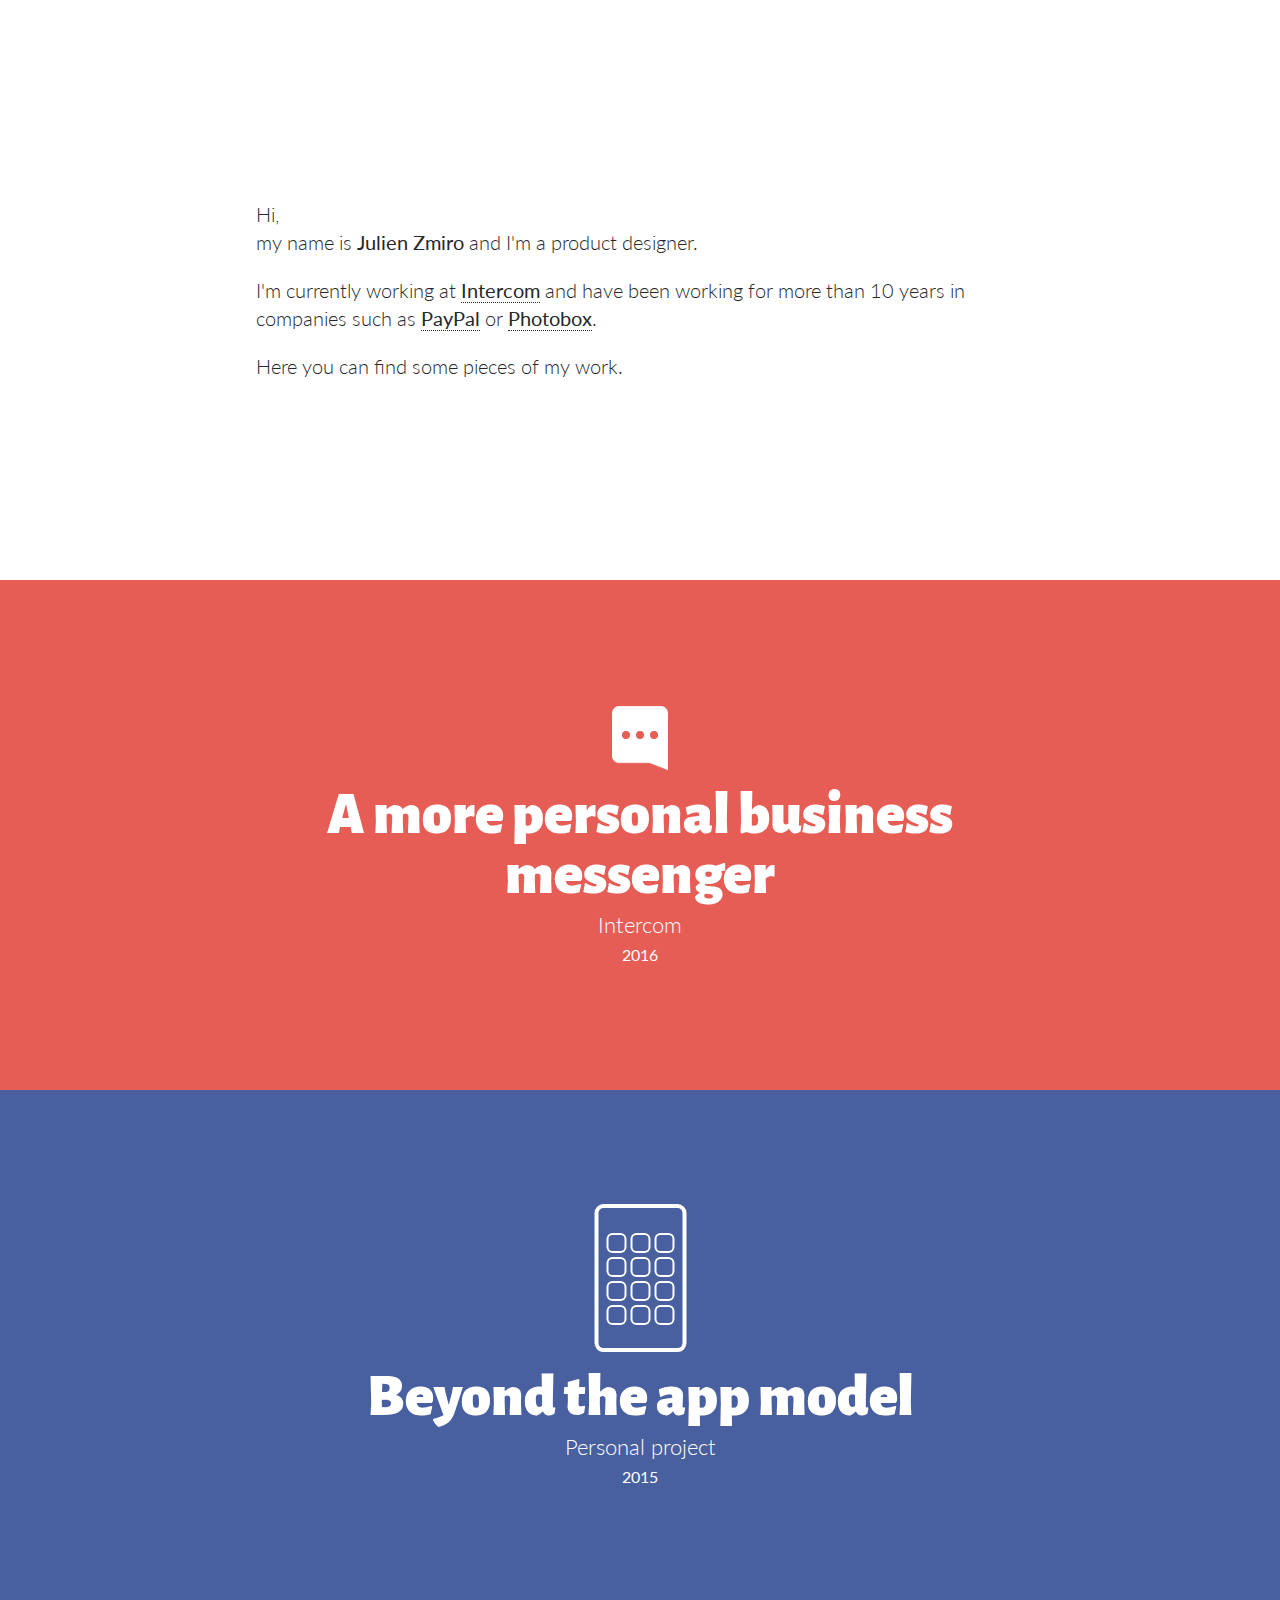
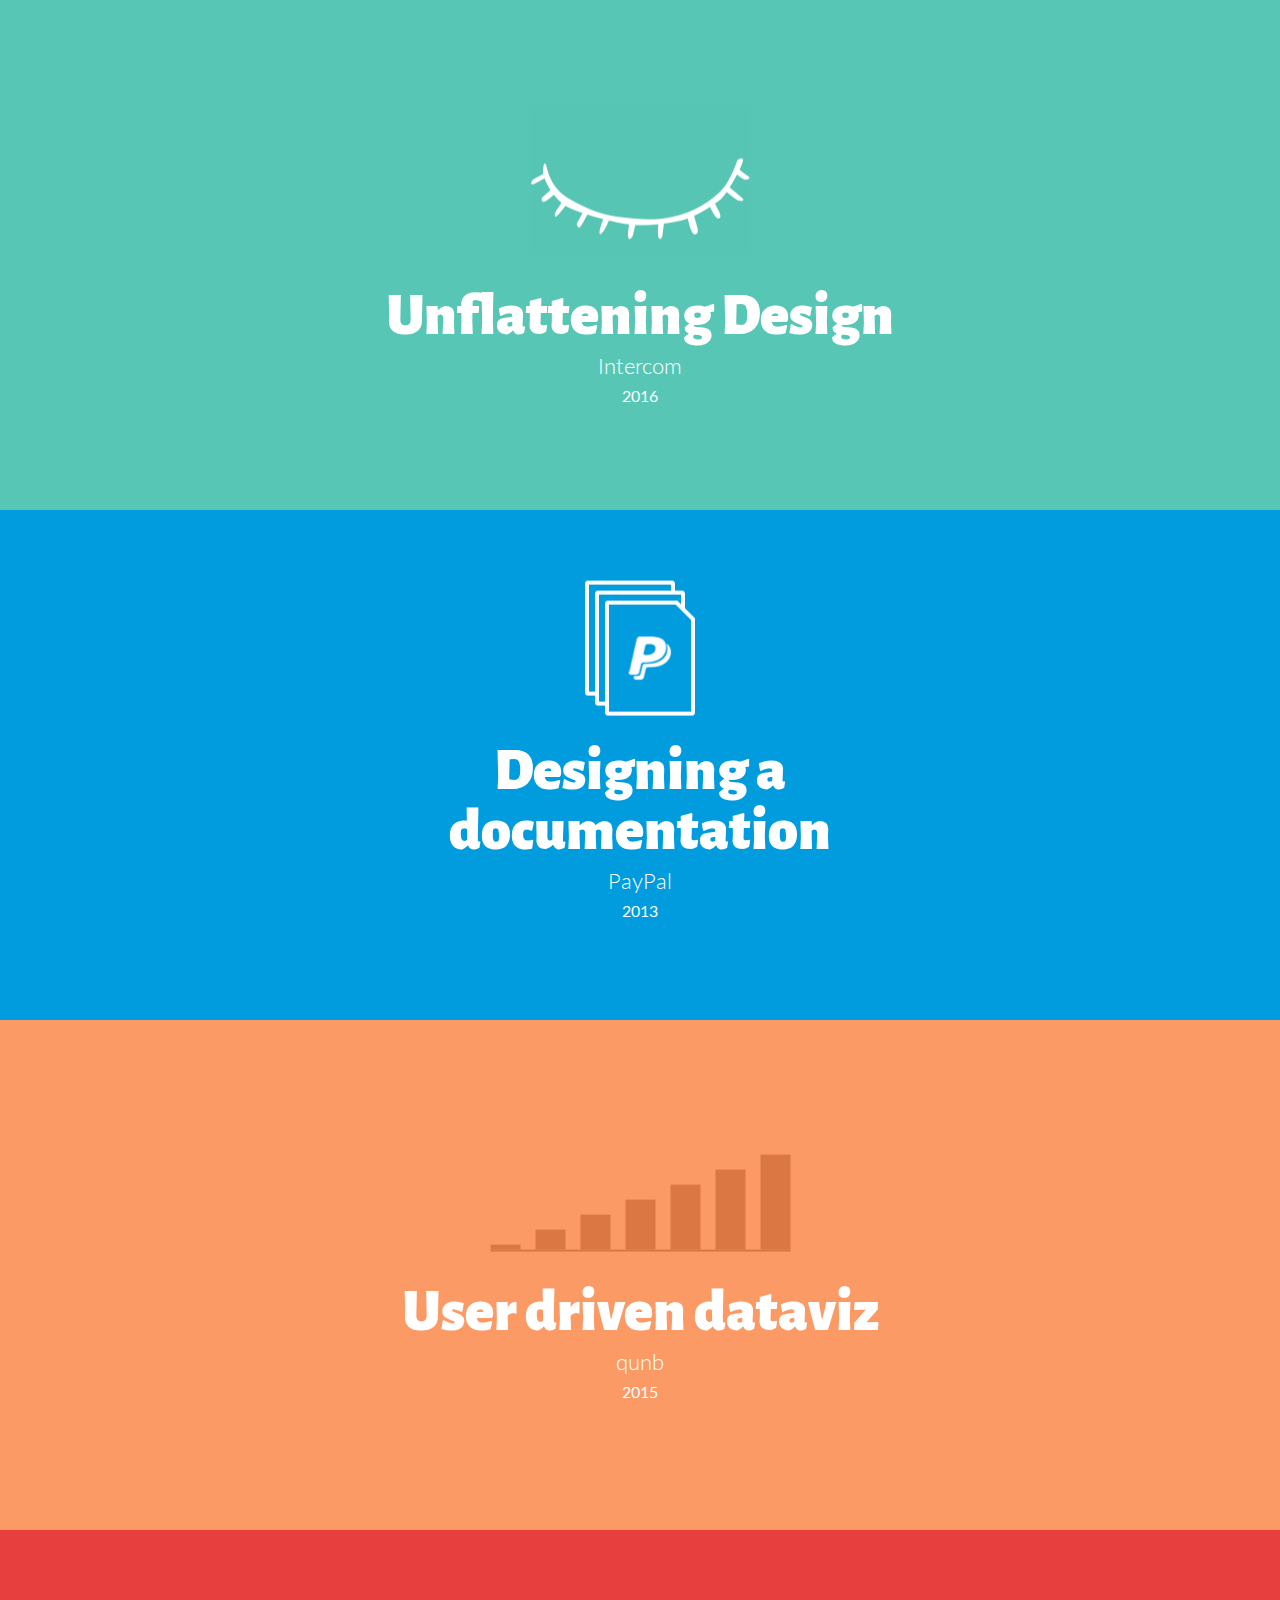
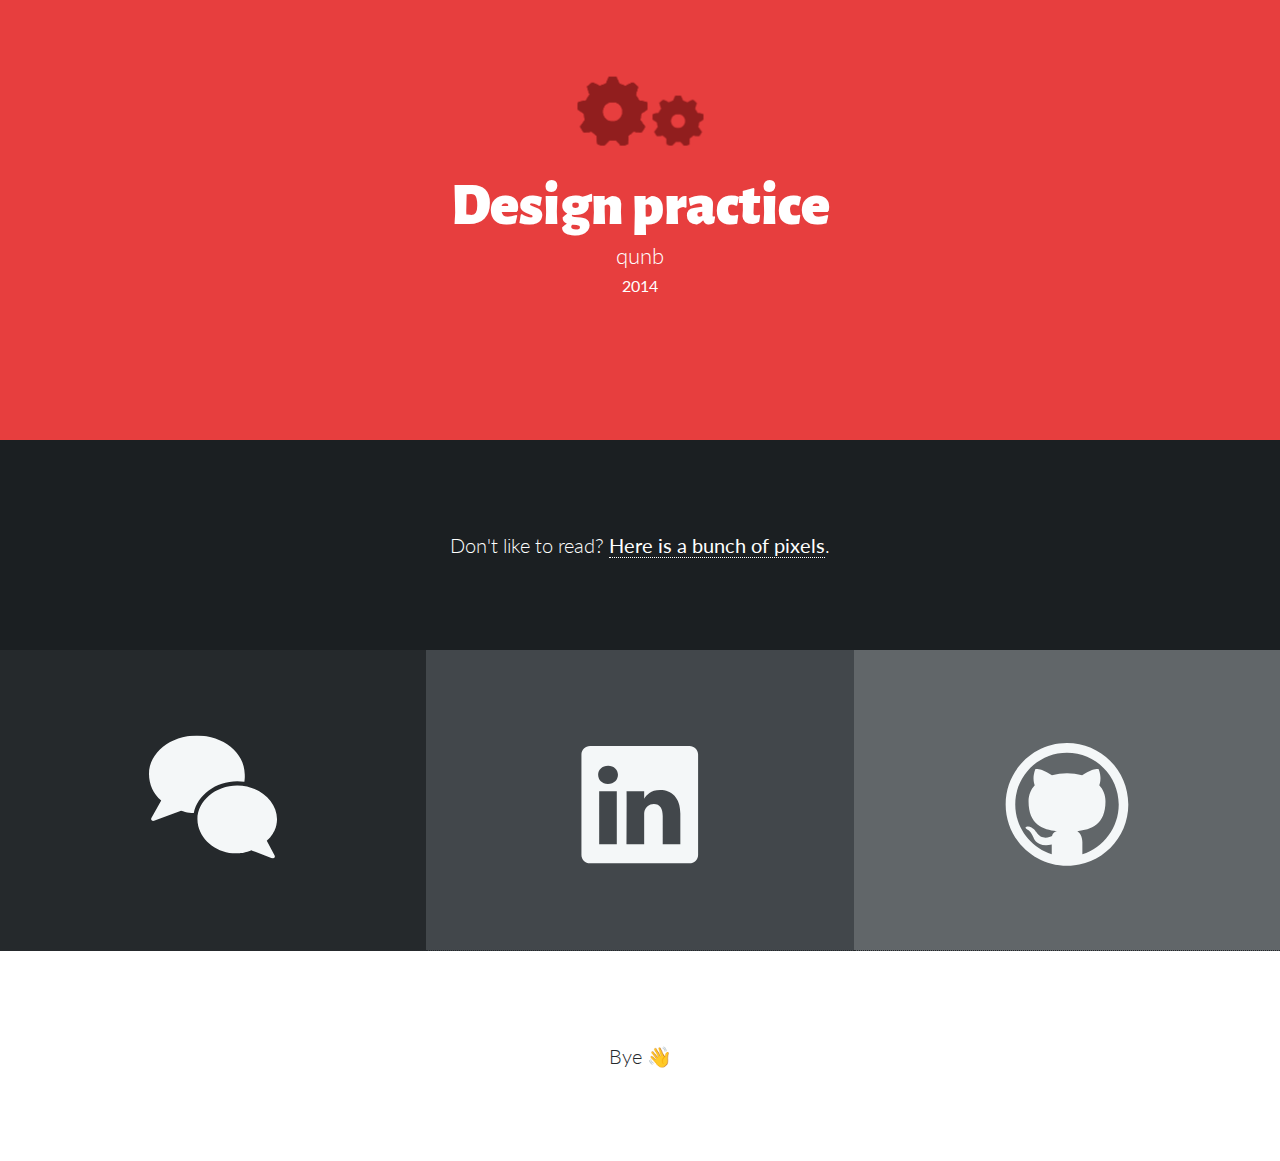
<file: index.html>
<!DOCTYPE html>
<html>
    <head>
        <meta charset="utf-8">
        <meta http-equiv="X-UA-Compatible" content="IE=edge,chrome=1">
        <title>Julien Zmiro - Product Designer</title>
        <meta name="description" content="Julien Zmiro, Product Designer.">
        <meta name="viewport" content="width=device-width">
        <link rel="stylesheet" href="css/screen.css">
        <script src="js/app.js"></script>
    </head>
    <body>

        <section id="introScreen">
            <p>Hi,<br>
                my name is <strong>Julien Zmiro</strong> and I'm a product designer.</p>
            <p>I'm currently working at <a href="https://www.intercom.io" title="Intercom">Intercom</a> and have been working for more than 10 years in companies such as <a href="https://www.paypal.com" title="PayPal">PayPal</a> or <a href="http://www.photobox.co.uk" title="Photobox">Photobox</a>.</p>
            <p>Here you can find some pieces of my work.</p>
        </section>

        <section id="csIntercomMessenger" class="csScreen">
            <a href="case-studies/intercom-messenger.html" title="View the case study : A more personal business messenger">
                <div class="csScreenInner">
                    <div id="intercomMessengerIllu" class="csIllu">
                        <div></div>
                        <div></div>
                        <div></div>
                        <img src="img/intercom-messenger-illu.png" />
                    </div>
                    <h1>A more personal business messenger</h1>
                    <h2>Intercom</h2>
                    <p>2016</p>
                </div>
                <p class="hoverLabel">Read the case study</p>
            </a>
        </section>

        <section id="csBeyondApp" class="csScreen">
            <a href="case-studies/beyond-the-app-model.html" title="View the case study : Beyond the app model">
                <div class="csScreenInner">
                    <div id="beyondAppPhone" class="csIllu">
                      <div></div>
                      <div></div>
                      <div></div>
                      <div></div>
                      <div></div>
                      <div></div>
                      <div></div>
                      <div></div>
                      <div></div>
                      <div></div>
                      <div></div>
                      <div></div>
                    </div>
                    <h1>Beyond the app model</h1>
                    <h2>Personal project</h2>
                    <p>2015</p>
                </div>
                <p class="hoverLabel">Read the case study</p>
            </a>
        </section>

        <section id="csUnflattening" class="csScreen">
            <a href="case-studies/unflattening.html" title="View the case study : Unflattening Design">
                <div class="csScreenInner">
                    <div id="unflatteningIllu" class="csIllu">
                      <img src="img/unflattening-closed-eye.png" class="unflatteningIlluClosedEye" />
                      <img src="img/unflattening-open-eye.png" class="unflatteningIlluOpenEye" />
                    </div>
                    <h1>Unflattening Design</h1>
                    <h2>Intercom</h2>
                    <p>2016</p>
                </div>
                <p class="hoverLabel">Read the case study</p>
            </a>
        </section>

        <section id="csPPDocumentation" class="csScreen">
            <a href="case-studies/design-documentation.html" title="View the case study : Designing a documentation">
                <div class="csScreenInner">
                    <div id="docuVisu" class="csIllu">
                        <img src="img/pp-file2.png" id="ppFile3" />
                        <img src="img/pp-file2.png" id="ppFile2" />
                        <img src="img/pp-file.png" id="ppFile1" />
                    </div>
                    <h1>Designing a documentation</h1>
                    <h2>PayPal</h2>
                    <p>2013</p>
                </div>
                <p class="hoverLabel">Read the case study</p>
            </a>
        </section>

        <section id="csCharts" class="csScreen">
            <a href="case-studies/user-driven-dataviz.html" title="View the case study : Crafting charts">
                <div class="csScreenInner">
                    <!-- <div id="chartVisu" class="csIllu">
                        <img src="img/chart.png" />
                    </div> -->
                    <div id="craftingChartsVisu" class="csIllu">
                        <div id="craftingChartsVisuContainer">
                            <div></div>
                            <div></div>
                            <div></div>
                            <div></div>
                            <div></div>
                            <div></div>
                            <div></div>
                        </div>
                    </div>
                    <h1>User driven dataviz</h1>
                    <h2>qunb</h2>
                    <p>2015</p>
                </div>
                <p class="hoverLabel">Read the case study</p>
            </a>
        </section>

        <section id="csDesignPractice" class="csScreen">
            <a href="case-studies/design-practice.html" title="View the case study : Design practice">
                <div class="csScreenInner">
                    <div id="workPrototypePhotoboxVisu" class="csIllu">
                        <img src="img/gear.png" id="workPrototypePbxGearLarge">
                        <img src="img/gear-small.png" id="workPrototypePbxGearSmall">
                    </div>
                    <h1>Design practice</h1>
                    <h2>qunb</h2>
                    <p>2014</p>
                </div>
                <p class="hoverLabel">Read the case study</p>
            </a>
        </section>

        <!-- <section id="csCraftingCharts" class="csScreen">
            <a href="case-studies/crafting-charts.html" title="View the case study : Crafting charts">
                <div class="csScreenInner">
                    <div id="craftingChartsVisu" class="csIllu">
                        <div id="craftingChartsVisuContainer">
                            <div></div>
                            <div></div>
                            <div></div>
                            <div></div>
                            <div></div>
                            <div></div>
                            <div></div>
                        </div>
                    </div>
                    <h1>Crafting charts</h1>
                    <h2>qunb</h2>
                    <p>2015</p>
                </div>
                <p class="hoverLabel">Read the case study</p>
            </a>
        </section> -->

        <!-- <section id="csPbxUpload" class="csScreen">
            <a href="case-studies/design-upload-experience.html" title="View the case study : A better upload experience">
                <div class="csScreenInner">
                    <div id="loaderVisu" class="csIllu">
                        <div id="loaderVisuProgress"></div>
                    </div>
                    <h1>A better upload experience</h1>
                    <h2>Photobox</h2>
                    <p>2012</p>
                </div>
                <p class="hoverLabel">Read the case study</p>
            </a>
        </section>

        <section id="csPbxUpsell" class="csScreen">
            <a href="case-studies/products-upsell.html" title="View the case study : Rethinking products upsell">
                <div class="csScreenInner">
                    <div id="visuCircle" class="csIllu">
                      <p>+</p>
                    </div>
                    <h1>Rethinking products upsell</h1>
                    <h2>Photobox</h2>
                    <p>2012</p>
                </div>
                <p class="hoverLabel">Read the case study</p>
            </a>
        </section> -->

        <section id="bunchOfPixels"><p>Don't like to read? <a href="case-studies/bunchofpixels.html">Here is a bunch of pixels</a>.</p></section>



        <section id="contactScreen">
            <a href="#" title="Message me" class="messageMeButton">
                <div>
                    <svg version="1.1" xmlns="http://www.w3.org/2000/svg" xmlns:xlink="http://www.w3.org/1999/xlink" xmlns:a="http://ns.adobe.com/AdobeSVGViewerExtensions/3.0/" x="0px" y="0px" width="128px" height="123px" viewBox="0 0 128 123" overflow="visible" xml:space="preserve">
                      <g stroke="none" stroke-width="1" fill="none" fill-rule="evenodd">
                          <path d="M88.2090665,45.7768474 C90.653867,45.7768474 93.0474666,46.002 95.3984003,46.3480678 C96.0042666,42.1827458 95.7824002,39.1098305 95.7226667,38.4427118 C95.6544001,17.236678 74.2101334,0 47.8592001,0 C21.4698667,0 0,17.2908814 0,38.5427796 C0,48.962339 4.32213334,58.3311864 12.2154667,65.1191186 L2.40213334,82.3808134 C1.96693333,83.148 2.06933333,84.0986441 2.65813334,84.7615933 C3.072,85.2244069 3.6608,85.4745764 4.26666667,85.4745764 C4.52266667,85.4745764 4.78293334,85.4328813 5.03466667,85.3369832 L32.0810667,75.1717627 C34.6026667,75.9264409 37.7002667,76.8437287 40.2986667,77.127254 C41.8304001,77.2898641 43.3237334,77.4149489 44.8000001,77.5150167 C48.2986667,59.7905083 66.7263999,45.7768474 88.2090665,45.7768474 Z M88.2090665,49.9463391 C66.6410668,49.9463391 48.4181334,65.3442711 48.4181334,83.5732882 C48.4181334,85.8956949 48.6954667,88.1722373 49.2202667,90.3820677 C52.8938668,105.834203 68.7445334,117.854848 87.0869335,117.854848 C87.1039999,117.854848 87.1253335,117.850678 87.146667,117.850678 C88.4095999,117.850678 89.6682668,117.788136 90.9183999,117.667221 C91.3621333,117.625525 91.7930669,117.542136 92.2325337,117.487932 C93.0559999,117.383695 93.8837337,117.279458 94.7029332,117.125186 C95.2021335,117.029288 95.6970666,116.891695 96.1920002,116.774949 C96.9386665,116.604 97.6853333,116.44139 98.4192003,116.224576 C98.9397336,116.070305 99.4474665,115.882678 99.9637332,115.707559 C100.791467,115.432373 101.6192,115.169695 102.429867,114.836136 L103.227733,115.148847 L122.944,122.854068 C123.2,122.954136 123.4688,123 123.733333,123 C124.322133,123 124.9024,122.762339 125.312,122.320373 C125.9136,121.674102 126.037333,120.735966 125.627733,119.960441 L117.7856,105.12539 C118.4256,104.575017 119.005867,103.995458 119.5904,103.415899 C119.9104,103.090678 120.2304,102.761288 120.5376,102.427729 C120.9216,102.01078 121.288533,101.581322 121.642667,101.147695 C121.941333,100.784949 122.235734,100.422203 122.513067,100.051119 C122.824534,99.6383391 123.106134,99.2172201 123.387733,98.7961016 C123.665067,98.3791523 123.9424,97.9663726 124.194134,97.5410845 C124.4288,97.1449829 124.637867,96.7405426 124.846934,96.3361017 C125.0944,95.8691185 125.346133,95.4021358 125.563733,94.9226441 C125.738667,94.5348813 125.888,94.1387798 126.0416,93.7468474 C126.2464,93.2381696 126.455467,92.733661 126.626133,92.2166438 C126.762667,91.8038642 126.865067,91.3827457 126.980267,90.9616272 C127.121067,90.4529494 127.2704,89.9484407 127.381333,89.4314236 C127.492267,88.9102373 127.560533,88.3765425 127.6416,87.8511866 C127.7056,87.4175591 127.7952,86.992271 127.842134,86.5544744 C127.944534,85.5746442 128,84.582305 128,83.5732882 C128,65.3442711 109.777067,49.9463391 88.2090665,49.9463391 Z" fill="#F4F7F8"></path>
                      </g>
                    </svg>
                </div>
            </a>
            <a href="https://linkedin.com/in/julienzmiro/" title="View my Linkedin profile">
                <div>
                    <svg version="1.1" xmlns="http://www.w3.org/2000/svg" xmlns:xlink="http://www.w3.org/1999/xlink" xmlns:a="http://ns.adobe.com/AdobeSVGViewerExtensions/3.0/" x="0px" y="0px" width="128px" height="140px" viewBox="-5.438 -18.979 128 140" overflow="visible" enable-background="new -5.438 -18.979 128 140" xml:space="preserve">
                        <path fill="#F4F7F8" d="M108.035,0H8.622C3.861,0,0,3.766,0,8.409v100.578c0,4.645,3.861,8.408,8.622,8.408h99.414 c4.762,0,8.621-3.764,8.621-8.408V8.409C116.656,3.766,112.797,0,108.035,0z M35.362,98.272h-17.62V45.262h17.62V98.272z M26.553,38.024h-0.114c-5.915,0-9.737-4.071-9.737-9.158c0-5.202,3.939-9.159,9.969-9.159c6.026,0,9.737,3.958,9.852,9.159 C36.522,33.954,32.697,38.024,26.553,38.024z M98.896,98.272H81.278v-28.36c0-7.125-2.551-11.986-8.927-11.986 c-4.866,0-7.767,3.277-9.039,6.444c-0.466,1.132-0.58,2.716-0.58,4.3v29.603H45.113c0,0,0.231-48.037,0-53.011h17.619v7.509 c2.341-3.613,6.527-8.753,15.879-8.753c11.593,0,20.285,7.577,20.285,23.858V98.272z"></path>
                    </svg>
                </div>
            </a>
            <a href="https://github.com/julienzmiro" title="Find me on Github">
                <div>
                    <svg version="1.1" xmlns="http://www.w3.org/2000/svg" xmlns:xlink="http://www.w3.org/1999/xlink" xmlns:a="http://ns.adobe.com/AdobeSVGViewerExtensions/3.0/" x="0px" y="0px" width="128px" height="140px" viewBox="-2.667 -16.064 128 140" overflow="visible" enable-background="new -2.667 -16.064 128 140" xml:space="preserve">
                        <path fill="#F4F7F8" d="M122.651,61.356c0,33.914-27.44,61.355-61.357,61.355C27.44,122.711,0,95.27,0,61.356C0,27.502,27.44,0,61.294,0
                            C95.21,0,122.651,27.502,122.651,61.356 M76.695,111.207c21.091-6.949,36.37-26.603,36.37-49.851
                            c0-28.581-23.185-51.769-51.771-51.769c-28.519,0-51.707,23.188-51.707,51.769c0,23.248,15.338,42.96,36.492,49.851v-9.765
                            c-15.101,3.414-18.277-7.071-18.277-7.071c-2.396-6.172-5.87-7.789-5.87-7.789c-4.854-3.296,0.356-3.235,0.356-3.235
                            c5.334,0.359,8.148,5.451,8.148,5.451c5.035,8.63,13.364,5.514,15.941,4.255c0.778-3.775,3.715-4.555,4.674-4.854
                            C37.45,86.761,22.89,81.848,22.89,58.3c0-6.591,2.335-11.983,6.17-16.178c-0.599-1.558-2.696-7.669,0.597-15.998
                            c0,0,5.093-1.616,16.602,6.171c4.792-1.318,9.942-1.978,15.097-2.037c5.093,0.059,10.246,0.718,15.103,2.037
                            c11.505-7.788,16.533-6.171,16.533-6.171c3.297,8.329,1.259,14.44,0.601,15.998c3.895,4.195,6.23,9.587,6.23,16.178
                            c0,23.548-14.561,28.402-28.157,29.839c2.452,1.678,5.029,4.854,5.029,10.905V111.207z"></path>
                    </svg>
                </div>
            </a>
        </section>

        <section id="resumeScreen">
            <!-- <p>You can also <a href="julien-zmiro-resume.pdf" title="Download my resume">download my resume</a>.</p> -->
            <p>Bye &#x1f44b;</p>
        </section>

        <script>
            var _gaq=[['_setAccount','UA-6108297-1'],['_trackPageview']];
            (function(d,t){var g=d.createElement(t),s=d.getElementsByTagName(t)[0];
            g.src=('https:'==location.protocol?'//ssl':'//www')+'.google-analytics.com/ga.js';
            s.parentNode.insertBefore(g,s)}(document,'script'));
        </script>
        <script>
  window.intercomSettings = {
    app_id: "tzsd38fh"
  };
</script>
<script>(function(){var w=window;var ic=w.Intercom;if(typeof ic==="function"){ic('reattach_activator');ic('update',intercomSettings);}else{var d=document;var i=function(){i.c(arguments)};i.q=[];i.c=function(args){i.q.push(args)};w.Intercom=i;function l(){var s=d.createElement('script');s.type='text/javascript';s.async=true;s.src='https://widget.intercom.io/widget/tzsd38fh';var x=d.getElementsByTagName('script')[0];x.parentNode.insertBefore(s,x);}if(w.attachEvent){w.attachEvent('onload',l);}else{w.addEventListener('load',l,false);}}})()</script>
    </body>
</html>
</file>
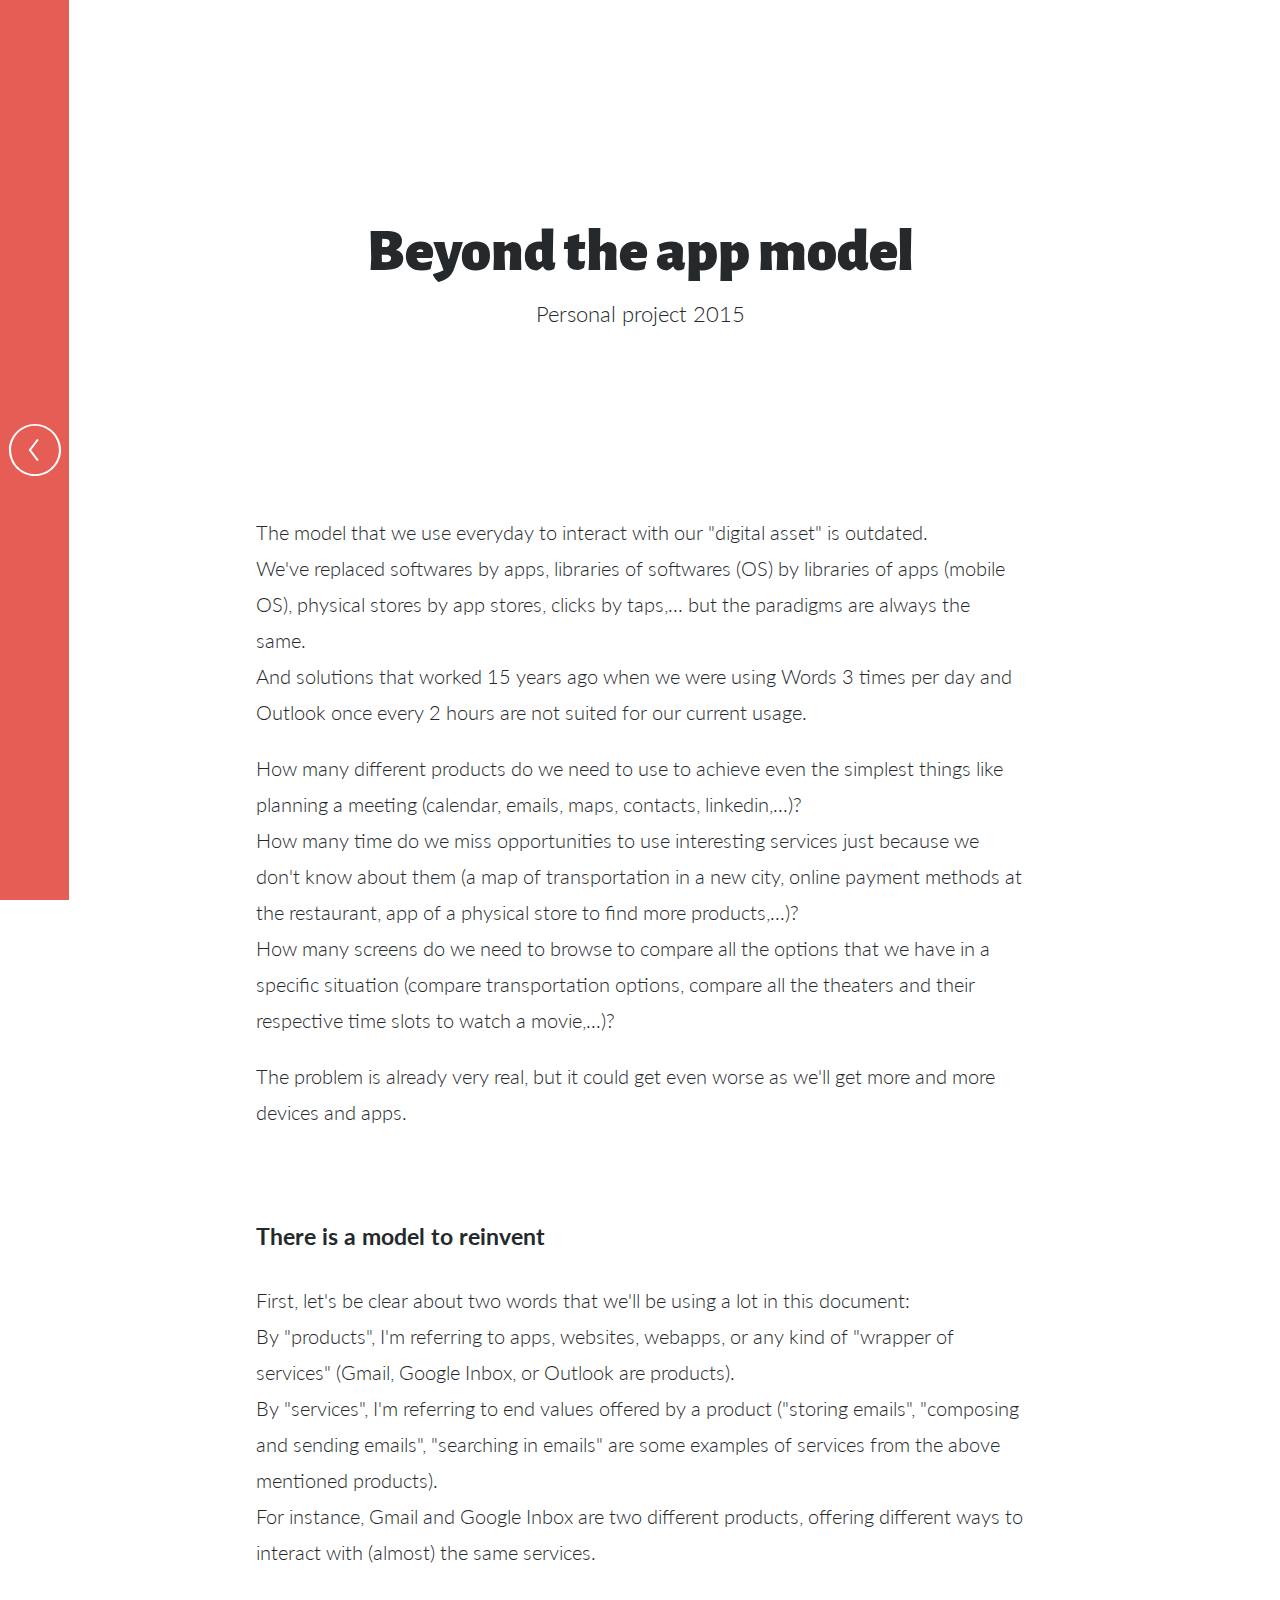
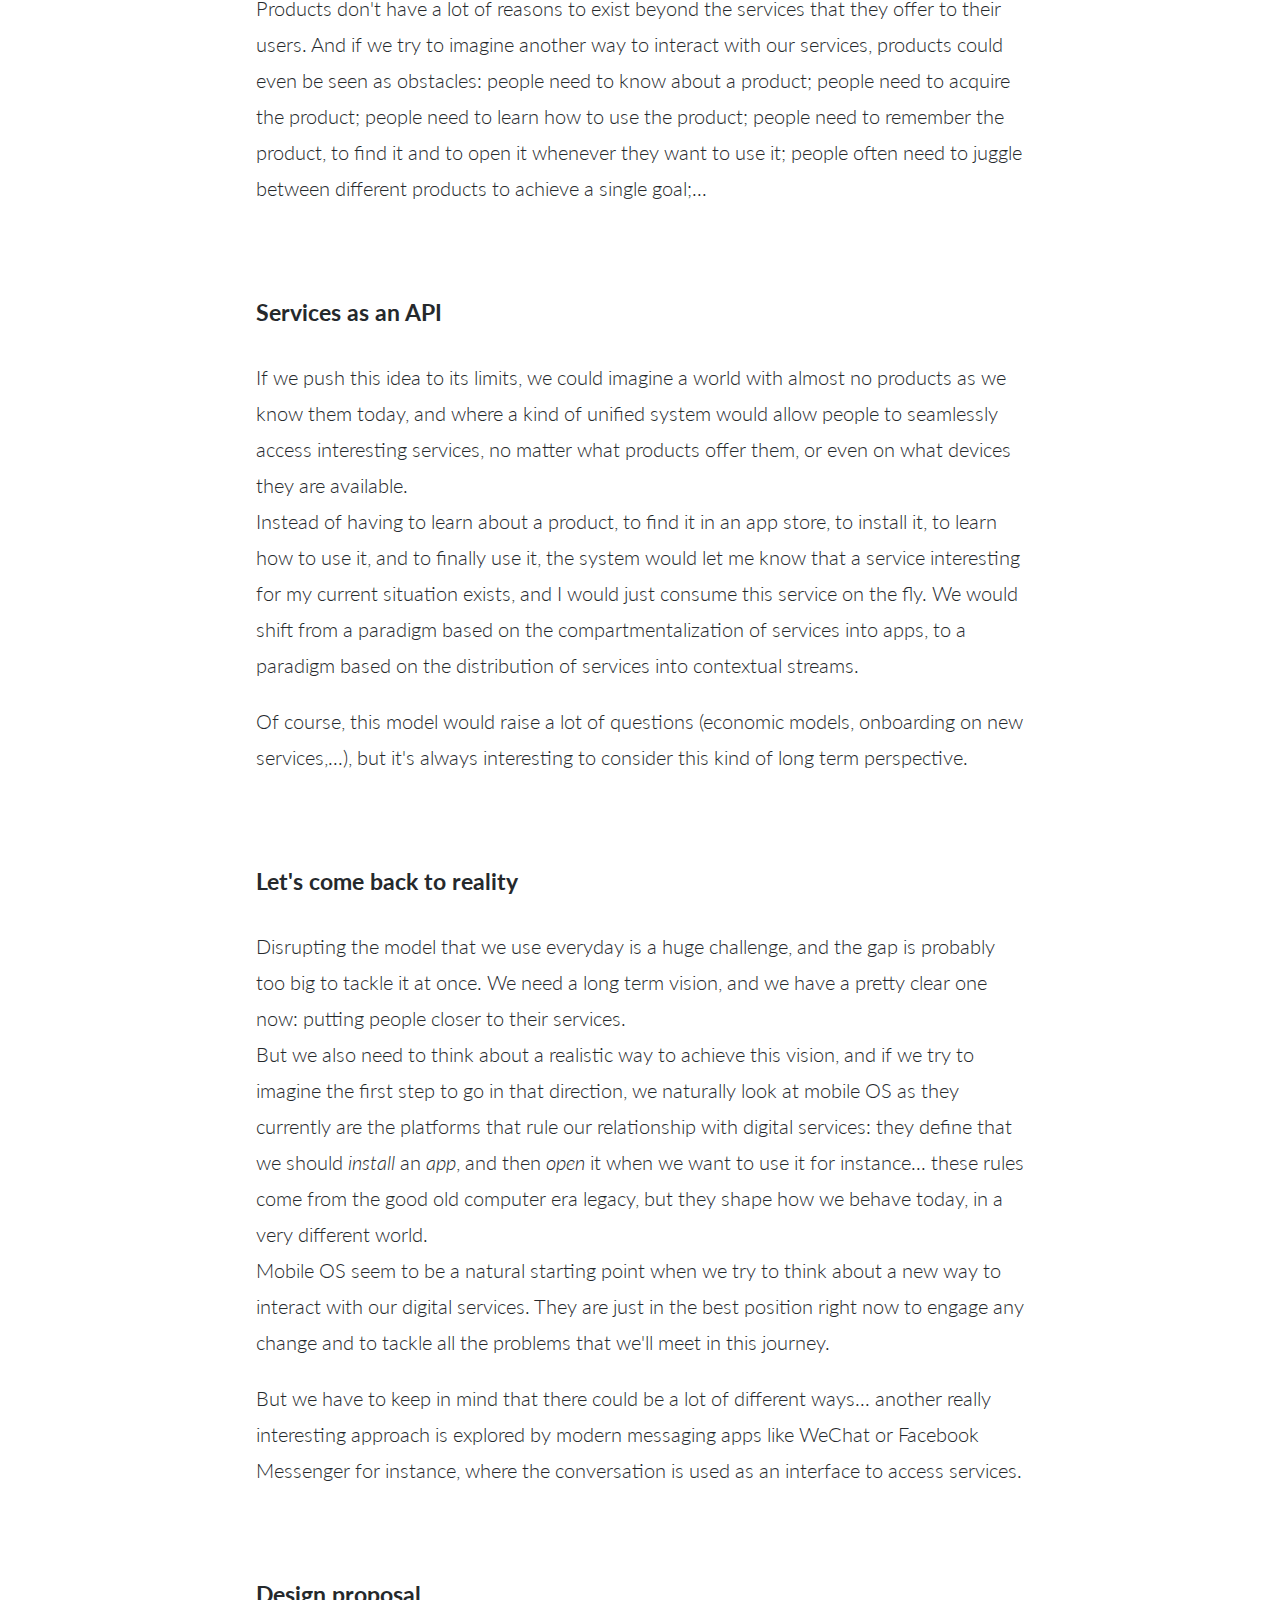
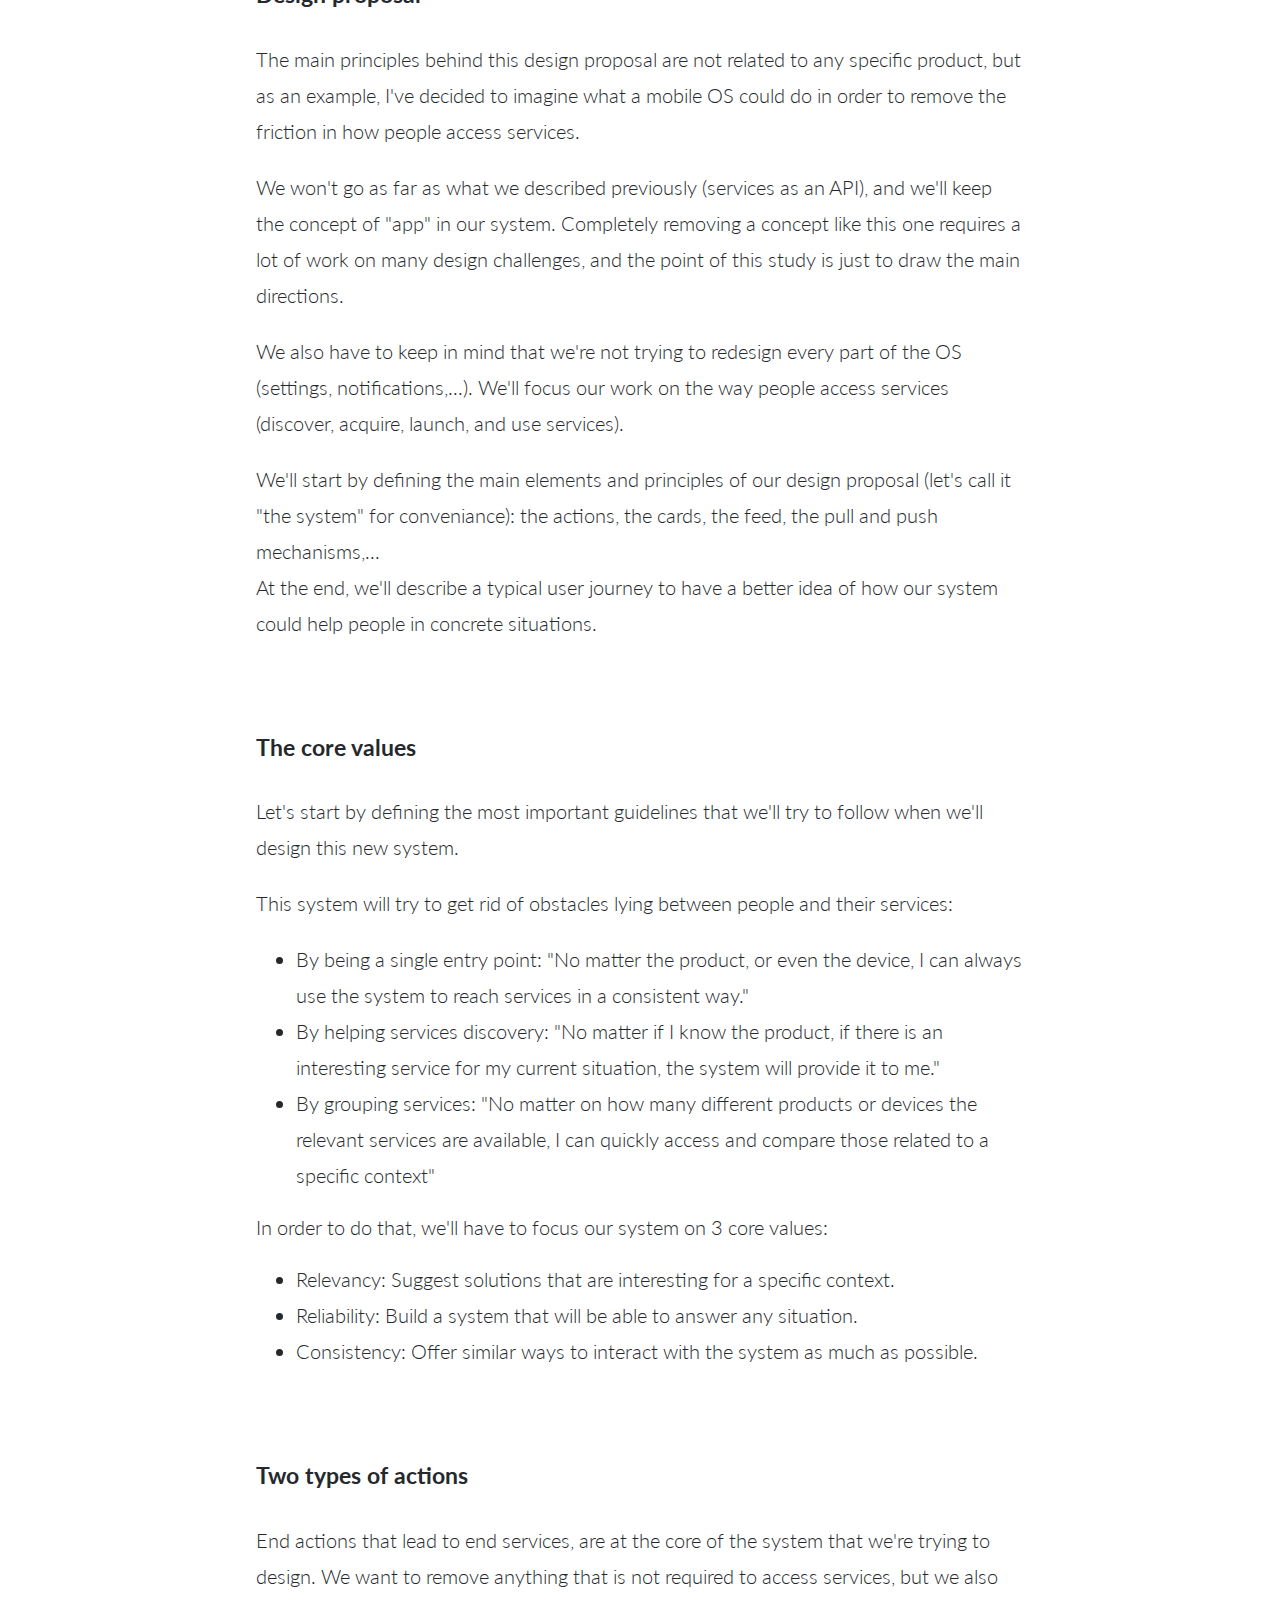
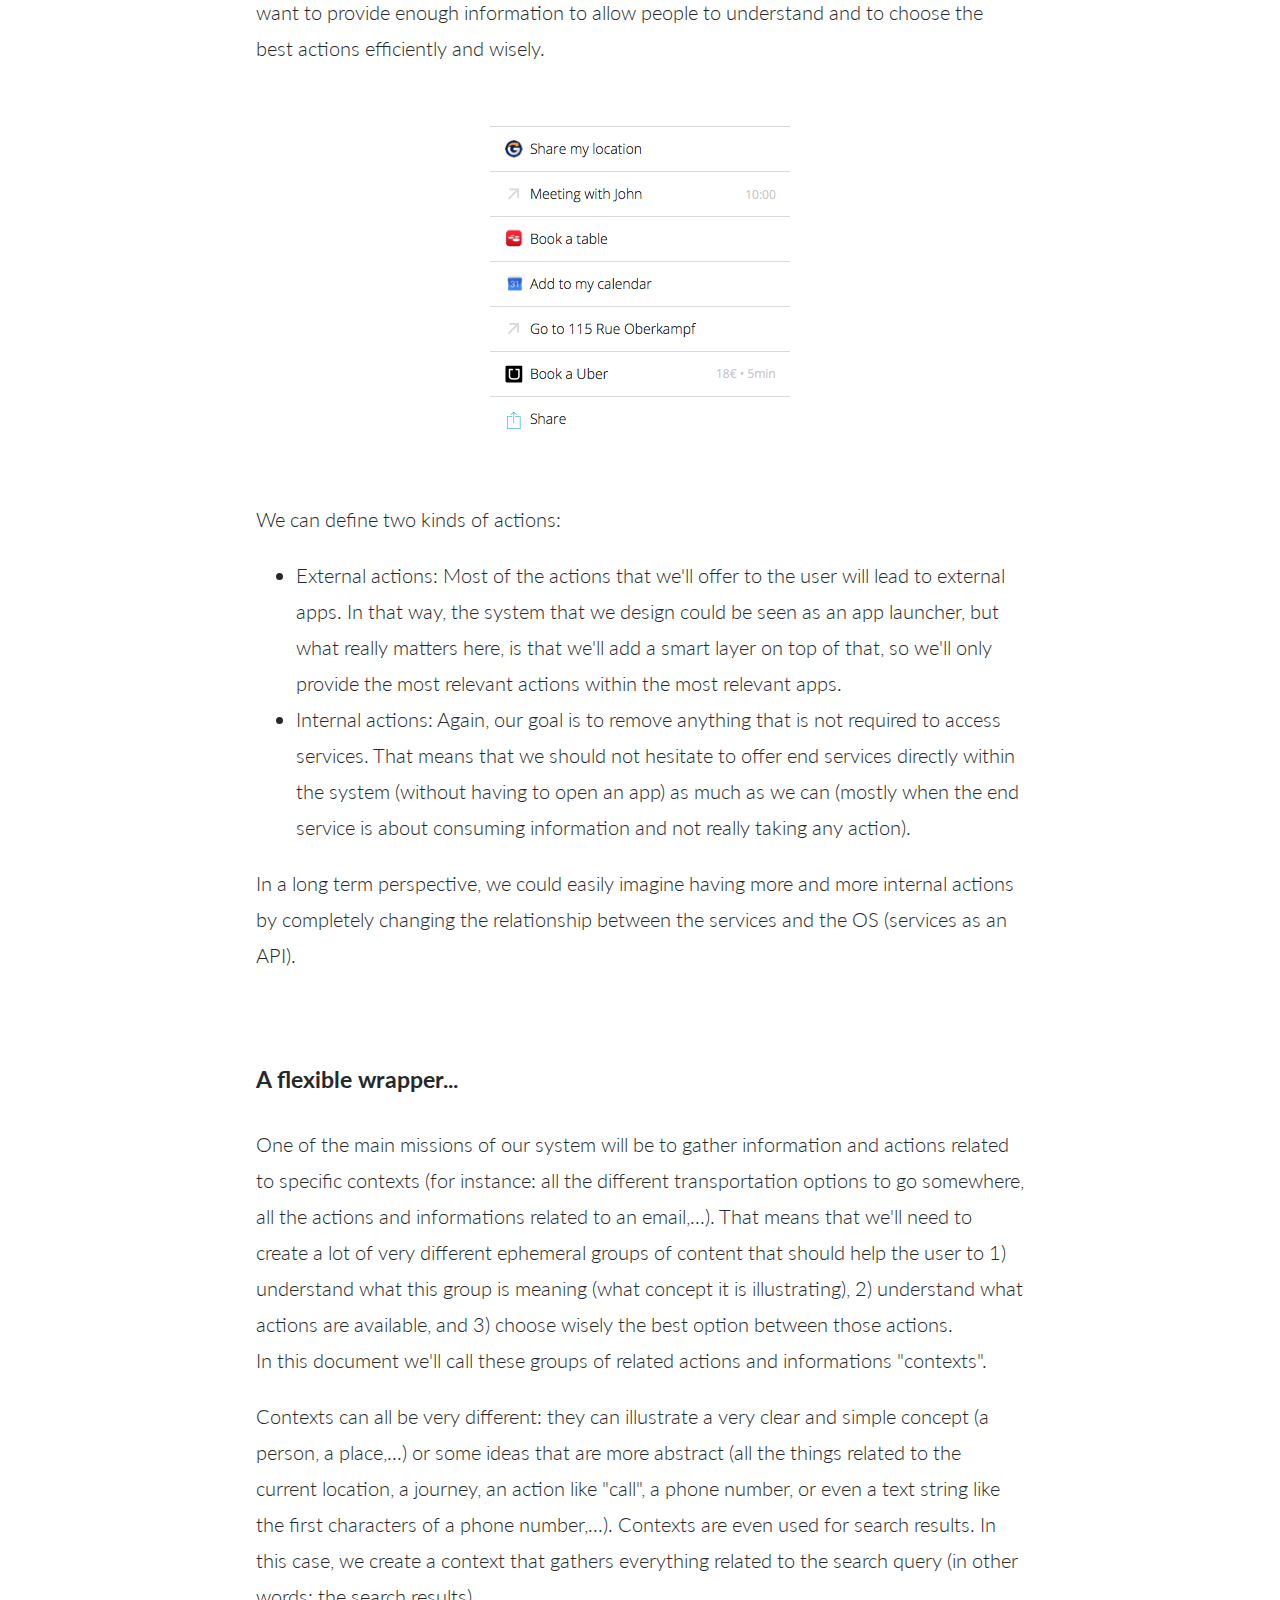
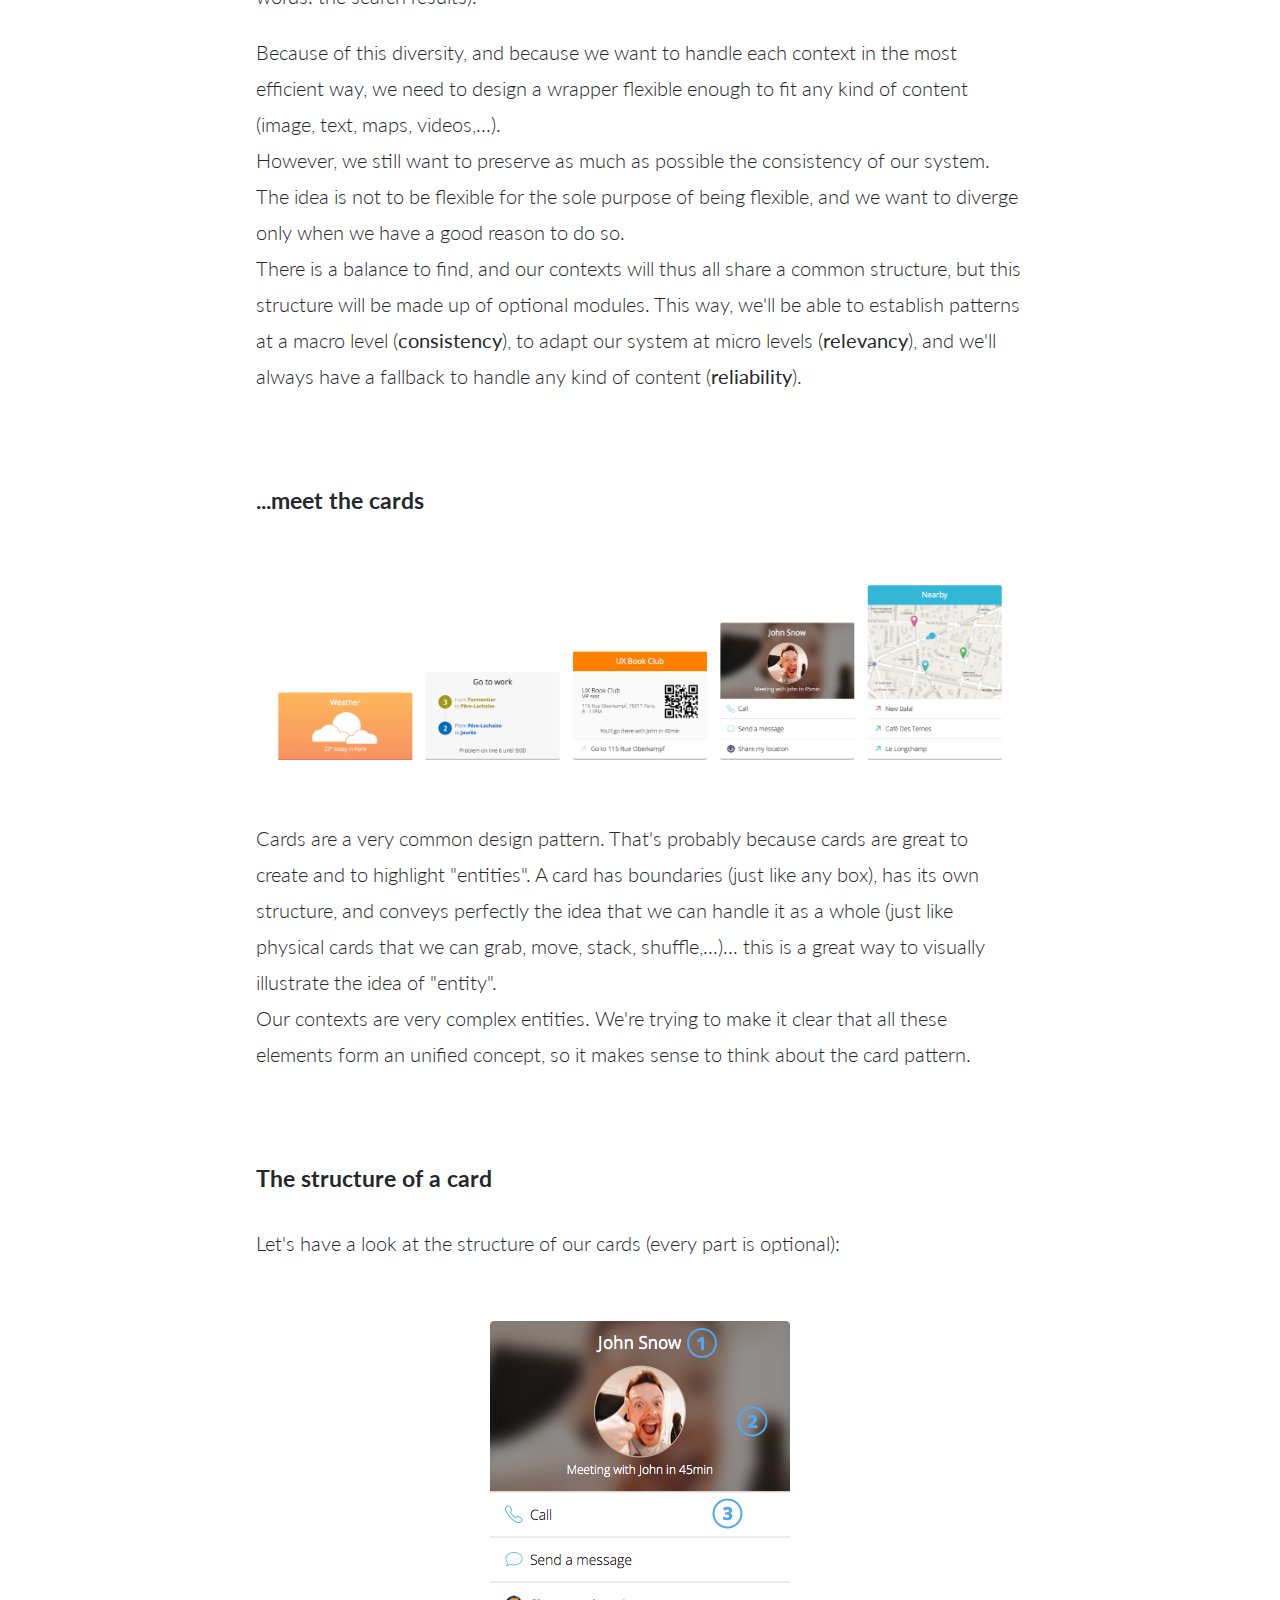
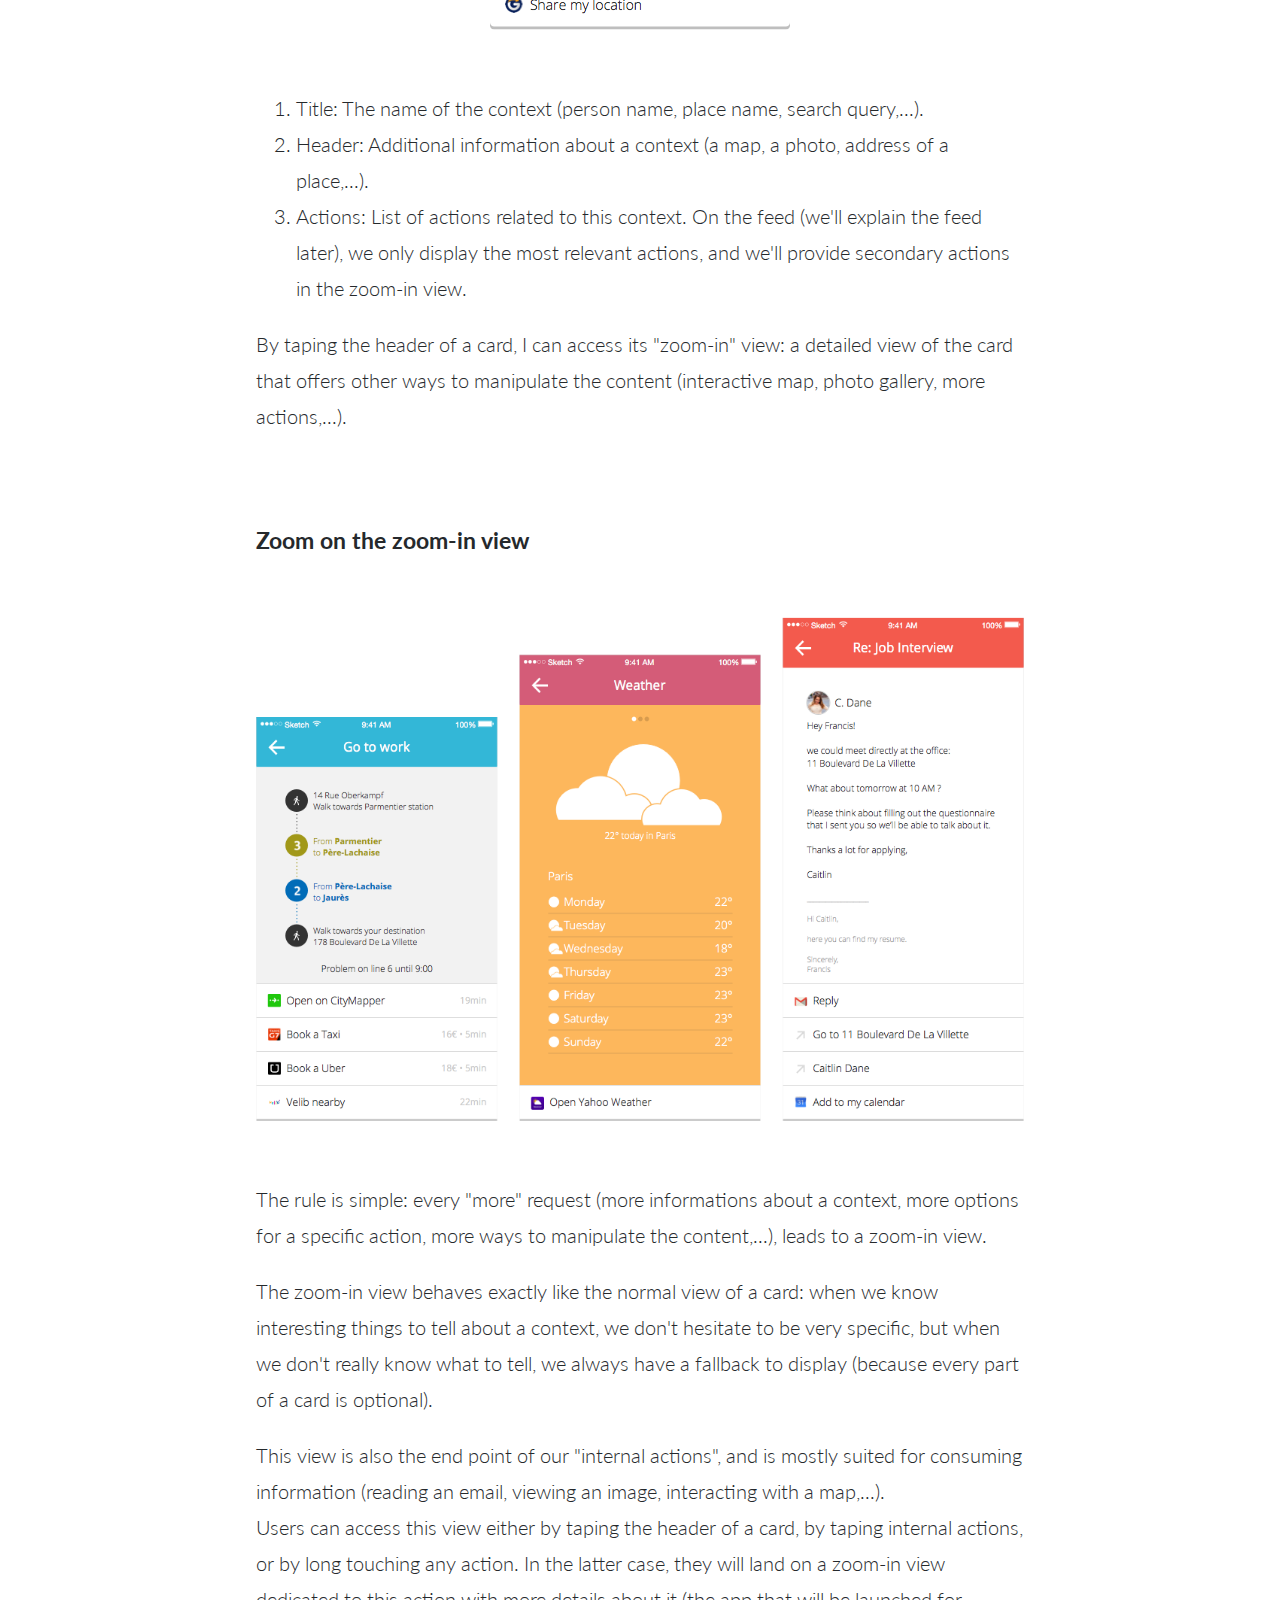
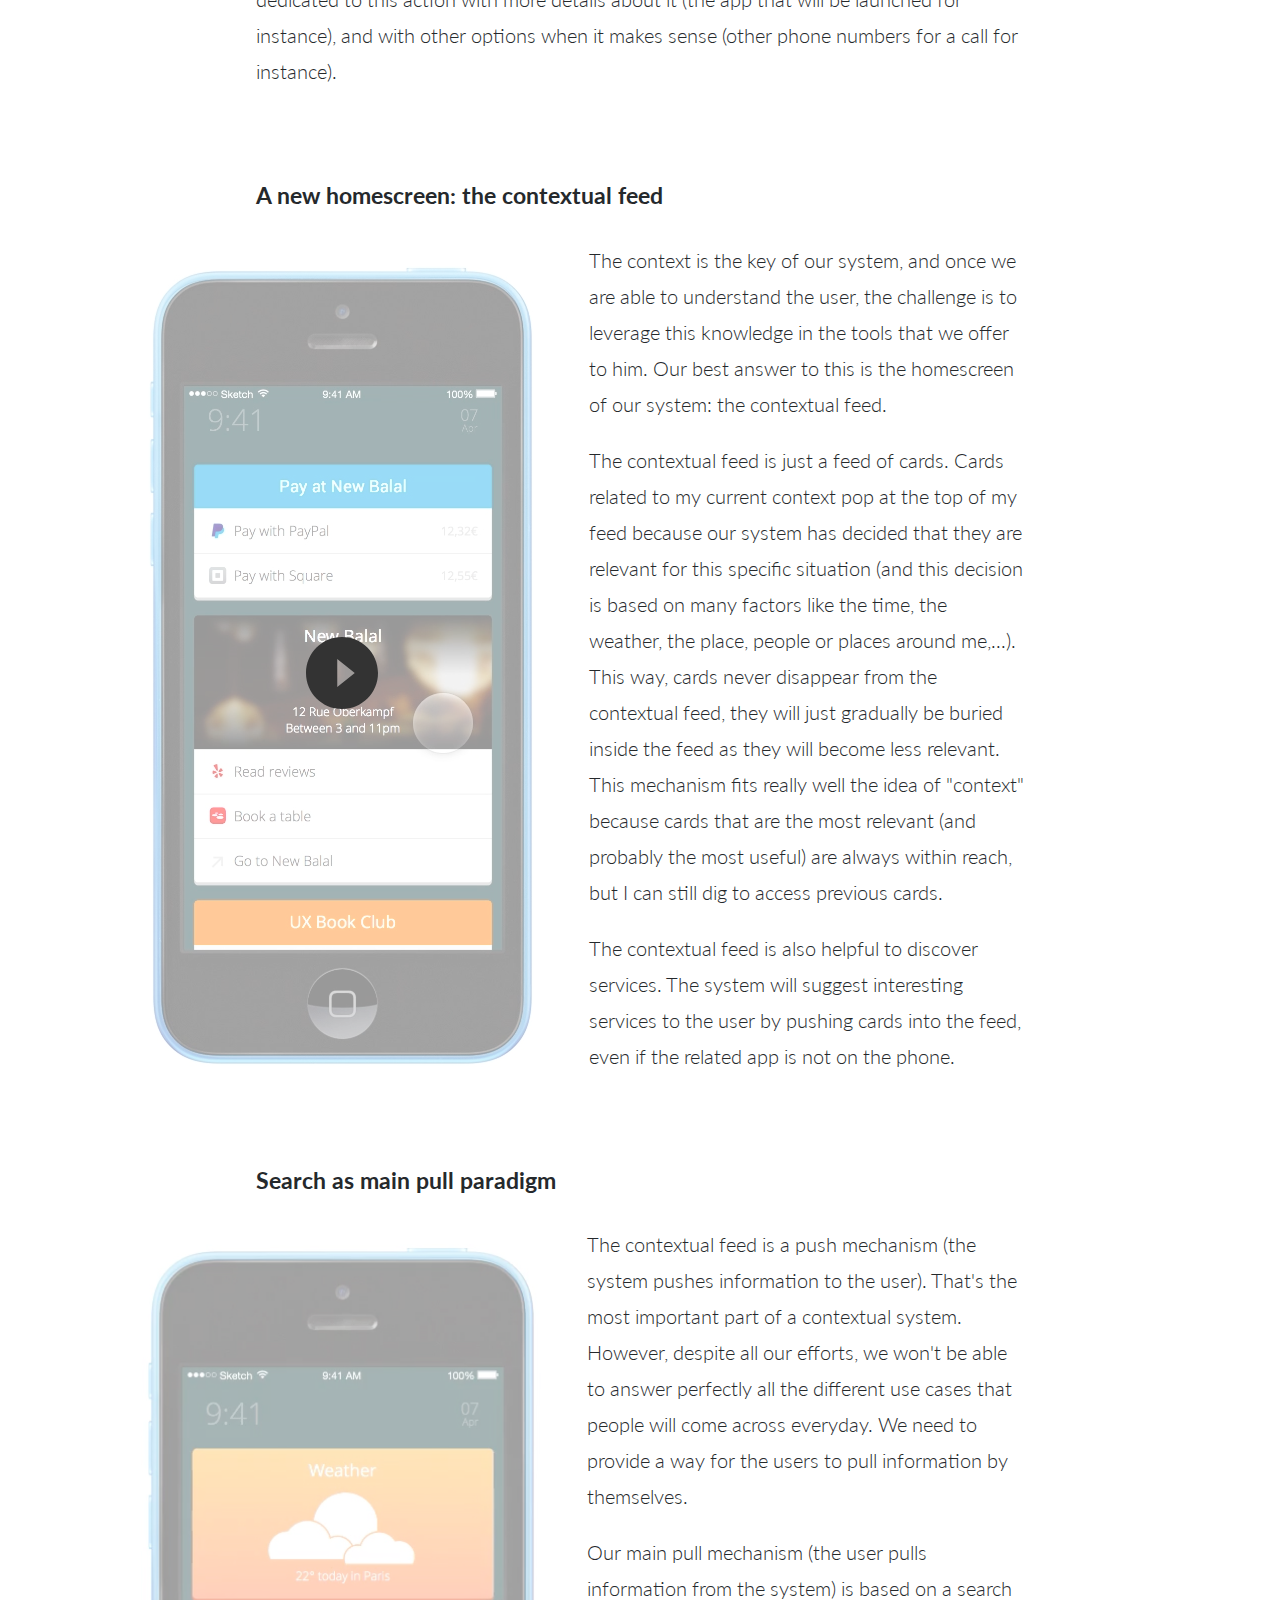
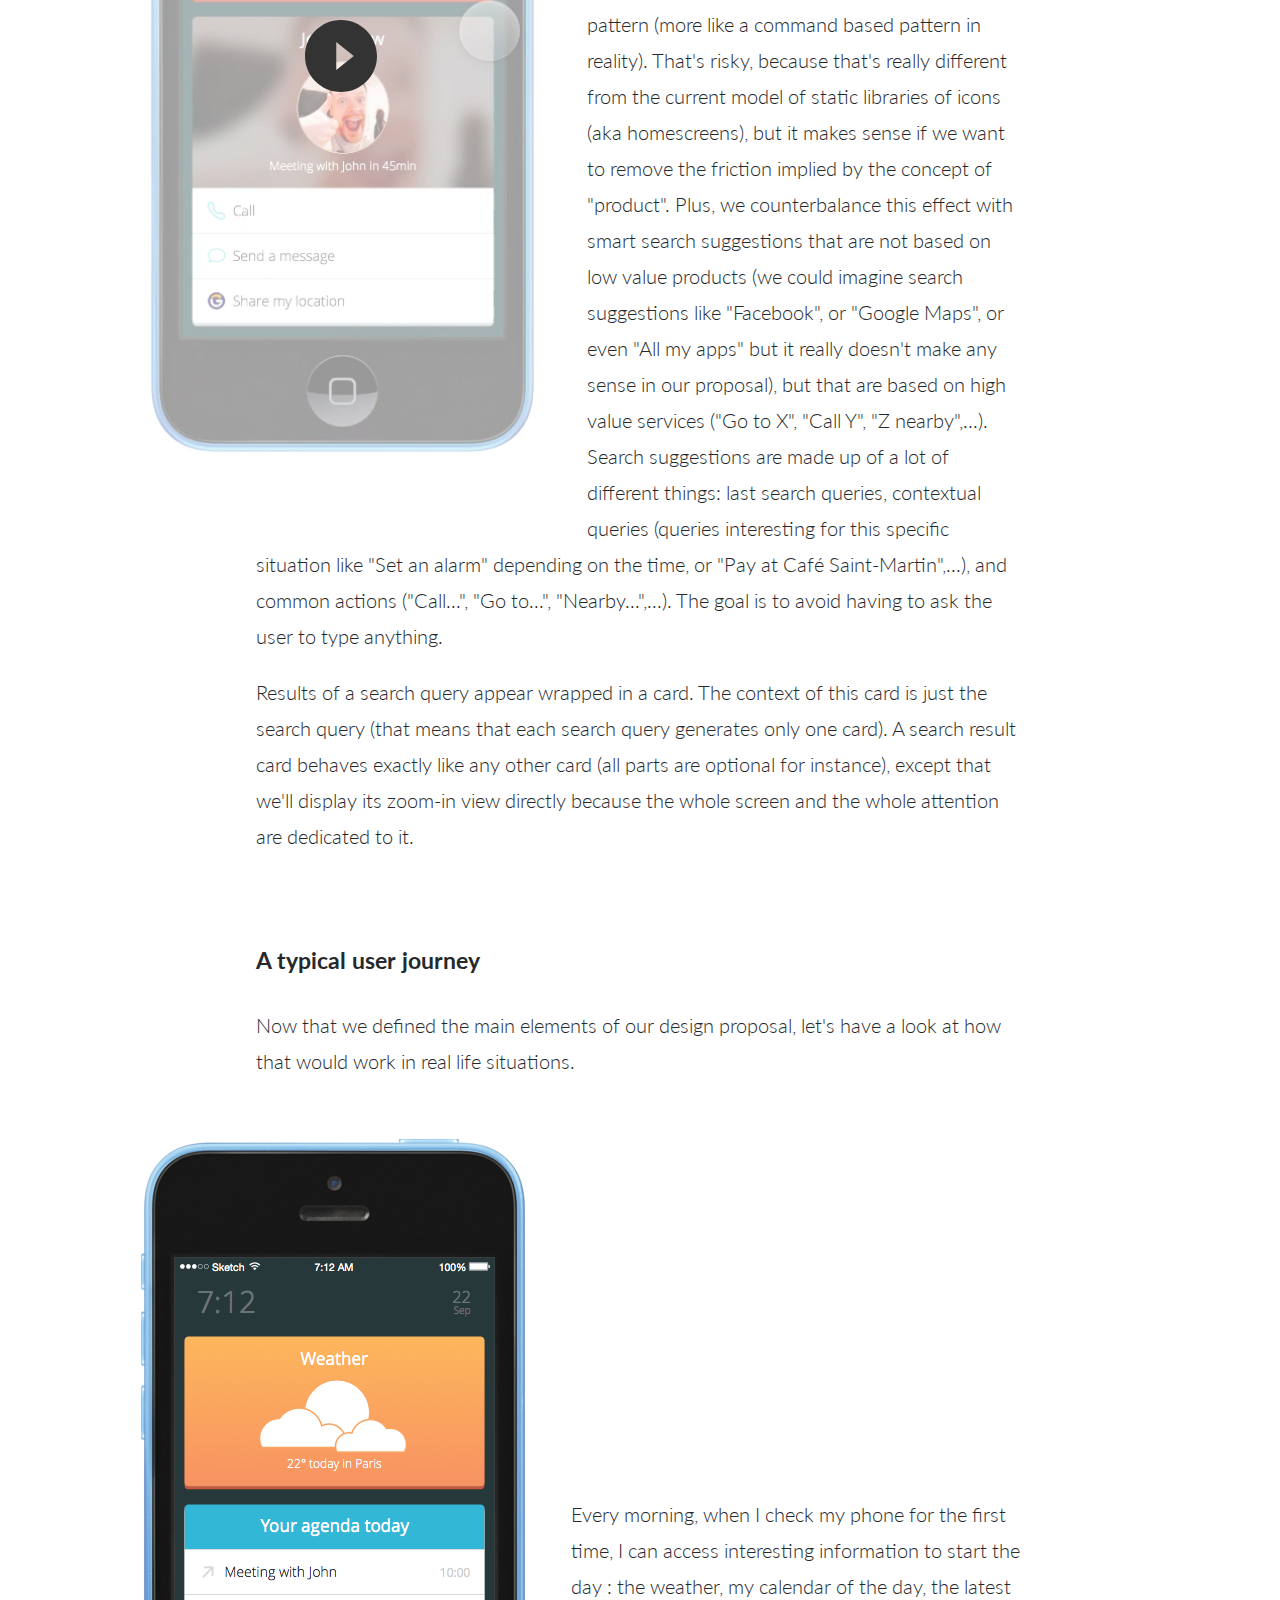
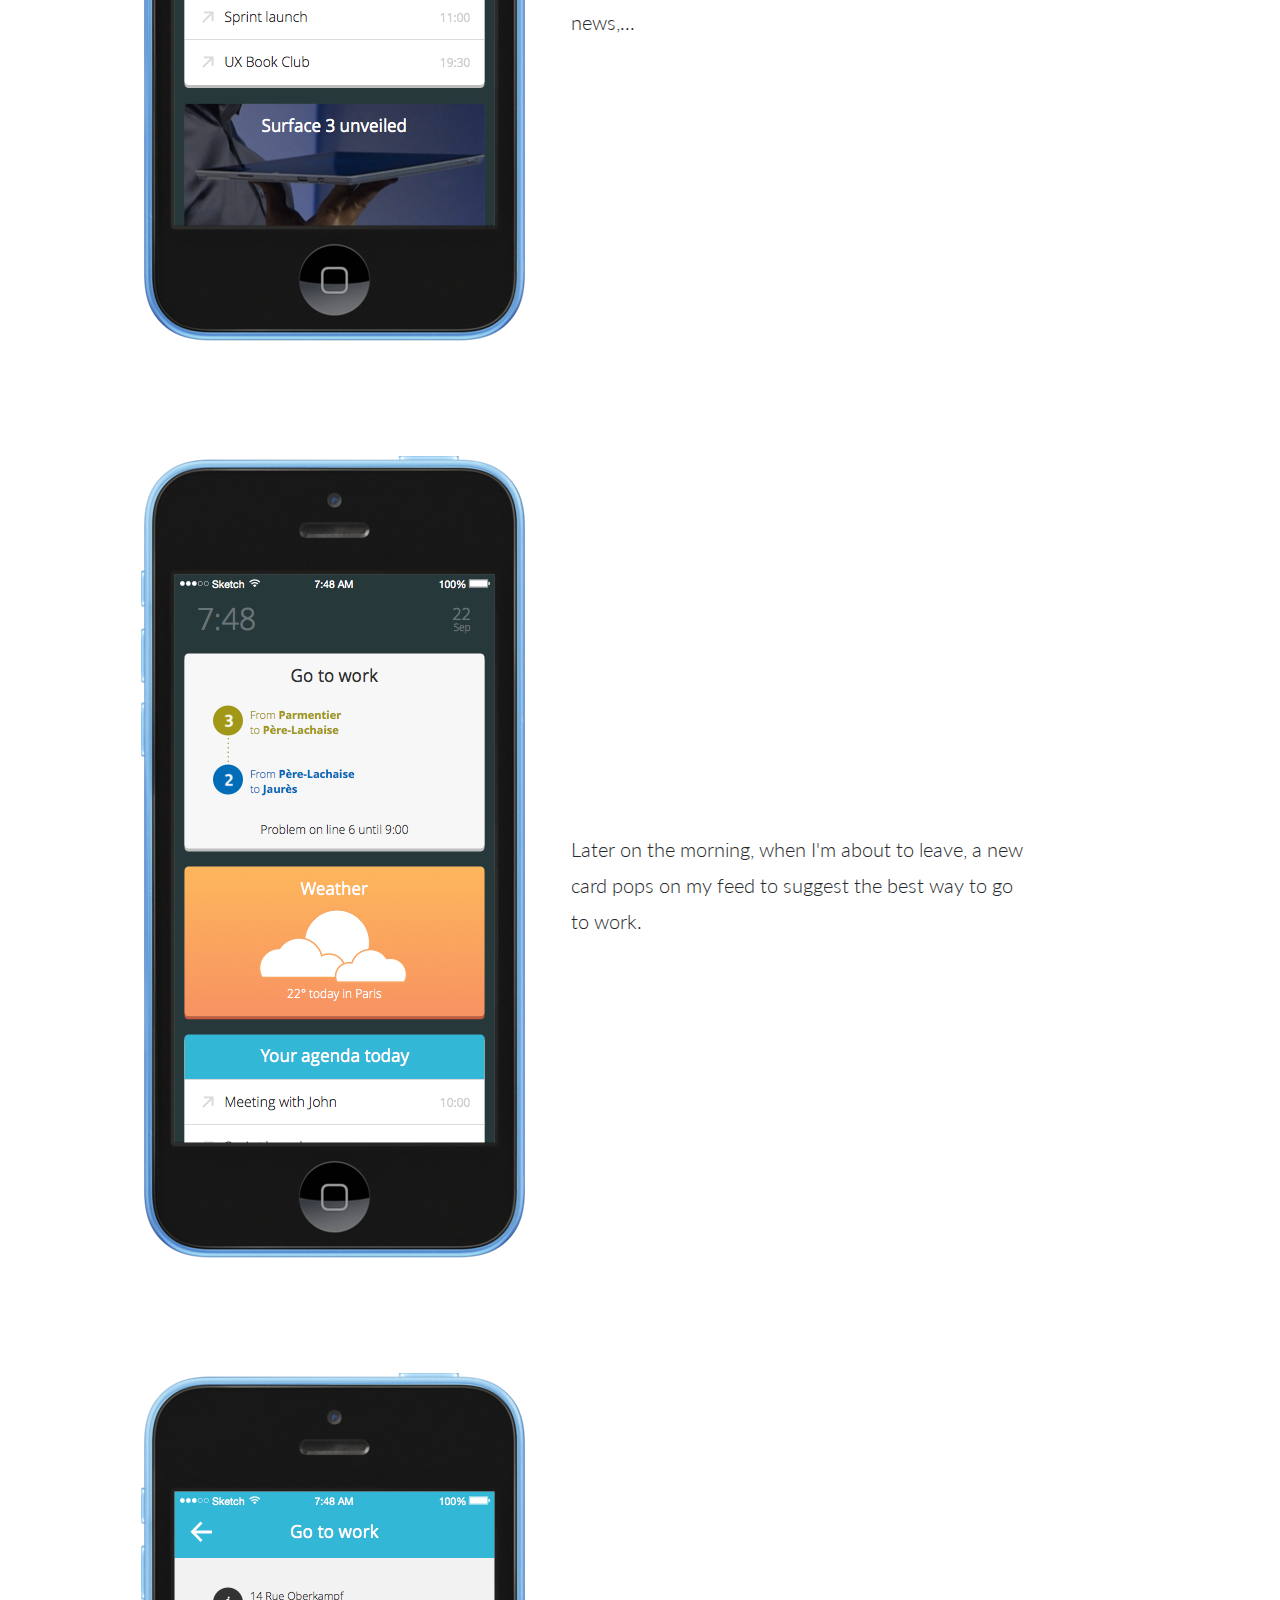
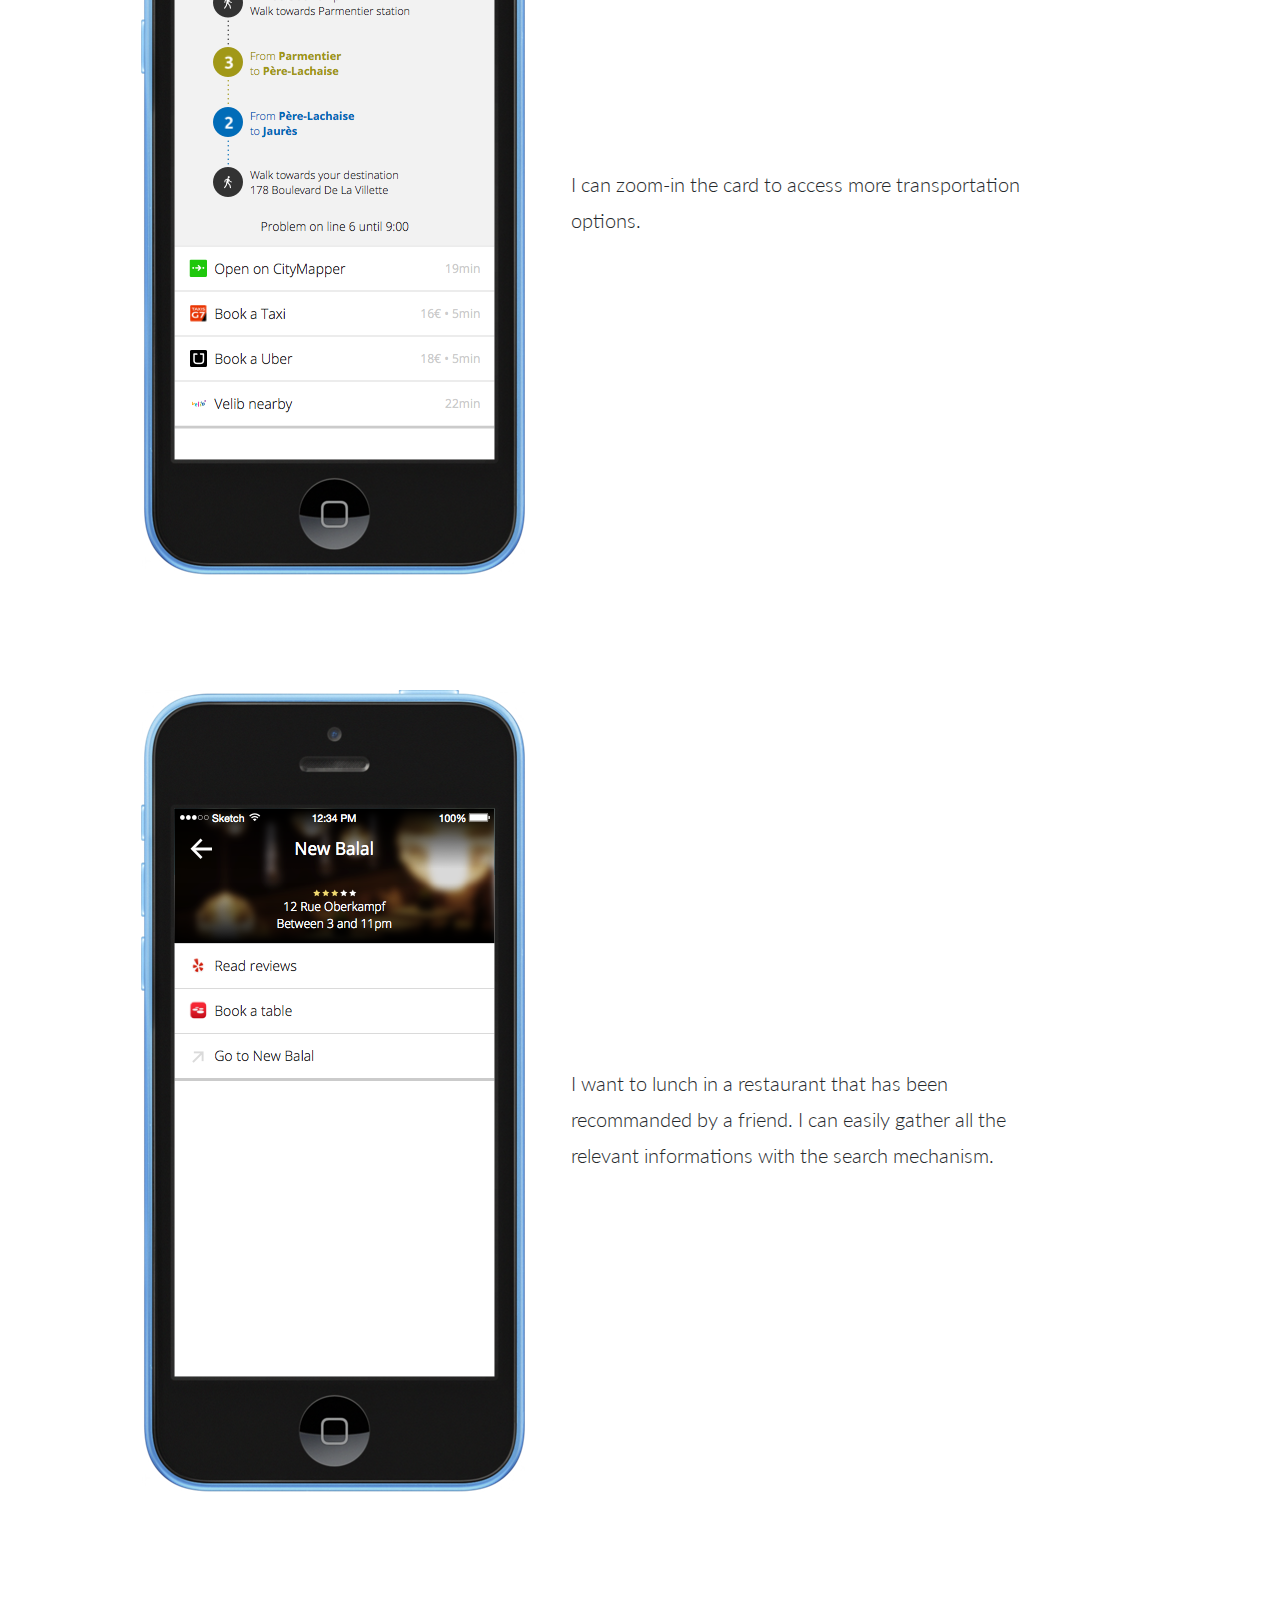
<file: case-studies/beyond-the-app-model.html>
<!DOCTYPE html>
<html>
    <head>
        <meta charset="utf-8">
        <meta http-equiv="X-UA-Compatible" content="IE=edge,chrome=1">
        <title>Beyond the app model - Julien Zmiro - Product Designer</title>
        <meta name="description" content="Julien Zmiro, Product Designer.">
        <meta name="viewport" content="width=device-width">
        <link rel="stylesheet" href="../css/screen.css">
        <script src="../js/video.js"></script>
        <script src="../js/zzz.js"></script>
        <script type="text/javascript">
           zzz.init();
        </script>
    </head>
    <body>

        <nav>
            <a href="../index.html" title="Back">
                <svg xmlns="http://www.w3.org/2000/svg" xmlns:xlink="http://www.w3.org/1999/xlink" version="1.1" id="Layer_1" x="0px" y="0px" width="90px" height="90px" viewBox="0 0 90 90" enable-background="new 0 0 90 90" xml:space="preserve">
                    <g>
                        <polygon points="48.152,61.659 50.539,59.841 39.231,45 50.539,30.159 48.152,28.341 35.46,45  "/>
                    </g>
                    <path d="M45,5.949c-21.532,0-39.051,17.518-39.051,39.05c0,21.533,17.519,39.052,39.051,39.052c21.533,0,39.05-17.519,39.05-39.052  C84.05,23.467,66.533,5.949,45,5.949z M45,81.268c-19.799,0-35.848-16.237-35.848-36.267S25.201,8.733,45,8.733  c19.798,0,35.849,16.238,35.849,36.268S64.798,81.268,45,81.268z"/>
                </svg>
            </a>
        </nav>

        <section class="csContent">
            <header>
                <h1>Beyond the app model</h1>
                <h2>Personal project <span>2015</span></h2>
            </header>

            <p>The model that we use everyday to interact with our "digital asset" is outdated.<br>
            We've replaced softwares by apps, libraries of softwares (OS) by libraries of apps (mobile OS), physical stores by app stores, clicks by taps,... but the paradigms are always the same.<br>
            And solutions that worked 15 years ago when we were using Words 3 times per day and Outlook once every 2 hours are not suited for our current usage.</p>
            <p>
            How many different products do we need to use to achieve even the simplest things like planning a meeting (calendar, emails, maps, contacts, linkedin,...)?<br>
            How many time do we miss opportunities to use interesting services just because we don't know about them (a map of transportation in a new city, online payment methods at the restaurant, app of a physical store to find more products,...)?<br>
            How many screens do we need to browse to compare all the options that we have in a specific situation (compare transportation options, compare all the theaters and their respective time slots to watch a movie,...)?</p>
            <p>
            The problem is already very real, but it could get even worse as we'll get more and more devices and apps.</p>

            <h3>There is a model to reinvent</h3>
            <p>First, let's be clear about two words that we'll be using a lot in this document:<br>
            By "products", I'm referring to apps, websites, webapps, or any kind of "wrapper of services" (Gmail, Google Inbox, or Outlook are products).<br>
            By "services", I'm referring to end values offered by a product ("storing emails", "composing and sending emails", "searching in emails" are some examples of services from the above mentioned products).<br>
            For instance, Gmail and Google Inbox are two different products, offering different ways to interact with (almost) the same services.</p>
            <p>Products don't have a lot of reasons to exist beyond the services that they offer to their users. And if we try to imagine another way to interact with our services, products could even be seen as obstacles: people need to know about a product; people need to acquire the product; people need to learn how to use the product; people need to remember the product, to find it and to open it whenever they want to use it; people often need to juggle between different products to achieve a single goal;...</p>
            <h3>Services as an API</h3>
            <p>If we push this idea to its limits, we could imagine a world with almost no products as we know them today, and where a kind of unified system would allow people to seamlessly access interesting services, no matter what products offer them, or even on what devices they are available.<br>
            Instead of having to learn about a product, to find it in an app store, to install it, to learn how to use it, and to finally use it, the system would let me know that a service interesting for my current situation exists, and I would just consume this service on the fly. We would shift from a paradigm based on the compartmentalization of services into apps, to a paradigm based on the distribution of services into contextual streams.</p>
            <p>Of course, this model would raise a lot of questions (economic models, onboarding on new services,...), but it's always interesting to consider this kind of long term perspective.</p>
            <h3>Let's come back to reality</h3>
            <p>Disrupting the model that we use everyday is a huge challenge, and the gap is probably too big to tackle it at once. We need a long term vision, and we have a pretty clear one now: putting people closer to their services.<br>
            But we also need to think about a realistic way to achieve this vision, and if we try to imagine the first step to go in that direction, we naturally look at mobile OS as they currently are the platforms that rule our relationship with digital services: they define that we should <em>install</em> an <em>app</em>, and then <em>open</em> it when we want to use it for instance... these rules come from the good old computer era legacy, but they shape how we behave today, in a very different world.<br>
            Mobile OS seem to be a natural starting point when we try to think about a new way to interact with our digital services. They are just in the best position right now to engage any change and to tackle all the problems that we'll meet in this journey.</p>
            <p>But we have to keep in mind that there could be a lot of different ways... another really interesting approach is explored by modern messaging apps like WeChat or Facebook Messenger for instance, where the conversation is used as an interface to access services.</p>
            <h3>Design proposal</h3>
            <p>The main principles behind this design proposal are not related to any specific product, but as an example, I've decided to imagine what a mobile OS could do in order to remove the friction in how people access services.</p>
            <p>We won't go as far as what we described previously (services as an API), and we'll keep the concept of "app" in our system. Completely removing a concept like this one requires a lot of work on many design challenges, and the point of this study is just to draw the main directions.</p>
            <p>We also have to keep in mind that we're not trying to redesign every part of the OS (settings, notifications,...). We'll focus our work on the way people access services (discover, acquire, launch, and use services).</p>
            <p>We'll start by defining the main elements and principles of our design proposal (let's call it "the system" for conveniance): the actions, the cards, the feed, the pull and push mechanisms,...<br>
            At the end, we'll describe a typical user journey to have a better idea of how our system could help people in concrete situations.</p>
            <h3>The core values</h3>
            <p>Let's start by defining the most important guidelines that we'll try to follow when we'll design this new system.</p>
            <p>This system will try to get rid of obstacles lying between people and their services:
              <ul>
                <li>By being a single entry point: "No matter the product, or even the device, I can always use the system to reach services in a consistent way."</li>
                <li>By helping services discovery: "No matter if I know the product, if there is an interesting service for my current situation, the system will provide it to me."</li>
                <li>By grouping services: "No matter on how many different products or devices the relevant services are available, I can quickly access and compare those related to a specific context"</li>
              </ul>
              In order to do that, we'll have to focus our system on 3 core values:
              <ul>
                <li>Relevancy: Suggest solutions that are interesting for a specific context.</li>
                <li>Reliability: Build a system that will be able to answer any situation.</li>
                <li>Consistency: Offer similar ways to interact with the system as much as possible.</li>
              </ul>
            </p>
            <h3>Two types of actions</h3>
            <p>End actions that lead to end services, are at the core of the system that we're trying to design. We want to remove anything that is not required to access services, but we also want to provide enough information to allow people to understand and to choose the best actions efficiently and wisely.</p>
            <figure>
                <img src="../img/beyond-the-app-model/01-actions.png" alt="Examples of actions" class="zzz">
            </figure>
            <p>We can define two kinds of actions:
            <ul>
              <li>External actions: Most of the actions that we'll offer to the user will lead to external apps. In that way, the system that we design could be seen as an app launcher, but what really matters here, is that we'll add a smart layer on top of that, so we'll only provide the most relevant actions within the most relevant apps.</li>
              <li>Internal actions: Again, our goal is to remove anything that is not required to access services. That means that we should not hesitate to offer end services directly within the system (without having to open an app) as much as we can (mostly when the end service is about consuming information and not really taking any action).</li>
            </ul>
            </p>
            <p>In a long term perspective, we could easily imagine having more and more internal actions by completely changing the relationship between the services and the OS (services as an API).</p>
            <h3>A flexible wrapper...</h3>
            <p>One of the main missions of our system will be to gather information and actions related to specific contexts (for instance: all the different transportation options to go somewhere, all the actions and informations related to an email,...). That means that we'll need to create a lot of very different ephemeral groups of content that should help the user to 1) understand what this group is meaning (what concept it is illustrating), 2) understand what actions are available, and 3) choose wisely the best option between those actions.<br>
            In this document we'll call these groups of related actions and informations "contexts".</p>
            <p>Contexts can all be very different: they can illustrate a very clear and simple concept (a person, a place,...) or some ideas that are more abstract (all the things related to the current location, a journey, an action like "call", a phone number, or even a text string like the first characters of a phone number,...). Contexts are even used for search results. In this case, we create a context that gathers everything related to the search query (in other words: the search results).</p>
            <p>Because of this diversity, and because we want to handle each context in the most efficient way, we need to design a wrapper flexible enough to fit any kind of content (image, text, maps, videos,...).<br>
            However, we still want to preserve as much as possible the consistency of our system. The idea is not to be flexible for the sole purpose of being flexible, and we want to diverge only when we have a good reason to do so.<br>
            There is a balance to find, and our contexts will thus all share a common structure, but this structure will be made up of optional modules. This way, we'll be able to establish patterns at a macro level (<strong>consistency</strong>), to adapt our system at micro levels (<strong>relevancy</strong>), and we'll always have a fallback to handle any kind of content (<strong>reliability</strong>).</p>
            <h3>...meet the cards</h3>
            <figure>
                <img src="../img/beyond-the-app-model/02-cards.png" alt="Examples of cards" class="zzz">
            </figure>
            <p>Cards are a very common design pattern. That's probably because cards are great to create and to highlight "entities". A card has boundaries (just like any box), has its own structure, and conveys perfectly the idea that we can handle it as a whole (just like physical cards that we can grab, move, stack, shuffle,...)... this is a great way to visually illustrate the idea of "entity".<br>
            Our contexts are very complex entities. We're trying to make it clear that all these elements form an unified concept, so it makes sense to think about the card pattern.</p>
            <h3>The structure of a card</h3>
            <p>Let's have a look at the structure of our cards (every part is optional):</p>
            <figure>
                <img src="../img/beyond-the-app-model/03-card-structure.png" alt="The structure of a card" class="zzz">
            </figure>
            <ol>
              <li>Title: The name of the context (person name, place name, search query,...).</li>
              <li>Header: Additional information about a context (a map, a photo, address of a place,...).</li>
              <li>Actions: List of actions related to this context. On the feed (we'll explain the feed later), we only display the most relevant actions, and we'll provide secondary actions in the zoom-in view.</li>
            </ol>
            <p>By taping the header of a card, I can access its "zoom-in" view: a detailed view of the card that offers other ways to manipulate the content (interactive map, photo gallery, more actions,...).</p>
            <h3>Zoom on the zoom-in view</h3>
            <figure>
                <img src="../img/beyond-the-app-model/04-zoom-in.png" alt="Examples of zoom-in views" class="zzz">
            </figure>
            <p>The rule is simple: every "more" request (more informations about a context, more options for a specific action, more ways to manipulate the content,...), leads to a zoom-in view.</p>
            <p>The zoom-in view behaves exactly like the normal view of a card: when we know interesting things to tell about a context, we don't hesitate to be very specific, but when we don't really know what to tell, we always have a fallback to display (because every part of a card is optional).</p>
            <p>This view is also the end point of our "internal actions", and is mostly suited for consuming information (reading an email, viewing an image, interacting with a map,...).<br>
            Users can access this view either by taping the header of a card, by taping internal actions, or by long touching any action. In the latter case, they will land on a zoom-in view dedicated to this action with more details about it (the app that will be launched for instance), and with other options when it makes sense (other phone numbers for a call for instance).</p>
            <h3>A new homescreen: the contextual feed</h3>
            <figure class="floatL videoFigure">
              <video width="402" height="856" poster="../img/beyond-the-app-model/feed-thumb.jpg" loop>
                <source src="../img/beyond-the-app-model/feed.webm" type="video/webm">
                <source src="../img/beyond-the-app-model/feed.mp4" type="video/mp4">
              </video>
              <div class="videoOverlay"><img src="../img/play-ico.svg" /></div>
            </figure>
            <p>The context is the key of our system, and once we are able to understand the user, the challenge is to leverage this knowledge in the tools that we offer to him. Our best answer to this  is the homescreen of our system: the contextual feed.</p>
            <p>The contextual feed is just a feed of cards. Cards related to my current context pop at the top of my feed because our system has decided that they are relevant for this specific situation (and this decision is based on many factors like the time, the weather, the place, people or places around me,...). This way, cards never disappear from the contextual feed, they will just gradually be buried inside the feed as they will become less relevant. This mechanism fits really well the idea of "context" because cards that are the most relevant (and probably the most useful) are always within reach, but I can still dig to access previous cards.</p>
            <p>The contextual feed is also helpful to discover services. The system will suggest interesting services to the user by pushing cards into the feed, even if the related app is not on the phone.</p>
            <h3 class="clear">Search as main pull paradigm</h3>
            <figure class="floatL videoFigure">
              <video width="400" height="854" poster="../img/beyond-the-app-model/search-thumb-2.jpg" loop>
                <source src="../img/beyond-the-app-model/search-2.webm" type="video/webm">
                <source src="../img/beyond-the-app-model/search-2.mp4" type="video/mp4">
              </video>
              <div class="videoOverlay"><img src="../img/play-ico.svg" /></div>
            </figure>
            <p>The contextual feed is a push mechanism (the system pushes information to the user). That's the most important part of a contextual system.<br>
            However, despite all our efforts, we won't be able to answer perfectly all the different use cases that people will come across everyday. We need to provide a way for the users to pull information by themselves.</p>
            <p>Our main pull mechanism (the user pulls information from the system) is based on a search pattern (more like a command based pattern in reality). That's risky, because that's really different from the current model of static libraries of icons (aka homescreens), but it makes sense if we want to remove the friction implied by the concept of "product". Plus, we counterbalance this effect with smart search suggestions that are not based on low value products (we could imagine search suggestions like "Facebook", or "Google Maps", or even "All my apps" but it really doesn't make any sense in our proposal), but that are based on high value services ("Go to X", "Call Y", "Z nearby",...).<br>
            Search suggestions are made up of a lot of different things: last search queries, contextual queries (queries interesting for this specific situation like "Set an alarm" depending on the time, or "Pay at Café Saint-Martin",...), and common actions ("Call...", "Go to...", "Nearby...",...). The goal is to avoid having to ask the user to type anything.</p>
            <p>Results of a search query appear wrapped in a card. The context of this card is just the search query (that means that each search query generates only one card). A search result card behaves exactly like any other card (all parts are optional for instance), except that we'll display its zoom-in view directly because the whole screen and the whole attention are dedicated to it.</p>
            <h3 class="clear">A typical user journey</h3>
            <p>Now that we defined the main elements of our design proposal, let's have a look at how that would work in real life situations.</p>
            <div class="ujContainer">
              <figure class="floatL">
                  <img src="../img/beyond-the-app-model/05-uj-morning.png" alt="My contextual feed on the morning" class="zzz">
              </figure>
              <p>Every morning, when I check my phone for the first time, I can access interesting information to start the day : the weather, my calendar of the day, the latest news,...</p>
              <br class="clear">
            </div>
            <div class="ujContainer">
              <figure class="floatL">
                  <img src="../img/beyond-the-app-model/06-uj-transportation.png" alt="Transportation card" class="zzz">
              </figure>
              <p>Later on the morning, when I'm about to leave, a new card pops on my feed to suggest the best way to go to work.</p>
              <br class="clear">
            </div>
            <div class="ujContainer">
              <figure class="floatL">
                  <img src="../img/beyond-the-app-model/06b-uj-zoom-in.png" alt="Zoom in" class="zzz">
              </figure>
              <p>I can zoom-in the card to access more transportation options.</p>
              <br class="clear">
            </div>
            <div class="ujContainer">
              <figure class="floatL">
                  <img src="../img/beyond-the-app-model/08-uj-search.png" alt="Search" class="zzz">
              </figure>
              <p>I want to lunch in a restaurant that has been recommanded by a friend. I can easily gather all the relevant informations with the search mechanism.</p>
              <br class="clear">
            </div>
            <div class="ujContainer">
              <figure class="floatL">
                  <img src="../img/beyond-the-app-model/09-uj-zara.png" alt="Zara card" class="zzz">
              </figure>
              <p>On the evening, I'm looking for a gift in a store, but I can't find the product that I liked on the website. On my feed, the system provides me with a card of services from the app of the store, so I can find the product that I was looking for without having to install the app.</p>
              <br class="clear">
            </div>

            <p>Of course, this design proposal still raises a lot questions, and this kind of approach would require way more work in order to answer all of them properly. The idea here is just to start to question a model inherited from another era that is so deeply settled into our daily lives that it prevents us from considering other directions (and there are a lot of other directions).</p>
            <p>There is a famous quote from Marshall McLuhan stating that "all media are extensions of some human faculty". Wilson Miner has perfectly seized the essence of this quote in his talk <a href="https://vimeo.com/34017777#t=8m0s" title="When we build">"When we build"</a>.<br>
            With so many new services and devices available, our faculties have obviously been extended, but they still depend on our good old homo sapiens brain, with its limited attention capacity and processing power.<br>
            Just think about the last time you walked in a crowded place like a metro station… can you imagine all the work that your brain was doing subconsciously to anticipate other people moves and to predict the best path? Now think about the last time you were using your phone and walking in a crowded place at the same time… we really don’t want to waste all this precious subconscious power.<br>
            Of course, we still want to send messages, to know when is our next train, or what is the best way to go to our meeting… <em>but we don’t really want to interact with products, we just want to consume services</em>.</p>
            <p>We need something that will take care of most of our digital interactions in background, something that Marshall McLuhan could have described as <strong>an extension of our subconscious</strong> : an entire eco-system, with its own agents and rules that will help us to live in harmony with our new modern superpowers.</p>

            <p>Don't hesitate to have a look at <a href="../index.html" title="View more case studies">other case studies</a>.</p>

            <hr>
            <small>
              This great article from Paul Adams is probably the starting point of all this work:<br>
              <a href="https://blog.intercom.io/why-cards-are-the-future-of-the-web/" title="Why cards are the future of the web">Why cards are the future of the web</a><br><br>
              I also found some other very interesting links since I wrote this article:<br>
              <a href="http://whoo.ps/2015/02/23/futures-of-text" title="Futures of text">Futures of text</a><br>
              <a href="http://www.omgubuntu.co.uk/2015/06/ios-9-siri-suggestions-ubuntu-scopes" title="Why Siri in iOS 9 Validates the Design of Ubuntu Phone">Why Siri in iOS 9 Validates the Design of Ubuntu Phone</a><br>
              <a href="https://blog.intercom.io/the-end-of-apps-as-we-know-them/" title="The end of apps as we know them">The end of apps as we know them</a><br>
              <a href="https://medium.com/soda-hall/why-the-the-end-of-apps-theory-is-wrong-6e92e2d2af3d" title="Why the end of apps theory is wrong">Why the end of apps theory is wrong</a><br>
              <a href="https://500ish.com/there-is-no-app-694813fa2167" title="There is no app">There is no app</a><br>
              <a href="http://ben-evans.com/benedictevans/2014/8/1/app-unbundling-search-and-discovery" title="App unbundling, search and discovery">App unbundling, search and discovery</a><br>
            </small>
        </section>

        <script>
            var _gaq=[['_setAccount','UA-6108297-1'],['_trackPageview']];
            (function(d,t){var g=d.createElement(t),s=d.getElementsByTagName(t)[0];
            g.src=('https:'==location.protocol?'//ssl':'//www')+'.google-analytics.com/ga.js';
            s.parentNode.insertBefore(g,s)}(document,'script'));
        </script>
        <script>
  window.intercomSettings = {
    app_id: "tzsd38fh"
  };
</script>
<script>(function(){var w=window;var ic=w.Intercom;if(typeof ic==="function"){ic('reattach_activator');ic('update',intercomSettings);}else{var d=document;var i=function(){i.c(arguments)};i.q=[];i.c=function(args){i.q.push(args)};w.Intercom=i;function l(){var s=d.createElement('script');s.type='text/javascript';s.async=true;s.src='https://widget.intercom.io/widget/tzsd38fh';var x=d.getElementsByTagName('script')[0];x.parentNode.insertBefore(s,x);}if(w.attachEvent){w.attachEvent('onload',l);}else{w.addEventListener('load',l,false);}}})()</script>
    </body>
</html>
</file>
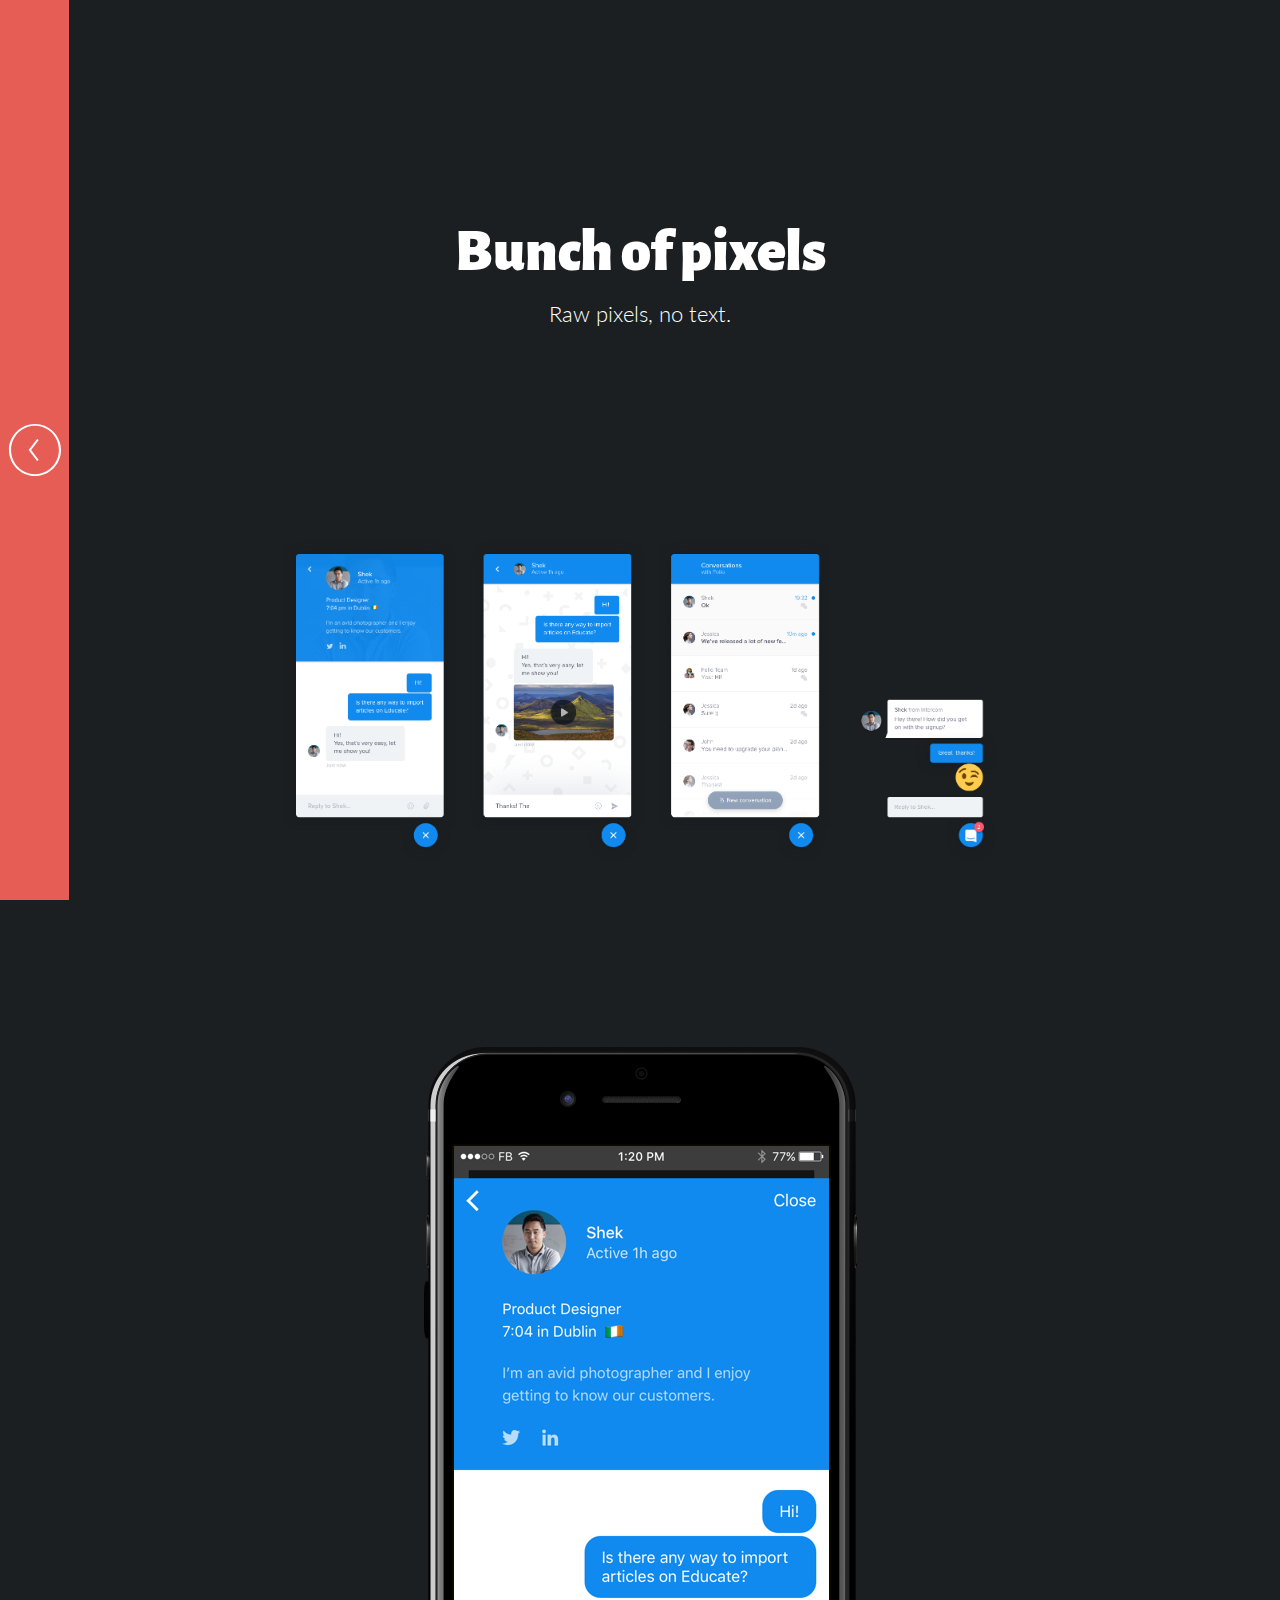
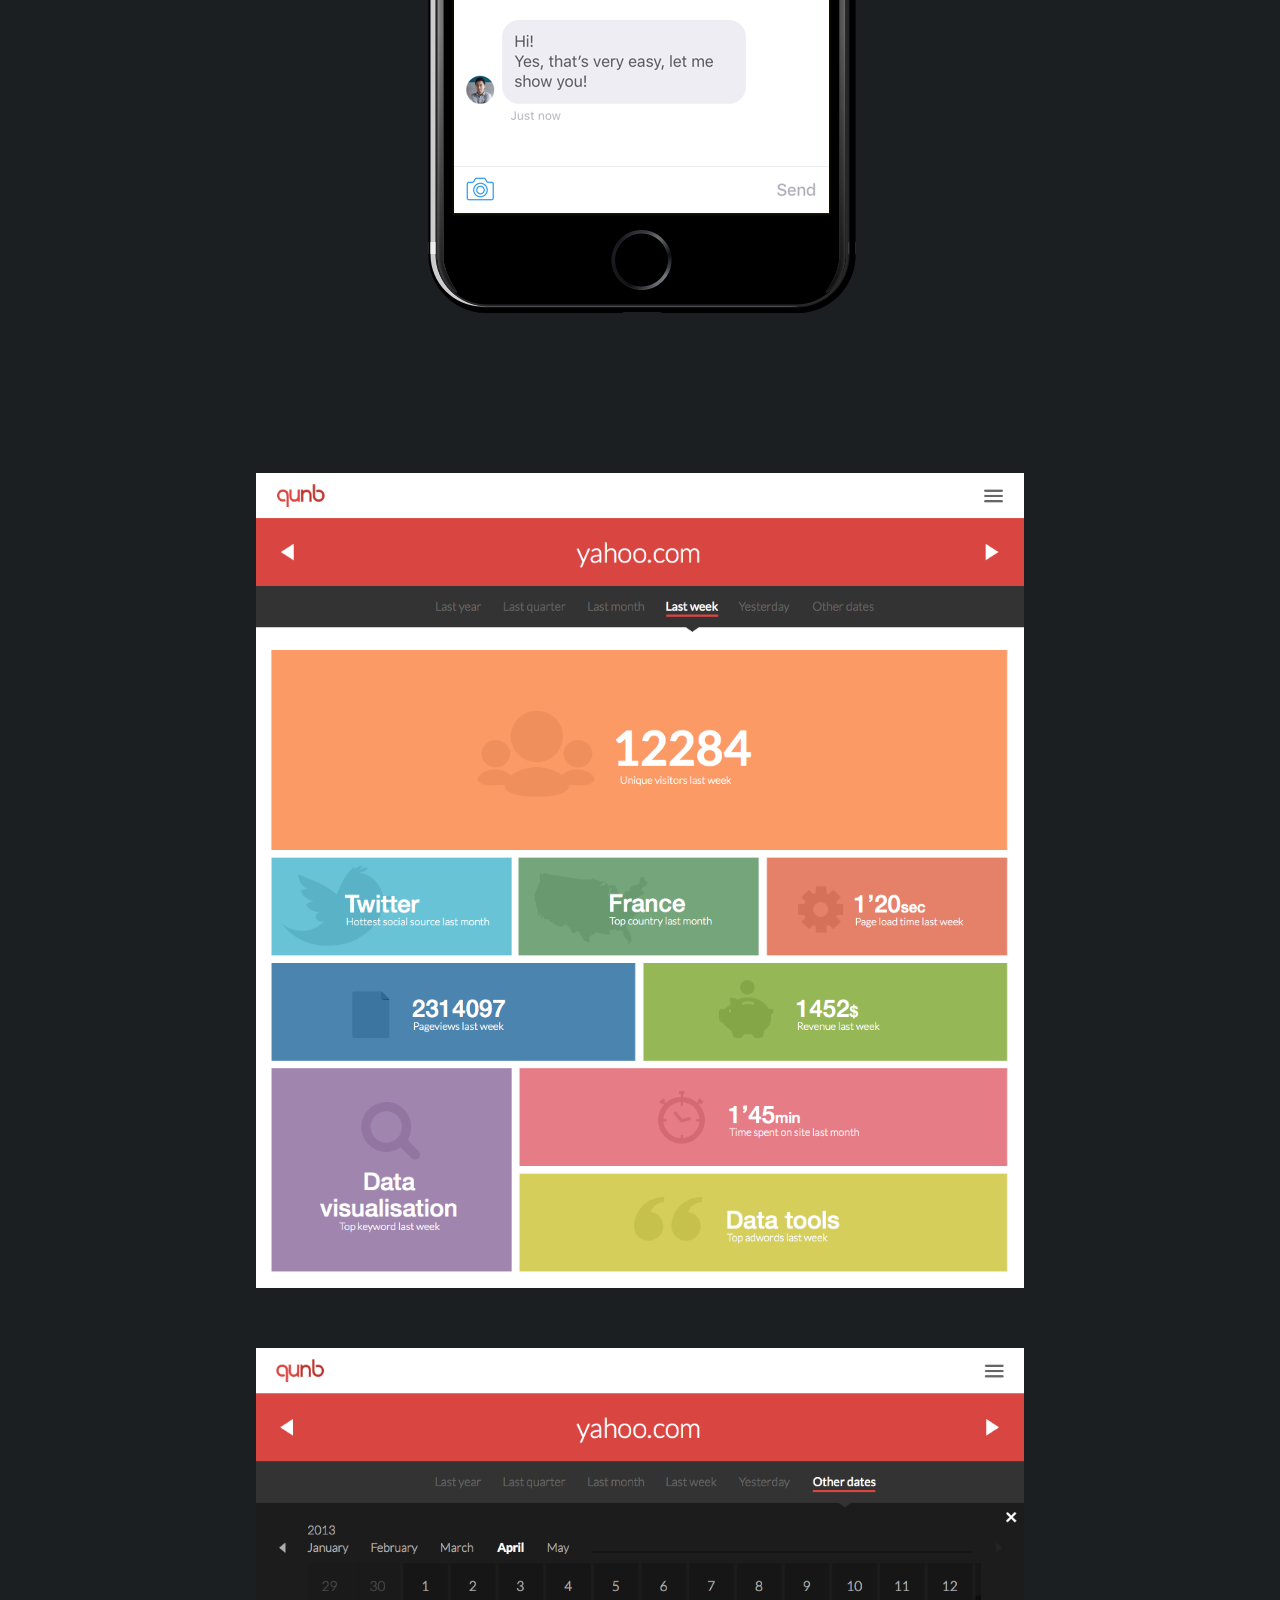
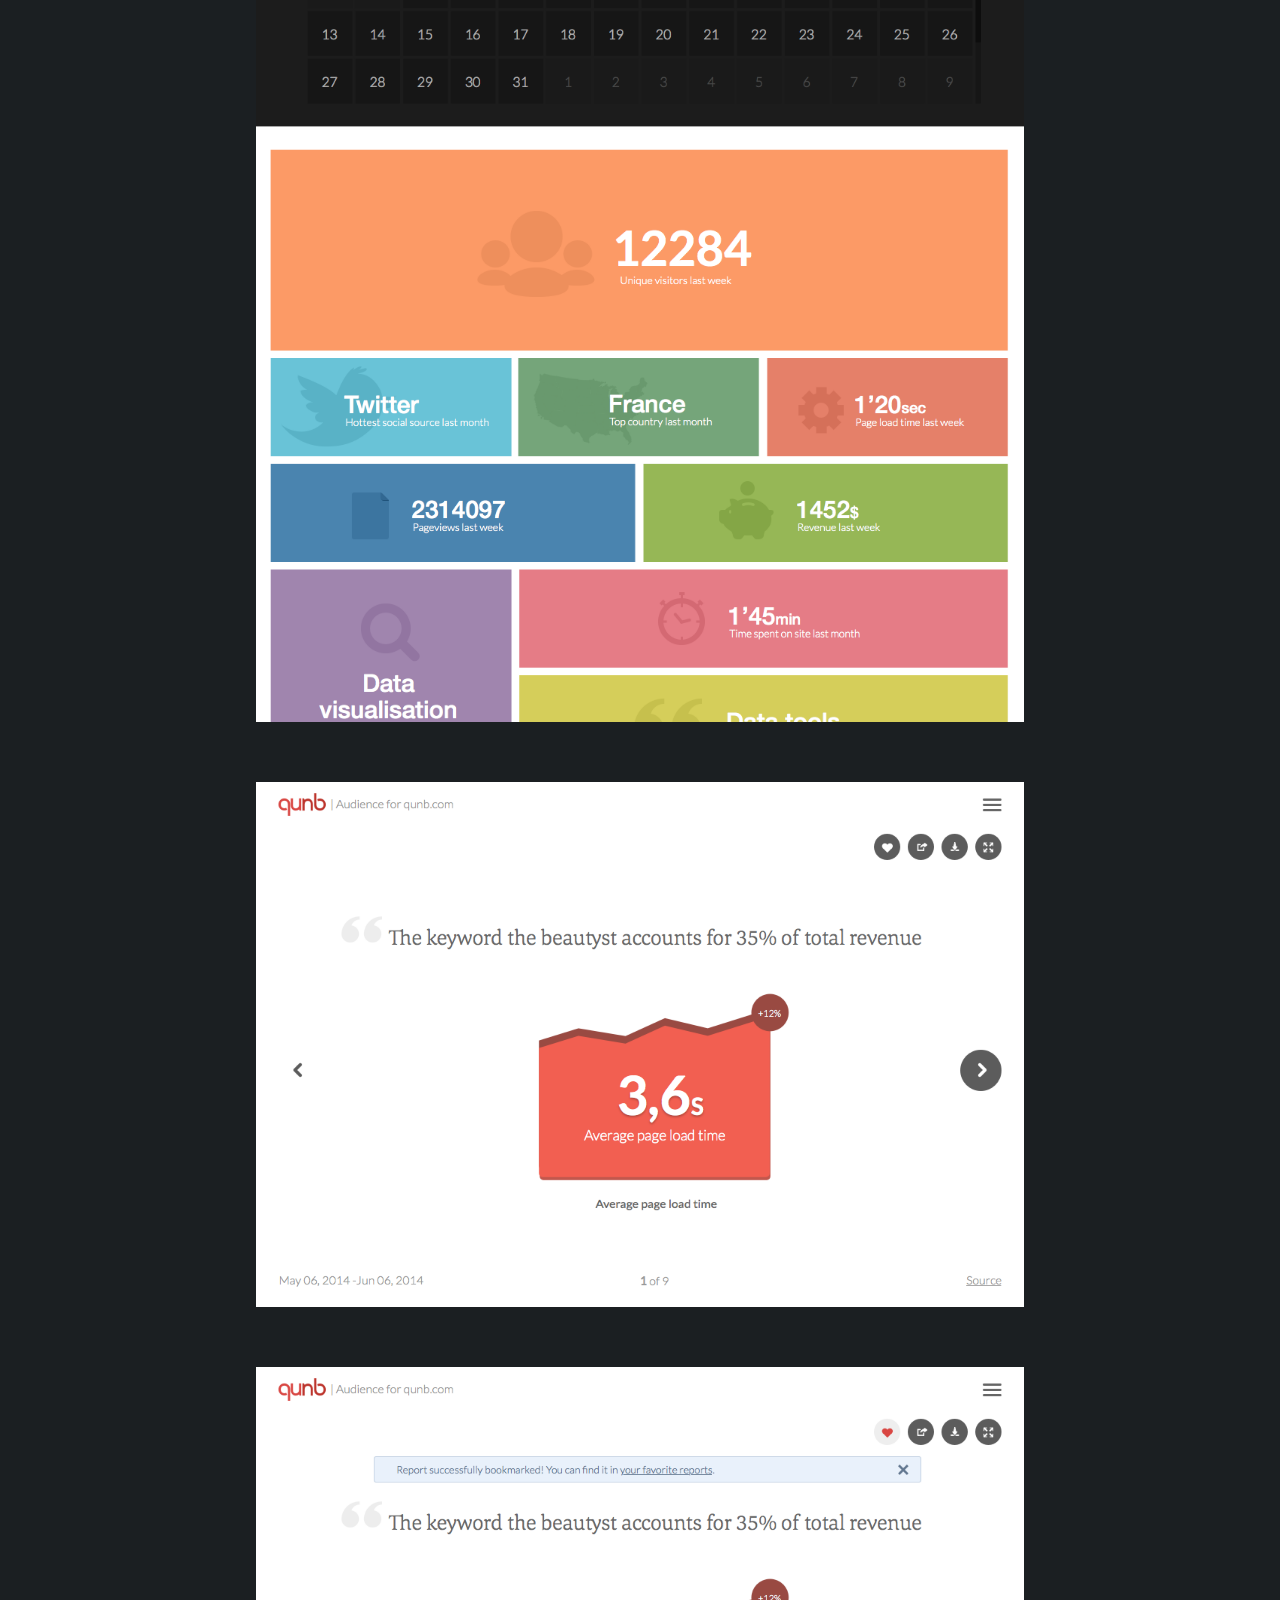
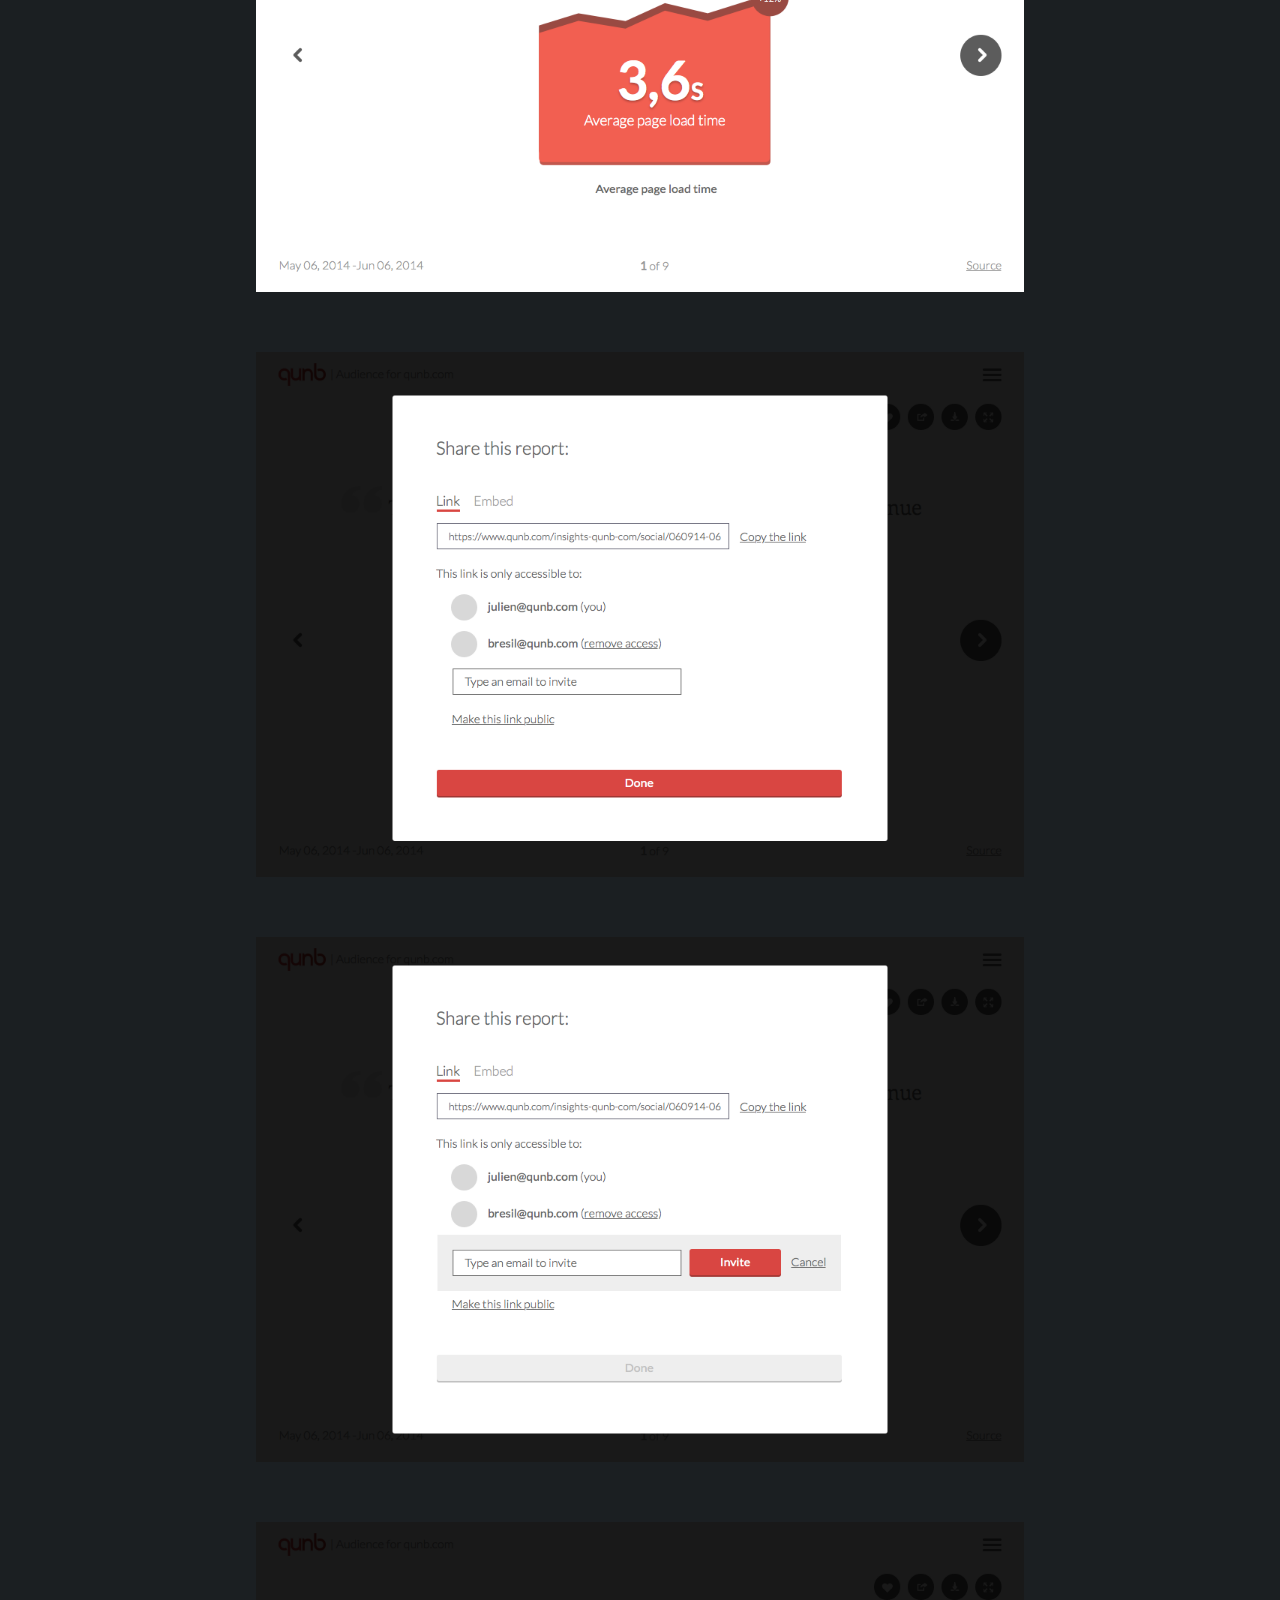
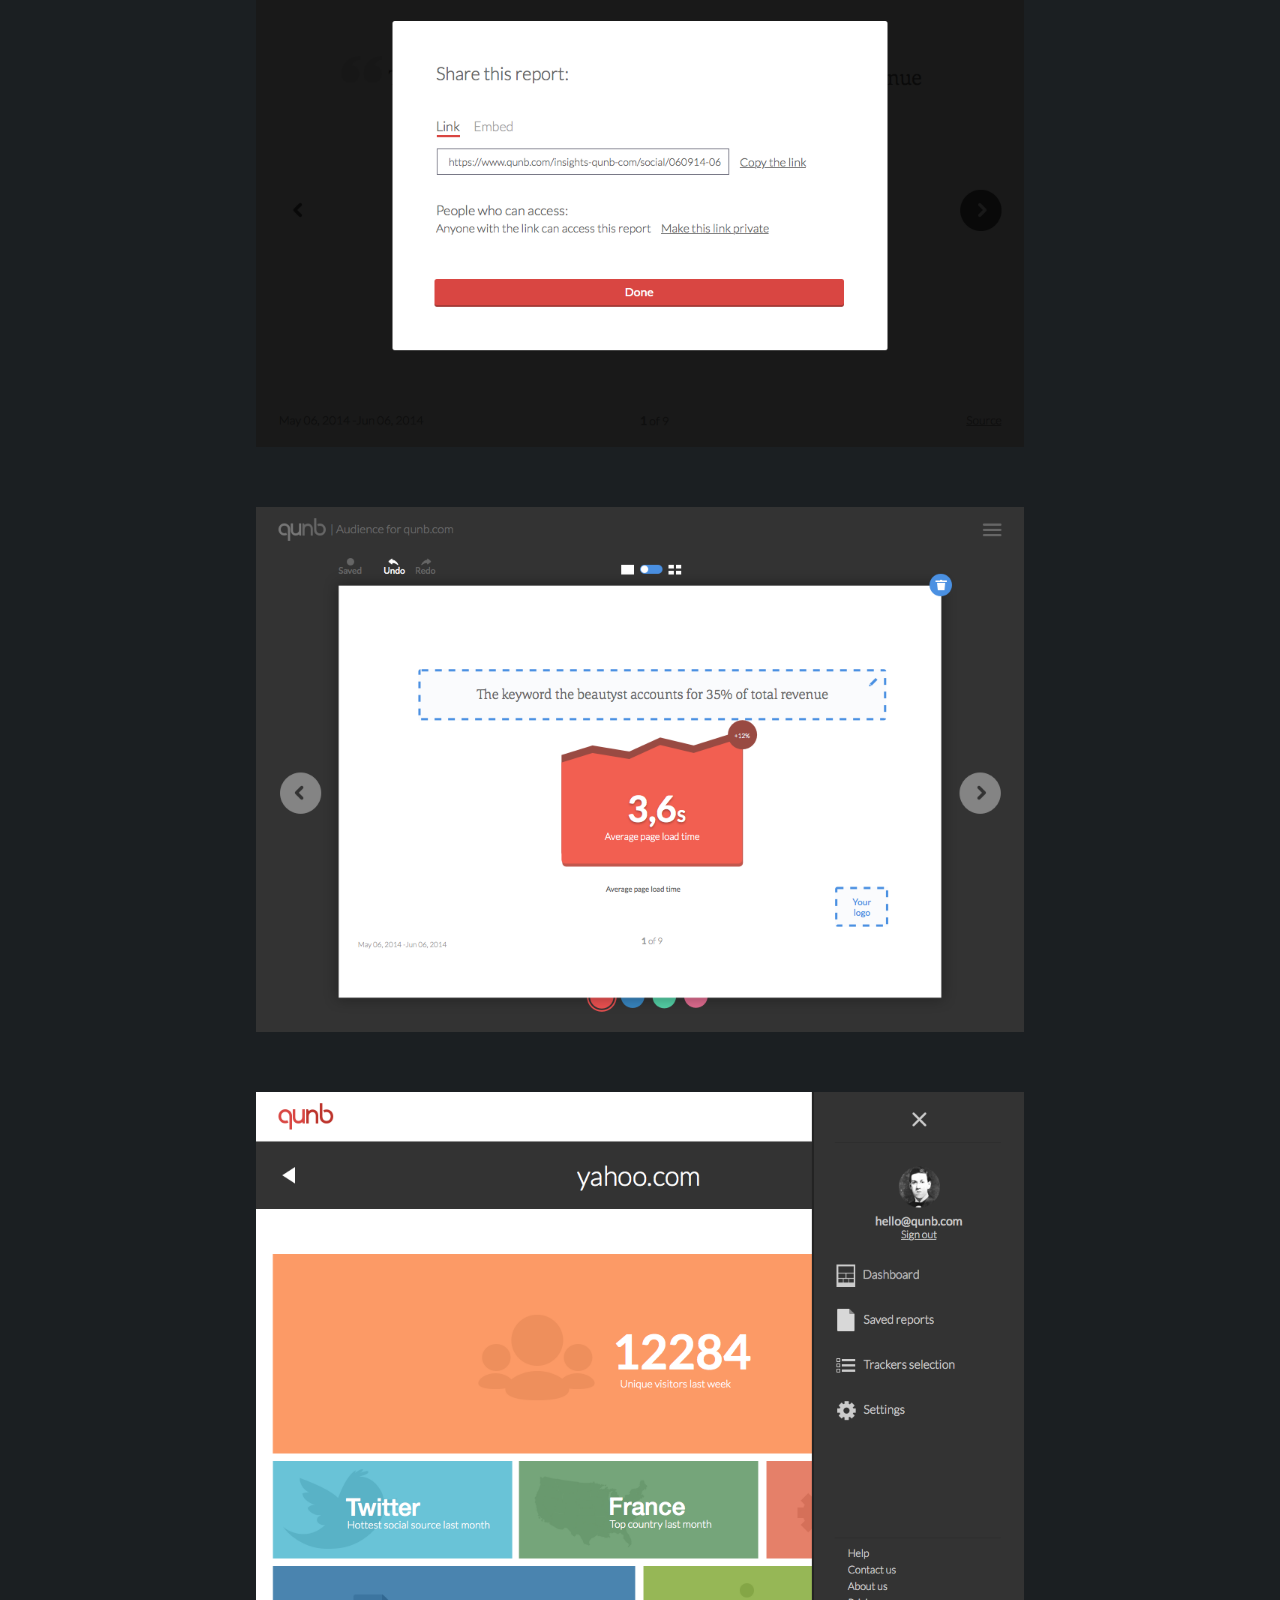
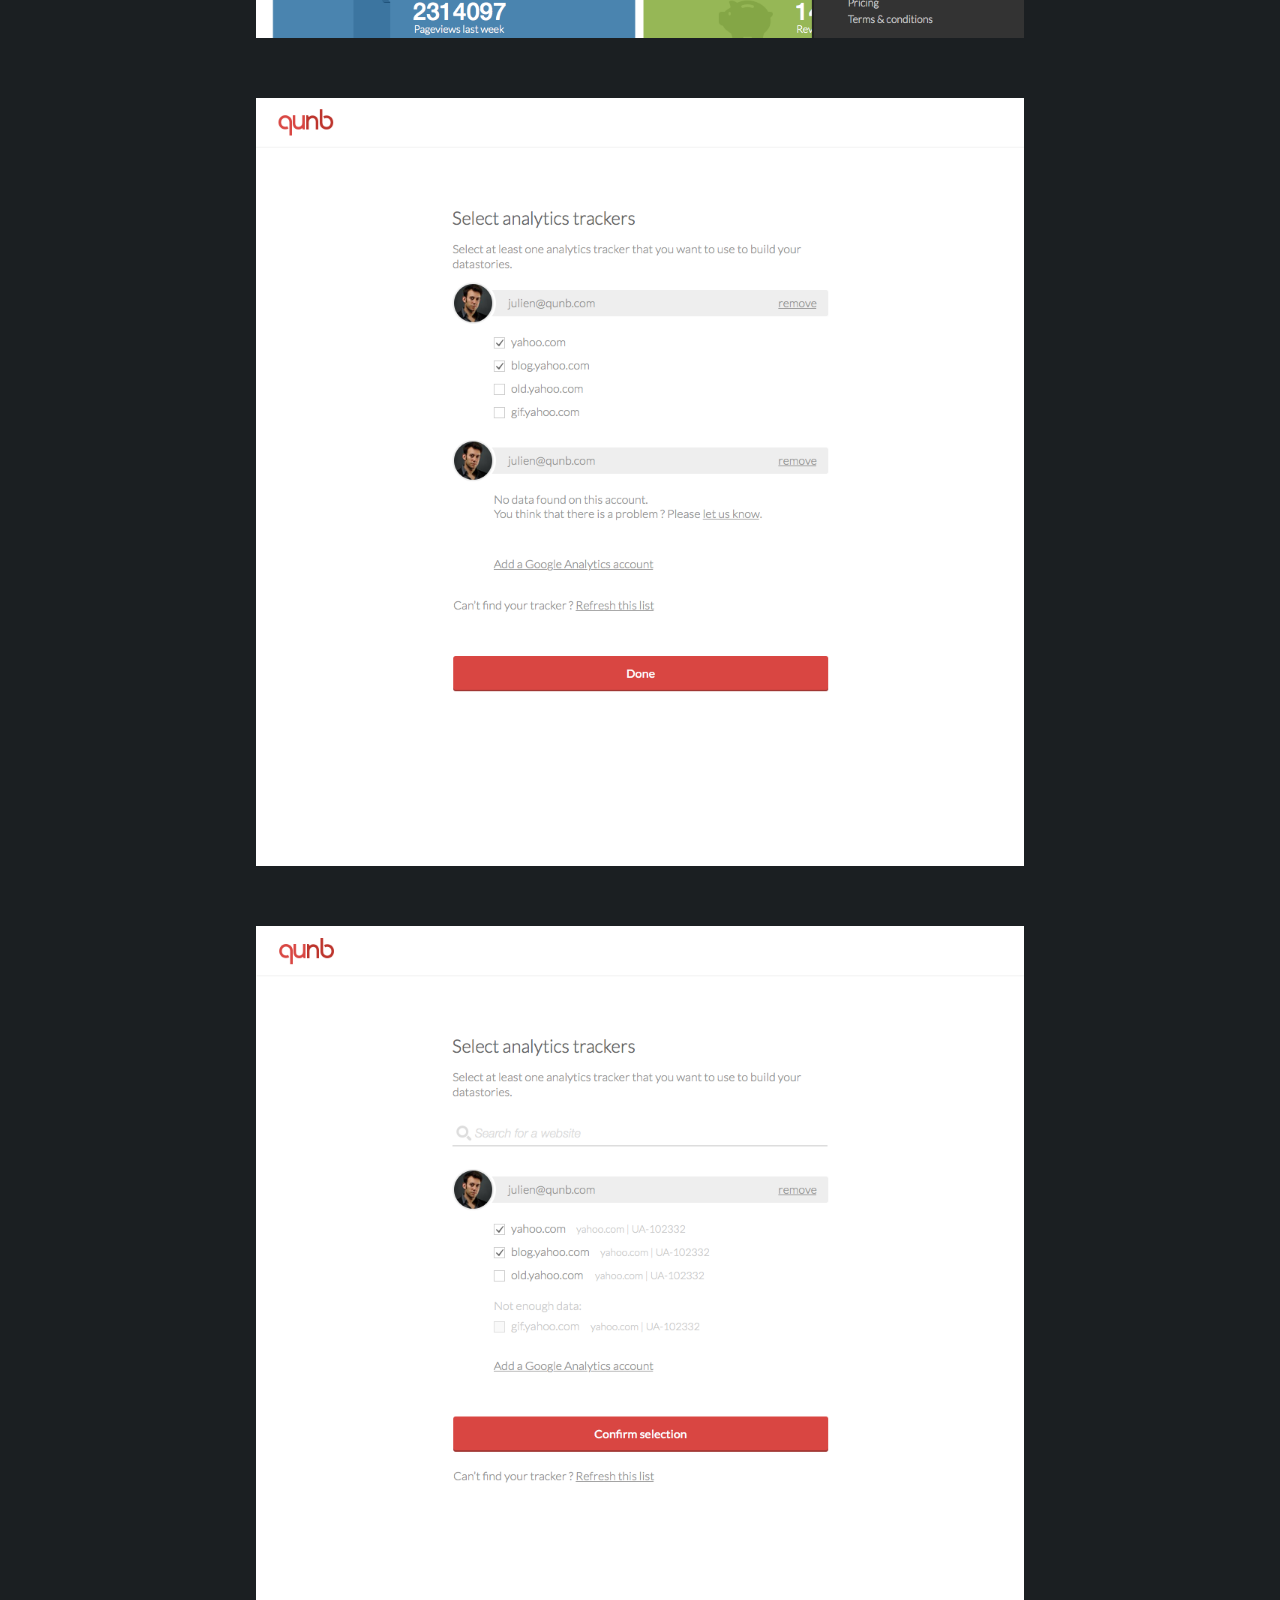
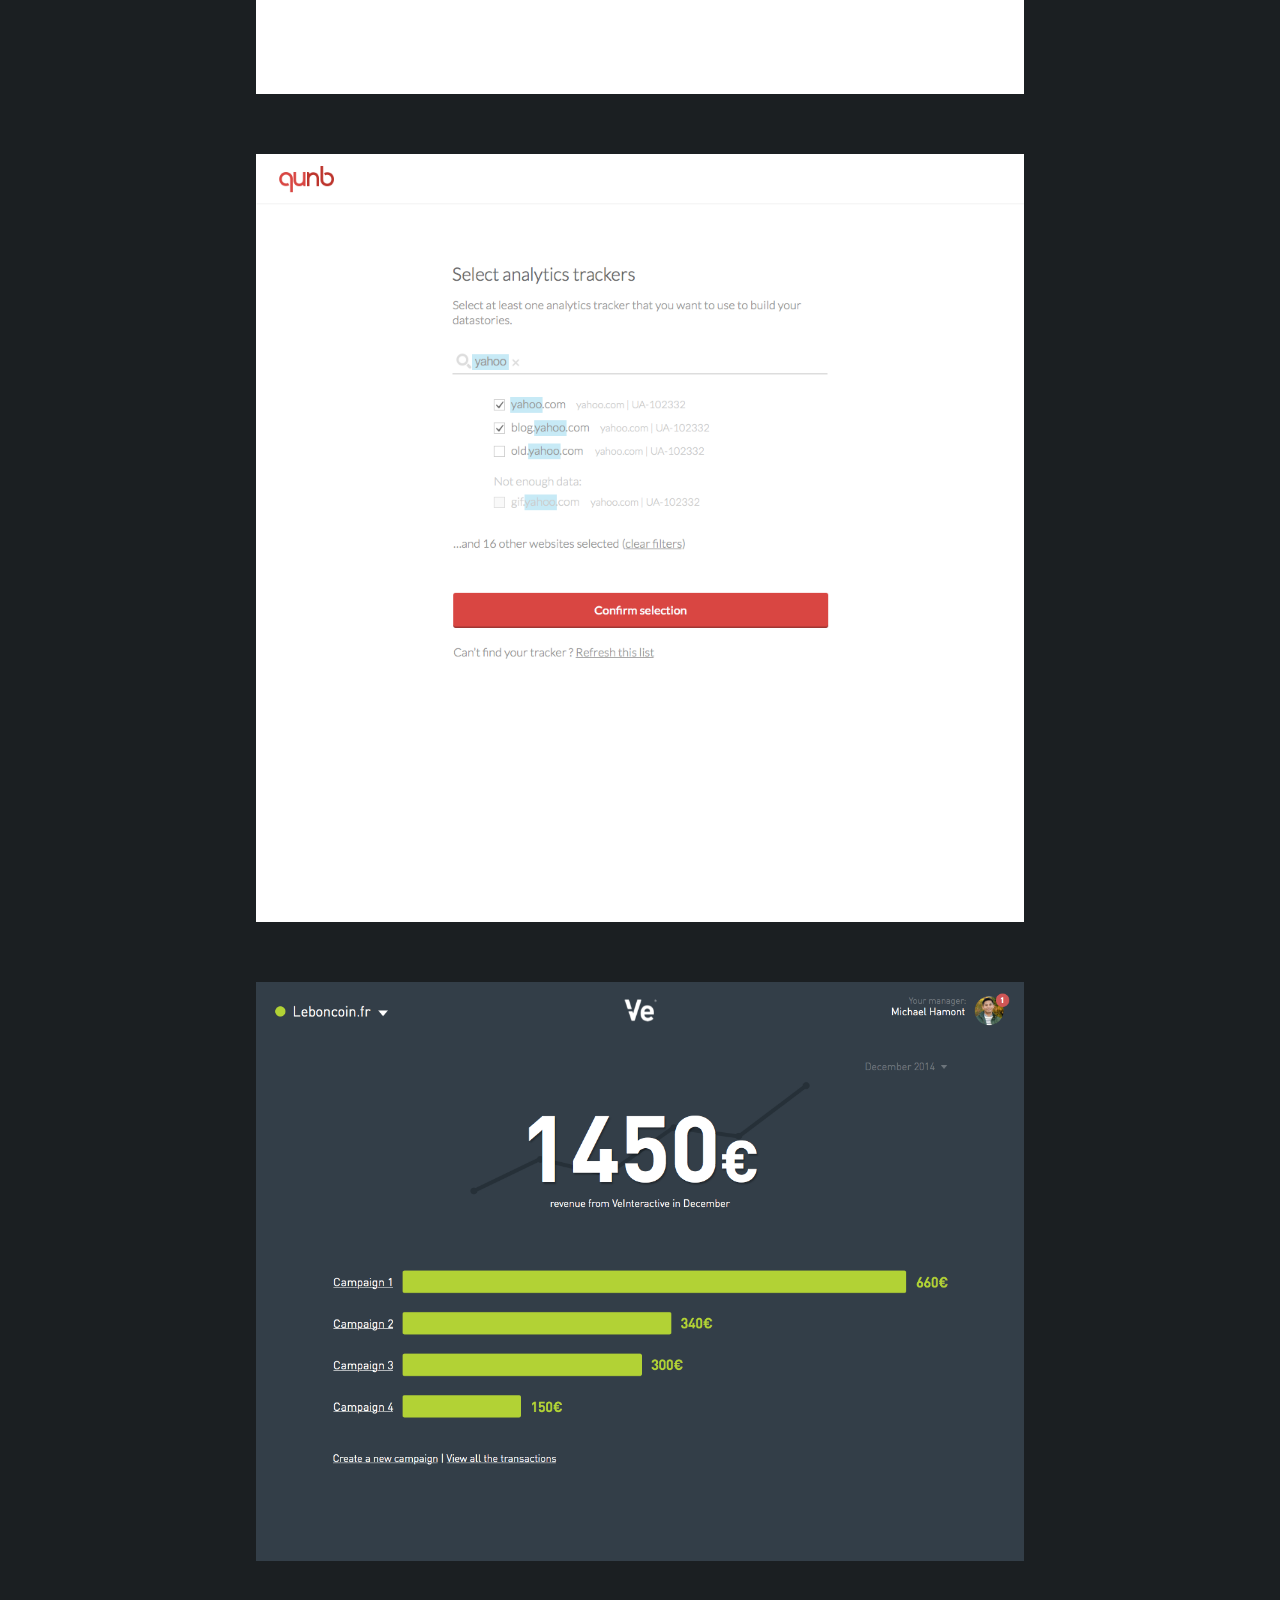
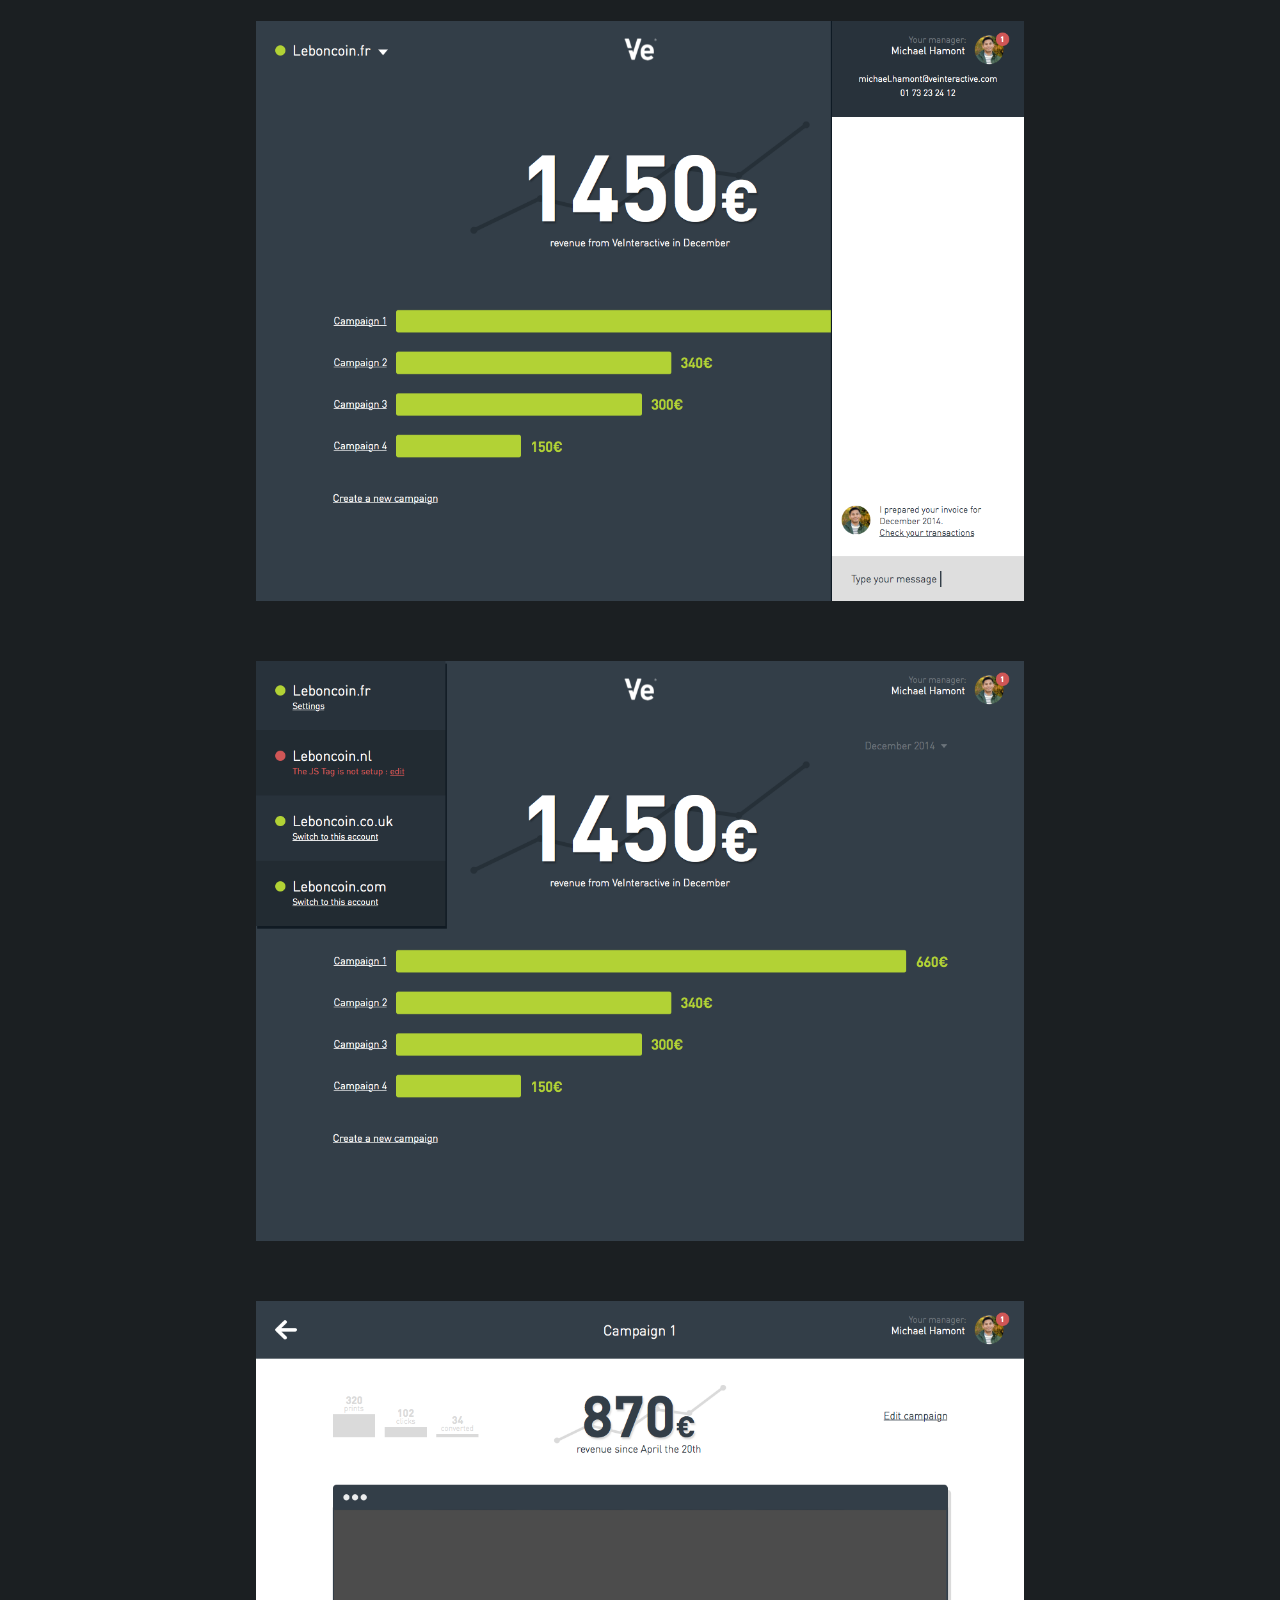
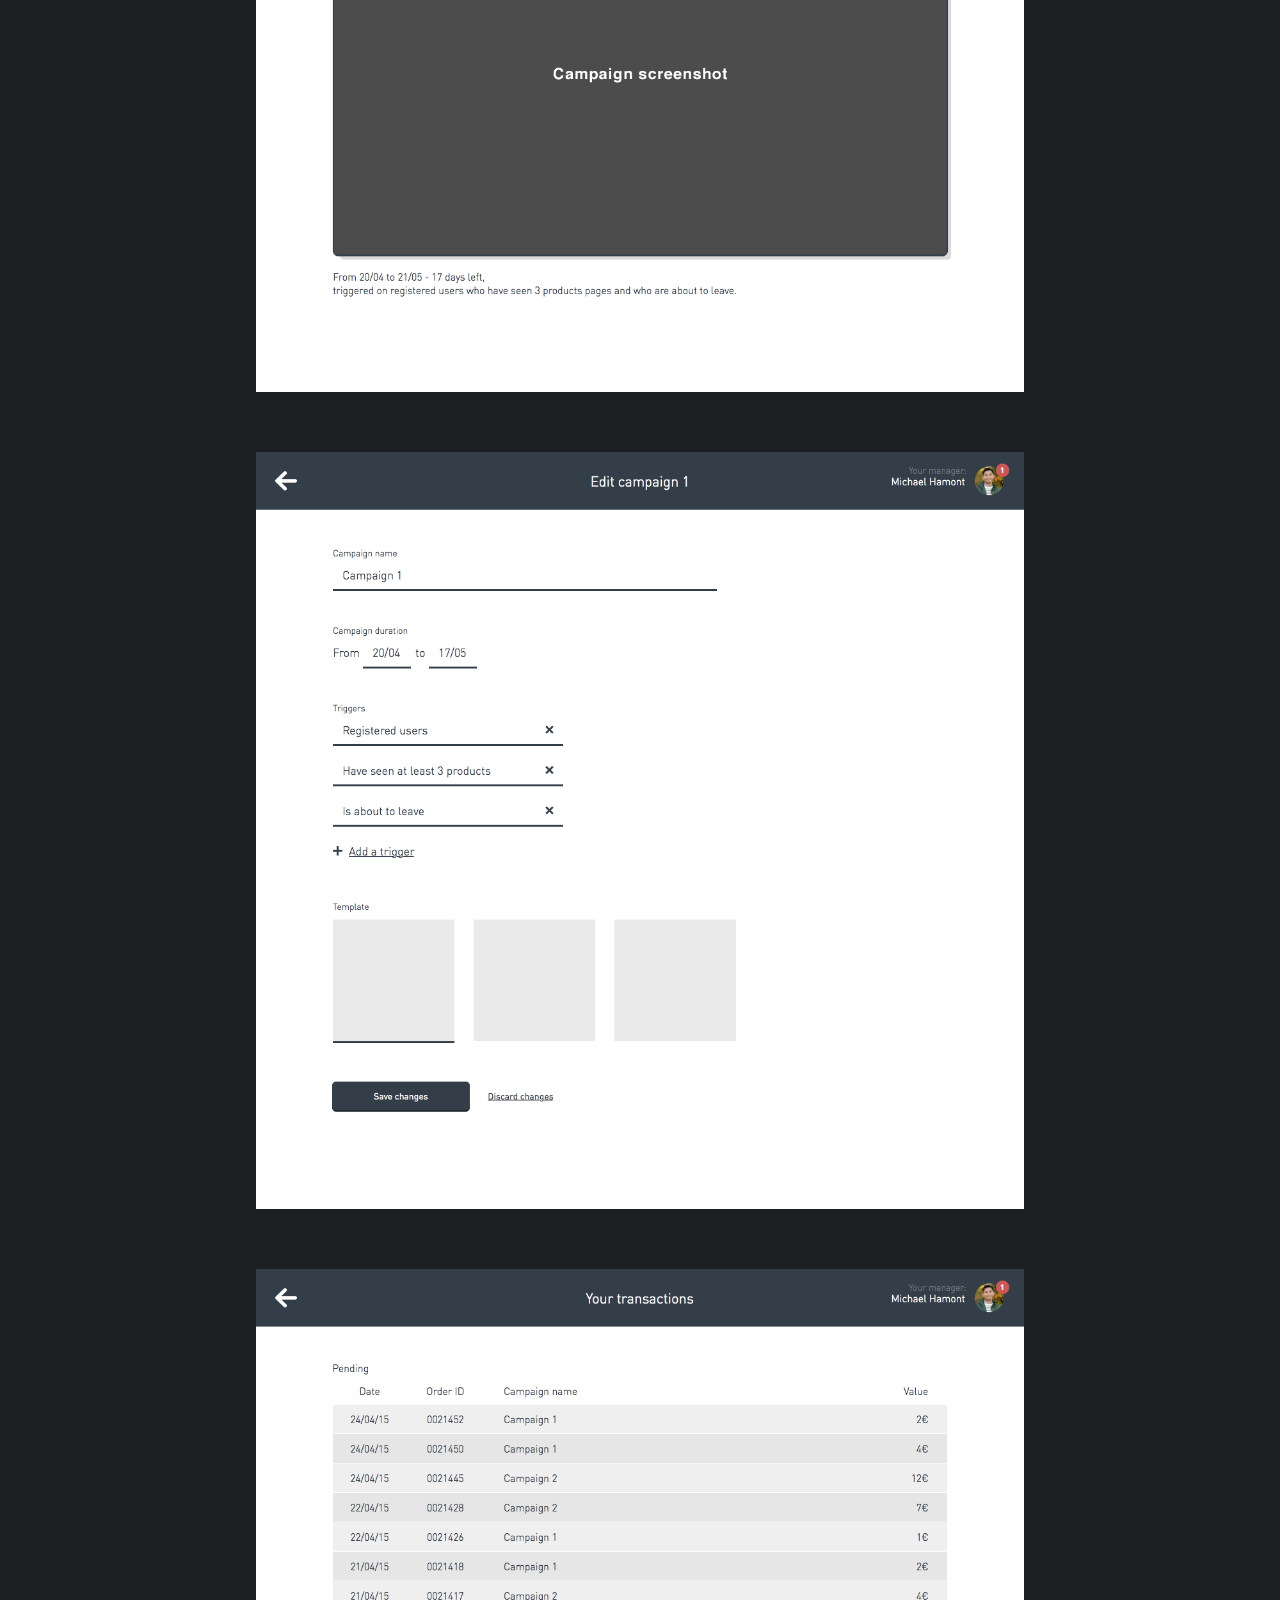
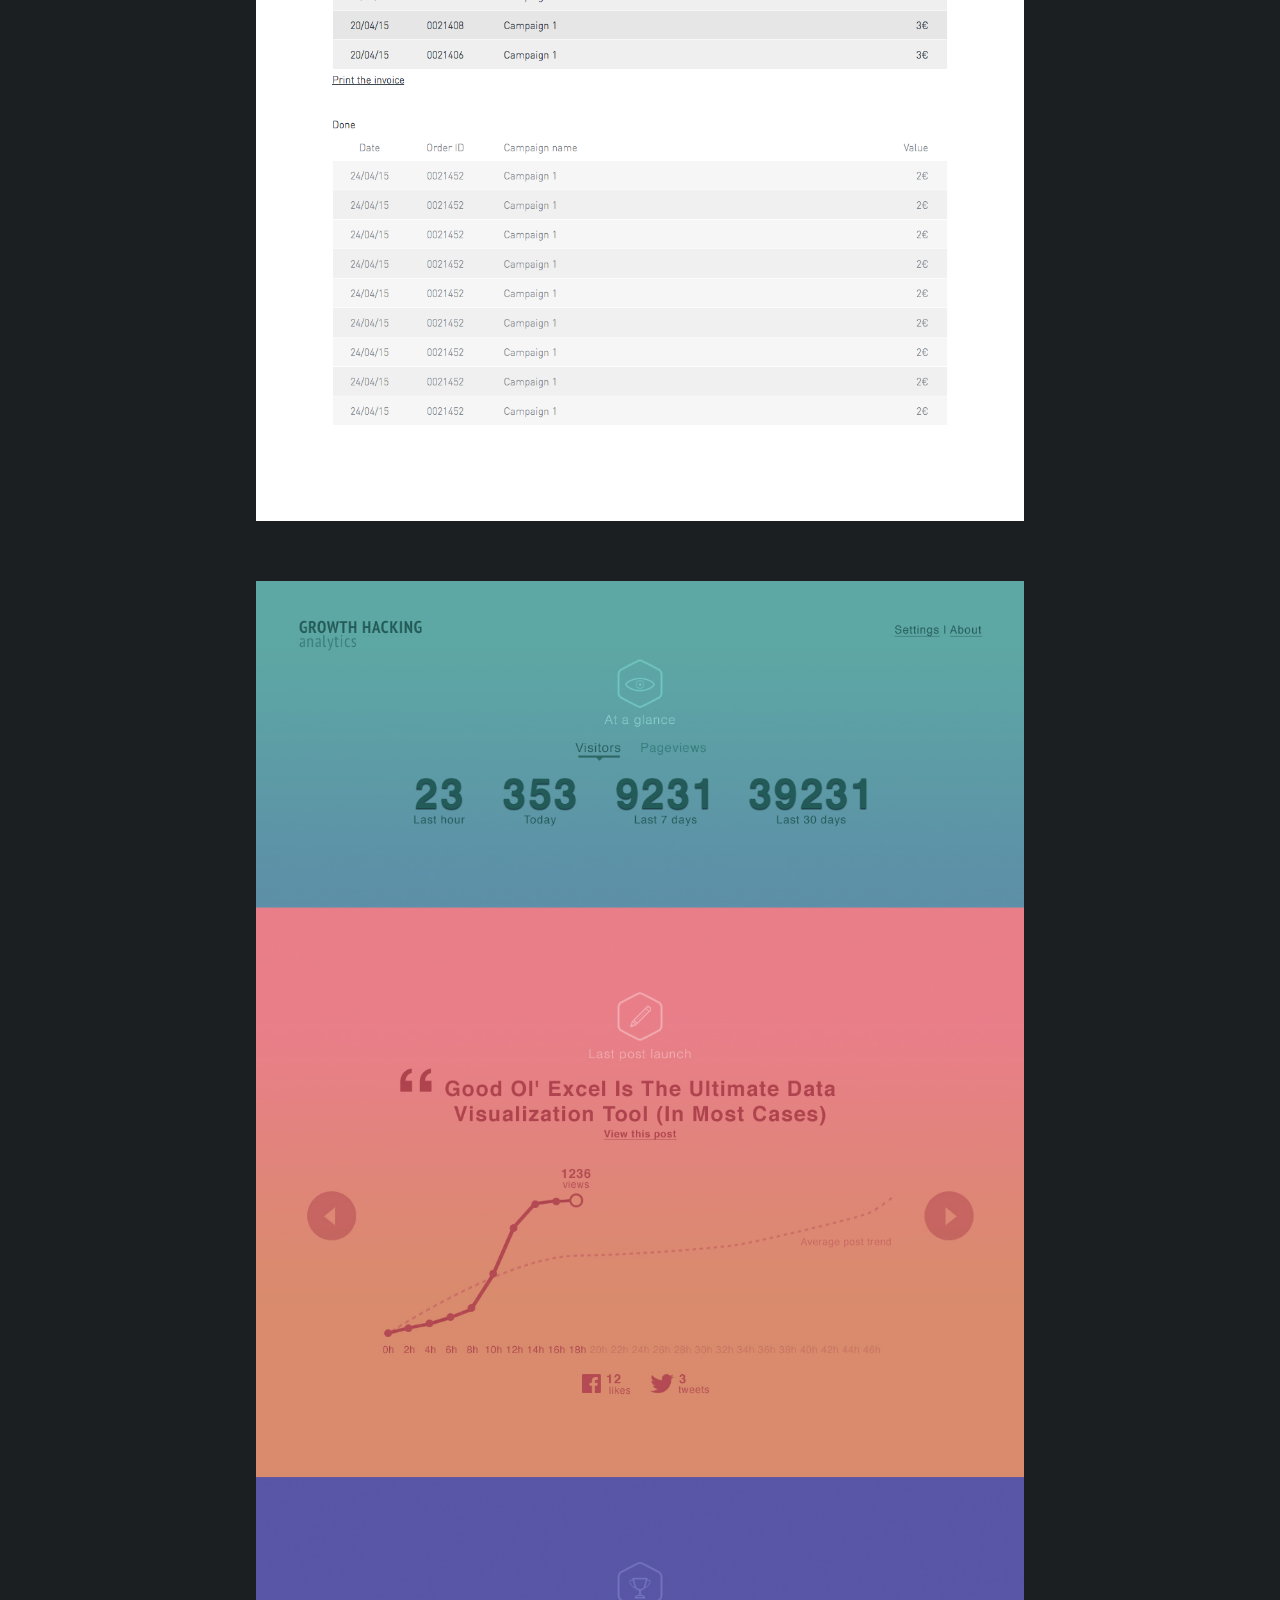
<file: case-studies/bunchofpixels.html>
<!DOCTYPE html>
<html>
    <head>
        <meta charset="utf-8">
        <meta http-equiv="X-UA-Compatible" content="IE=edge,chrome=1">
        <title>Bunch of pixels - Julien Zmiro - Product Designer</title>
        <meta name="description" content="Bunch of pixels - Julien Zmiro, Product Designer.">
        <meta name="viewport" content="width=device-width">
        <link rel="stylesheet" href="../css/screen.css">
        <script src="../js/zzz.js"></script>
        <script type="text/javascript">
           zzz.init("#1b1f22");
        </script>
    </head>
    <body id="bop">

      <nav>
          <a href="../index.html" title="Back">
              <svg xmlns="http://www.w3.org/2000/svg" xmlns:xlink="http://www.w3.org/1999/xlink" version="1.1" id="Layer_1" x="0px" y="0px" width="90px" height="90px" viewBox="0 0 90 90" enable-background="new 0 0 90 90" xml:space="preserve">
                  <g>
                      <polygon points="48.152,61.659 50.539,59.841 39.231,45 50.539,30.159 48.152,28.341 35.46,45  "/>
                  </g>
                  <path d="M45,5.949c-21.532,0-39.051,17.518-39.051,39.05c0,21.533,17.519,39.052,39.051,39.052c21.533,0,39.05-17.519,39.05-39.052  C84.05,23.467,66.533,5.949,45,5.949z M45,81.268c-19.799,0-35.848-16.237-35.848-36.267S25.201,8.733,45,8.733  c19.798,0,35.849,16.238,35.849,36.268S64.798,81.268,45,81.268z"/>
              </svg>
          </a>
      </nav>

      <section class="csContent">

        <header>
            <h1>Bunch of pixels</h1>
            <h2>Raw pixels, no text.</h2>
        </header>

        <figure>
            <img src="../img/bunch-of-pixels/bop-messenger-web.png" class="zzz">
        </figure>
        <figure>
            <img src="../img/bunch-of-pixels/bop-messenger-ios.png" class="zzz">
        </figure>
        <figure>
            <img src="../img/bunch-of-pixels/a-01-dashboard-last-week.png" class="zzz">
        </figure>
        <figure>
            <img src="../img/bunch-of-pixels/a-02-dashboard-other-dates-open.png" class="zzz">
        </figure>
        <figure>
            <img src="../img/bunch-of-pixels/a-04-default.png" class="zzz">
        </figure>
        <figure>
            <img src="../img/bunch-of-pixels/a-06-bookmarked.png" class="zzz">
        </figure>
        <figure>
            <img src="../img/bunch-of-pixels/a-07-share.png" class="zzz">
        </figure>
        <figure>
            <img src="../img/bunch-of-pixels/a-08-share-typing.png" class="zzz">
        </figure>
        <figure>
            <img src="../img/bunch-of-pixels/a-09-share-public.png" class="zzz">
        </figure>
        <figure>
            <img src="../img/bunch-of-pixels/a-12-edit.png" class="zzz">
        </figure>
        <figure>
            <img src="../img/bunch-of-pixels/a-13-menu-avatar.png" class="zzz">
        </figure>
        <figure>
            <img src="../img/bunch-of-pixels/a-14-select-trackers-empty-account.png" class="zzz">
        </figure>
        <figure>
            <img src="../img/bunch-of-pixels/a-15-select-trackers many-default.png" class="zzz">
        </figure>
        <figure>
            <img src="../img/bunch-of-pixels/a-16-select-trackers-many-typed.png" class="zzz">
        </figure>

        <figure>
            <img src="../img/bunch-of-pixels/e-01-a-home.png" class="zzz">
        </figure>
        <figure>
            <img src="../img/bunch-of-pixels/e-01-b-account-manager.png" class="zzz">
        </figure>
        <figure>
            <img src="../img/bunch-of-pixels/e-01-c-accounts.png" class="zzz">
        </figure>
        <figure>
            <img src="../img/bunch-of-pixels/e-02-campaign.png" class="zzz">
        </figure>
        <figure>
            <img src="../img/bunch-of-pixels/e-03-edit.png" class="zzz">
        </figure>
        <figure>
            <img src="../img/bunch-of-pixels/e-04-transactions.png" class="zzz">
        </figure>

        <figure>
            <img src="../img/bunch-of-pixels/c-growth-hacking-h.jpg" class="zzz">
        </figure>

        <figure>
            <img src="../img/bunch-of-pixels/f-05-uj-morning.png" class="zzz">
        </figure>
        <figure>
            <img src="../img/bunch-of-pixels/f-06-uj-transportation.png" class="zzz">
        </figure>
        <figure>
            <img src="../img/bunch-of-pixels/f-06b-uj-zoom-in.png" class="zzz">
        </figure>
        <figure>
            <img src="../img/bunch-of-pixels/f-08-uj-search.png" class="zzz">
        </figure>
        <figure>
            <img src="../img/bunch-of-pixels/f-09-uj-zara.png" class="zzz">
        </figure>

        <figure>
            <img src="../img/bunch-of-pixels/d-landing-selection.jpg" class="zzz">
        </figure>

        <figure>
            <img src="../img/bunch-of-pixels/b-01-a-ver-bar.png" class="zzz">
        </figure>
        <figure>
            <img src="../img/bunch-of-pixels/b-04-ver-bar-stacked.png" class="zzz">
        </figure>
        <figure>
            <img src="../img/bunch-of-pixels/b-05-hor-bar.png" class="zzz">
        </figure>
        <figure>
            <img src="../img/bunch-of-pixels/b-07-hor-bar-double.png" class="zzz">
        </figure>
        <figure>
            <img src="../img/bunch-of-pixels/b-10-line.png" class="zzz">
        </figure>
        <figure>
            <img src="../img/bunch-of-pixels/b-12-line-average.png" class="zzz">
        </figure>
        <figure>
            <img src="../img/bunch-of-pixels/b-15-area-multi.png" class="zzz">
        </figure>
        <figure>
            <img src="../img/bunch-of-pixels/b-18-pie-donut.png" class="zzz">
        </figure>
        <figure>
            <img src="../img/bunch-of-pixels/b-23-venn.png" class="zzz">
        </figure>
        <figure>
            <img src="../img/bunch-of-pixels/b-26-map.png" class="zzz">
        </figure>
        <figure>
            <img src="../img/bunch-of-pixels/b-27-hor-bar-butterfly.png" class="zzz">
        </figure>


      </section>

        <script>
            var _gaq=[['_setAccount','UA-6108297-1'],['_trackPageview']];
            (function(d,t){var g=d.createElement(t),s=d.getElementsByTagName(t)[0];
            g.src=('https:'==location.protocol?'//ssl':'//www')+'.google-analytics.com/ga.js';
            s.parentNode.insertBefore(g,s)}(document,'script'));
        </script>
        <script>
  window.intercomSettings = {
    app_id: "tzsd38fh"
  };
</script>
<script>(function(){var w=window;var ic=w.Intercom;if(typeof ic==="function"){ic('reattach_activator');ic('update',intercomSettings);}else{var d=document;var i=function(){i.c(arguments)};i.q=[];i.c=function(args){i.q.push(args)};w.Intercom=i;function l(){var s=d.createElement('script');s.type='text/javascript';s.async=true;s.src='https://widget.intercom.io/widget/tzsd38fh';var x=d.getElementsByTagName('script')[0];x.parentNode.insertBefore(s,x);}if(w.attachEvent){w.attachEvent('onload',l);}else{w.addEventListener('load',l,false);}}})()</script>
    </body>
</html>
</file>
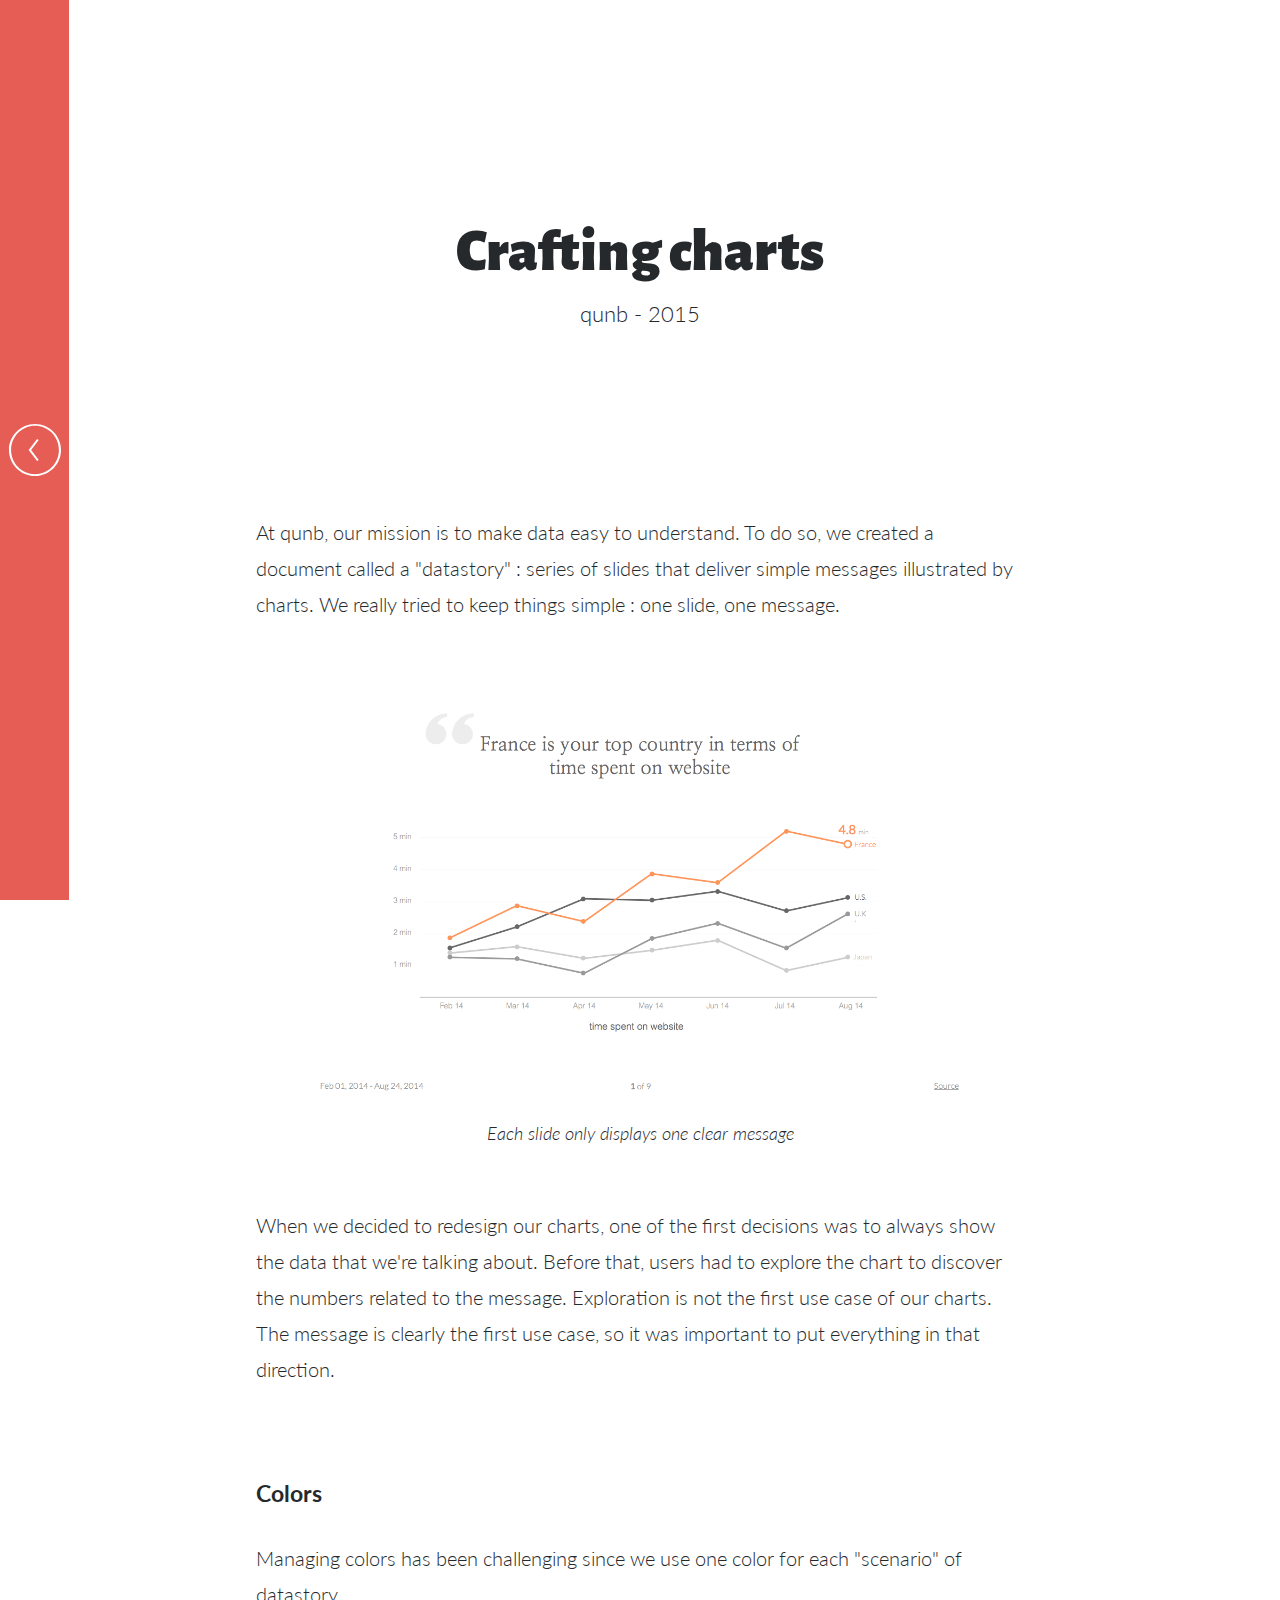
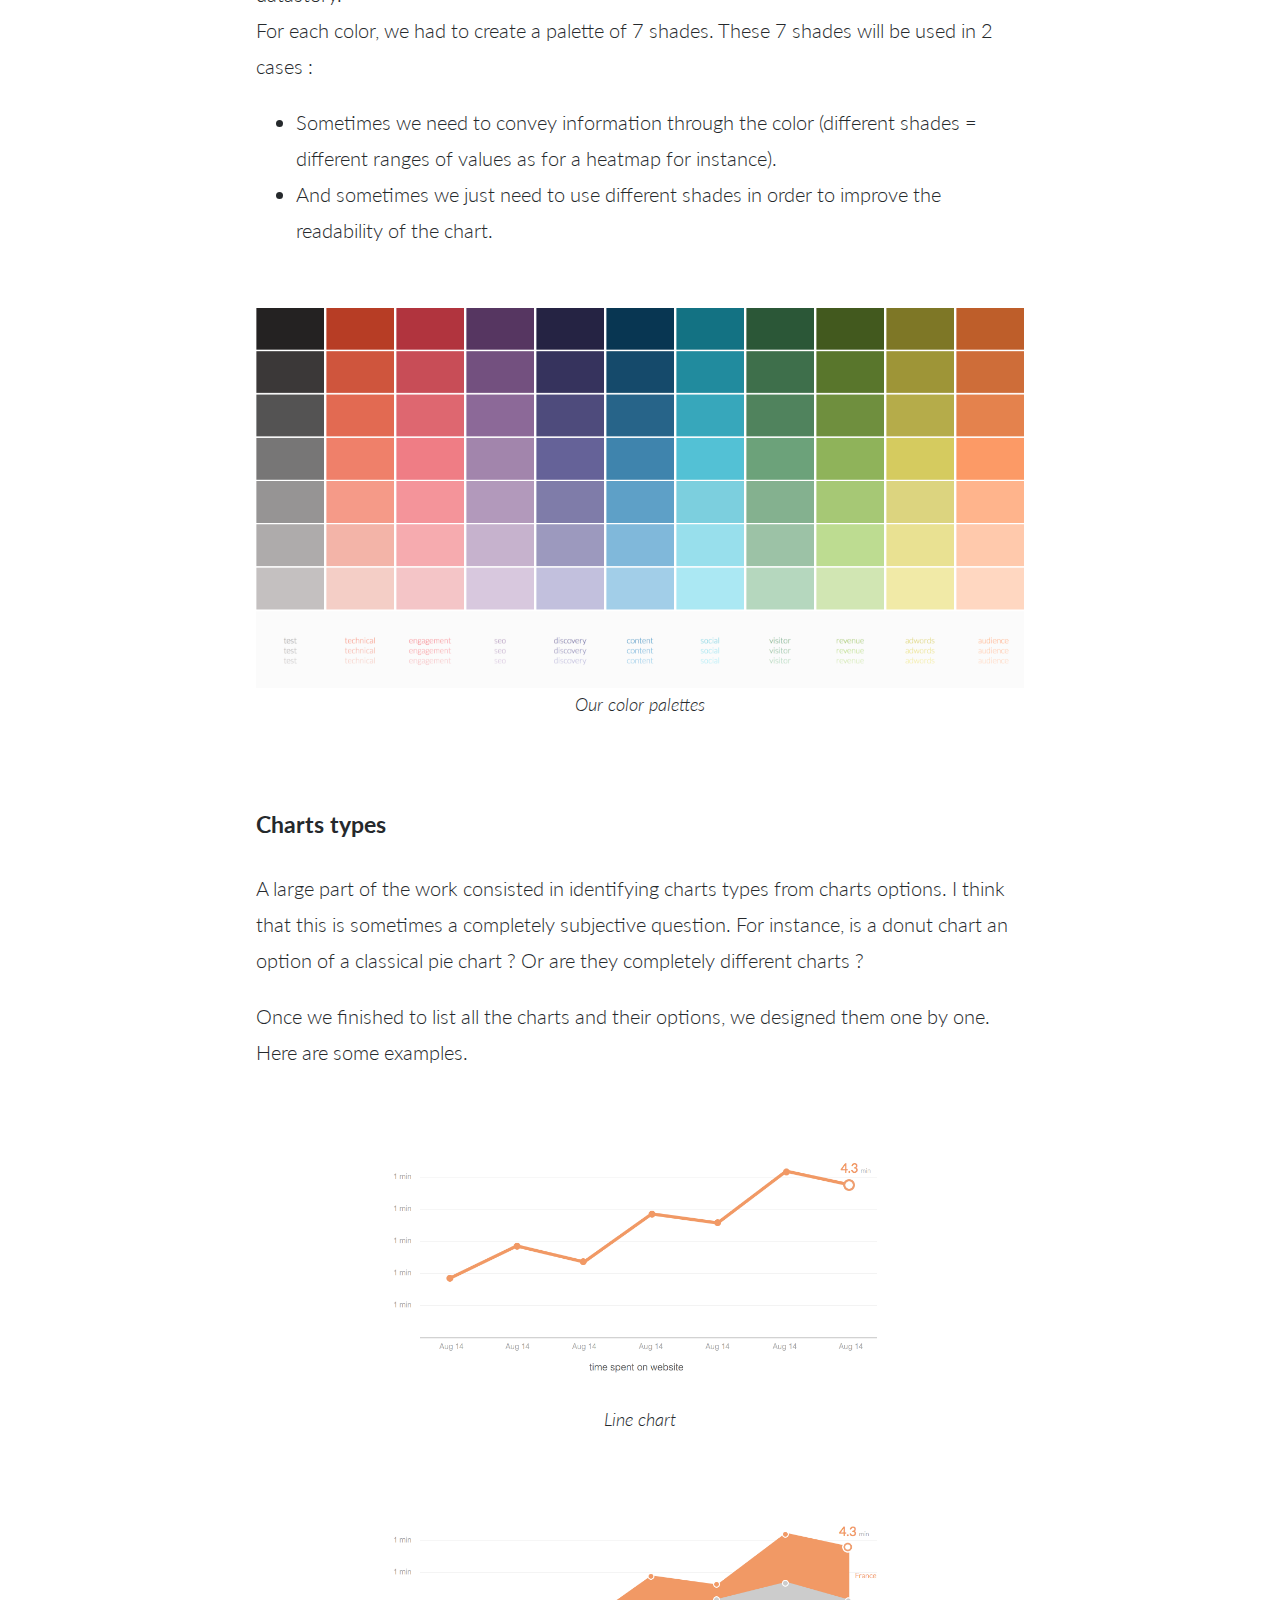
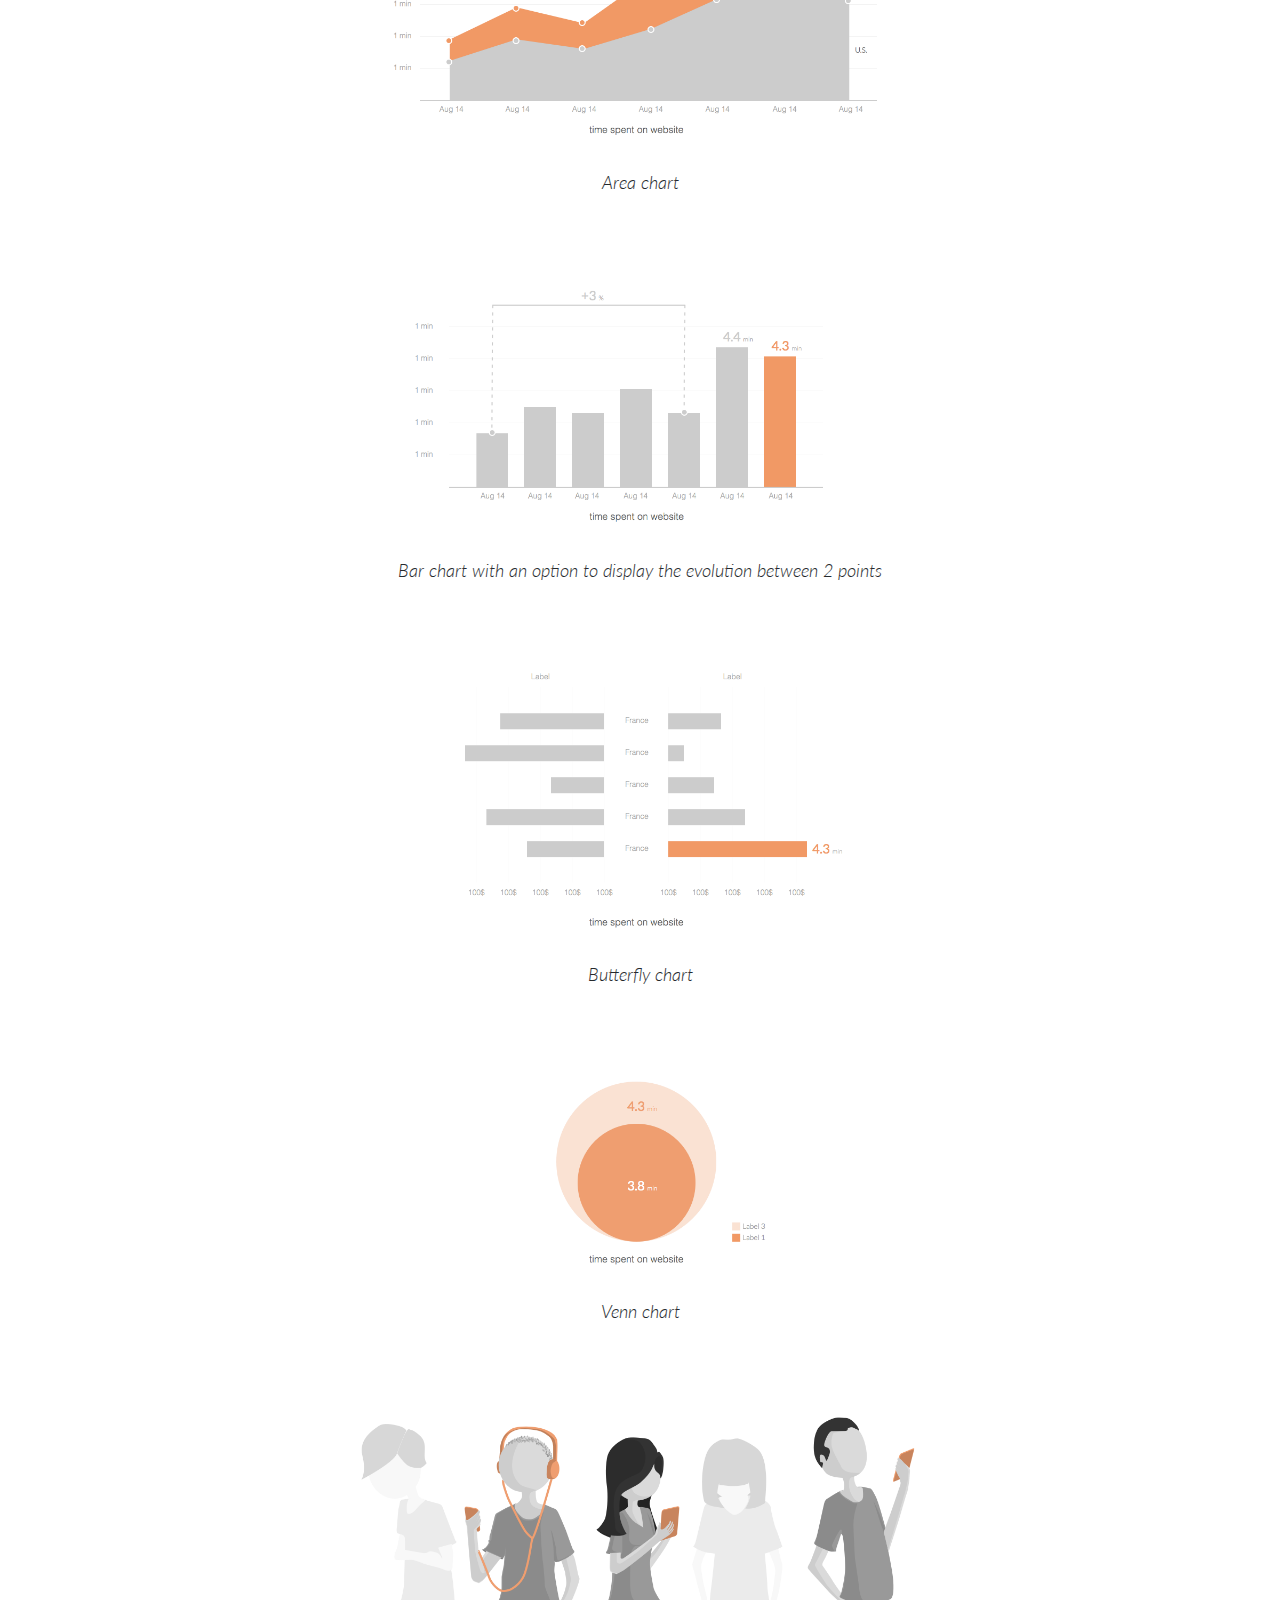
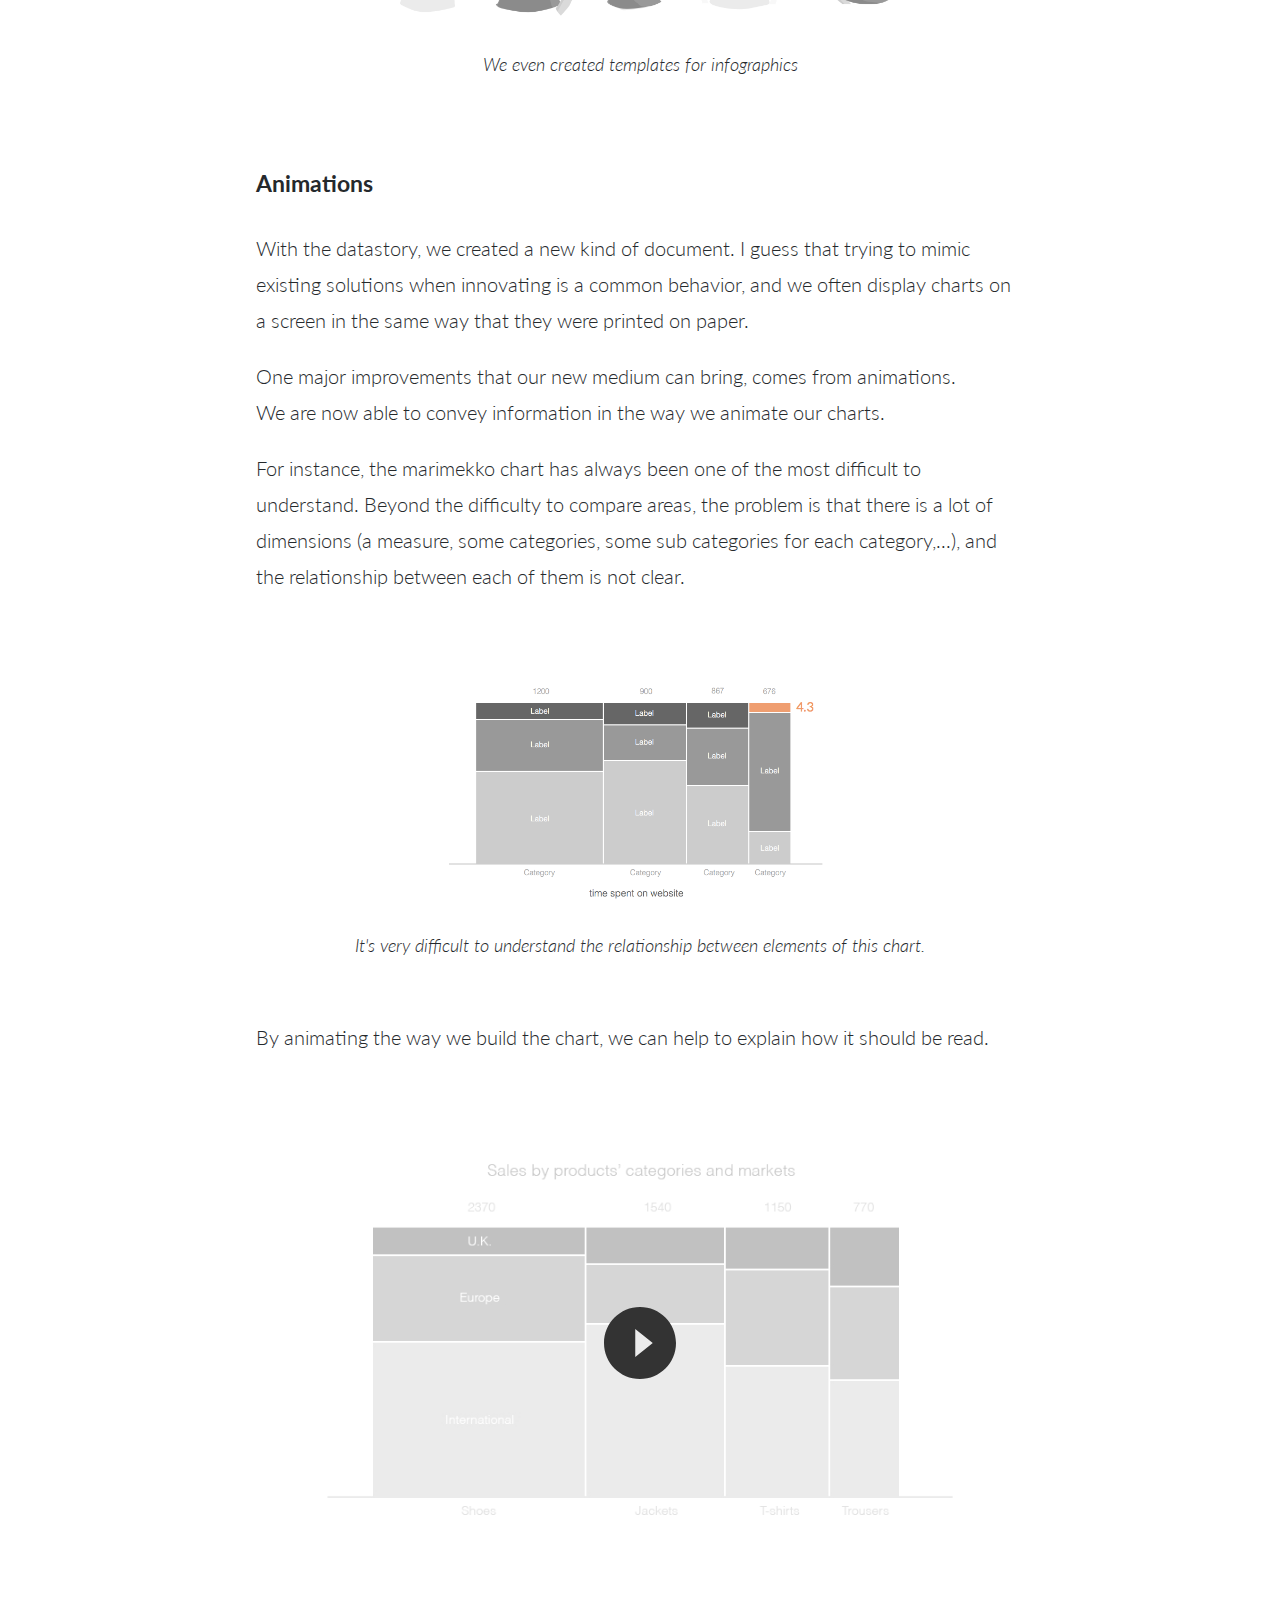
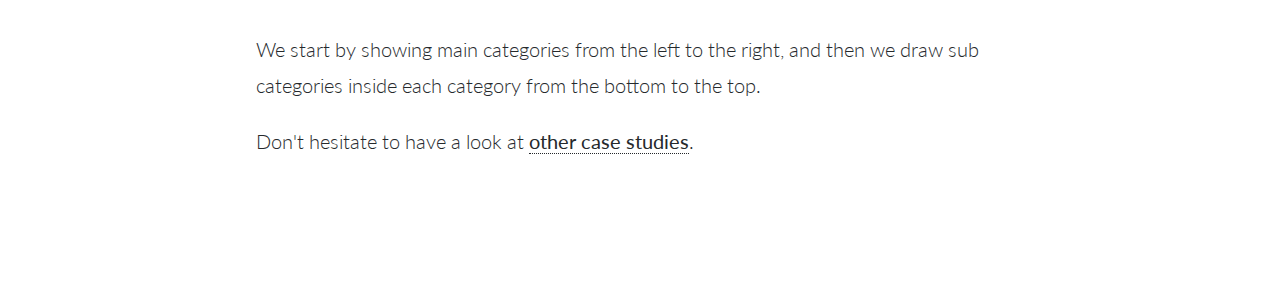
<file: case-studies/crafting-charts.html>
<!DOCTYPE html>
<html>
    <head>
        <meta charset="utf-8">
        <meta http-equiv="X-UA-Compatible" content="IE=edge,chrome=1">
        <title>Crafting charts - Julien Zmiro - Product Designer</title>
        <meta name="description" content="Julien Zmiro, Product Designer.">
        <meta name="viewport" content="width=device-width">
        <link rel="stylesheet" href="../css/screen.css">
        <script src="../js/video.js"></script>
    </head>
    <body>

        <nav>
            <a href="../index.html" title="Back">
                <svg xmlns="http://www.w3.org/2000/svg" xmlns:xlink="http://www.w3.org/1999/xlink" version="1.1" id="Layer_1" x="0px" y="0px" width="90px" height="90px" viewBox="0 0 90 90" enable-background="new 0 0 90 90" xml:space="preserve">
                    <g>
                        <polygon points="48.152,61.659 50.539,59.841 39.231,45 50.539,30.159 48.152,28.341 35.46,45  "/>
                    </g>
                    <path d="M45,5.949c-21.532,0-39.051,17.518-39.051,39.05c0,21.533,17.519,39.052,39.051,39.052c21.533,0,39.05-17.519,39.05-39.052  C84.05,23.467,66.533,5.949,45,5.949z M45,81.268c-19.799,0-35.848-16.237-35.848-36.267S25.201,8.733,45,8.733  c19.798,0,35.849,16.238,35.849,36.268S64.798,81.268,45,81.268z"/>
                </svg>
            </a>
        </nav>

        <section class="csContent">
            <header>
                <h1>Crafting charts</h1>
                <h2>qunb<span> - 2015</span></h2>
            </header>

            <p>At qunb, our mission is to make data easy to understand. To do so, we created a document called a "datastory" : series of slides that deliver simple messages illustrated by charts. We really tried to keep things simple : one slide, one message.</p>

            <figure>
                <img src="../img/crafting-charts/slide.png" alt="A slide from a datastory">
                <figcaption>Each slide only displays one clear message</figcaption>
            </figure>

            <p>When we decided to redesign our charts, one of the first decisions was to always show the data that we're talking about. Before that, users had to explore the chart to discover the numbers related to the message. Exploration is not the first use case of our charts. The message is clearly the first use case, so it was important to put everything in that direction.</p>

            <h3>Colors</h3>
            <p>Managing colors has been challenging since we use one color for each "scenario" of datastory.<br>
            For each color, we had to create a palette of 7 shades. These 7 shades will be used in 2 cases :
            <ul>
                <li>Sometimes we need to convey information through the color (different shades = different ranges of values as for a heatmap for instance).</li>
                <li>And sometimes we just need to use different shades in order to improve the readability of the chart.</li>
            </ul>
            </p>

            <figure>
                <img src="../img/crafting-charts/colors.png" alt="Our color palettes">
                <figcaption>Our color palettes</figcaption>
            </figure>

            <h3>Charts types</h3>
            <p>A large part of the work consisted in identifying charts types from charts options. I think that this is sometimes a completely subjective question. For instance, is a donut chart an option of a classical pie chart ? Or are they completely different charts ?</p>
            <p>Once we finished to list all the charts and their options, we designed them one by one.<br>
            Here are some examples.</p>

            <figure>
                <img src="../img/crafting-charts/line.png" alt="Line chart">
                <figcaption>Line chart</figcaption>
            </figure>
            <figure>
                <img src="../img/crafting-charts/area.png" alt="Area chart">
                <figcaption>Area chart</figcaption>
            </figure>
            <figure>
                <img src="../img/crafting-charts/vert-bars.png" alt="Bar chart">
                <figcaption>Bar chart with an option to display the evolution between 2 points</figcaption>
            </figure>
            <figure>
                <img src="../img/crafting-charts/butterfly.png" alt="Butterfly chart">
                <figcaption>Butterfly chart</figcaption>
            </figure>
            <figure>
                <img src="../img/crafting-charts/venn.png" alt="Venn chart">
                <figcaption>Venn chart</figcaption>
            </figure>
            <figure>
                <img src="../img/crafting-charts/infographics.png" alt="Infographics">
                <figcaption>We even created templates for infographics</figcaption>
            </figure>

            <!-- <h3>interactions</h3>
            <p>One of the main issue on the former version of our charts concerned interactions. Depending on the chart type, and sometimes even on the value, the results of the same interaction were very different. We did that because we wanted to be (too) smart, and to really adapt interactions to each context (available space, chart layout,...).<br>
            This decision was well intentioned, but I think it did not worked properly. At the end, users never knew what to expect from a chart in terms of interaction. We needed more consistency.</p>
            <p>Beyond consistency, the other rule that we tried to follow was to display values as close as possible to their points. When I move my mouse hover a point on a line chart, having the value displayed next to this point helps a lot to explain the relationship.</p>
            <p>However, we wanted to avoid huge annoying tooltips that hide the chart. We tried to design a tooltip as light as possible, showing clearly the values.</p>

            X Tooltip -->

            <h3>Animations</h3>
            <p>With the datastory, we created a new kind of document. I guess that trying to mimic existing solutions when innovating is a common behavior, and we often display charts on a screen in the same way that they were printed on paper.</p>
            <p>One major improvements that our new medium can bring, comes from animations.<br>
            We are now able to convey information in the way we animate our charts.</p>
            <p>For instance, the marimekko chart has always been one of the most difficult to understand. Beyond the difficulty to compare areas, the problem is that there is a lot of dimensions (a measure, some categories, some sub categories for each category,...), and the relationship between each of them is not clear.</p>

            <figure>
                <img src="../img/crafting-charts/mekko.png" alt="Marimekko chart">
                <figcaption>It's very difficult to understand the relationship between elements of this chart.</figcaption>
            </figure>

            <p>By animating the way we build the chart, we can help to explain how it should be read.</p>
            <figure class="videoFigure">
              <video width="860" height="450" poster="../img/user-driven-dataviz/marimekko.jpg">
                <source src="../img/user-driven-dataviz/marimekko-anim.mp4" type="video/mp4">
              </video>
              <div class="videoOverlay"><img src="../img/play-ico.svg" /></div>
            </figure>
            <p>We start by showing main categories from the left to the right, and then we draw sub categories inside each category from the bottom to the top.</p>

            <p>Don't hesitate to have a look at <a href="../index.html" title="View more case studies">other case studies</a>.</p>
        </section>

        <script>
            var _gaq=[['_setAccount','UA-6108297-1'],['_trackPageview']];
            (function(d,t){var g=d.createElement(t),s=d.getElementsByTagName(t)[0];
            g.src=('https:'==location.protocol?'//ssl':'//www')+'.google-analytics.com/ga.js';
            s.parentNode.insertBefore(g,s)}(document,'script'));
        </script>
        <script>
  window.intercomSettings = {
    app_id: "tzsd38fh"
  };
</script>
<script>(function(){var w=window;var ic=w.Intercom;if(typeof ic==="function"){ic('reattach_activator');ic('update',intercomSettings);}else{var d=document;var i=function(){i.c(arguments)};i.q=[];i.c=function(args){i.q.push(args)};w.Intercom=i;function l(){var s=d.createElement('script');s.type='text/javascript';s.async=true;s.src='https://widget.intercom.io/widget/tzsd38fh';var x=d.getElementsByTagName('script')[0];x.parentNode.insertBefore(s,x);}if(w.attachEvent){w.attachEvent('onload',l);}else{w.addEventListener('load',l,false);}}})()</script>
    </body>
</html>
</file>
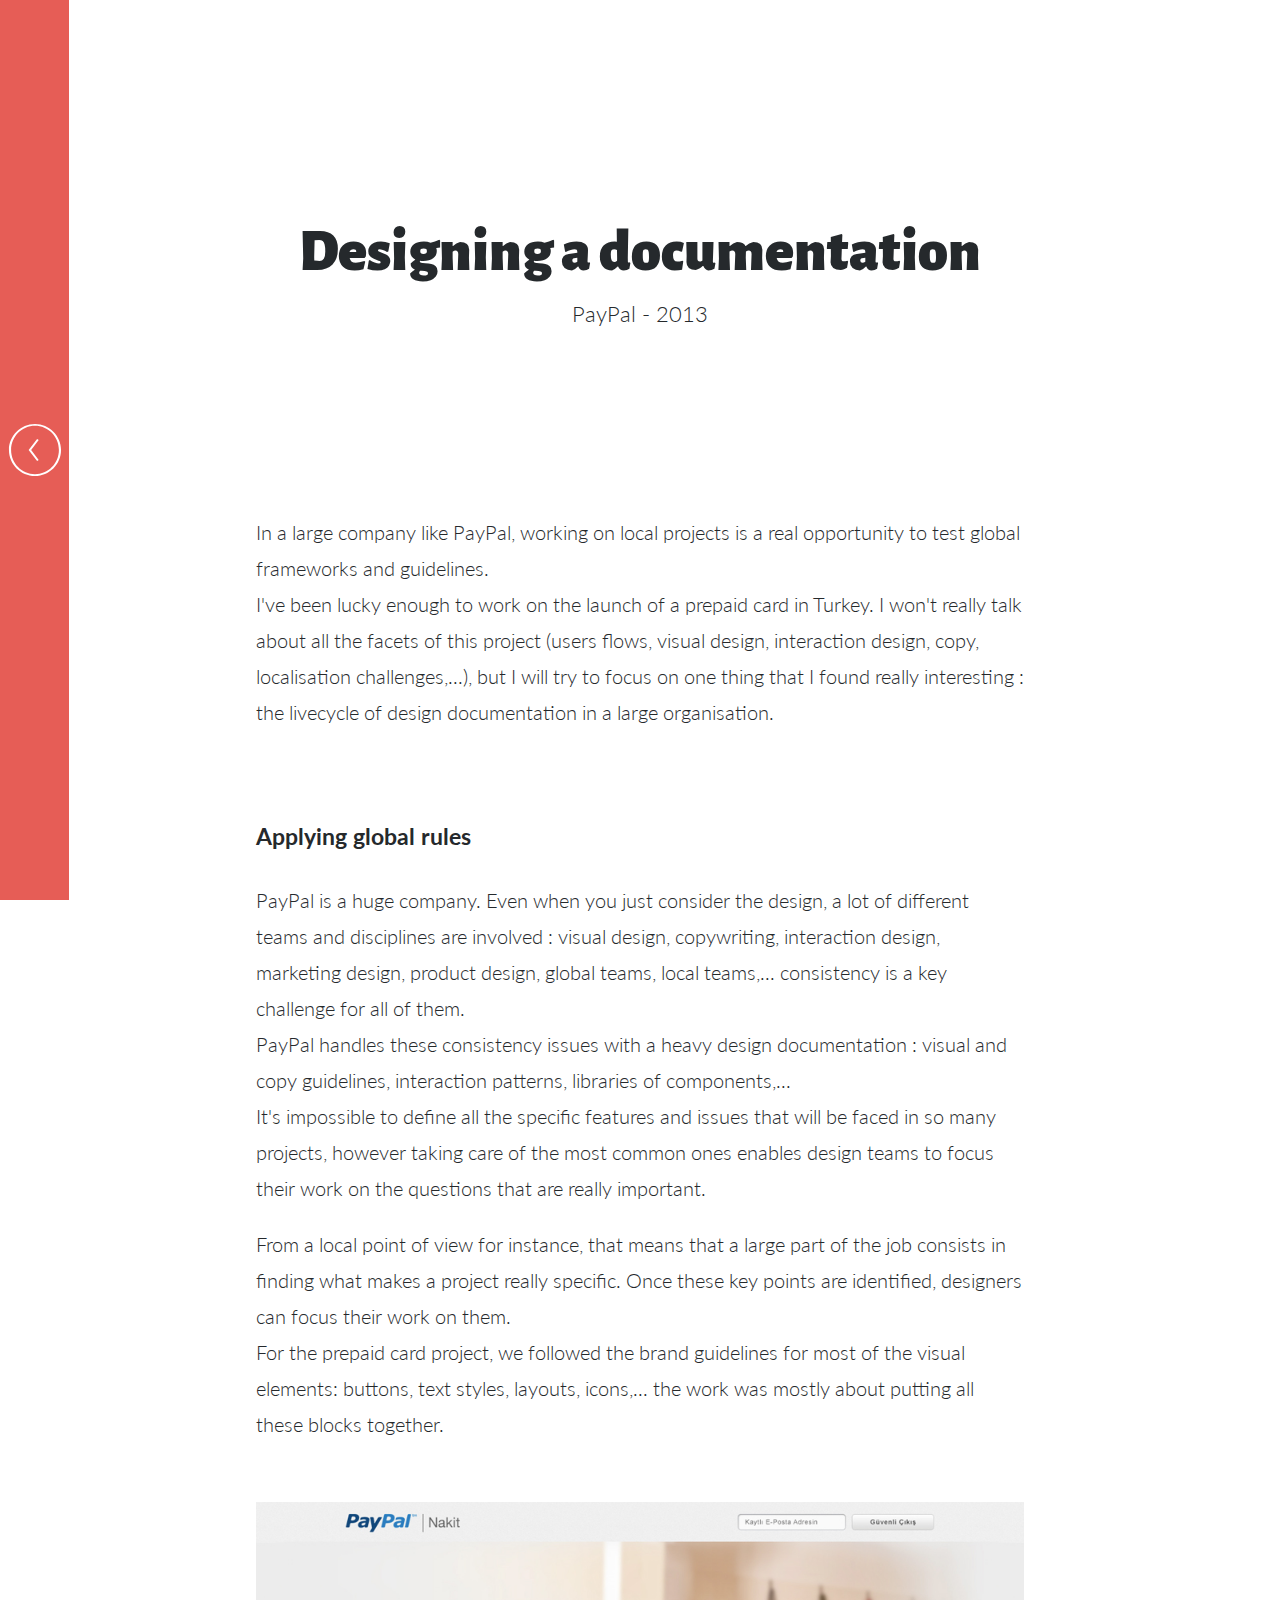
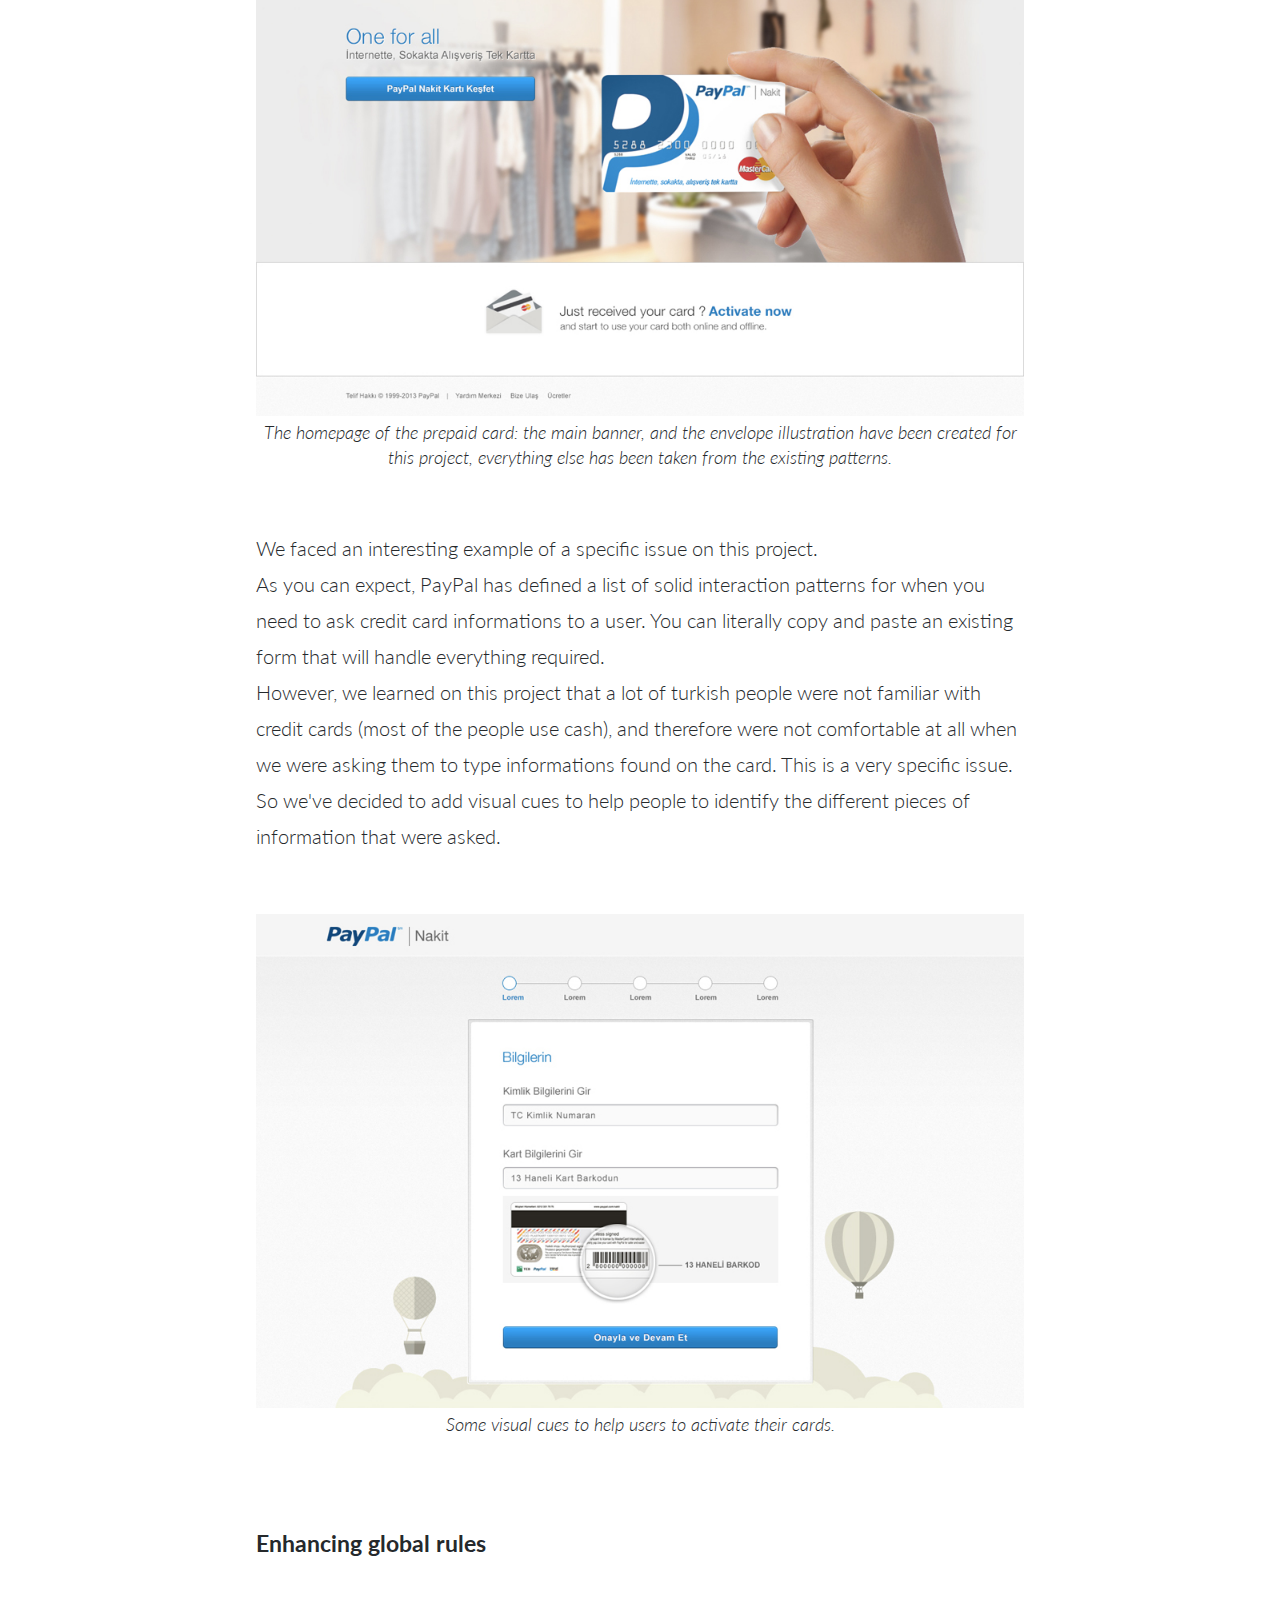
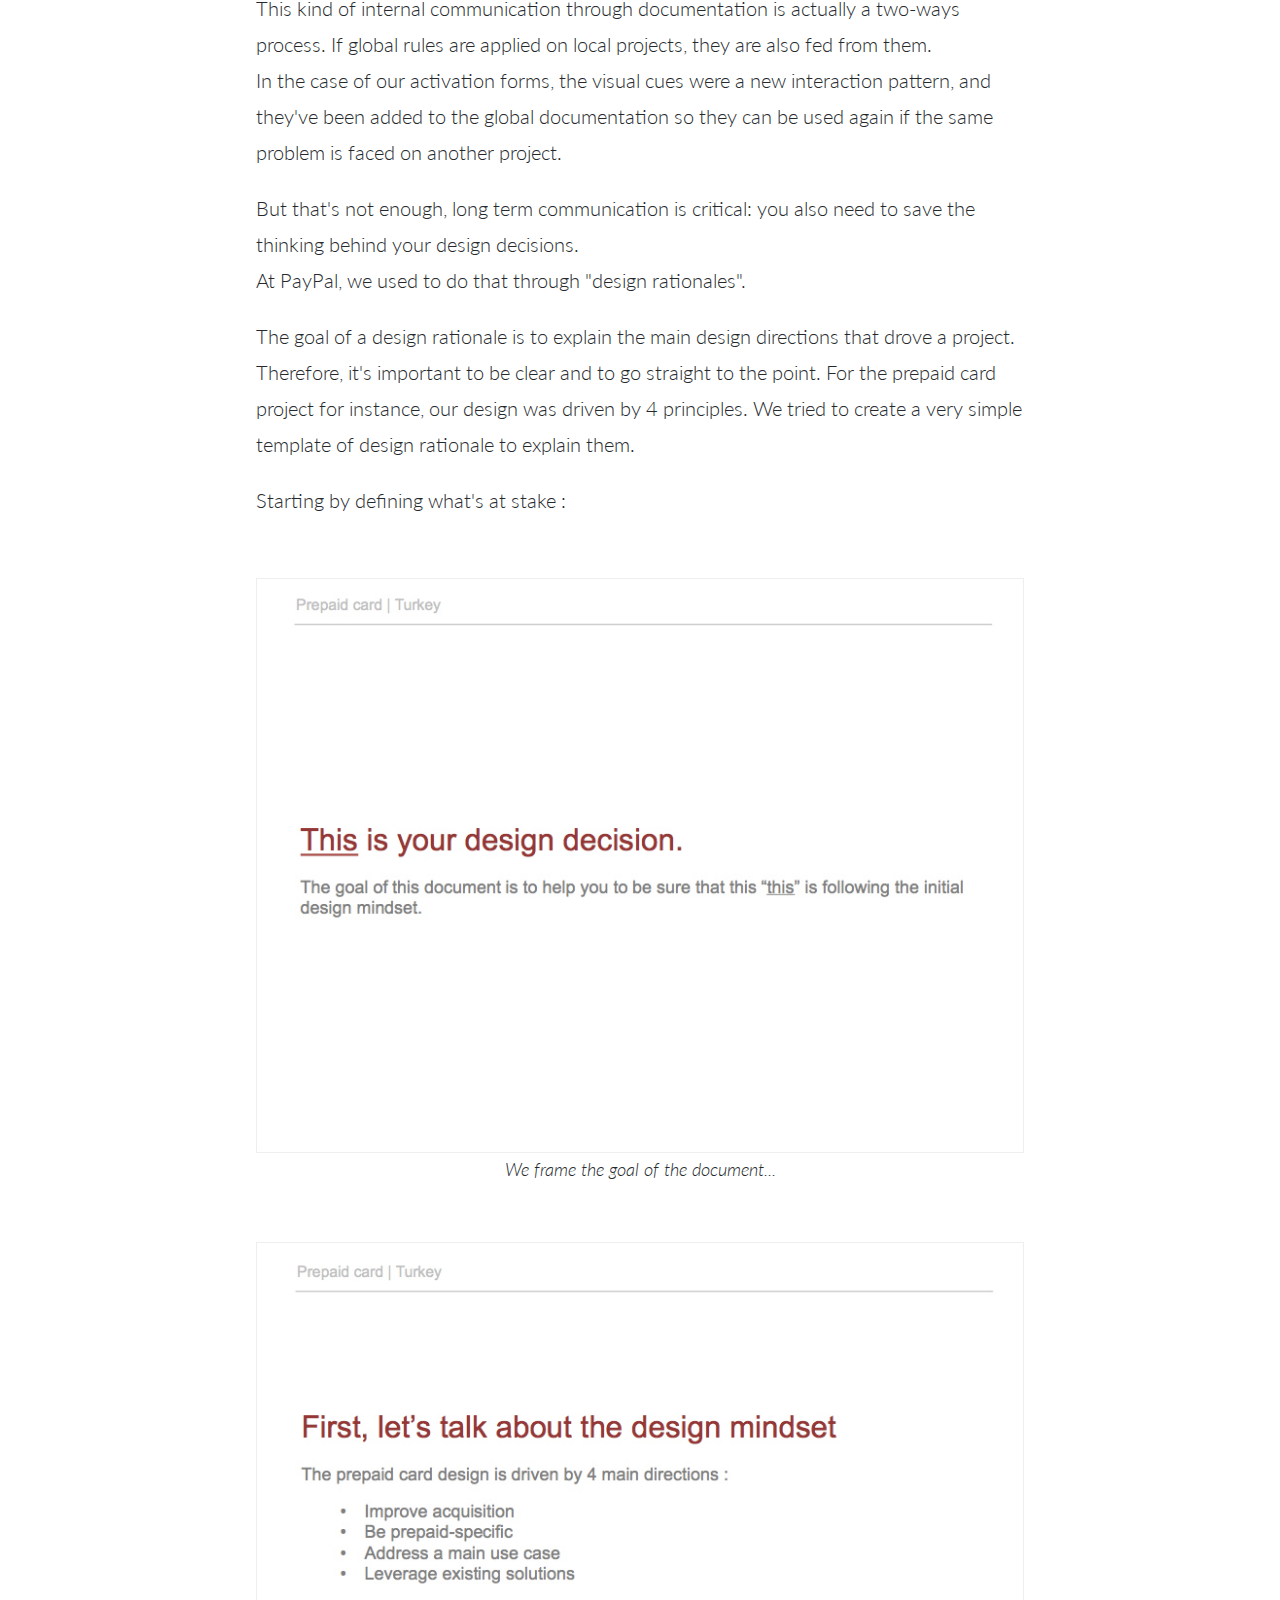
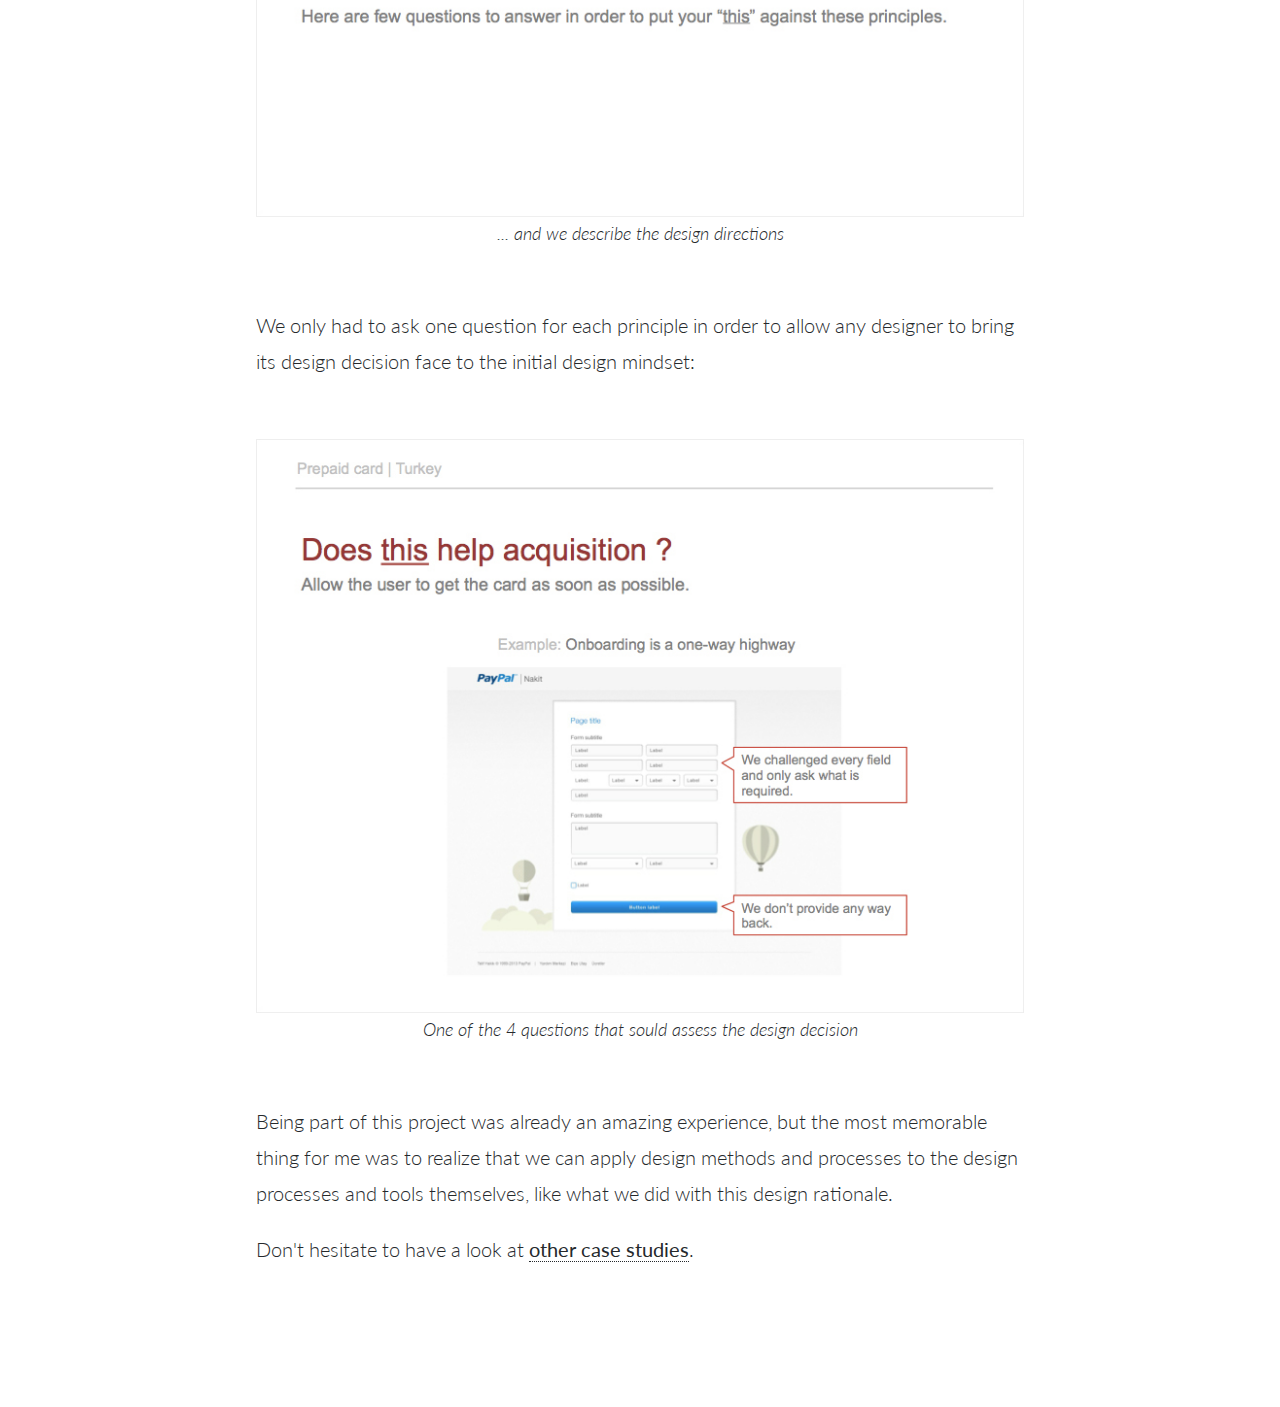
<file: case-studies/design-documentation.html>
<!DOCTYPE html>
<html>
    <head>
        <meta charset="utf-8">
        <meta http-equiv="X-UA-Compatible" content="IE=edge,chrome=1">
        <title>Designing a documentation - Julien Zmiro - Product Designer</title>
        <meta name="description" content="Julien Zmiro, Product Designer.">
        <meta name="viewport" content="width=device-width">
        <link rel="stylesheet" href="../css/screen.css">
    </head>
    <body>

        <nav>
            <a href="../index.html" title="Back">
                <svg xmlns="http://www.w3.org/2000/svg" xmlns:xlink="http://www.w3.org/1999/xlink" version="1.1" id="Layer_1" x="0px" y="0px" width="90px" height="90px" viewBox="0 0 90 90" enable-background="new 0 0 90 90" xml:space="preserve">
                    <g>
                        <polygon points="48.152,61.659 50.539,59.841 39.231,45 50.539,30.159 48.152,28.341 35.46,45  "/>
                    </g>
                    <path d="M45,5.949c-21.532,0-39.051,17.518-39.051,39.05c0,21.533,17.519,39.052,39.051,39.052c21.533,0,39.05-17.519,39.05-39.052  C84.05,23.467,66.533,5.949,45,5.949z M45,81.268c-19.799,0-35.848-16.237-35.848-36.267S25.201,8.733,45,8.733  c19.798,0,35.849,16.238,35.849,36.268S64.798,81.268,45,81.268z"/>
                </svg>
            </a>
        </nav>

        <section class="csContent">
            <header>
                <h1>Designing a documentation</h1>
                <h2>PayPal<span> - 2013</span></h2>
            </header>

            <p>In a large company like PayPal, working on local projects is a real opportunity to test global frameworks and guidelines.<br>
            I've been lucky enough to work on the launch of a prepaid card in Turkey. I won't really talk about all the facets of this project (users flows, visual design, interaction design, copy, localisation challenges,...), but I will try to focus on one thing that I found really interesting : the livecycle of design documentation in a large organisation.</p>

            <h3>Applying global rules</h3>

            <p>PayPal is a huge company. Even when you just consider the design, a lot of different teams and disciplines are involved : visual design, copywriting, interaction design, marketing design, product design, global teams, local teams,... consistency is a key challenge for all of them.<br>
            PayPal handles these consistency issues with a heavy design documentation : visual and copy guidelines, interaction patterns, libraries of components,...<br>
            It's impossible to define all the specific features and issues that will be faced in so many projects, however taking care of the most common ones enables design teams to focus their work on the questions that are really important.</p>

            <p>From a local point of view for instance, that means that a large part of the job consists in finding what makes a project really specific. Once these key points are identified, designers can focus their work on them.<br>
            For the prepaid card project, we followed the brand guidelines for most of the visual elements: buttons, text styles, layouts, icons,... the work was mostly about putting all these blocks together.<p>

            <figure>
                <img src="../img/design-documentation/home.jpg" alt="Homepage of the prepaid card">
                <figcaption>The homepage of the prepaid card: the main banner, and the envelope illustration have been created for this project, everything else has been taken from the existing patterns.</figcaption>
            </figure>

            <p>We faced an interesting example of a specific issue on this project.<br>
            As you can expect, PayPal has defined a list of solid interaction patterns for when you need to ask credit card informations to a user. You can literally copy and paste an existing form that will handle everything required.<br>
            However, we learned on this project that a lot of turkish people were not familiar with credit cards (most of the people use cash), and therefore were not comfortable at all when we were asking them to type informations found on the card. This is a very specific issue.<br>
            So we've decided to add visual cues to help people to identify the different pieces of information that were asked.</p>

            <figure>
                <img src="../img/design-documentation/visual-cues.jpg" alt="Visuals cues">
                <figcaption>Some visual cues to help users to activate their cards.</figcaption>
            </figure>

            <h3>Enhancing global rules</h3>

            <p>This kind of internal communication through documentation is actually a two-ways process. If global rules are applied on local projects, they are also fed from them.<br>
            In the case of our activation forms, the visual cues were a new interaction pattern, and they've been added to the global documentation so they can be used again if the same problem is faced on another project.</p>

            <p>But that's not enough, long term communication is critical: you also need to save the thinking behind your design decisions.<br>
            At PayPal, we used to do that through "design rationales".</p>

            <p>The goal of a design rationale is to explain the main design directions that drove a project. Therefore, it's important to be clear and to go straight to the point.
            For the prepaid card project for instance, our design was driven by 4 principles. We tried to create a very simple template of design rationale to explain them.</p>
            <p>Starting by defining what's at stake :</p>
            <figure>
                <img src="../img/design-documentation/rationale-01.jpg" alt="Design rationale">
                <figcaption>We frame the goal of the document...</figcaption>
            </figure>
            <figure>
                <img src="../img/design-documentation/rationale-02.jpg" alt="Design rationale">
                <figcaption>... and we describe the design directions</figcaption>
            </figure>
            <p>We only had to ask one question for each principle in order to allow any designer to bring its design decision face to the initial design mindset:</p>
            <figure>
                <img src="../img/design-documentation/rationale-03.jpg" alt="Design rationale">
                <figcaption>One of the 4 questions that sould assess the design decision</figcaption>
            </figure>

            <p>Being part of this project was already an amazing experience, but the most memorable thing for me was to realize that we can apply design methods and processes to the design processes and tools themselves, like what we did with this design rationale.</p>

            <p>Don't hesitate to have a look at <a href="../index.html" title="View more case studies">other case studies</a>.</p>
        </section>

        <script>
            var _gaq=[['_setAccount','UA-6108297-1'],['_trackPageview']];
            (function(d,t){var g=d.createElement(t),s=d.getElementsByTagName(t)[0];
            g.src=('https:'==location.protocol?'//ssl':'//www')+'.google-analytics.com/ga.js';
            s.parentNode.insertBefore(g,s)}(document,'script'));
        </script>
        <script>
  window.intercomSettings = {
    app_id: "tzsd38fh"
  };
</script>
<script>(function(){var w=window;var ic=w.Intercom;if(typeof ic==="function"){ic('reattach_activator');ic('update',intercomSettings);}else{var d=document;var i=function(){i.c(arguments)};i.q=[];i.c=function(args){i.q.push(args)};w.Intercom=i;function l(){var s=d.createElement('script');s.type='text/javascript';s.async=true;s.src='https://widget.intercom.io/widget/tzsd38fh';var x=d.getElementsByTagName('script')[0];x.parentNode.insertBefore(s,x);}if(w.attachEvent){w.attachEvent('onload',l);}else{w.addEventListener('load',l,false);}}})()</script>
    </body>
</html>
</file>
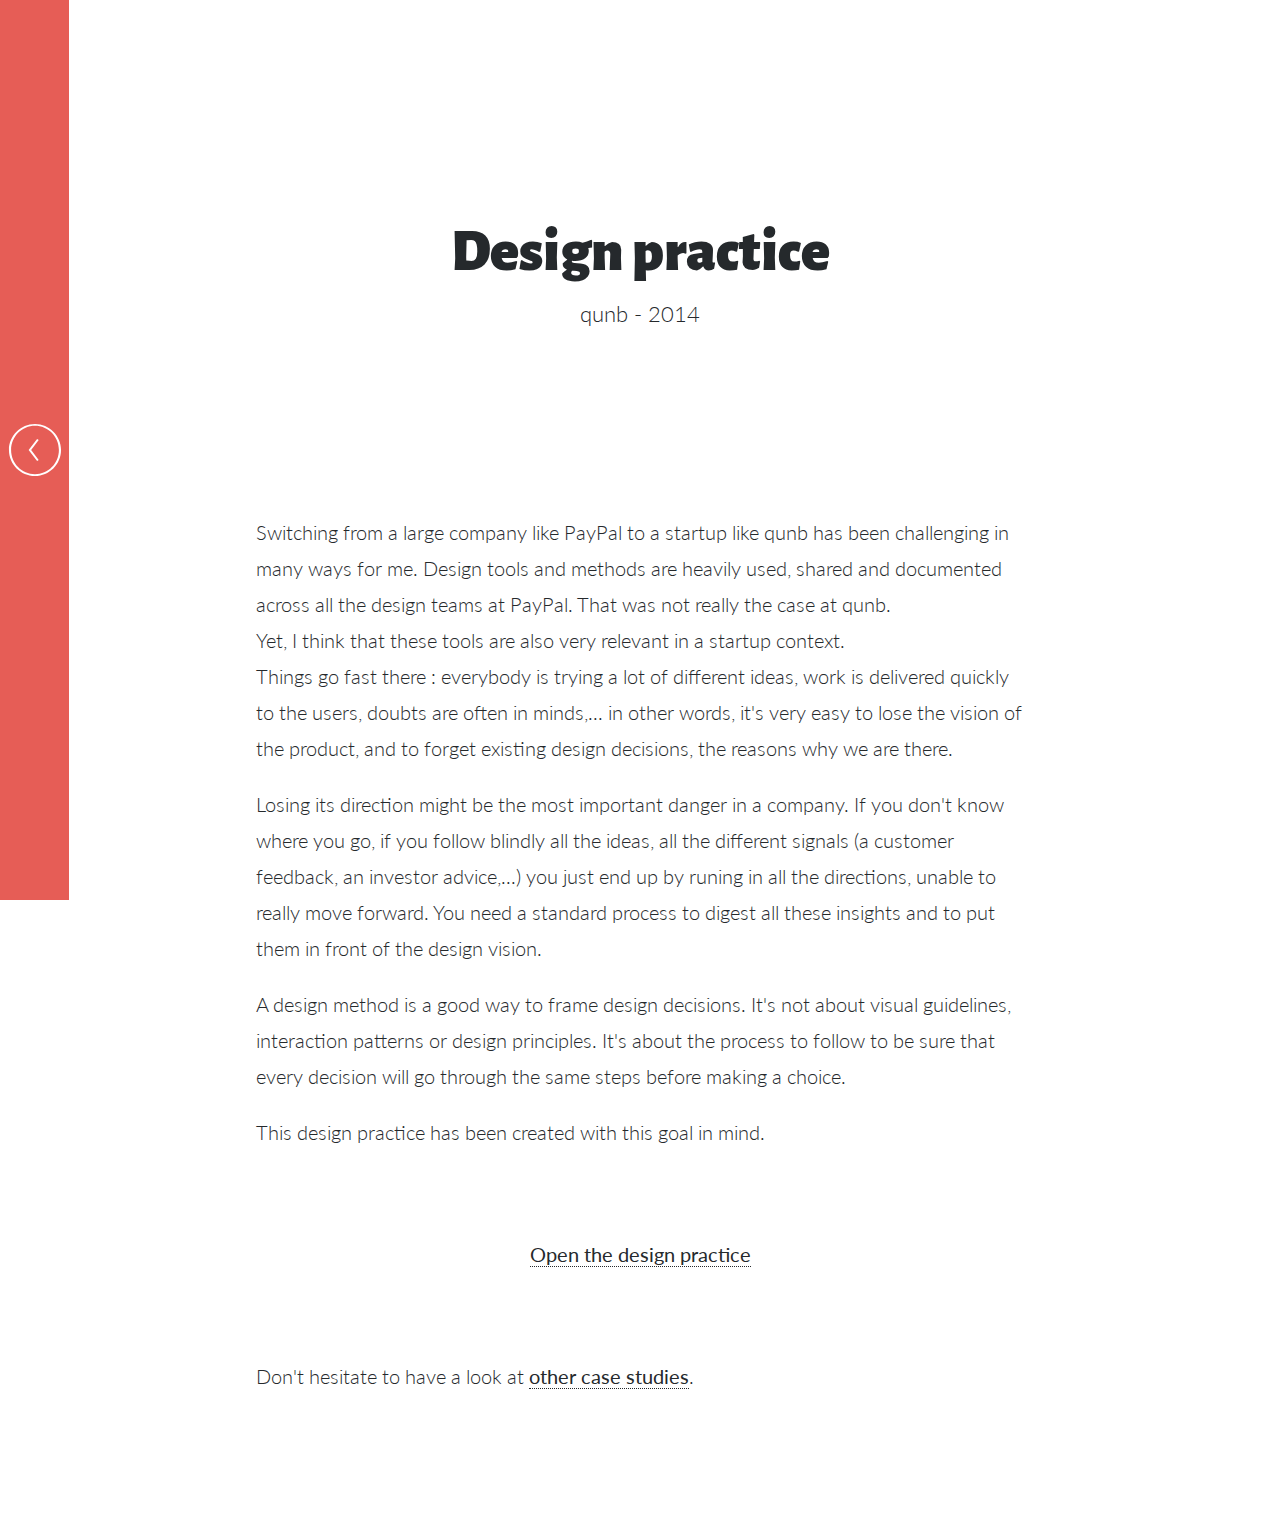
<file: case-studies/design-practice.html>
<!DOCTYPE html>
<html>
    <head>
        <meta charset="utf-8">
        <meta http-equiv="X-UA-Compatible" content="IE=edge,chrome=1">
        <title>Design practice - Julien Zmiro - Product Designer</title>
        <meta name="description" content="Julien Zmiro, Product Designer.">
        <meta name="viewport" content="width=device-width">
        <link rel="stylesheet" href="../css/screen.css">
    </head>
    <body>

        <nav>
            <a href="../index.html" title="Back">
                <svg xmlns="http://www.w3.org/2000/svg" xmlns:xlink="http://www.w3.org/1999/xlink" version="1.1" id="Layer_1" x="0px" y="0px" width="90px" height="90px" viewBox="0 0 90 90" enable-background="new 0 0 90 90" xml:space="preserve">
                    <g>
                        <polygon points="48.152,61.659 50.539,59.841 39.231,45 50.539,30.159 48.152,28.341 35.46,45  "/>
                    </g>
                    <path d="M45,5.949c-21.532,0-39.051,17.518-39.051,39.05c0,21.533,17.519,39.052,39.051,39.052c21.533,0,39.05-17.519,39.05-39.052  C84.05,23.467,66.533,5.949,45,5.949z M45,81.268c-19.799,0-35.848-16.237-35.848-36.267S25.201,8.733,45,8.733  c19.798,0,35.849,16.238,35.849,36.268S64.798,81.268,45,81.268z"/>
                </svg>
            </a>
        </nav>

        <section class="csContent">
            <header>
                <h1>Design practice</h1>
                <h2>qunb<span> - 2014</span></h2>
            </header>

            <p>Switching from a large company like PayPal to a startup like qunb has been challenging in many ways for me. Design tools and methods are heavily used, shared and documented across all the design teams at PayPal. That was not really the case at qunb.<br>
            Yet, I think that these tools are also very relevant in a startup context.<br>
            Things go fast there : everybody is trying a lot of different ideas, work is delivered quickly to the users, doubts are often in minds,... in other words, it's very easy to lose the vision of the product, and to forget existing design decisions, the reasons why we are there.</p>
            <p>Losing its direction might be the most important danger in a company. If you don't know where you go, if you follow blindly all the ideas, all the different signals (a customer feedback, an investor advice,...) you just end up by runing in all the directions, unable to really move forward. You need a standard process to digest all these insights and to put them in front of the design vision.</p>
            <p>A design method is a good way to frame design decisions. It's not about visual guidelines, interaction patterns or design principles. It's about the process to follow to be sure that every decision will go through the same steps before making a choice.</p>
            <p>This design practice has been created with this goal in mind.</p>
            <div class="mainLink">
                <a href="http://julienzmiro.github.io/udcd/" title="Open the design practice">Open the design practice</a>
            </div>
            <p>Don't hesitate to have a look at <a href="../index.html" title="View more case studies">other case studies</a>.</p>
        </section>

        <script>
            var _gaq=[['_setAccount','UA-6108297-1'],['_trackPageview']];
            (function(d,t){var g=d.createElement(t),s=d.getElementsByTagName(t)[0];
            g.src=('https:'==location.protocol?'//ssl':'//www')+'.google-analytics.com/ga.js';
            s.parentNode.insertBefore(g,s)}(document,'script'));
        </script>
        <script>
  window.intercomSettings = {
    app_id: "tzsd38fh"
  };
</script>
<script>(function(){var w=window;var ic=w.Intercom;if(typeof ic==="function"){ic('reattach_activator');ic('update',intercomSettings);}else{var d=document;var i=function(){i.c(arguments)};i.q=[];i.c=function(args){i.q.push(args)};w.Intercom=i;function l(){var s=d.createElement('script');s.type='text/javascript';s.async=true;s.src='https://widget.intercom.io/widget/tzsd38fh';var x=d.getElementsByTagName('script')[0];x.parentNode.insertBefore(s,x);}if(w.attachEvent){w.attachEvent('onload',l);}else{w.addEventListener('load',l,false);}}})()</script>
    </body>
</html>
</file>
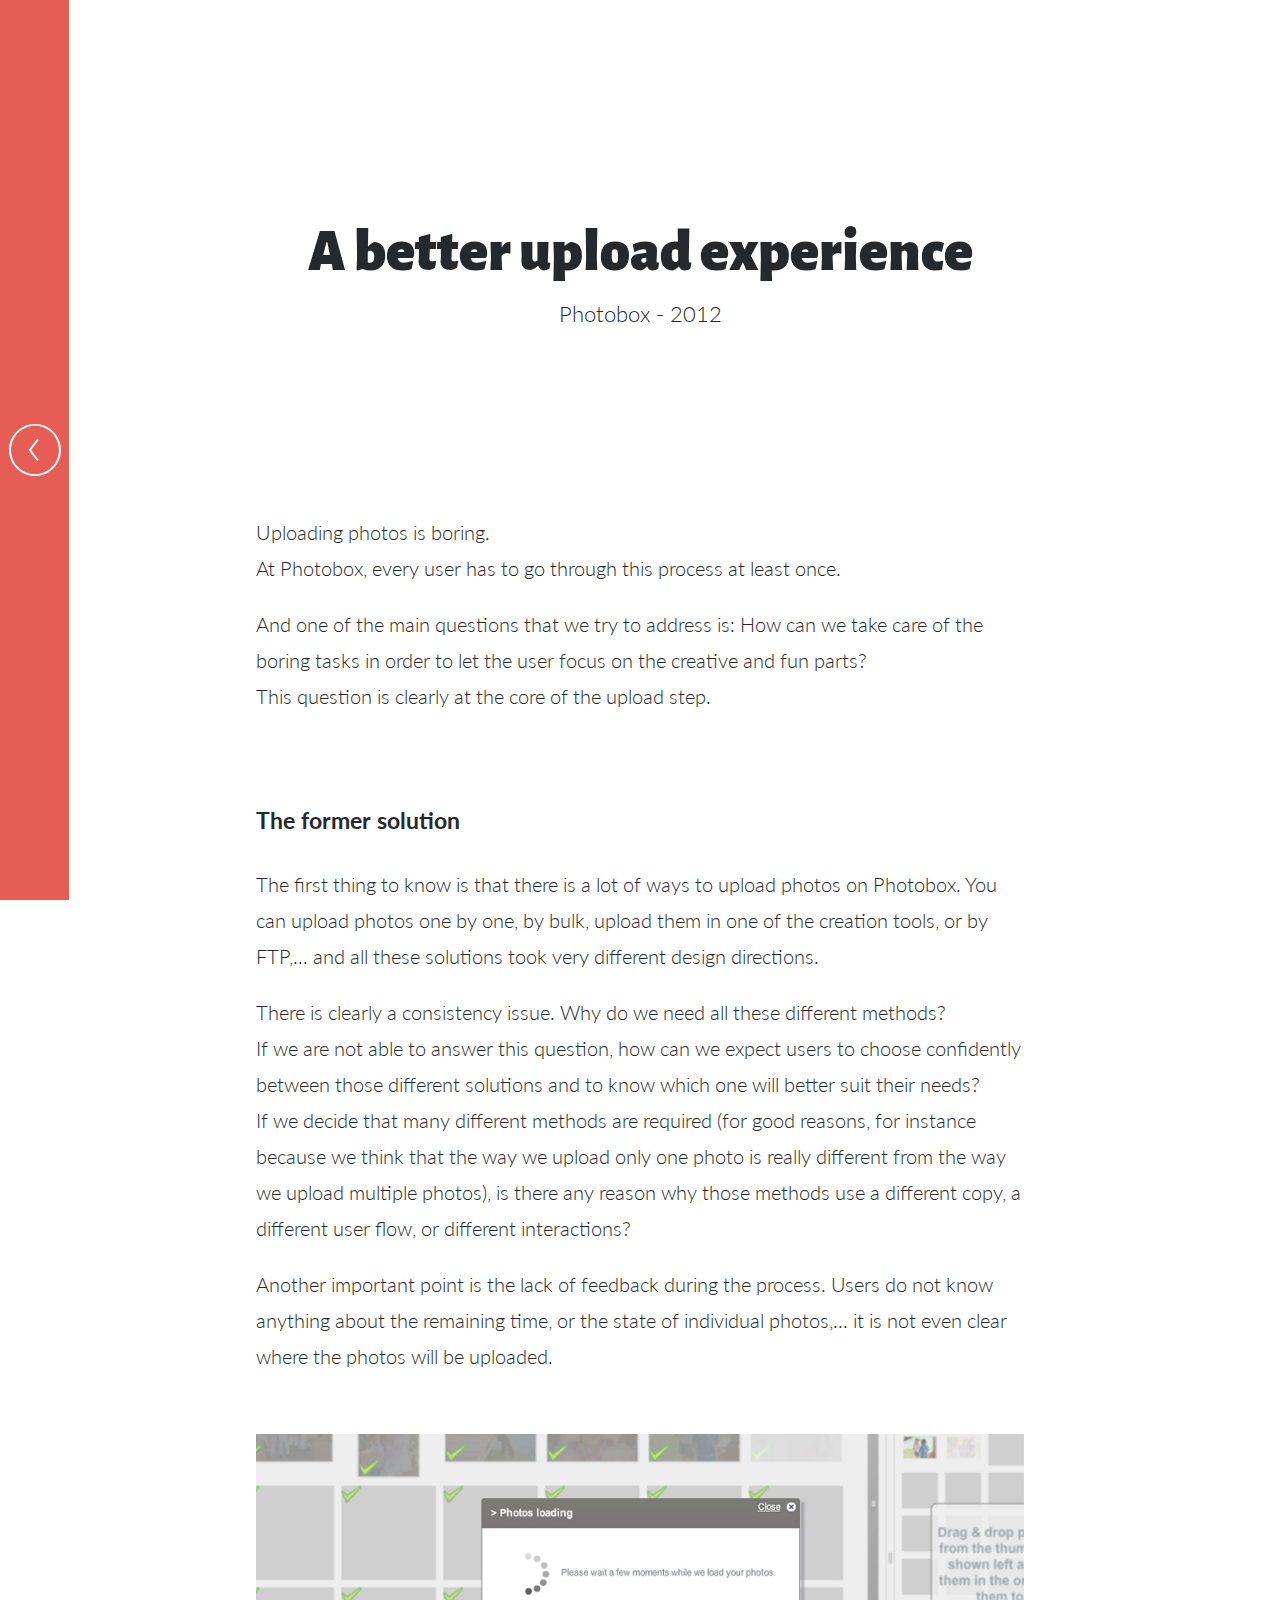
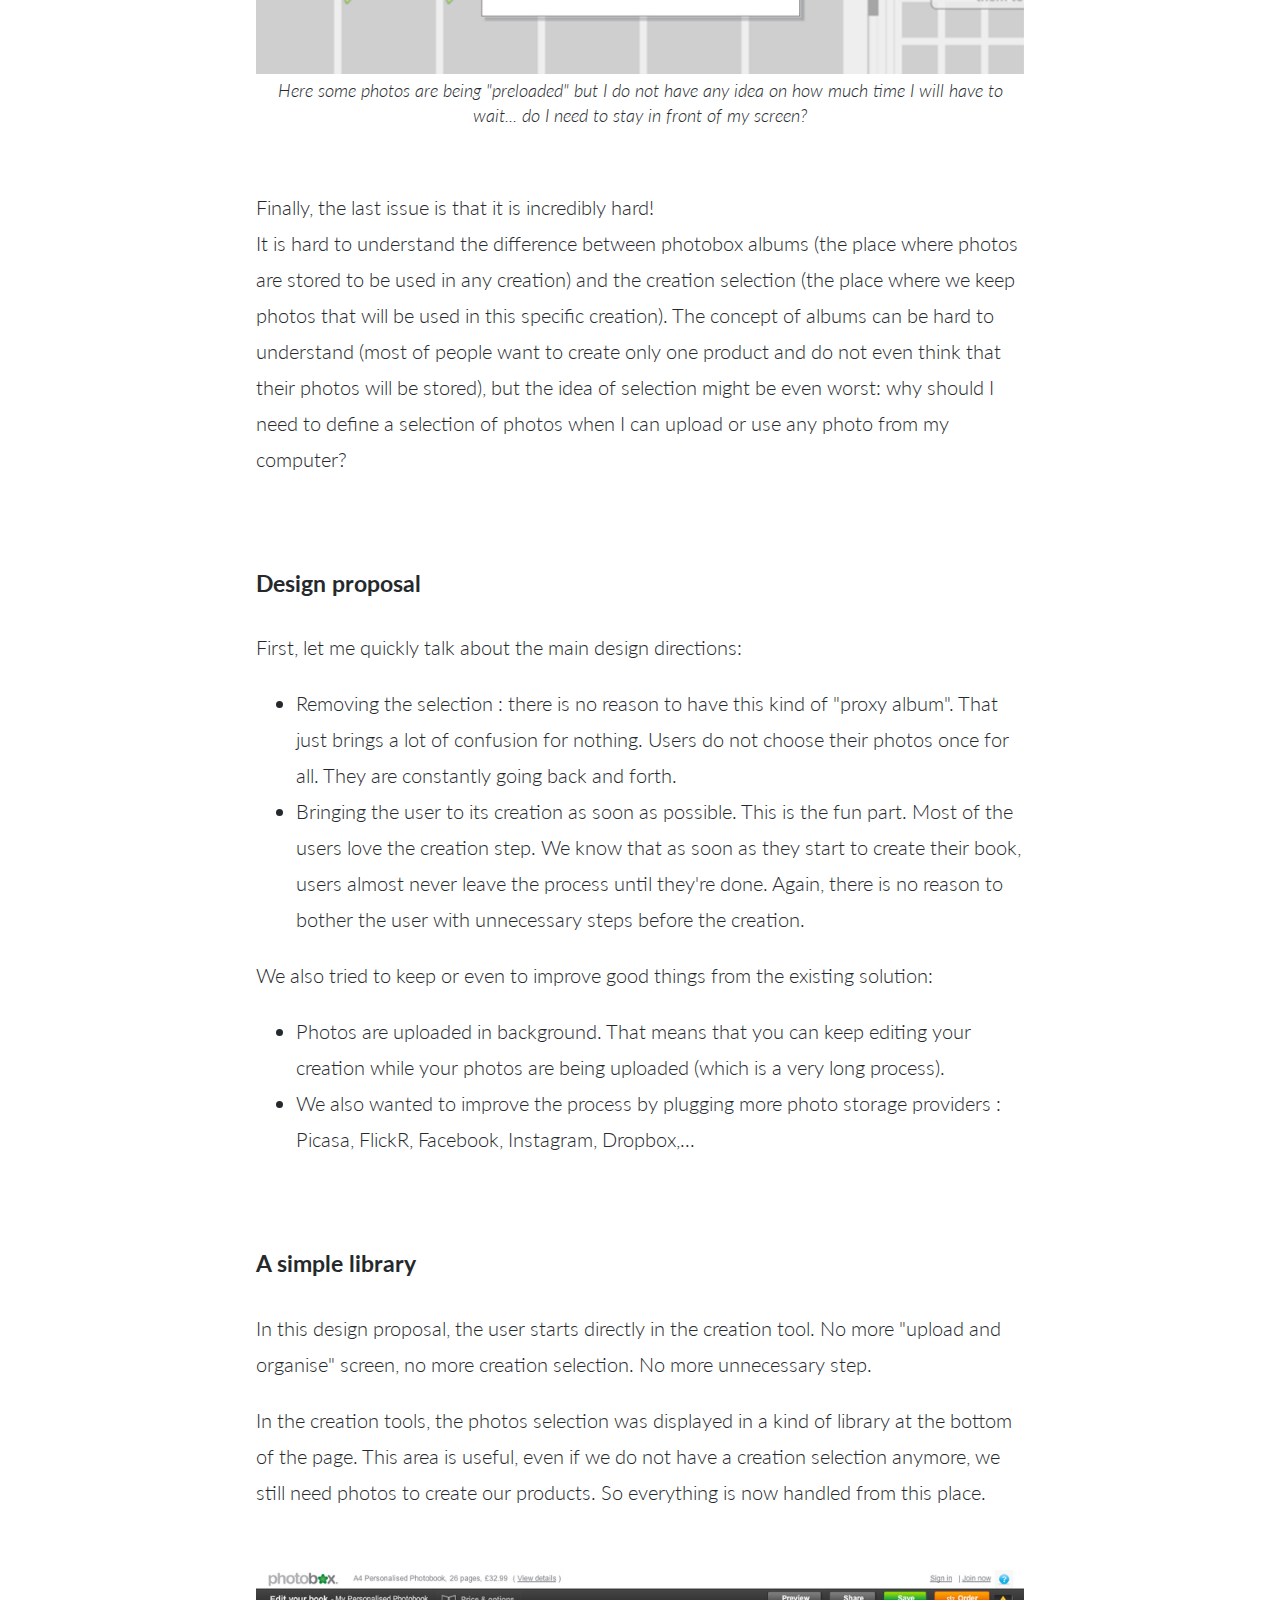
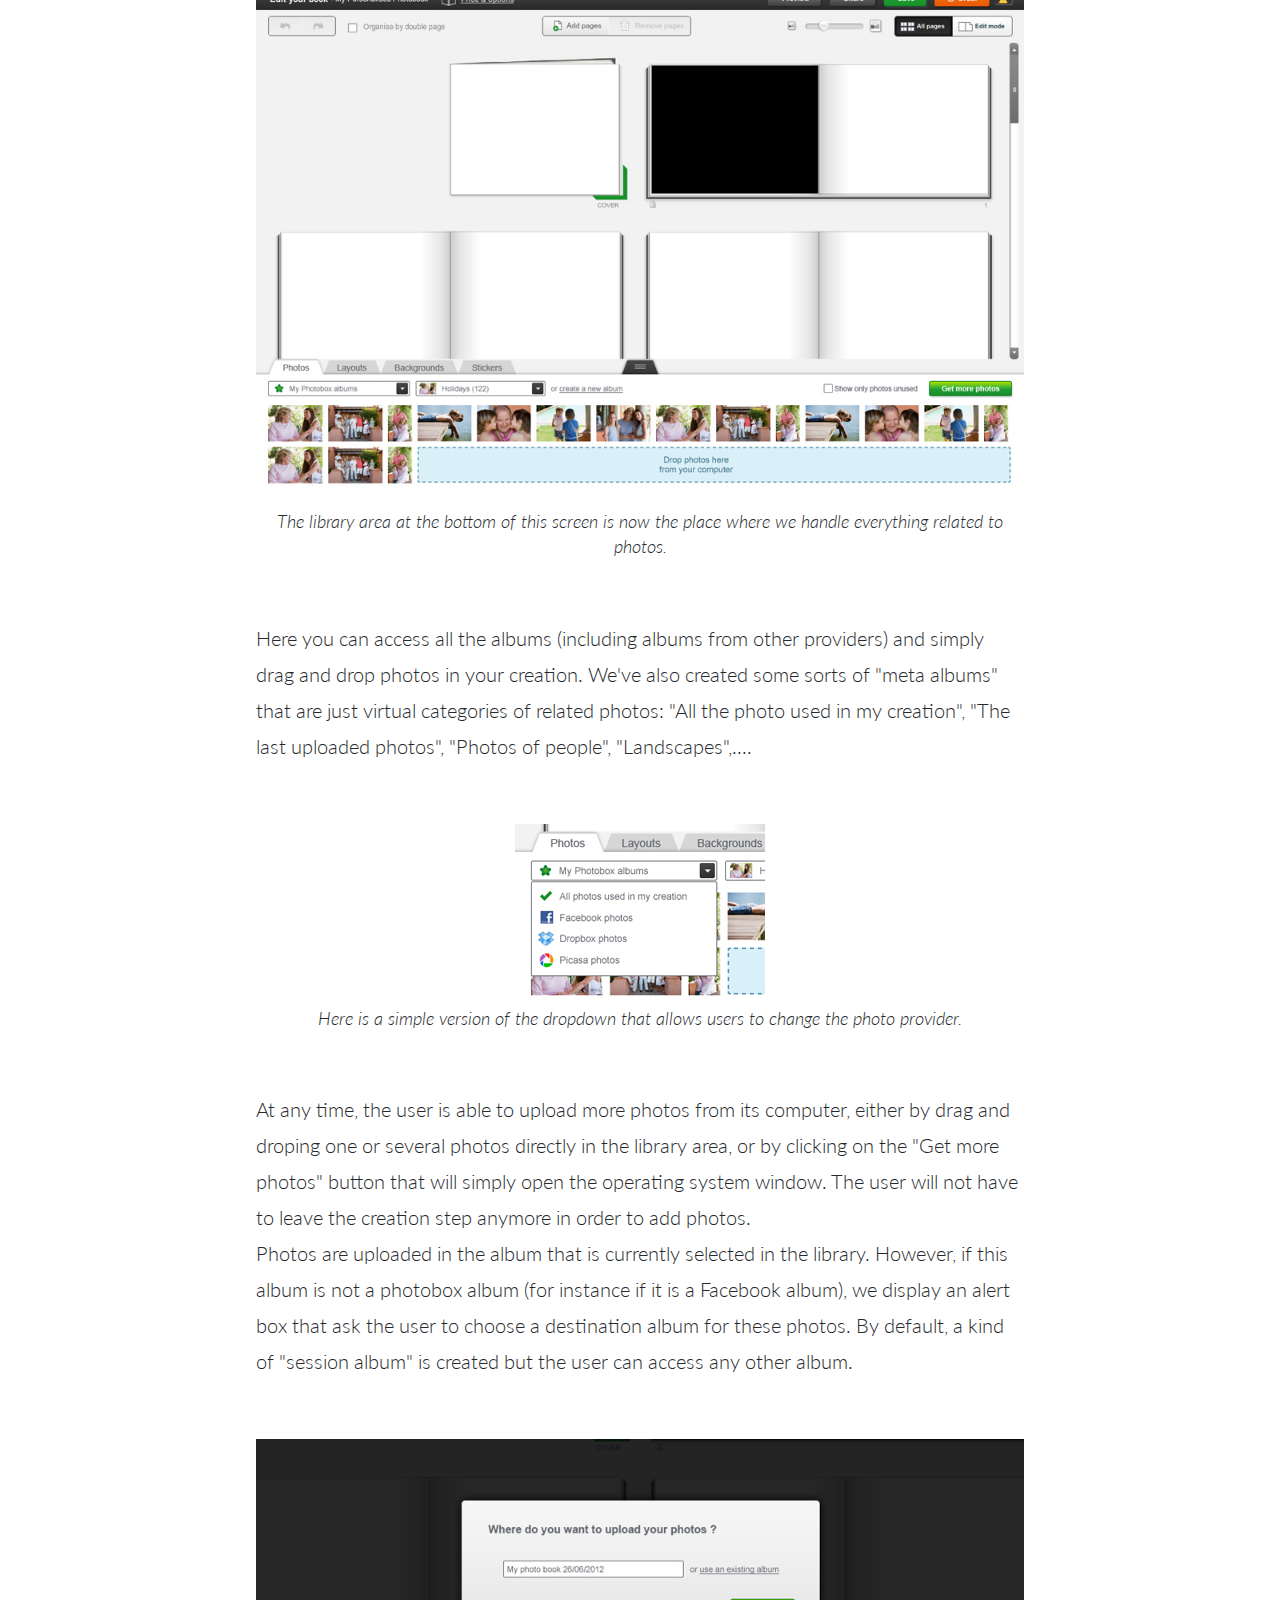
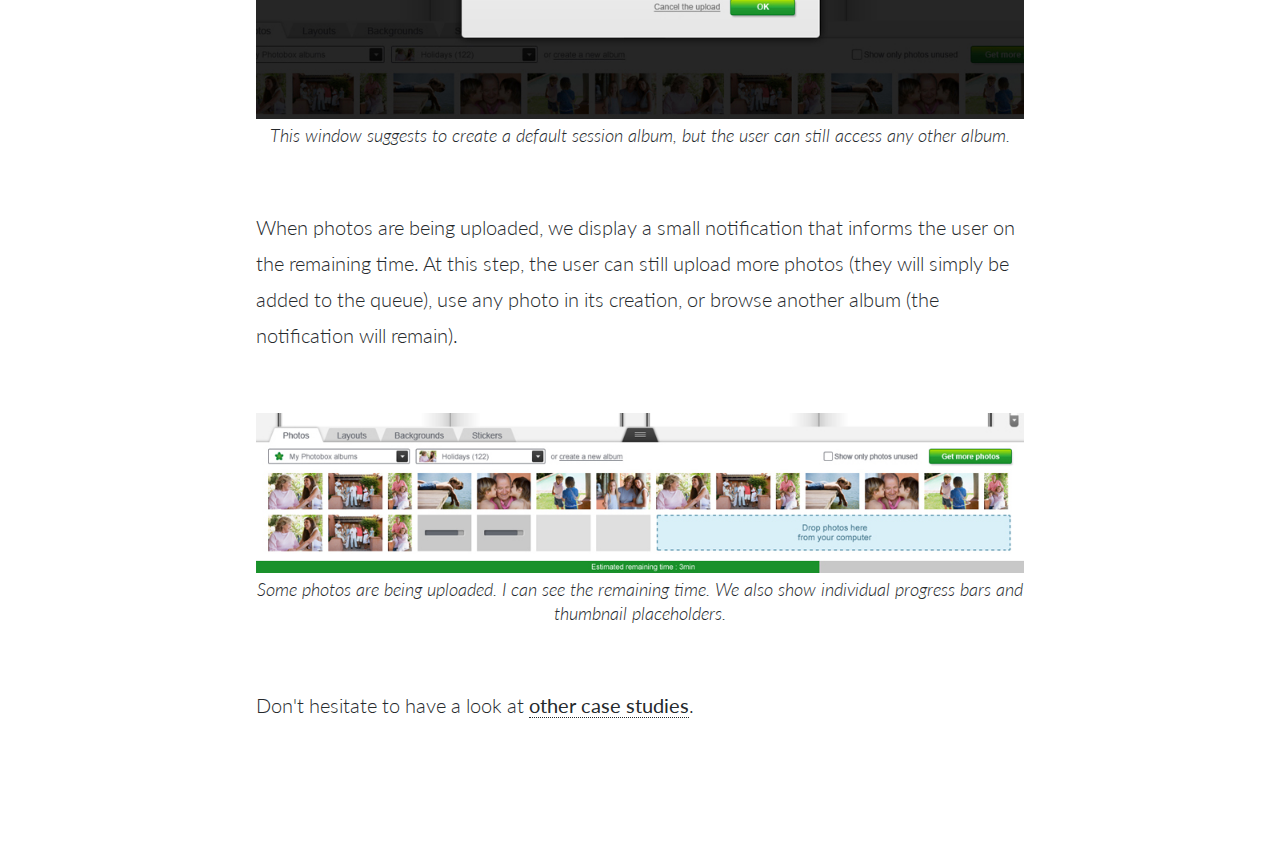
<file: case-studies/design-upload-experience.html>
<!DOCTYPE html>
<html>
    <head>
        <meta charset="utf-8">
        <meta http-equiv="X-UA-Compatible" content="IE=edge,chrome=1">
        <title>Designing a better upload experience - Julien Zmiro - Product Designer</title>
        <meta name="description" content="Julien Zmiro, Product Designer.">
        <meta name="viewport" content="width=device-width">
        <link rel="stylesheet" href="../css/screen.css">
    </head>
    <body>

        <nav>
            <a href="../index.html" title="Back">
                <svg xmlns="http://www.w3.org/2000/svg" xmlns:xlink="http://www.w3.org/1999/xlink" version="1.1" id="Layer_1" x="0px" y="0px" width="90px" height="90px" viewBox="0 0 90 90" enable-background="new 0 0 90 90" xml:space="preserve">
                    <g>
                        <polygon points="48.152,61.659 50.539,59.841 39.231,45 50.539,30.159 48.152,28.341 35.46,45  "/>
                    </g>
                    <path d="M45,5.949c-21.532,0-39.051,17.518-39.051,39.05c0,21.533,17.519,39.052,39.051,39.052c21.533,0,39.05-17.519,39.05-39.052  C84.05,23.467,66.533,5.949,45,5.949z M45,81.268c-19.799,0-35.848-16.237-35.848-36.267S25.201,8.733,45,8.733  c19.798,0,35.849,16.238,35.849,36.268S64.798,81.268,45,81.268z"/>
                </svg>
            </a>
        </nav>

        <section class="csContent">
            <header>
                <h1>A better upload experience</h1>
                <h2>Photobox<span> - 2012</span></h2>
            </header>

            <p>Uploading photos is boring.<br>
            At Photobox, every user has to go through this process at least once.</p>
            <p>And one of the main questions that we try to address is: How can we take care of the boring tasks in order to let the user focus on the creative and fun parts?<br>
            This question is clearly at the core of the upload step.</p>
            <h3>The former solution</h3>
            <p>The first thing to know is that there is a lot of ways to upload photos on Photobox. You can upload photos one by one, by bulk, upload them in one of the creation tools, or by FTP,... and all these solutions took very different design directions.</p>
            <p>There is clearly a consistency issue. Why do we need all these different methods?<br>
            If we are not able to answer this question, how can we expect users to choose confidently between those different solutions and to know which one will better suit their needs?<br>
            If we decide that many different methods are required (for good reasons, for instance because we think that the way we upload only one photo is really different from the way we upload multiple photos), is there any reason why those methods use a different copy, a different user flow, or different interactions?</p>
            <p>Another important point is the lack of feedback during the process. Users do not know anything about the remaining time, or the state of individual photos,... it is not even clear where the photos will be uploaded.</p>
            <figure>
                <img src="../img/design-upload-experience/old-ui-uploading.jpg" alt="Uploading photos lack of feedback">
                <figcaption>Here some photos are being "preloaded" but I do not have any idea on how much time I will have to wait... do I need to stay in front of my screen?</figcaption>
            </figure>
            <p>Finally, the last issue is that it is incredibly hard!<br>
            It is hard to understand the difference between photobox albums (the place where photos are stored to be used in any creation) and the creation selection (the place where we keep photos that will be used in this specific creation). The concept of albums can be hard to understand (most of people want to create only one product and do not even think that their photos will be stored), but the idea of selection might be even worst: why should I need to define a selection of photos when I can upload or use any photo from my computer?</p>

            <h3>Design proposal</h3>
            <p>First, let me quickly talk about the main design directions:</p>
            <ul>
                <li>Removing the selection : there is no reason to have this kind of "proxy album". That just brings a lot of confusion for nothing. Users do not choose their photos once for all. They are constantly going back and forth.</li>
                <li>Bringing the user to its creation as soon as possible. This is the fun part. Most of the users love the creation step. We know that as soon as they start to create their book, users almost never leave the process until they're done. Again, there is no reason to bother the user with unnecessary steps before the creation.</li>
            </ul>
            <p>We also tried to keep or even to improve good things from the existing solution:</p>
            <ul>
                <li>Photos are uploaded in background. That means that you can keep editing your creation while your photos are being uploaded (which is a very long process).</li>
                <li>We also wanted to improve the process by plugging more photo storage providers : Picasa, FlickR, Facebook, Instagram, Dropbox,...</li>
            </ul>

            <h3>A simple library</h3>
            <p>In this design proposal, the user starts directly in the creation tool. No more "upload and organise" screen, no more creation selection. No more unnecessary step.</p>
            <p>In the creation tools, the photos selection was displayed in a kind of library at the bottom of the page. This area is useful, even if we do not have a creation selection anymore, we still need photos to create our products. So everything is now handled from this place.</p>
            <figure>
                <img src="../img/design-upload-experience/photos-library.jpg" alt="Photos library">
                <figcaption>The library area at the bottom of this screen is now the place where we handle everything related to photos.</figcaption>
            </figure>

            <p>Here you can access all the albums (including albums from other providers) and simply drag and drop photos in your creation. We've also created some sorts of "meta albums" that are just virtual categories of related photos: "All the photo used in my creation", "The last uploaded photos", "Photos of people", "Landscapes",....</p>
            <figure>
                <img src="../img/design-upload-experience/provider-filter.jpg" alt="Provider filter">
                <figcaption>Here is a simple version of the dropdown that allows users to change the photo provider.</figcaption>
            </figure>
            <p>At any time, the user is able to upload more photos from its computer, either by drag and droping one or several photos directly in the library area, or by clicking on the "Get more photos" button that will simply open the operating system window. The user will not have to leave the creation step anymore in order to add photos.<br>
            Photos are uploaded in the album that is currently selected in the library. However, if this album is not a photobox album (for instance if it is a Facebook album), we display an alert box that ask the user to choose a destination album for these photos. By default, a kind of "session album" is created but the user can access any other album.</p>
            <figure>
                <img src="../img/design-upload-experience/alert.jpg" alt="We only ask to choose a destination album when it's really necessary.">
                <figcaption>This window suggests to create a default session album, but the user can still access any other album.</figcaption>
            </figure>
            <p>When photos are being uploaded, we display a small notification that informs the user on the remaining time. At this step, the user can still upload more photos (they will simply be added to the queue), use any photo in its creation, or browse another album (the notification will remain).</p>
            <figure>
                <img src="../img/design-upload-experience/uploading-state.jpg" alt="The uploading state of the library">
                <figcaption>Some photos are being uploaded. I can see the remaining time. We also show individual progress bars and thumbnail placeholders.</figcaption>
            </figure>
            
            <p>Don't hesitate to have a look at <a href="../index.html" title="View more case studies">other case studies</a>.</p>
        </section>

        <script>
            var _gaq=[['_setAccount','UA-6108297-1'],['_trackPageview']];
            (function(d,t){var g=d.createElement(t),s=d.getElementsByTagName(t)[0];
            g.src=('https:'==location.protocol?'//ssl':'//www')+'.google-analytics.com/ga.js';
            s.parentNode.insertBefore(g,s)}(document,'script'));
        </script>
        <script>
  window.intercomSettings = {
    app_id: "tzsd38fh"
  };
</script>
<script>(function(){var w=window;var ic=w.Intercom;if(typeof ic==="function"){ic('reattach_activator');ic('update',intercomSettings);}else{var d=document;var i=function(){i.c(arguments)};i.q=[];i.c=function(args){i.q.push(args)};w.Intercom=i;function l(){var s=d.createElement('script');s.type='text/javascript';s.async=true;s.src='https://widget.intercom.io/widget/tzsd38fh';var x=d.getElementsByTagName('script')[0];x.parentNode.insertBefore(s,x);}if(w.attachEvent){w.attachEvent('onload',l);}else{w.addEventListener('load',l,false);}}})()</script>
    </body>
</html>
</file>
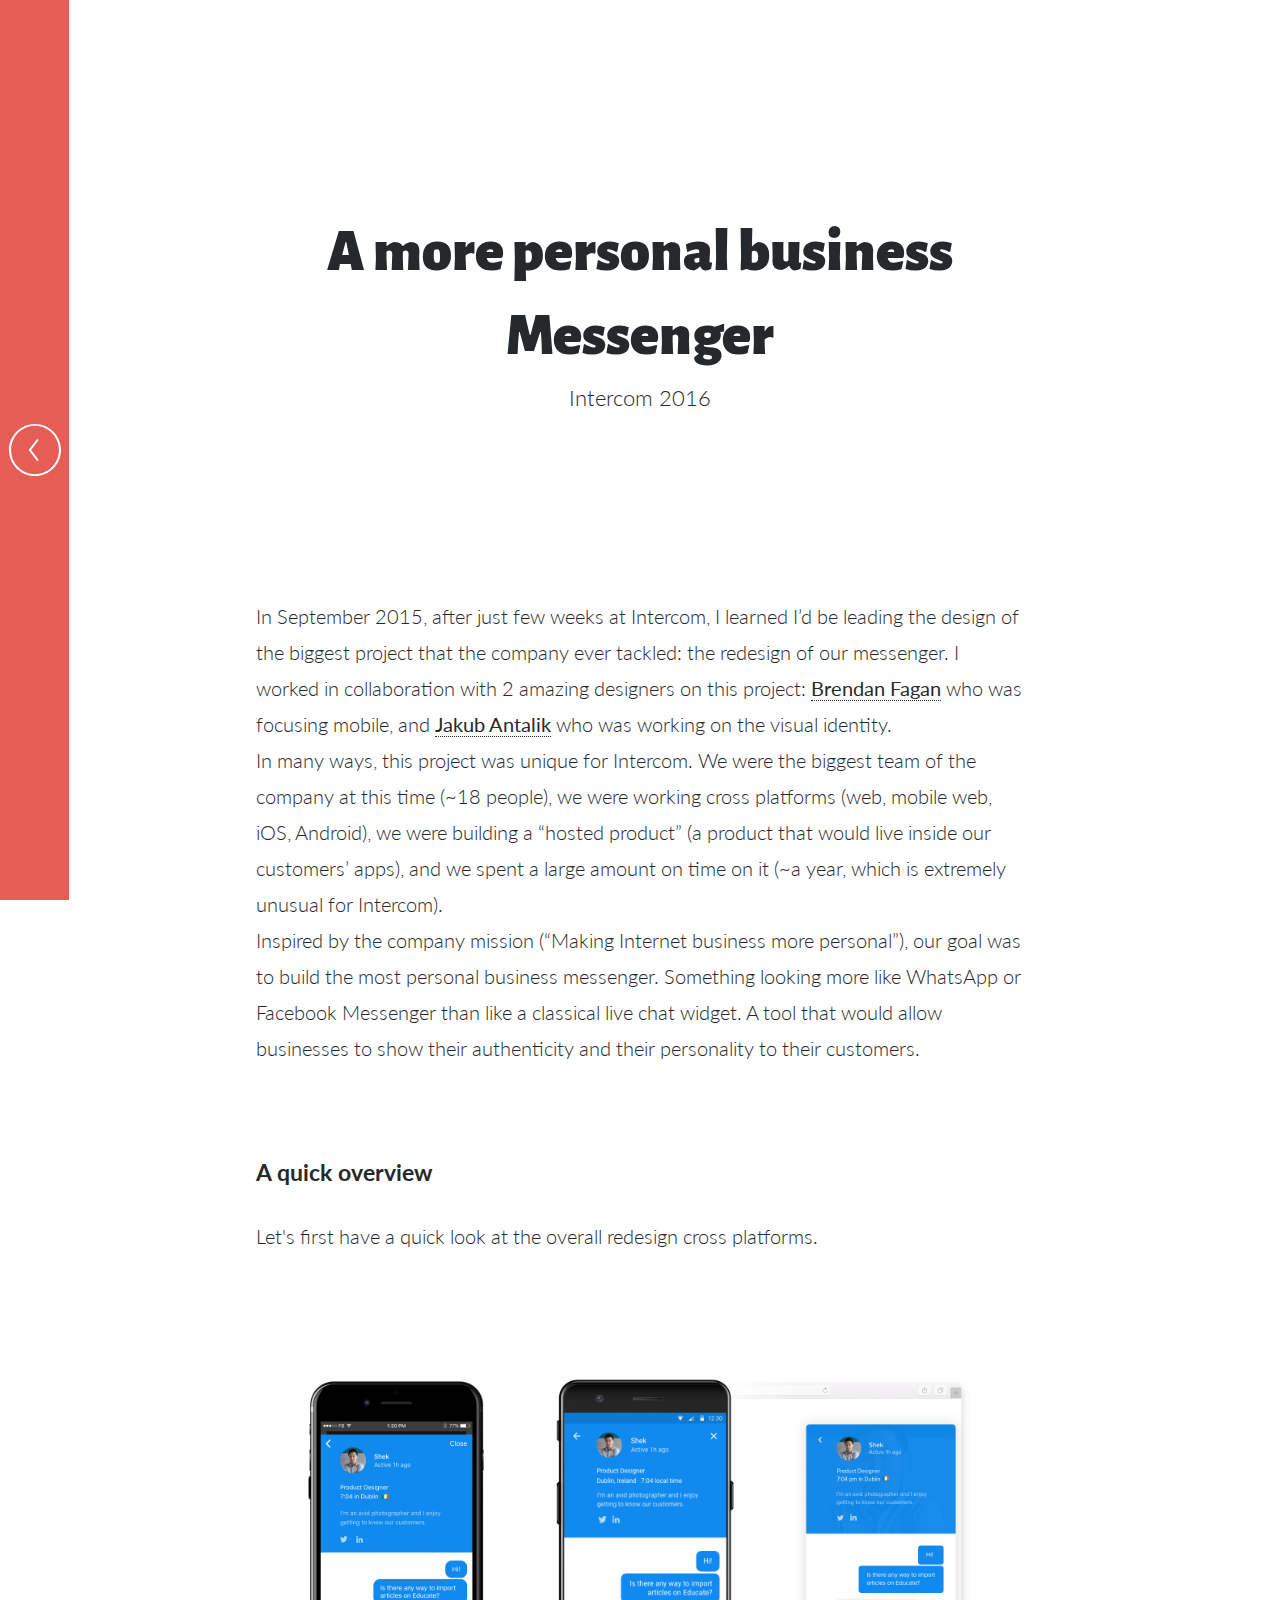
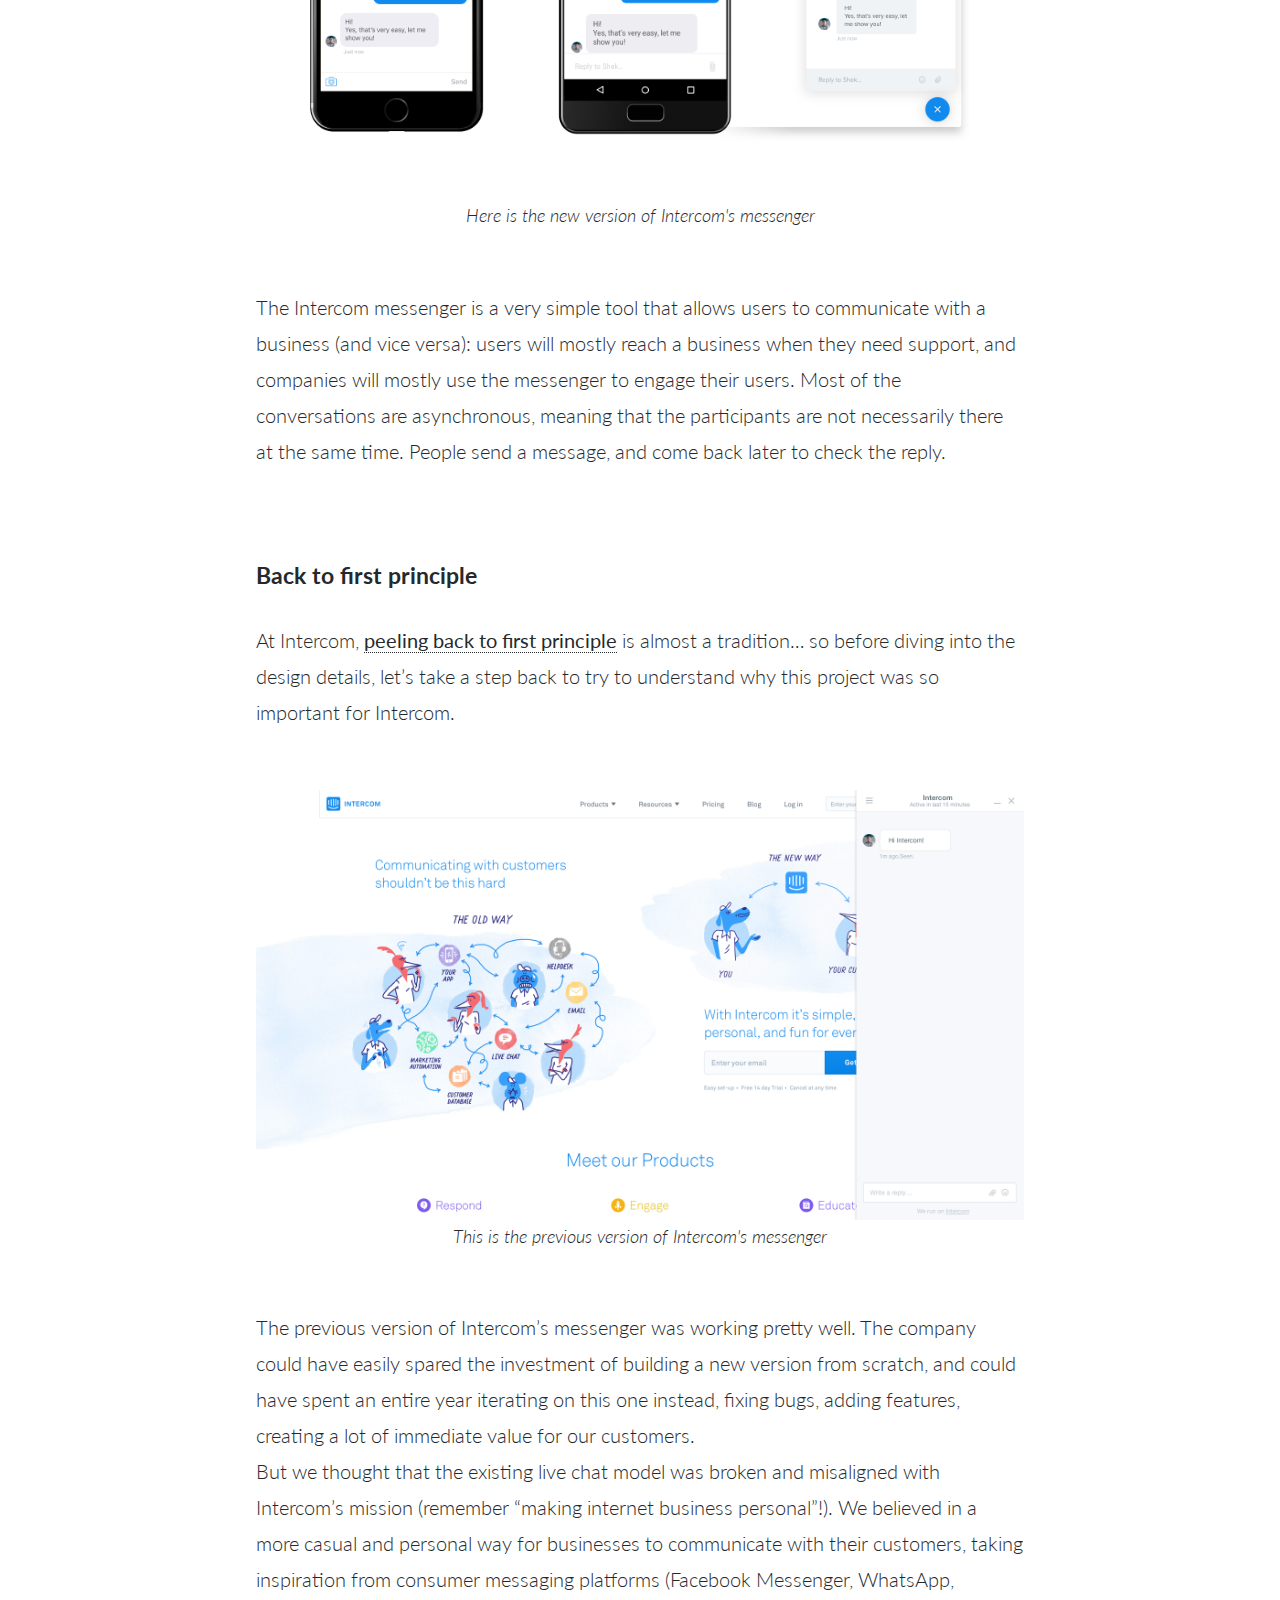
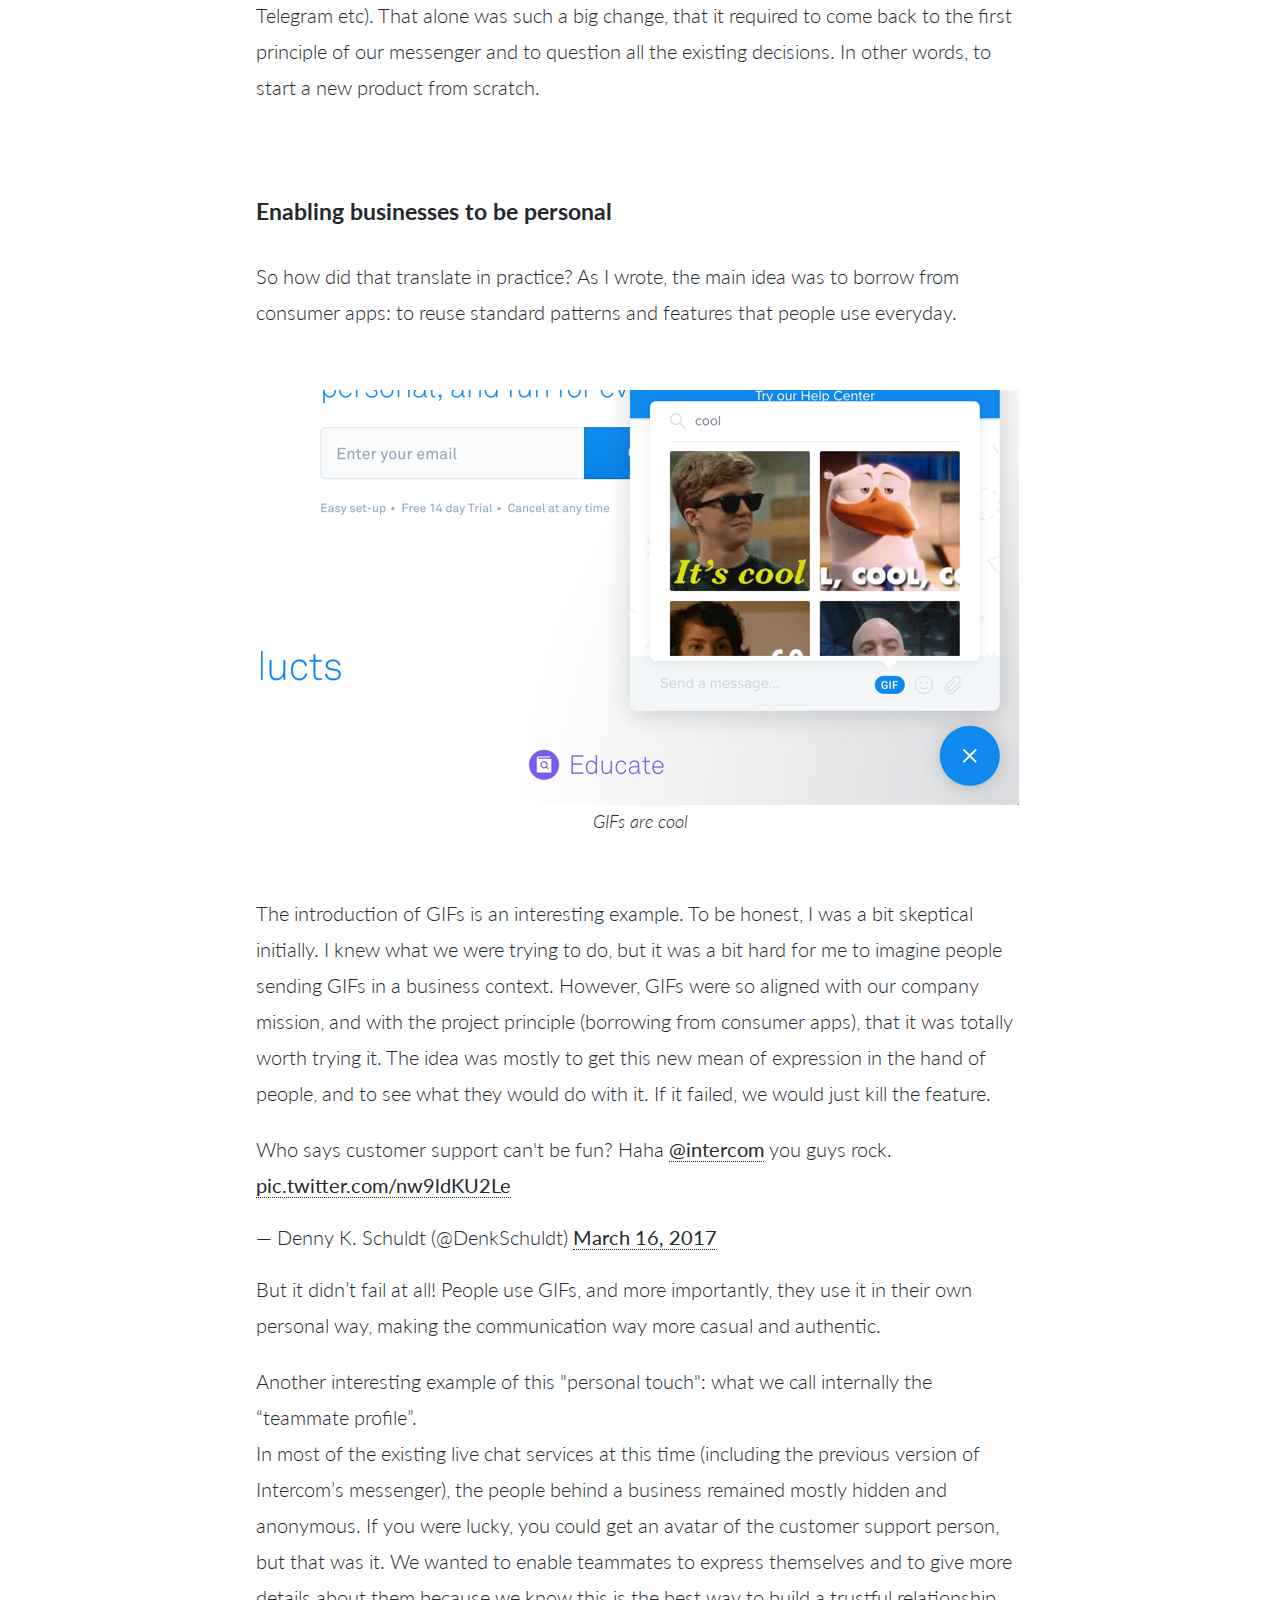
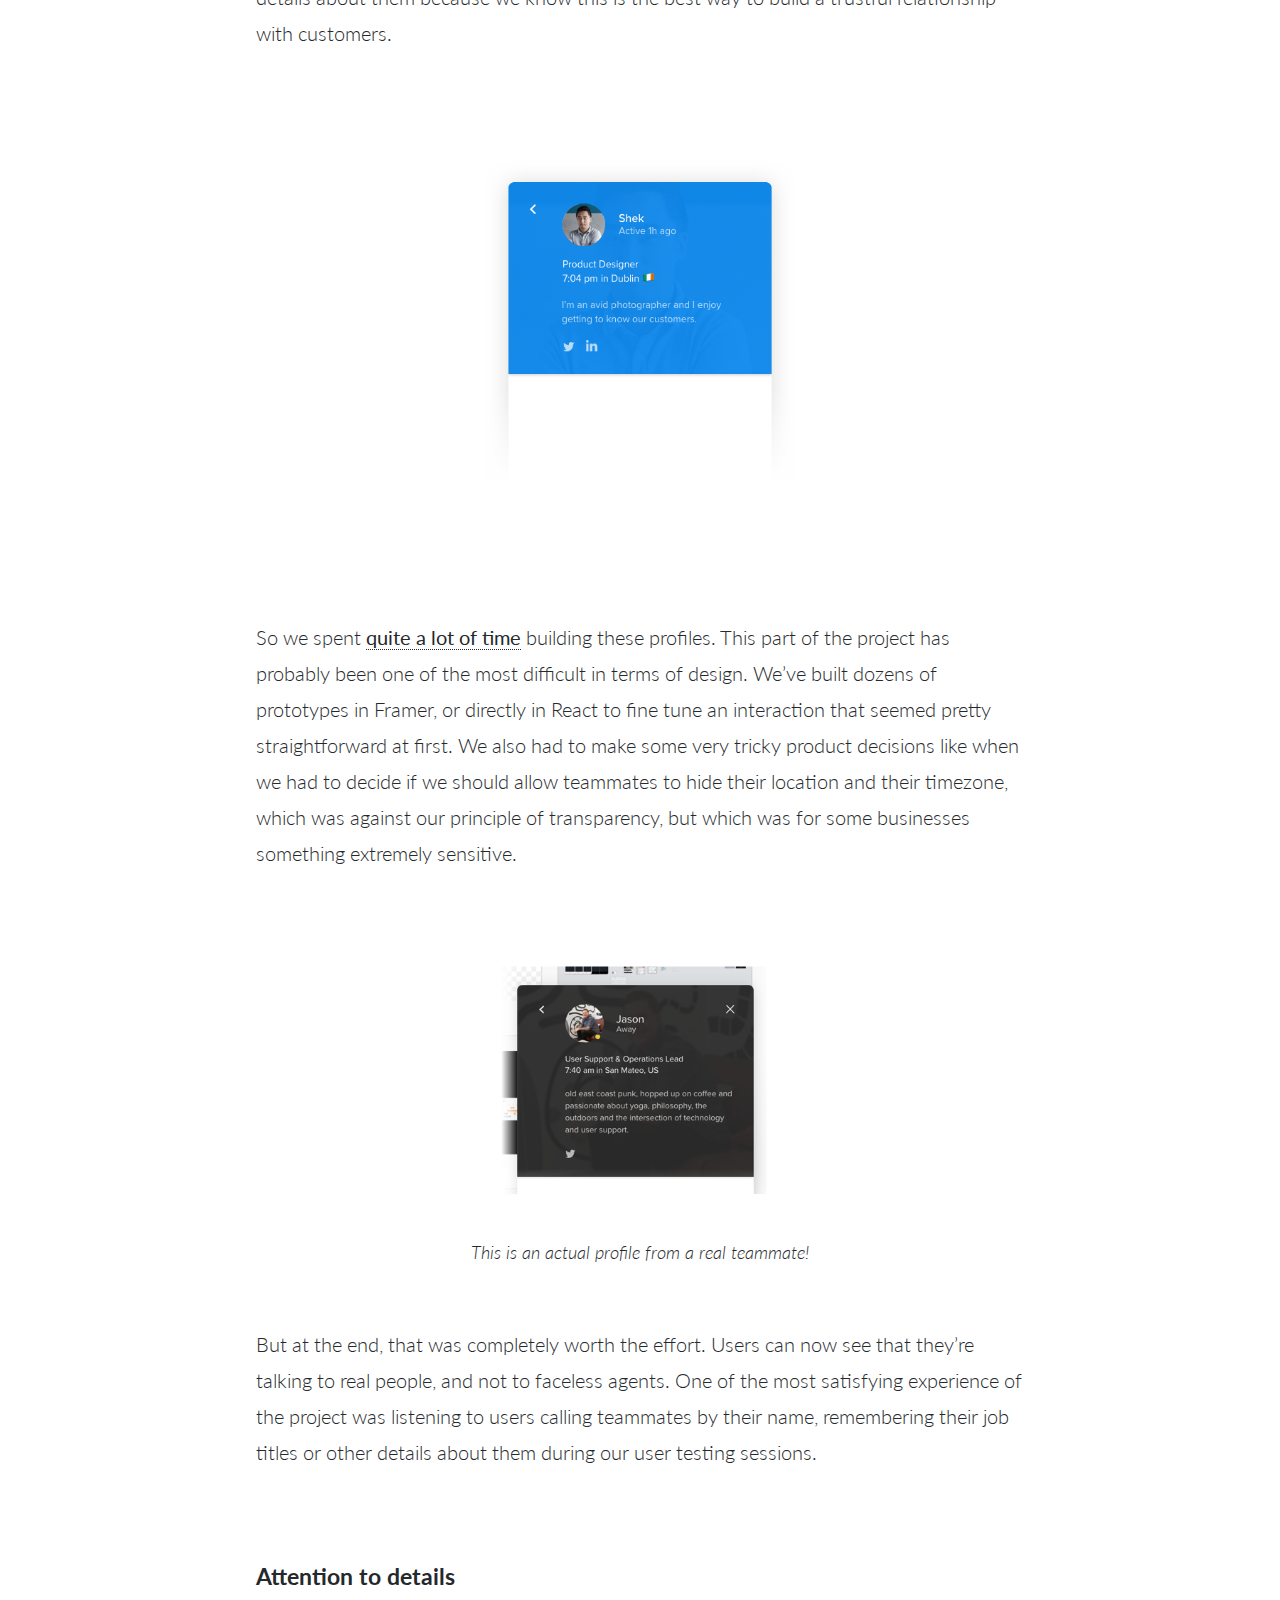
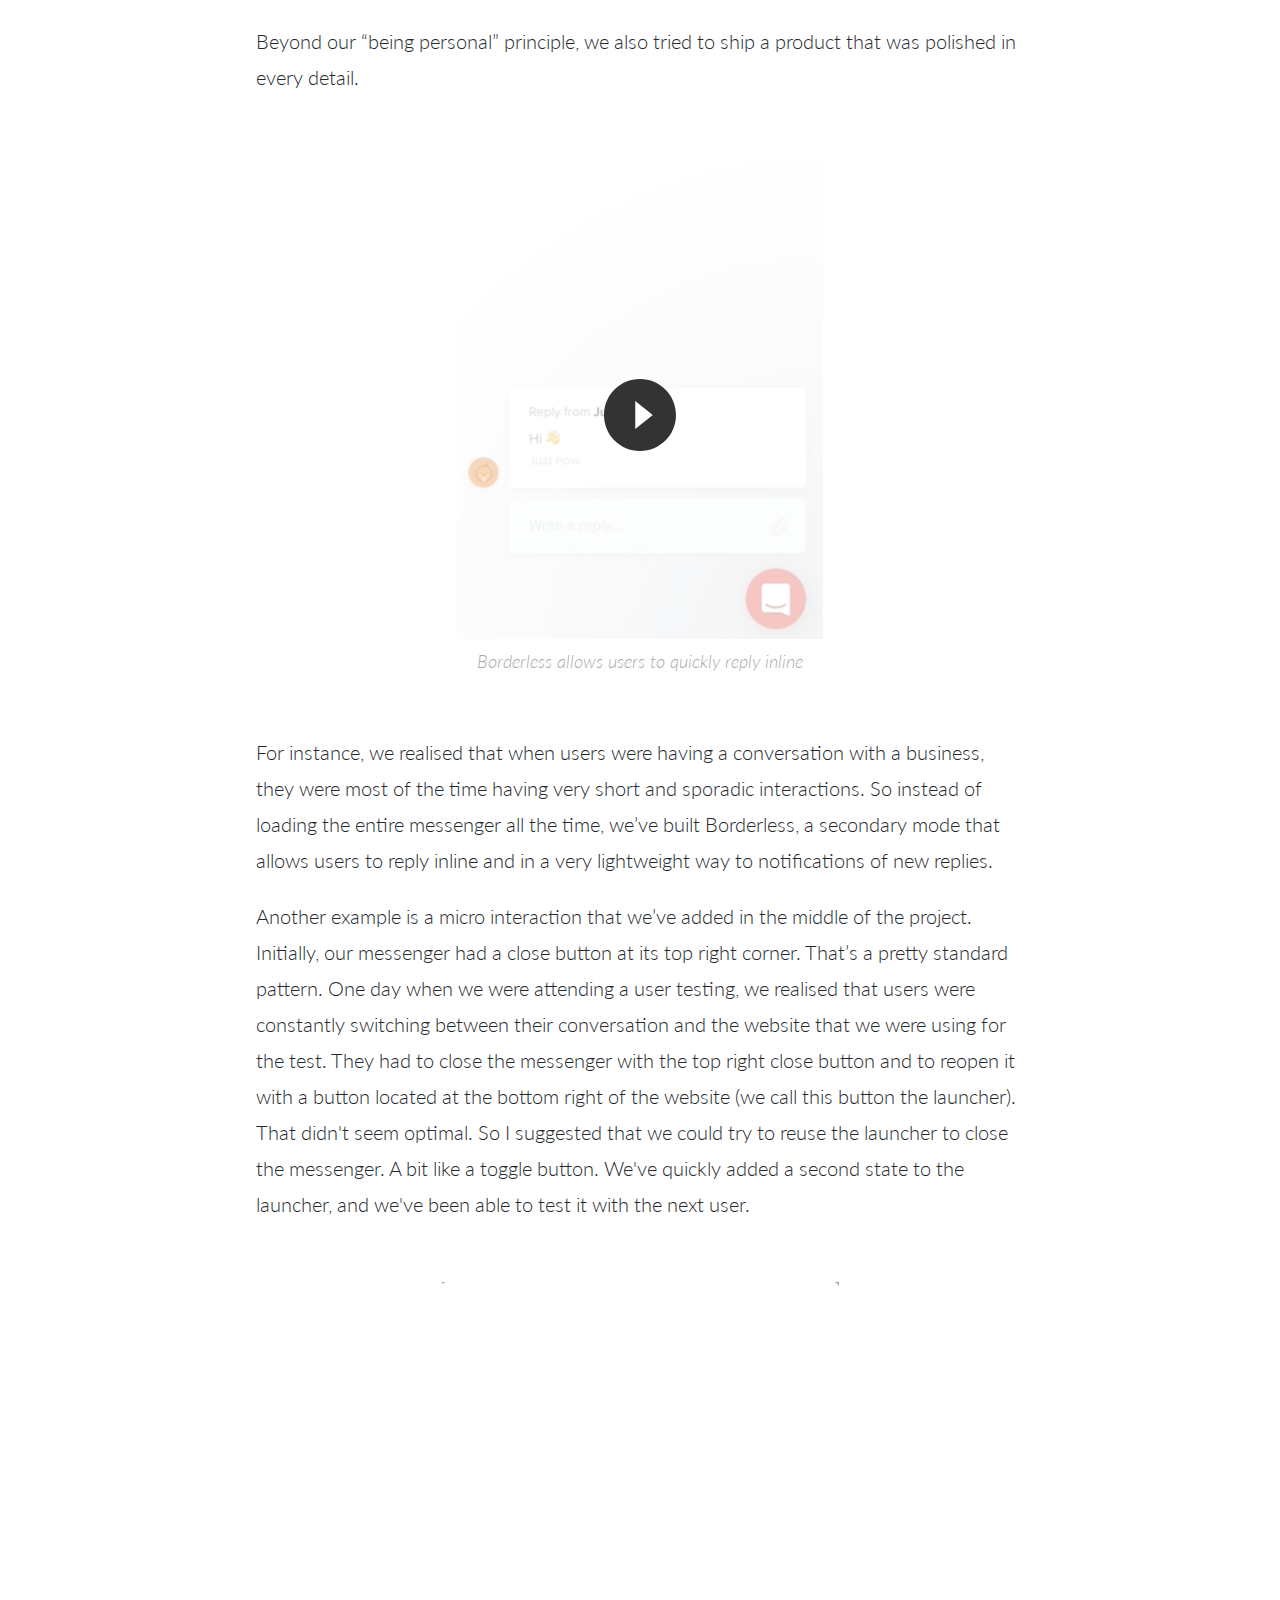
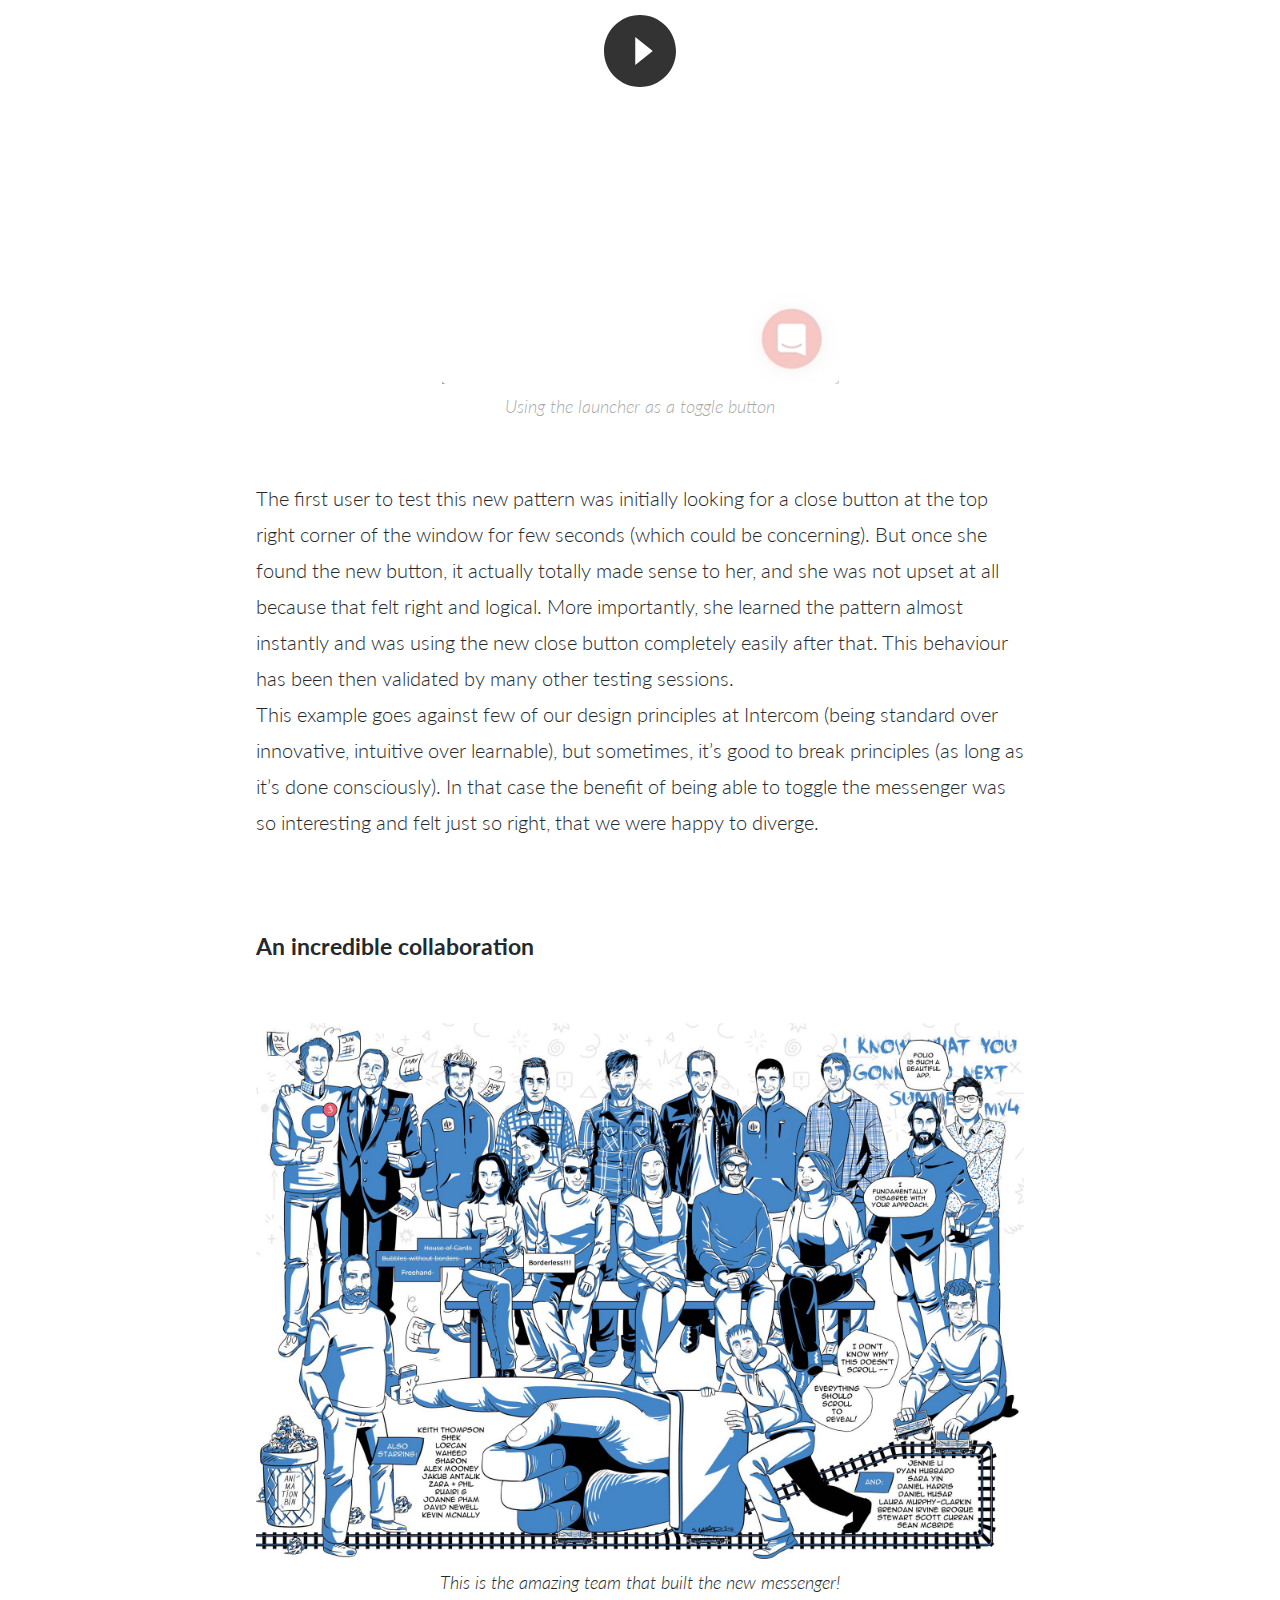
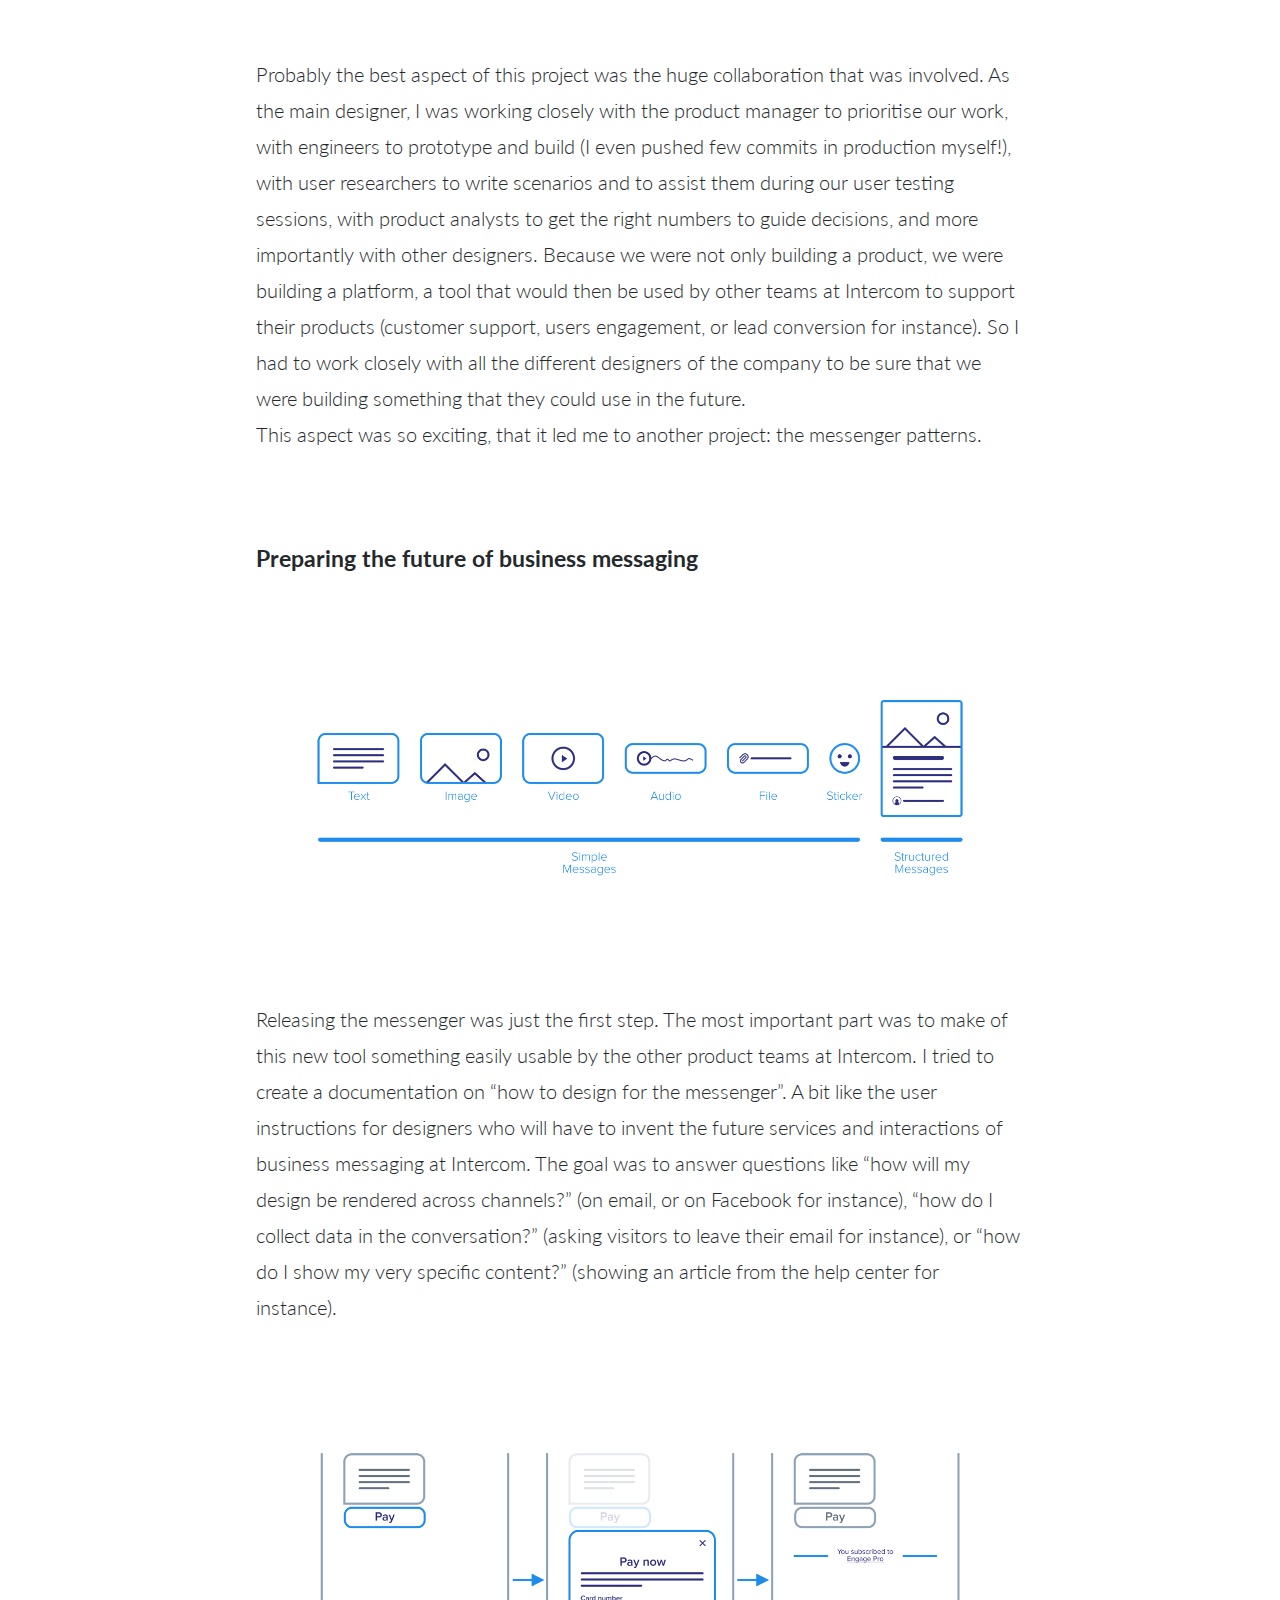
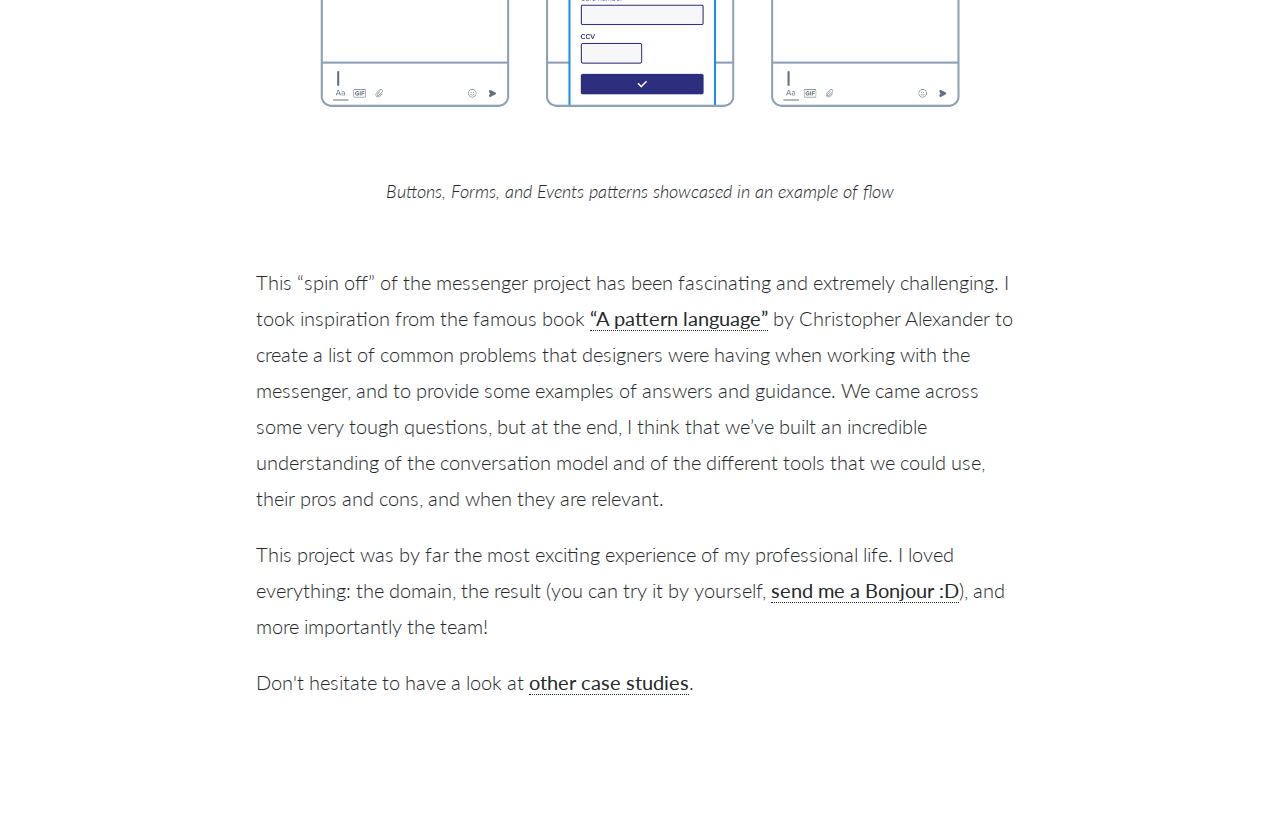
<file: case-studies/intercom-messenger.html>
<!DOCTYPE html>
<html>
    <head>
        <meta charset="utf-8">
        <meta http-equiv="X-UA-Compatible" content="IE=edge,chrome=1">
        <title>Intercom Messenger - Julien Zmiro - Product Designer</title>
        <meta name="description" content="Julien Zmiro, Product Designer.">
        <meta name="viewport" content="width=device-width">
        <link rel="stylesheet" href="../css/screen.css">
        <script src="../js/video.js"></script>
        <script src="../js/zzz.js"></script>
        <script type="text/javascript">
           zzz.init();
        </script>
        <script src="../js/app.js"></script>
    </head>
    <body>

        <nav>
            <a href="../index.html" title="Back">
                <svg xmlns="http://www.w3.org/2000/svg" xmlns:xlink="http://www.w3.org/1999/xlink" version="1.1" id="Layer_1" x="0px" y="0px" width="90px" height="90px" viewBox="0 0 90 90" enable-background="new 0 0 90 90" xml:space="preserve">
                    <g>
                        <polygon points="48.152,61.659 50.539,59.841 39.231,45 50.539,30.159 48.152,28.341 35.46,45  "/>
                    </g>
                    <path d="M45,5.949c-21.532,0-39.051,17.518-39.051,39.05c0,21.533,17.519,39.052,39.051,39.052c21.533,0,39.05-17.519,39.05-39.052  C84.05,23.467,66.533,5.949,45,5.949z M45,81.268c-19.799,0-35.848-16.237-35.848-36.267S25.201,8.733,45,8.733  c19.798,0,35.849,16.238,35.849,36.268S64.798,81.268,45,81.268z"/>
                </svg>
            </a>
        </nav>

        <section class="csContent">
            <header>
                <h1>A more personal business Messenger</h1>
                <h2>Intercom <span>2016</span></h2>
            </header>

            <p>In September 2015, after just few weeks at Intercom, I learned I’d be leading the design of the biggest project that the company ever tackled: the redesign of our messenger. I worked in collaboration with 2 amazing designers on this project: <a href="http://wordstoshapes.com/">Brendan Fagan</a> who was focusing mobile, and <a href="https://dribbble.com/antalik">Jakub Antalik</a> who was working on the visual identity.<br>
            In many ways, this project was unique for Intercom. We were the biggest team of the company at this time (~18 people), we were working cross platforms (web, mobile web, iOS, Android), we were building a “hosted product” (a product that would live inside our customers’ apps), and we spent a large amount on time on it (~a year, which is extremely unusual for Intercom).<br>
            Inspired by the company mission (“Making Internet business more personal”), our goal was to build the most personal business messenger. Something looking more like WhatsApp or Facebook Messenger than like a classical live chat widget. A tool that would allow businesses to show their authenticity and their personality to their customers.</p>

            <h3>A quick overview</h3>
            <p>Let's first have a quick look at the overall redesign cross platforms.</p>
            <figure>
              <img src="../img/intercom-messenger/messenger-redesign-overview.png" alt="The new version of Intercom's messenger" class="zzz" />
              <figcaption>Here is the new version of Intercom's messenger</figcaption>
            </figure>
            <p>The Intercom messenger is a very simple tool that allows users to communicate with a business (and vice versa): users will mostly reach a business when they need support, and companies will mostly use the messenger to engage their users. Most of the conversations are asynchronous, meaning that the participants are not necessarily there at the same time. People send a message, and come back later to check the reply.</p>

            <h3>Back to first principle</h3>
            <p>At Intercom, <a href="https://blog.intercom.com/peeling-back-to-first-principles/">peeling back to first principle</a> is almost a tradition… so before diving into the design details, let’s take a step back to try to understand why this project was so important for Intercom.</p>
            <figure>
              <img src="../img/intercom-messenger/mv2.png" alt="The previous version of Intercom's messenger" class="zzz" />
              <figcaption>This is the previous version of Intercom's messenger</figcaption>
            </figure>
            <p>The previous version of Intercom’s messenger was working pretty well. The company could have easily spared the investment of building a new version from scratch, and could have spent an entire year iterating on this one instead, fixing bugs, adding features, creating a lot of immediate value for our customers.<br>
            But we thought that the existing live chat model was broken and misaligned with Intercom’s mission (remember “making internet business personal”!). We believed in a more casual and personal way for businesses to communicate with their customers, taking inspiration from consumer messaging platforms (Facebook Messenger, WhatsApp, Telegram etc). That alone was such a big change, that it required to come back to the first principle of our messenger and to question all the existing decisions. In other words, to start a new product from scratch.</p>

            <h3>Enabling businesses to be personal</h3>
            <p>So how did that translate in practice? As I wrote, the main idea was to borrow from consumer apps: to reuse standard patterns and features that people use everyday.</p>
            <figure>
              <img src="../img/intercom-messenger/gifs.png" alt="GIFs are cool" class="zzz" />
              <figcaption>GIFs are cool</figcaption>
            </figure>
            <p>The introduction of GIFs is an interesting example. To be honest, I was a bit skeptical initially. I knew what we were trying to do, but it was a bit hard for me to imagine people sending GIFs in a business context. However, GIFs were so aligned with our company mission, and with the project principle (borrowing from consumer apps), that it was totally worth trying it. The idea was mostly to get this new mean of expression in the hand of people, and to see what they would do with it. If it failed, we would just kill the feature.</p>
            <blockquote class="twitter-tweet" data-lang="en"><p lang="en" dir="ltr">Who says customer support can&#39;t be fun? Haha <a href="https://twitter.com/intercom">@intercom</a> you guys rock. <a href="https://t.co/nw9ldKU2Le">pic.twitter.com/nw9ldKU2Le</a></p>&mdash; Denny K. Schuldt (@DenkSchuldt) <a href="https://twitter.com/DenkSchuldt/status/842388783886667776">March 16, 2017</a></blockquote>
<script async src="//platform.twitter.com/widgets.js" charset="utf-8"></script>
            <p>But it didn’t fail at all! People use GIFs, and more importantly, they use it in their own personal way, making the communication way more casual and authentic.</p>
            <p>Another interesting example of this "personal touch": what we call internally the “teammate profile”.<br>
            In most of the existing live chat services at this time (including the previous version of Intercom’s messenger), the people behind a business remained mostly hidden and anonymous. If you were lucky, you could get an avatar of the customer support person, but that was it. We wanted to enable teammates to express themselves and to give more details about them because we know this is the best way to build a trustful relationship with customers.<p>
            <figure>
              <img src="../img/intercom-messenger/profile.png" alt="Messenger profile" class="zzz" />
            </figure>
            <p>So we spent <a href="https://blog.intercom.com/why-messiness-is-a-good-thing-for-product-teams/">quite a lot of time</a> building these profiles. This part of the project has probably been one of the most difficult in terms of design. We’ve built dozens of prototypes in Framer, or directly in React to fine tune an interaction that seemed pretty straightforward at first. We also had to make some very tricky product decisions like when we had to decide if we should allow teammates to hide their location and their timezone, which was against our principle of transparency, but which was for some businesses something extremely sensitive.</p>
            <figure>
              <img src="../img/intercom-messenger/profile-example.png" alt="Example of profile" class="zzz" />
              <figcaption>This is an actual profile from a real teammate!</figcaption>
            </figure>
            <p>But at the end, that was completely worth the effort. Users can now see that they’re talking to real people, and not to faceless agents. One of the most satisfying experience of the project was listening to users calling teammates by their name, remembering their job titles or other details about them during our user testing sessions.</p>

            <h3>Attention to details</h3>
            <p>Beyond our “being personal” principle, we also tried to ship a product that was polished in every detail.</p>
            <figure class="videoFigure">
              <video width="368" height="484" poster="../img/intercom-messenger/borderless.png" loop>
                <source src="../img/intercom-messenger/borderless.webm" type="video/webm">
                <source src="../img/intercom-messenger/borderless.mp4" type="video/mp4">
              </video>
              <div class="videoOverlay"><img src="../img/play-ico.svg" /></div>
              <figcaption>Borderless allows users to quickly reply inline</figcaption>
            </figure>
            <p>For instance, we realised that when users were having a conversation with a business, they were most of the time having very short and sporadic interactions. So instead of loading the entire messenger all the time, we’ve built Borderless, a secondary mode that allows users to reply inline and in a very lightweight way to notifications of new replies.</p>
            <p>Another example is a micro interaction that we’ve added in the middle of the project.<br> Initially, our messenger had a close button at its top right corner. That’s a pretty standard pattern. One day when we were attending a user testing, we realised that users were constantly switching between their conversation and the website that we were using for the test. They had to close the messenger with the top right close button and to reopen it with a button located at the bottom right of the website (we call this button the launcher). That didn't seem optimal. So I suggested that we could try to reuse the launcher to close the messenger. A bit like a toggle button. We've quickly added a second state to the launcher, and we've been able to test it with the next user.</p>
            <figure class="videoFigure">
              <video width="398" height="702" poster="../img/intercom-messenger/close-interaction.png" loop>
                <source src="../img/intercom-messenger/close-interaction.webm" type="video/webm">
                <source src="../img/intercom-messenger/close-interaction.mp4" type="video/mp4">
              </video>
              <div class="videoOverlay"><img src="../img/play-ico.svg" /></div>
              <figcaption>Using the launcher as a toggle button</figcaption>
            </figure>
            <p>The first user to test this new pattern was initially looking for a close button at the top right corner of the window for few seconds (which could be concerning). But once she found the new button, it actually totally made sense to her, and she was not upset at all because that felt right and logical. More importantly, she learned the pattern almost instantly and was using the new close button completely easily after that. This behaviour has been then validated by many other testing sessions.<br>
            This example goes against few of our design principles at Intercom (being standard over innovative, intuitive over learnable), but sometimes, it’s good to break principles (as long as it’s done consciously). In that case the benefit of being able to toggle the messenger was so interesting and felt just so right, that we were happy to diverge.</p>

            <h3>An incredible collaboration</h3>
            <figure>
              <img src="../img/intercom-messenger/messenger-team.jpg" alt="The team that built the messenger!" class="zzz" />
              <figcaption>This is the amazing team that built the new messenger!</figcaption>
            </figure>
            <p>Probably the best aspect of this project was the huge collaboration that was involved. As the main designer, I was working closely with the product manager to prioritise our work, with engineers to prototype and build (I even pushed few commits in production myself!), with user researchers to write scenarios and to assist them during our user testing sessions, with product analysts to get the right numbers to guide decisions, and more importantly with other designers. Because we were not only building a product, we were building a platform, a tool that would then be used by other teams at Intercom to support their products (customer support, users engagement, or lead conversion for instance). So I had to work closely with all the different designers of the company to be sure that we were building something that they could use in the future.<br>
            This aspect was so exciting, that it led me to another project: the messenger patterns.</p>

            <h3>Preparing the future of business messaging</h3>
            <figure>
              <img src="../img/intercom-messenger/messenger-patterns-types.png" alt="The different message types defined for our messenger" class="zzz" />
            </figure>
            <p>Releasing the messenger was just the first step. The most important part was to make of this new tool something easily usable by the other product teams at Intercom. I tried to create a documentation on “how to design for the messenger”. A bit like the user instructions for designers who will have to invent the future services and interactions of business messaging at Intercom. The goal was to answer questions like “how will my design be rendered across channels?” (on email, or on Facebook for instance), “how do I collect data in the conversation?” (asking visitors to leave their email for instance), or “how do I show my very specific content?” (showing an article from the help center for instance).</p>
            <figure>
              <img src="../img/intercom-messenger/messenger-patterns-form.png" alt="Buttons, forms, and events showcased in this example of interaction" class="zzz" />
              <figcaption>Buttons, Forms, and Events patterns showcased in an example of flow</figcaption>
            </figure>
            <p>This “spin off” of the messenger project has been fascinating and extremely challenging. I took inspiration from the famous book <a href="https://en.wikipedia.org/wiki/A_Pattern_Language">“A pattern language”</a> by Christopher Alexander to create a list of common problems that designers were having when working with the messenger, and to provide some examples of answers and guidance. We came across some very tough questions, but at the end, I think that we’ve built an incredible understanding of the conversation model and of the different tools that we could use, their pros and cons, and when they are relevant.</p>

            <p>This project was by far the most exciting experience of my professional life. I loved everything: the domain, the result (you can try it by yourself, <a href="#" class="messageMeButton">send me a Bonjour :D</a>), and more importantly the team!</p>

            <p>Don't hesitate to have a look at <a href="../index.html" title="View more case studies">other case studies</a>.</p>

        </section>

        <script>
            var _gaq=[['_setAccount','UA-6108297-1'],['_trackPageview']];
            (function(d,t){var g=d.createElement(t),s=d.getElementsByTagName(t)[0];
            g.src=('https:'==location.protocol?'//ssl':'//www')+'.google-analytics.com/ga.js';
            s.parentNode.insertBefore(g,s)}(document,'script'));
        </script>
        <script>
  window.intercomSettings = {
    app_id: "tzsd38fh"
  };
</script>
<script>(function(){var w=window;var ic=w.Intercom;if(typeof ic==="function"){ic('reattach_activator');ic('update',intercomSettings);}else{var d=document;var i=function(){i.c(arguments)};i.q=[];i.c=function(args){i.q.push(args)};w.Intercom=i;function l(){var s=d.createElement('script');s.type='text/javascript';s.async=true;s.src='https://widget.intercom.io/widget/tzsd38fh';var x=d.getElementsByTagName('script')[0];x.parentNode.insertBefore(s,x);}if(w.attachEvent){w.attachEvent('onload',l);}else{w.addEventListener('load',l,false);}}})()</script>
    </body>
</html>
</file>
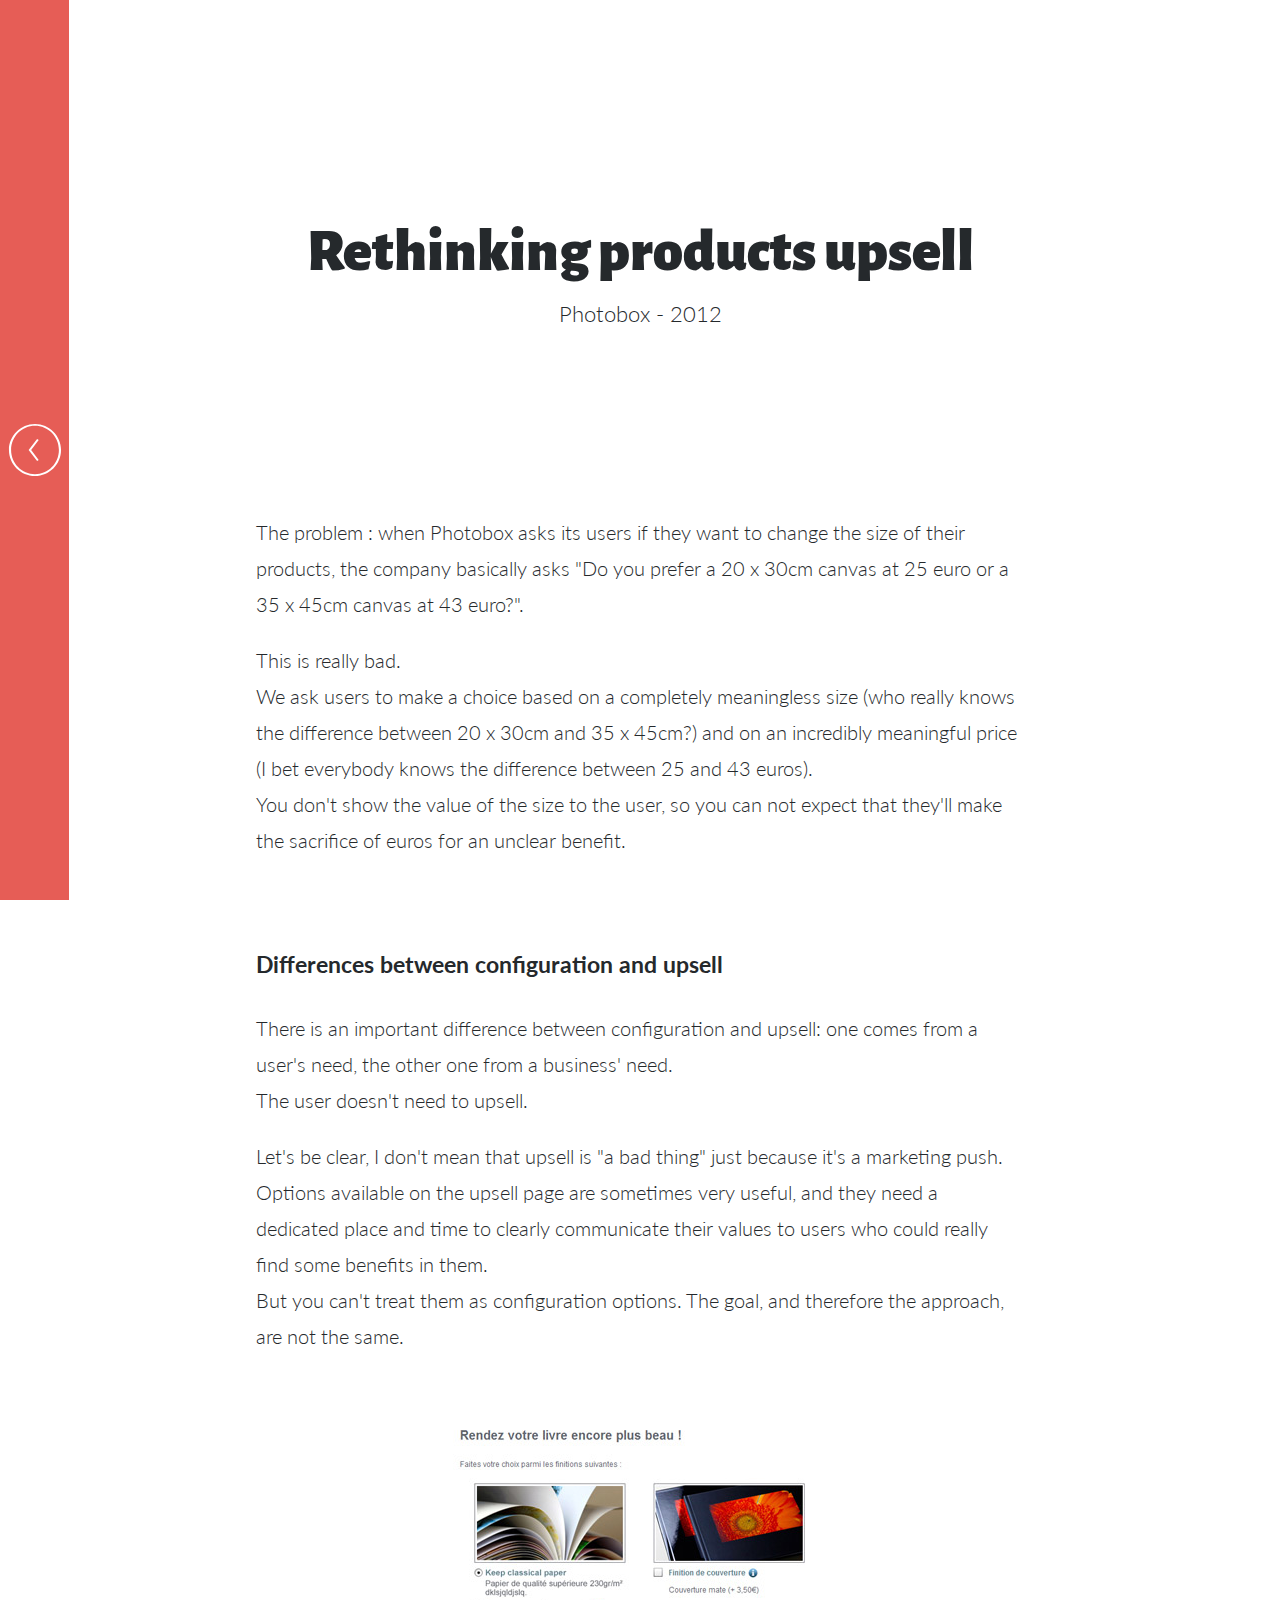
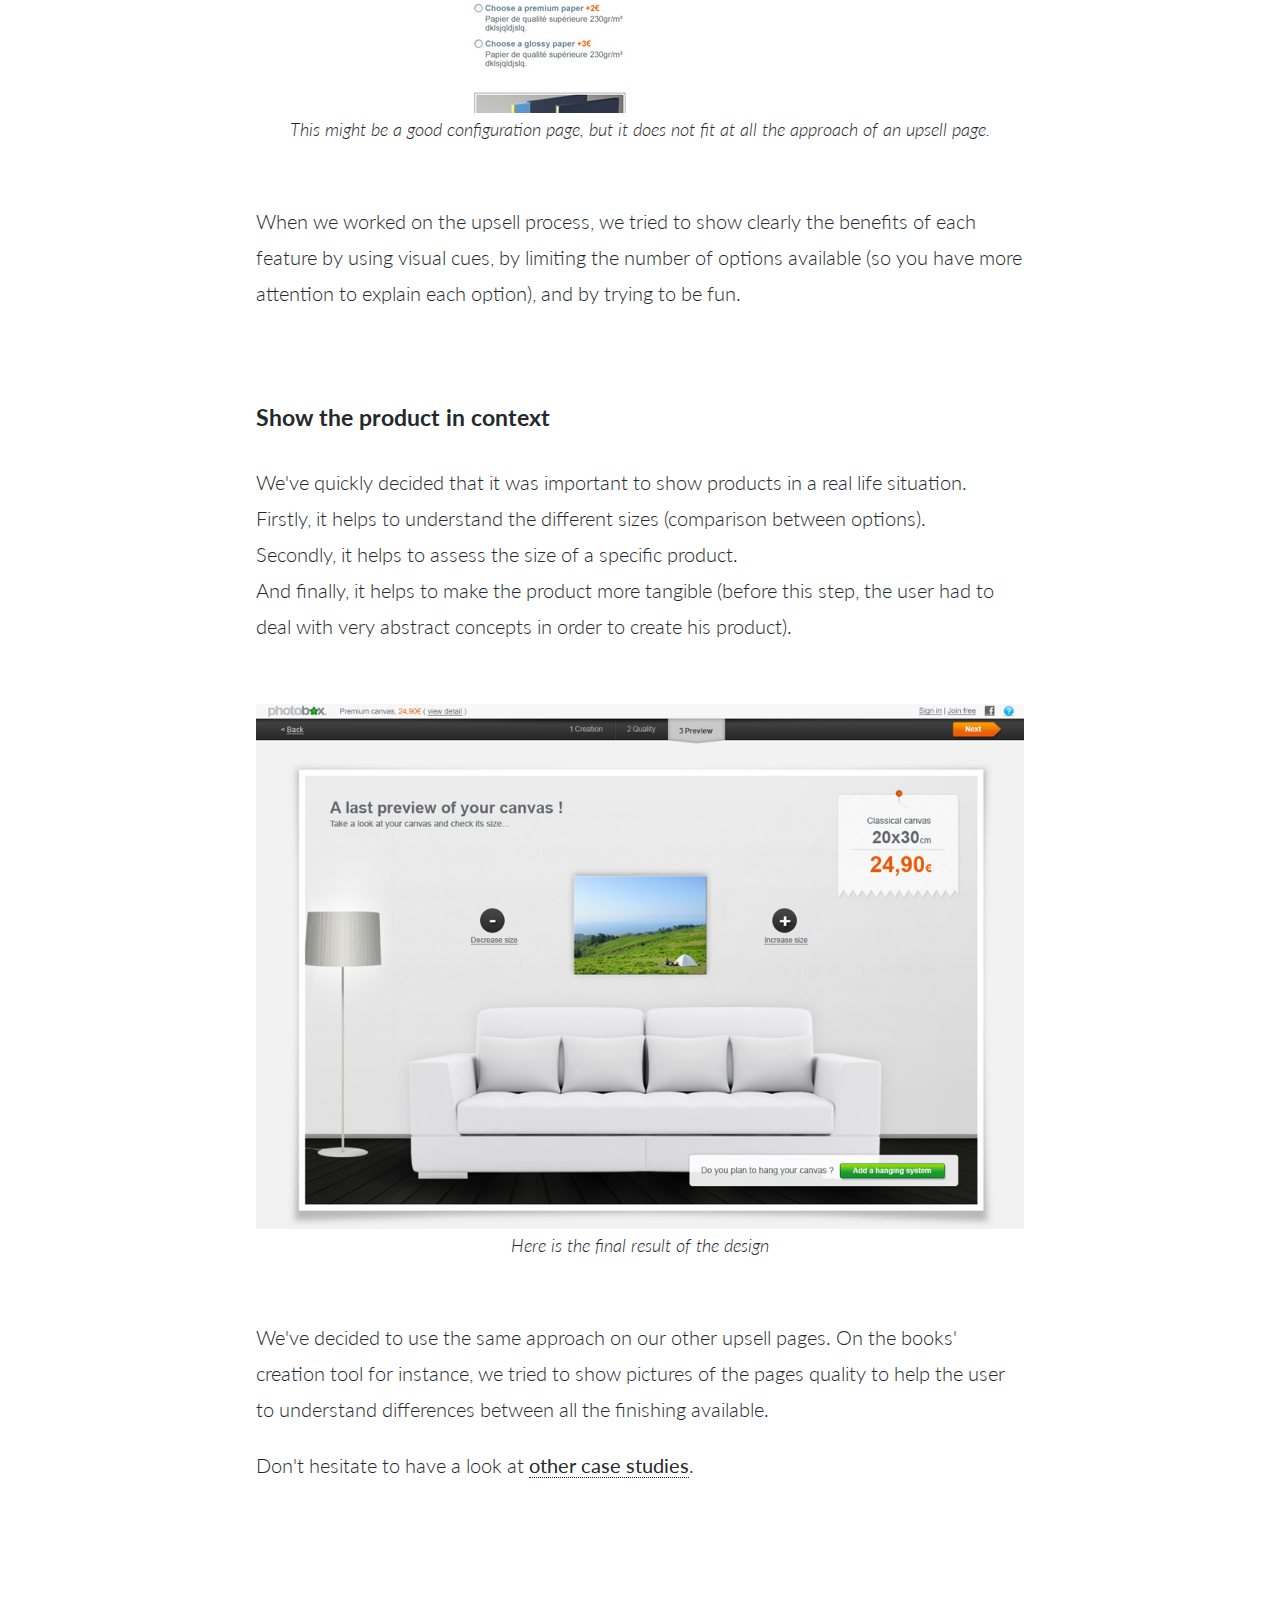
<file: case-studies/products-upsell.html>
<!DOCTYPE html>
<html>
    <head>
        <meta charset="utf-8">
        <meta http-equiv="X-UA-Compatible" content="IE=edge,chrome=1">
        <title>Rethinking products upsell - Julien Zmiro - Product Designer</title>
        <meta name="description" content="Julien Zmiro, Product Designer.">
        <meta name="viewport" content="width=device-width">
        <link rel="stylesheet" href="../css/screen.css">
    </head>
    <body>

        <nav>
            <a href="../index.html" title="Back">
                <svg xmlns="http://www.w3.org/2000/svg" xmlns:xlink="http://www.w3.org/1999/xlink" version="1.1" id="Layer_1" x="0px" y="0px" width="90px" height="90px" viewBox="0 0 90 90" enable-background="new 0 0 90 90" xml:space="preserve">
                    <g>
                        <polygon points="48.152,61.659 50.539,59.841 39.231,45 50.539,30.159 48.152,28.341 35.46,45  "/>
                    </g>
                    <path d="M45,5.949c-21.532,0-39.051,17.518-39.051,39.05c0,21.533,17.519,39.052,39.051,39.052c21.533,0,39.05-17.519,39.05-39.052  C84.05,23.467,66.533,5.949,45,5.949z M45,81.268c-19.799,0-35.848-16.237-35.848-36.267S25.201,8.733,45,8.733  c19.798,0,35.849,16.238,35.849,36.268S64.798,81.268,45,81.268z"/>
                </svg>
            </a>
        </nav>

        <section class="csContent">
            <header>
                <h1>Rethinking products upsell</h1>
                <h2>Photobox<span> - 2012</span></h2>
            </header>

            <p>The problem : when Photobox asks its users if they want to change the size of their products, the company basically asks "Do you prefer a 20 x 30cm canvas at 25 euro or a 35 x 45cm canvas at 43 euro?".</p>
            <p>This is really bad.<br>
            We ask users to make a choice based on a completely meaningless size (who really knows the difference between 20 x 30cm and 35 x 45cm?) and on an incredibly meaningful price (I bet everybody knows the difference between 25 and 43 euros).<br>
            You don't show the value of the size to the user, so you can not expect that they'll make the sacrifice of euros for an unclear benefit.</p>
            <h3>Differences between configuration and upsell</h3>
            <p>There is an important difference between configuration and upsell: one comes from a user's need, the other one from a business' need.<br>
            The user doesn't need to upsell.</p>
            <p>Let's be clear, I don't mean that upsell is "a bad thing" just because it's a marketing push. Options available on the upsell page are sometimes very useful, and they need a dedicated place and time to clearly communicate their values to users who could really find some benefits in them.<br>
            But you can't treat them as configuration options. The goal, and therefore the approach, are not the same.</p>
            <figure>
                <img src="../img/products-upsell/conf-page.jpg" alt="An example of configuration page">
                <figcaption>This might be a good configuration page, but it does not fit at all the approach of an upsell page.</figcaption>
            </figure>
            <p>When we worked on the upsell process, we tried to show clearly the benefits of each feature by using visual cues, by limiting the number of options available (so you have more attention to explain each option), and by trying to be fun.</p>
            <h3>Show the product in context</h3>
            <p>We've quickly decided that it was important to show products in a real life situation.<br>
            Firstly, it helps to understand the different sizes (comparison between options).<br>
            Secondly, it helps to assess the size of a specific product.<br>
            And finally, it helps to make the product more tangible (before this step, the user had to deal with very abstract concepts in order to create his product).</p>
            <figure>
                <img src="../img/products-upsell/wd-upsell-size.jpg" alt="The new wall decor upsell page">
                <figcaption>Here is the final result of the design</figcaption>
            </figure>
            <p>We've decided to use the same approach on our other upsell pages. On the books' creation tool for instance, we tried to show pictures of the pages quality to help the user to understand differences between all the finishing available.</p>
            <p>Don't hesitate to have a look at <a href="../index.html" title="View more case studies">other case studies</a>.</p>
        </section>

        <script>
            var _gaq=[['_setAccount','UA-6108297-1'],['_trackPageview']];
            (function(d,t){var g=d.createElement(t),s=d.getElementsByTagName(t)[0];
            g.src=('https:'==location.protocol?'//ssl':'//www')+'.google-analytics.com/ga.js';
            s.parentNode.insertBefore(g,s)}(document,'script'));
        </script>
        <script>
  window.intercomSettings = {
    app_id: "tzsd38fh"
  };
</script>
<script>(function(){var w=window;var ic=w.Intercom;if(typeof ic==="function"){ic('reattach_activator');ic('update',intercomSettings);}else{var d=document;var i=function(){i.c(arguments)};i.q=[];i.c=function(args){i.q.push(args)};w.Intercom=i;function l(){var s=d.createElement('script');s.type='text/javascript';s.async=true;s.src='https://widget.intercom.io/widget/tzsd38fh';var x=d.getElementsByTagName('script')[0];x.parentNode.insertBefore(s,x);}if(w.attachEvent){w.attachEvent('onload',l);}else{w.addEventListener('load',l,false);}}})()</script>
    </body>
</html>
</file>
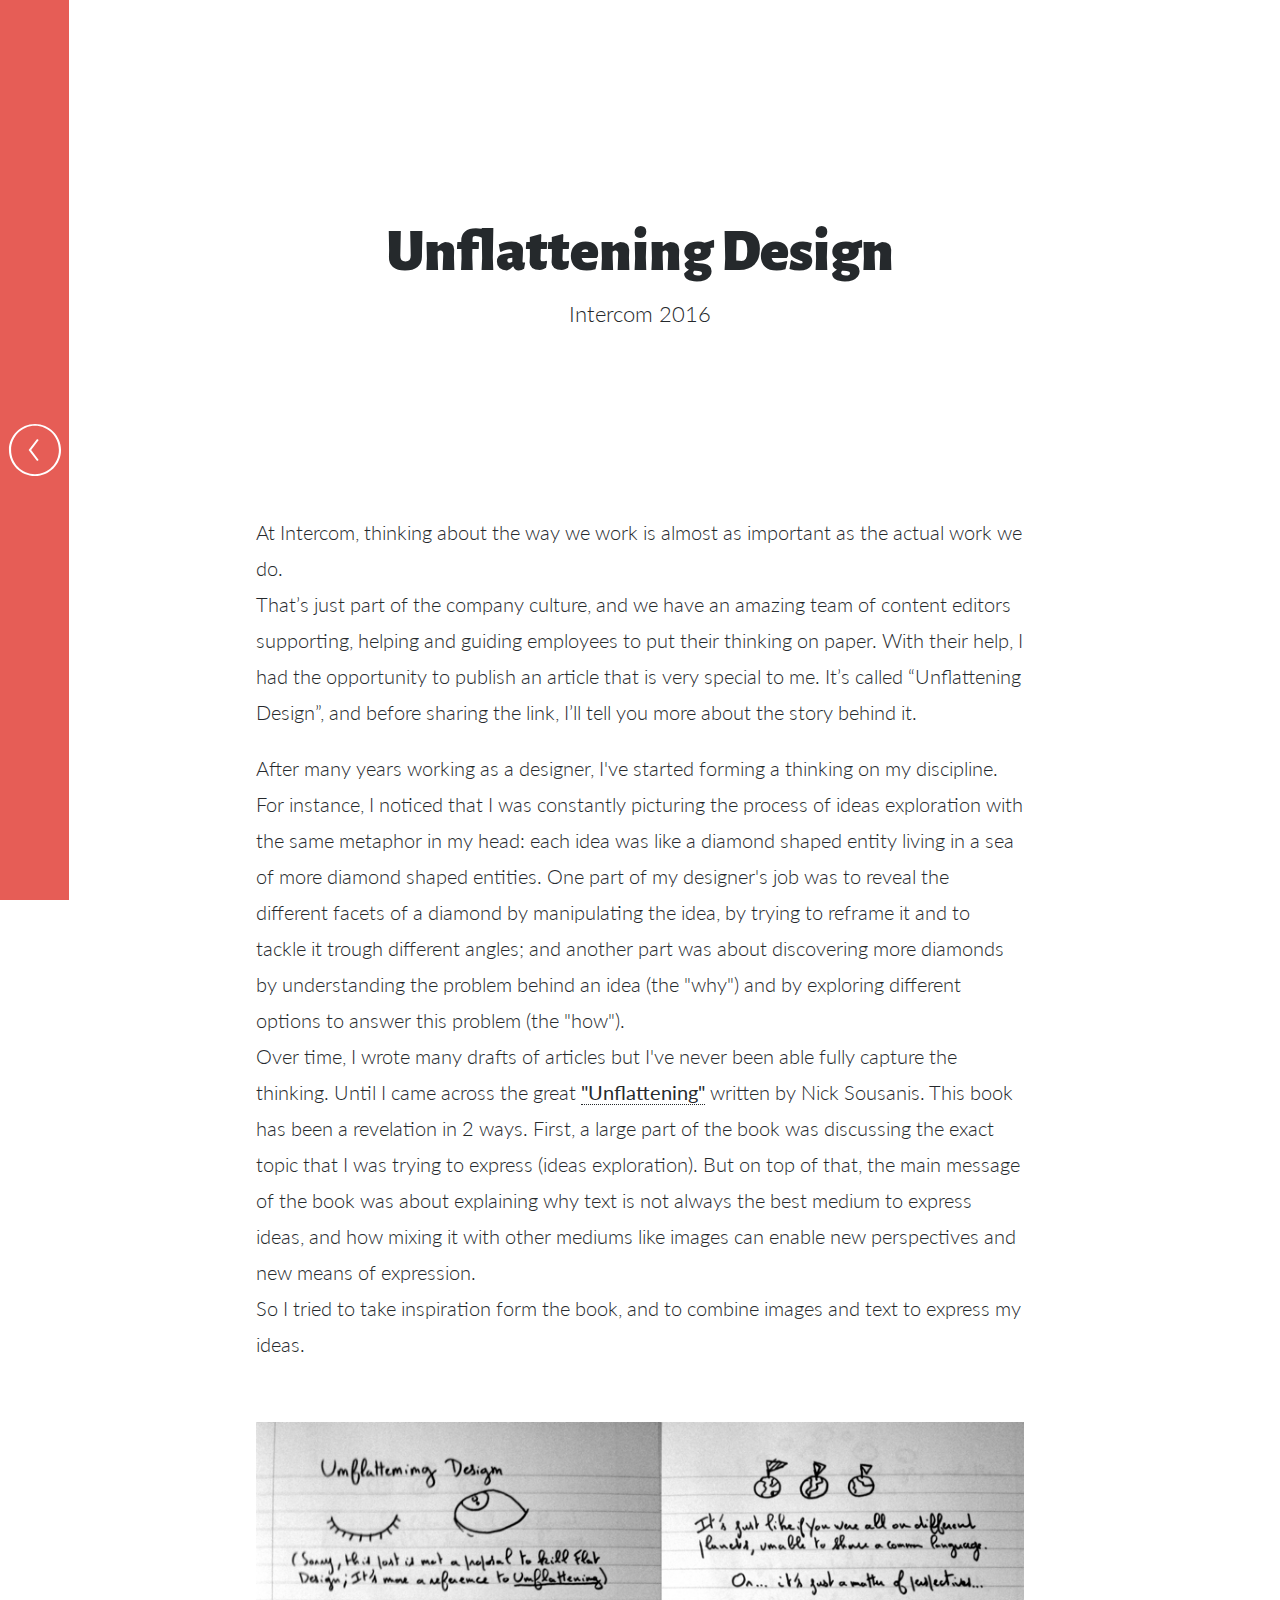
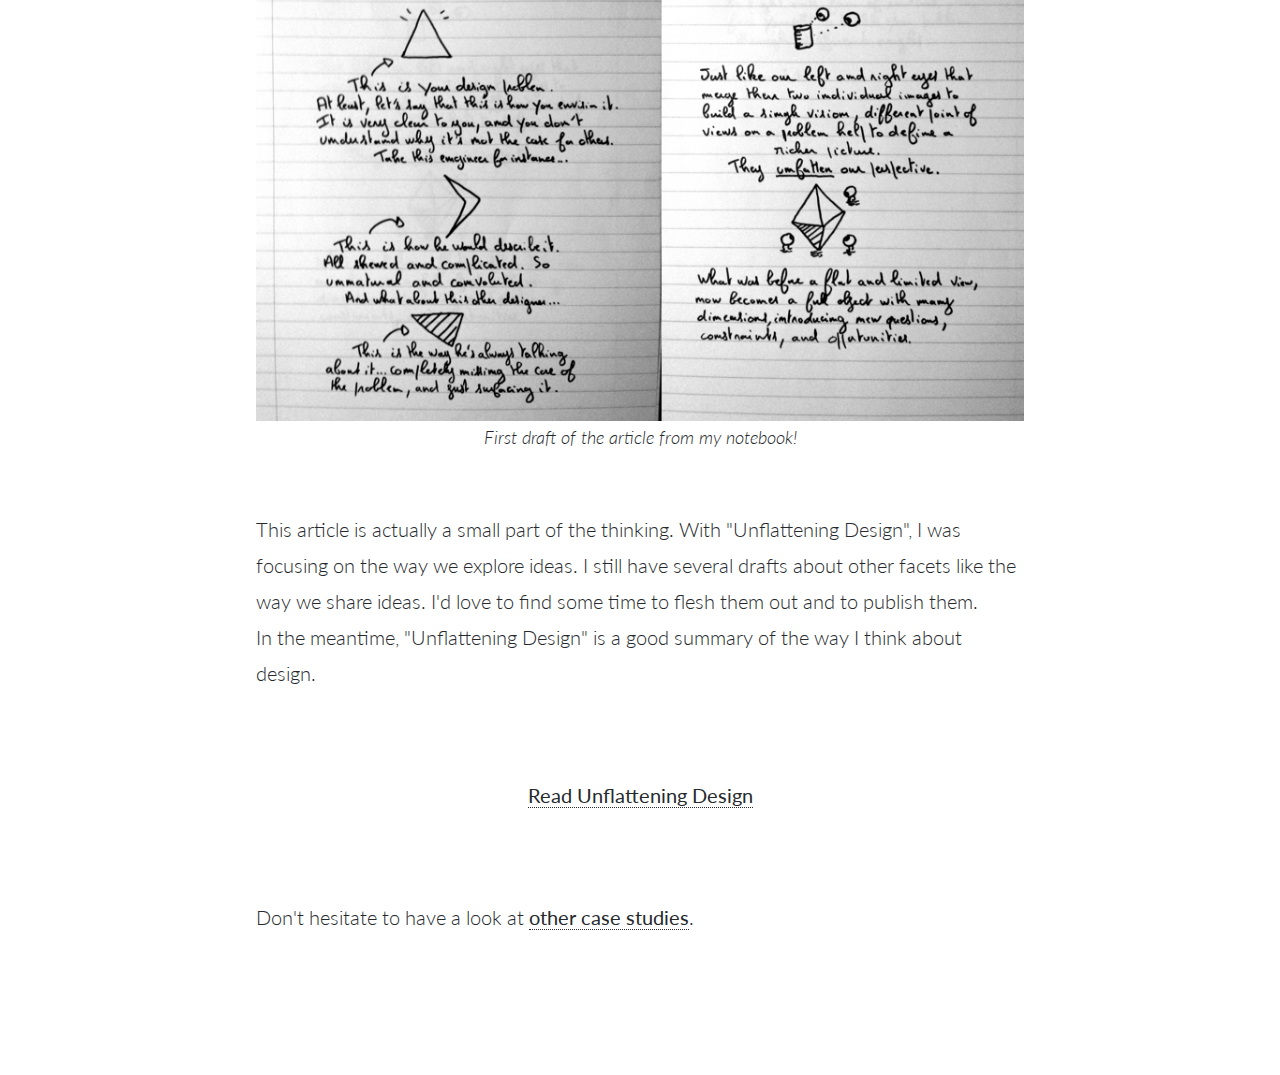
<file: case-studies/unflattening.html>
<!DOCTYPE html>
<html>
    <head>
        <meta charset="utf-8">
        <meta http-equiv="X-UA-Compatible" content="IE=edge,chrome=1">
        <title>Unflattening - Julien Zmiro - Product Designer</title>
        <meta name="description" content="Julien Zmiro, Product Designer.">
        <meta name="viewport" content="width=device-width">
        <link rel="stylesheet" href="../css/screen.css">
        <script src="../js/app.js"></script>
    </head>
    <body>

        <nav>
            <a href="../index.html" title="Back">
                <svg xmlns="http://www.w3.org/2000/svg" xmlns:xlink="http://www.w3.org/1999/xlink" version="1.1" id="Layer_1" x="0px" y="0px" width="90px" height="90px" viewBox="0 0 90 90" enable-background="new 0 0 90 90" xml:space="preserve">
                    <g>
                        <polygon points="48.152,61.659 50.539,59.841 39.231,45 50.539,30.159 48.152,28.341 35.46,45  "/>
                    </g>
                    <path d="M45,5.949c-21.532,0-39.051,17.518-39.051,39.05c0,21.533,17.519,39.052,39.051,39.052c21.533,0,39.05-17.519,39.05-39.052  C84.05,23.467,66.533,5.949,45,5.949z M45,81.268c-19.799,0-35.848-16.237-35.848-36.267S25.201,8.733,45,8.733  c19.798,0,35.849,16.238,35.849,36.268S64.798,81.268,45,81.268z"/>
                </svg>
            </a>
        </nav>

        <section class="csContent">
            <header>
                <h1>Unflattening Design</h1>
                <h2>Intercom <span>2016</span></h2>
            </header>

            <p>At Intercom, thinking about the way we work is almost as important as the actual work we do.<br>
            That’s just part of the company culture, and we have an amazing team of content editors supporting, helping and guiding employees to put their thinking on paper. With their help, I had the opportunity to publish an article that is very special to me. It’s called “Unflattening Design”, and before sharing the link, I’ll tell you more about the story behind it.</p>
            <p>After many years working as a designer, I've started forming a thinking on my discipline. For instance, I noticed that I was constantly picturing the process of ideas exploration with the same metaphor in my head: each idea was like a diamond shaped entity living in a sea of more diamond shaped entities. One part of my designer's job was to reveal the different facets of a diamond by manipulating the idea, by trying to reframe it and to tackle it trough different angles; and another part was about discovering more diamonds by understanding the problem behind an idea (the "why") and by exploring different options to answer this problem (the "how").<br>
            Over time, I wrote many drafts of articles but I've never been able fully capture the thinking. Until I came across the great <a href="http://spinweaveandcut.com/unflattening/" title="Unflattening">"Unflattening"</a> written by Nick Sousanis. This book has been a revelation in 2 ways. First, a large part of the book was discussing the exact topic that I was trying to express (ideas exploration). But on top of that, the main message of the book was about explaining why text is not always the best medium to express ideas, and how mixing it with other mediums like images can enable new perspectives and new means of expression.<br>
            So I tried to take inspiration form the book, and to combine images and text to express my ideas.</p>
            <figure>
              <img src="../img/unflattening/unflattening-draft.png" alt="First draft of the article from my notebook" />
              <figcaption>First draft of the article from my notebook!</figcaption>
            </figure>
            <p>This article is actually a small part of the thinking. With "Unflattening Design", I was focusing on the way we explore ideas. I still have several drafts about other facets like the way we share ideas. I'd love to find some time to flesh them out and to publish them.<br>
            In the meantime, "Unflattening Design" is a good summary of the way I think about design.</p>

            <div class="mainLink">
                <a href="https://blog.intercom.com/unflattening-design/" title="Read Unflattening Design">Read Unflattening Design</a>
            </div>

            <p>Don't hesitate to have a look at <a href="../index.html" title="View more case studies">other case studies</a>.</p>

        </section>

        <script>
            var _gaq=[['_setAccount','UA-6108297-1'],['_trackPageview']];
            (function(d,t){var g=d.createElement(t),s=d.getElementsByTagName(t)[0];
            g.src=('https:'==location.protocol?'//ssl':'//www')+'.google-analytics.com/ga.js';
            s.parentNode.insertBefore(g,s)}(document,'script'));
        </script>
        <script>
  window.intercomSettings = {
    app_id: "tzsd38fh"
  };
</script>
<script>(function(){var w=window;var ic=w.Intercom;if(typeof ic==="function"){ic('reattach_activator');ic('update',intercomSettings);}else{var d=document;var i=function(){i.c(arguments)};i.q=[];i.c=function(args){i.q.push(args)};w.Intercom=i;function l(){var s=d.createElement('script');s.type='text/javascript';s.async=true;s.src='https://widget.intercom.io/widget/tzsd38fh';var x=d.getElementsByTagName('script')[0];x.parentNode.insertBefore(s,x);}if(w.attachEvent){w.attachEvent('onload',l);}else{w.addEventListener('load',l,false);}}})()</script>
    </body>
</html>
</file>
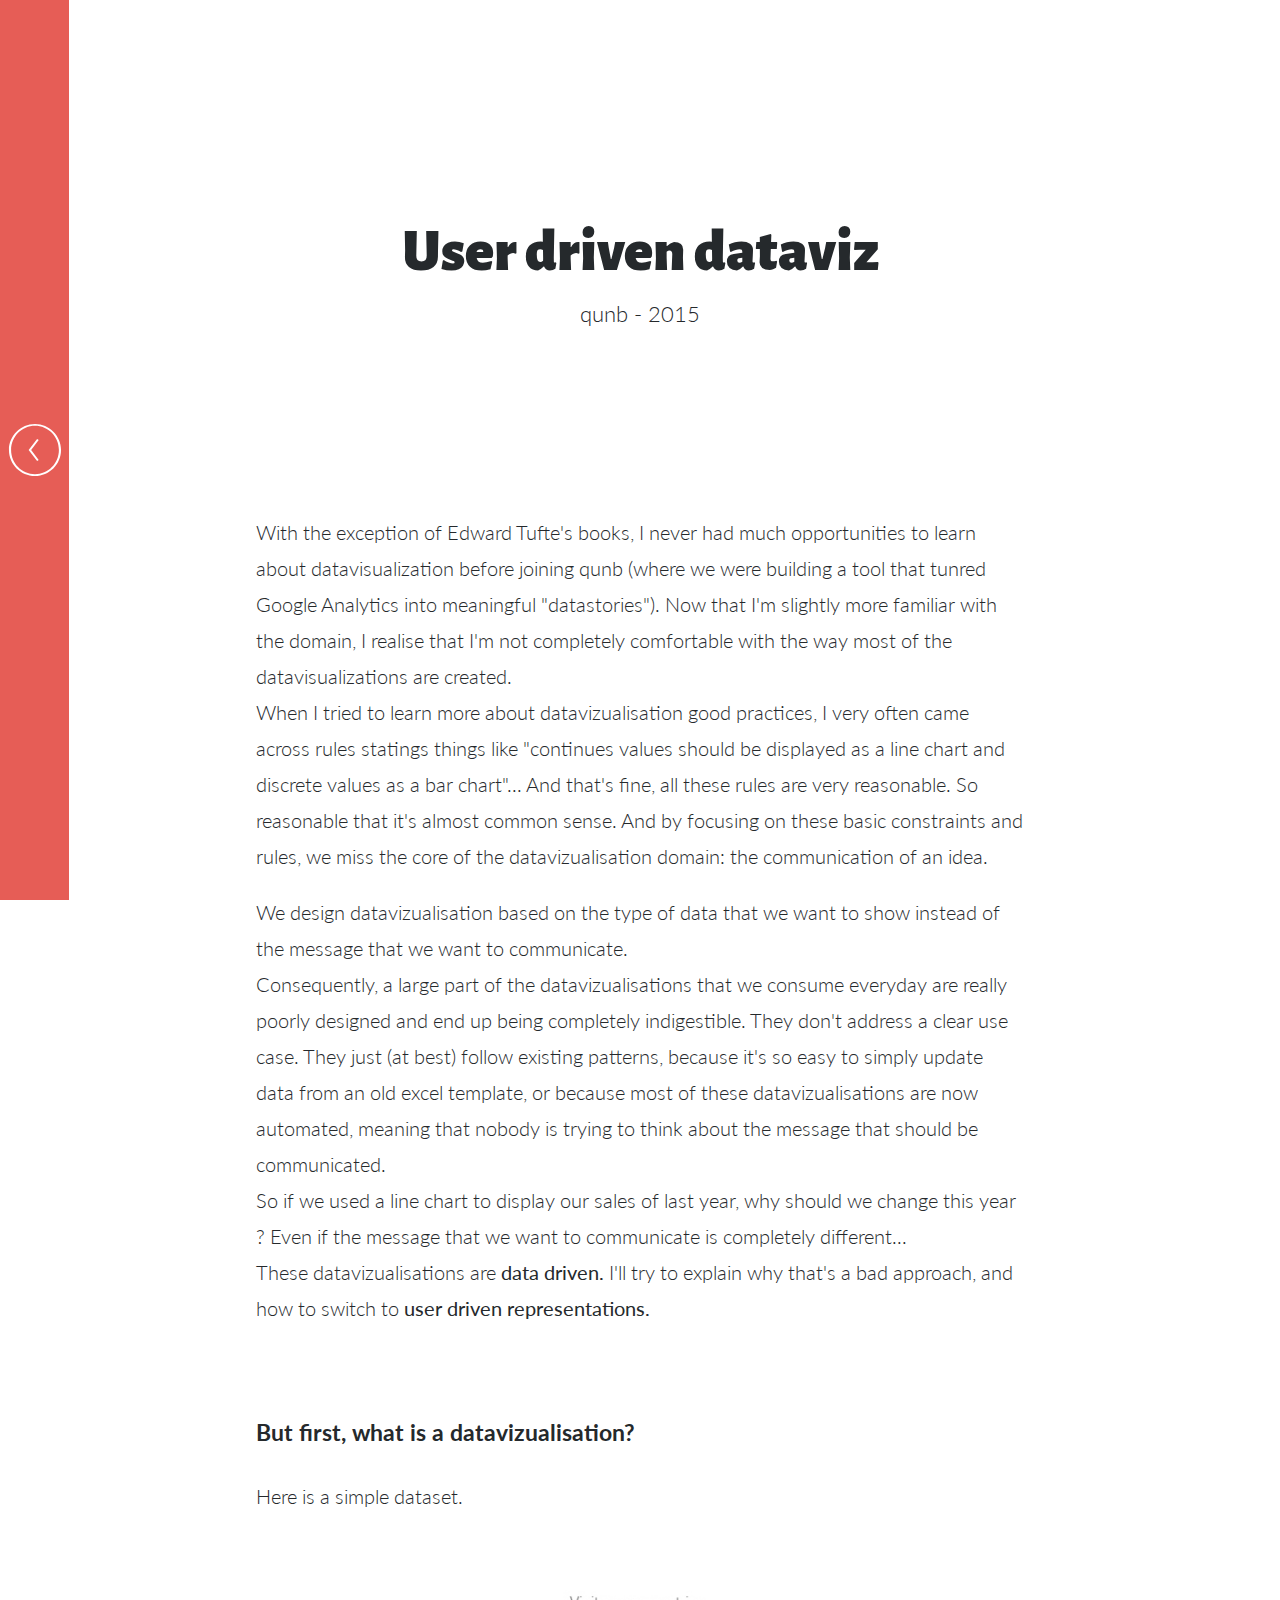
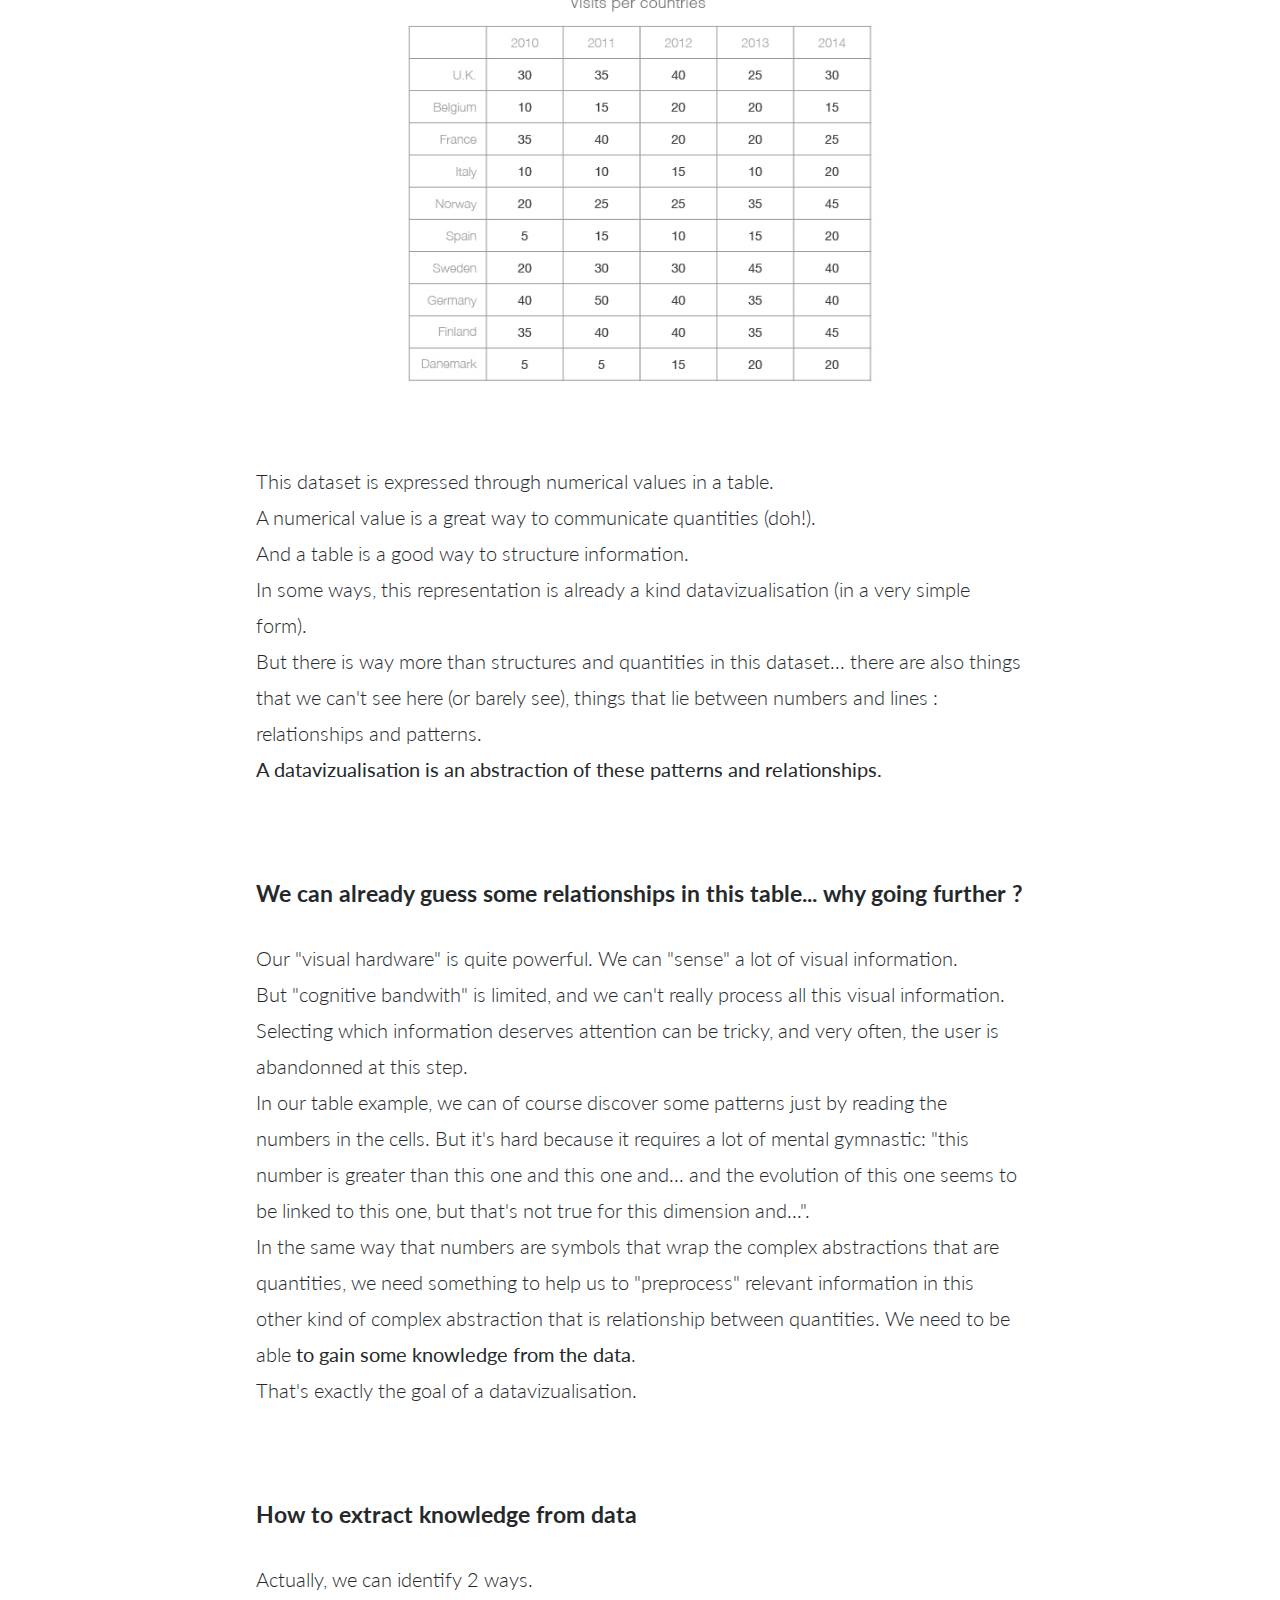
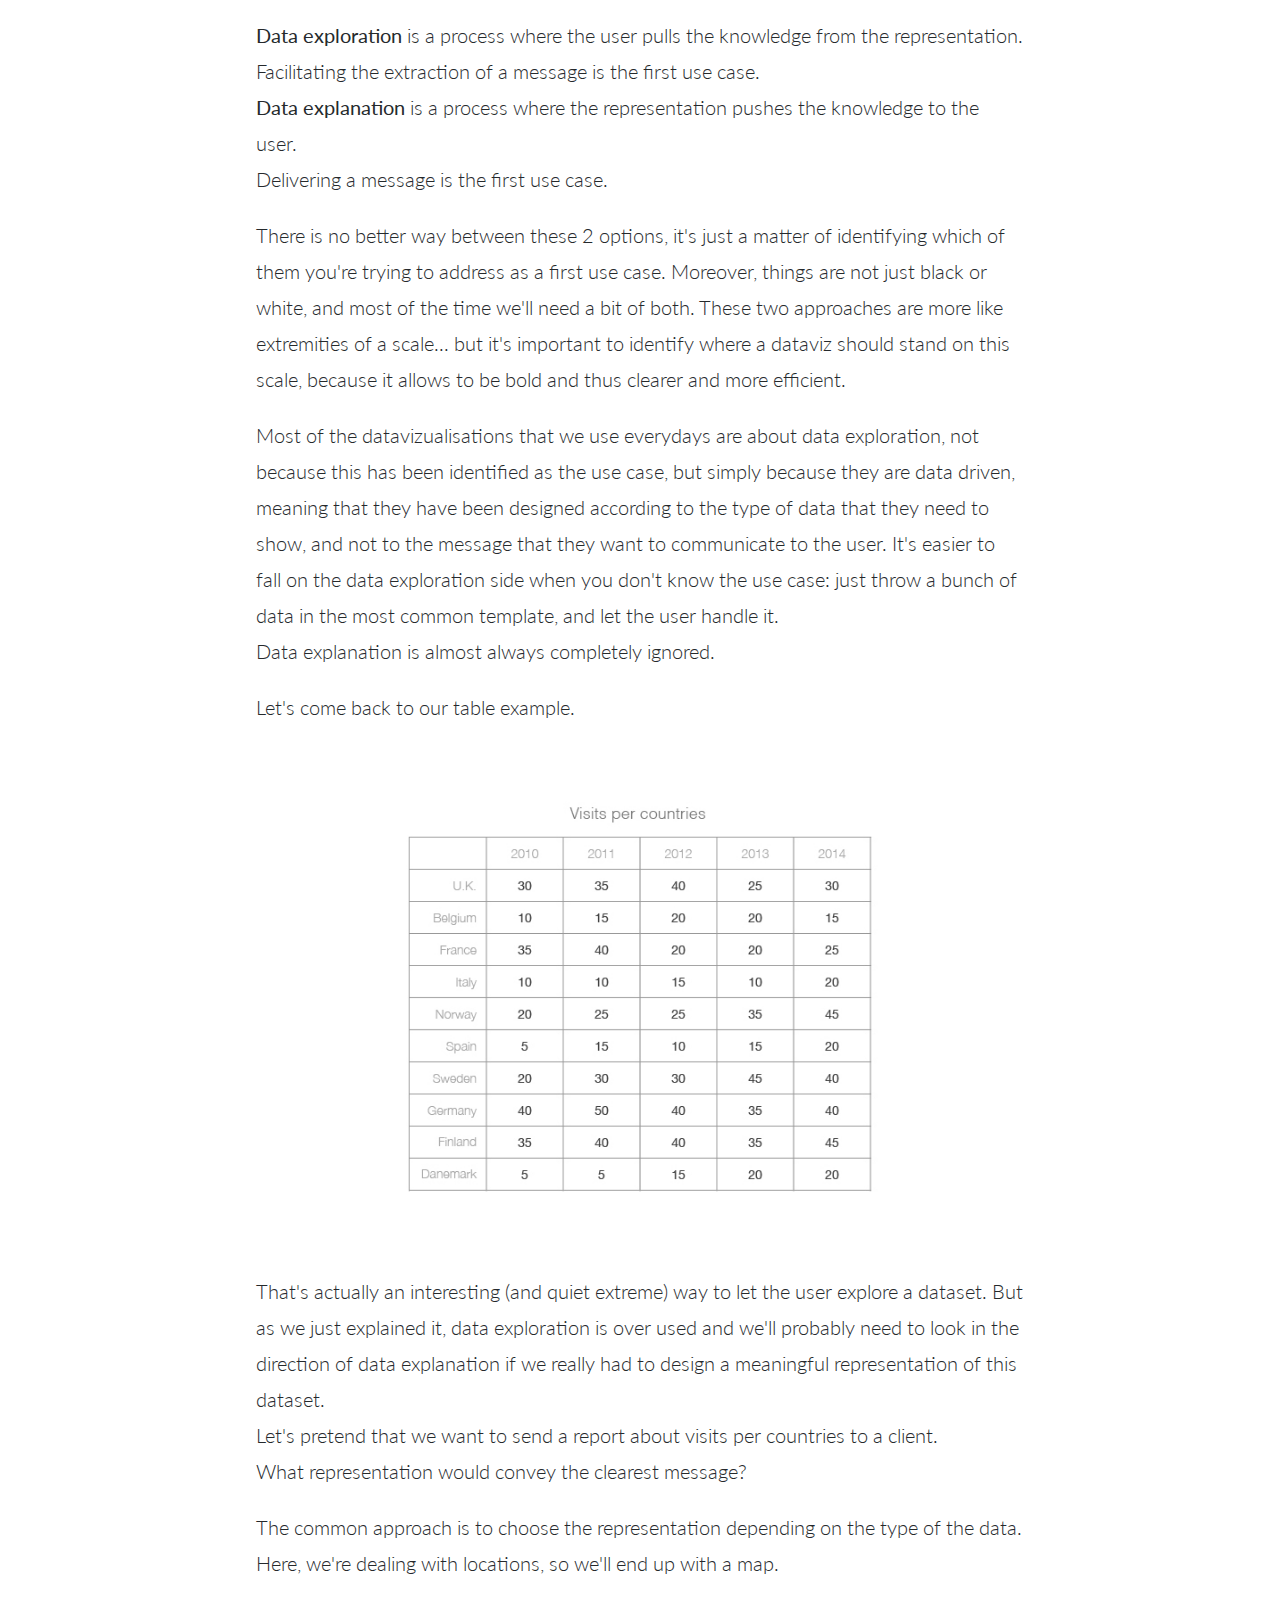
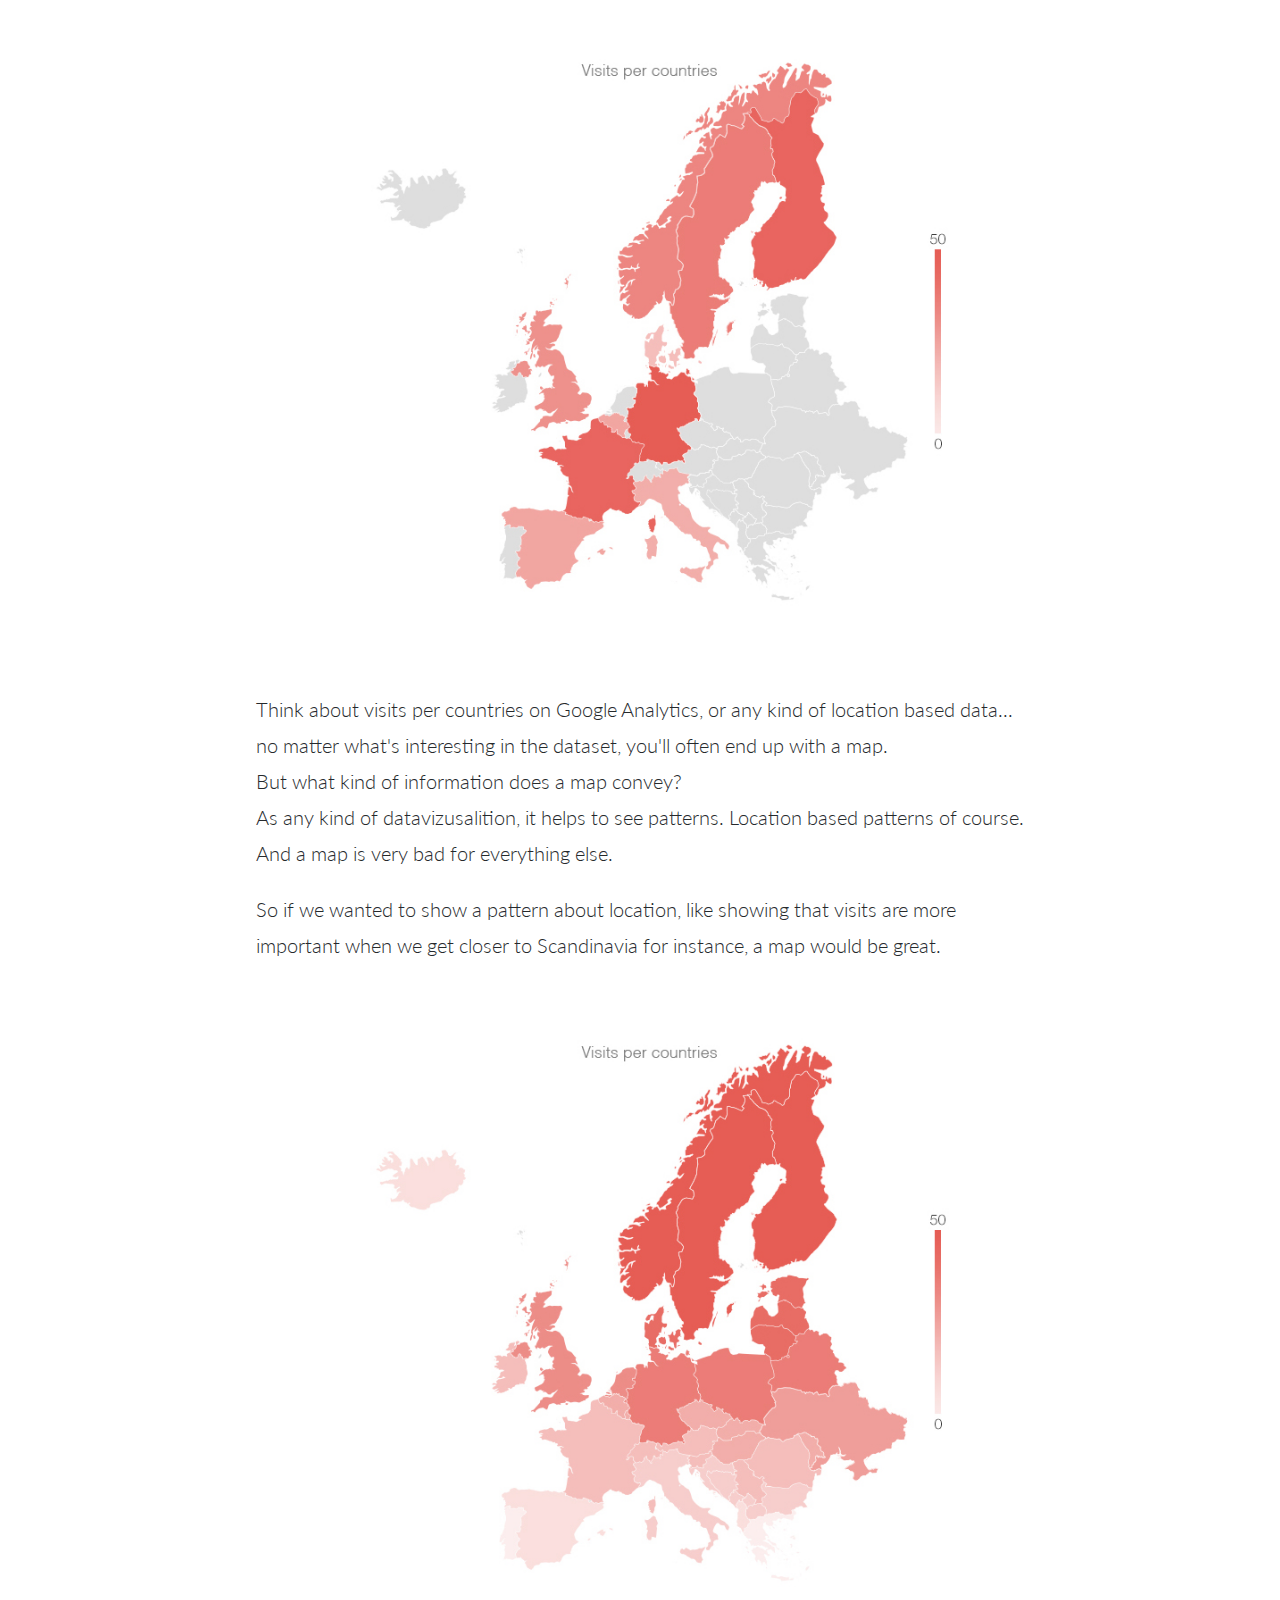
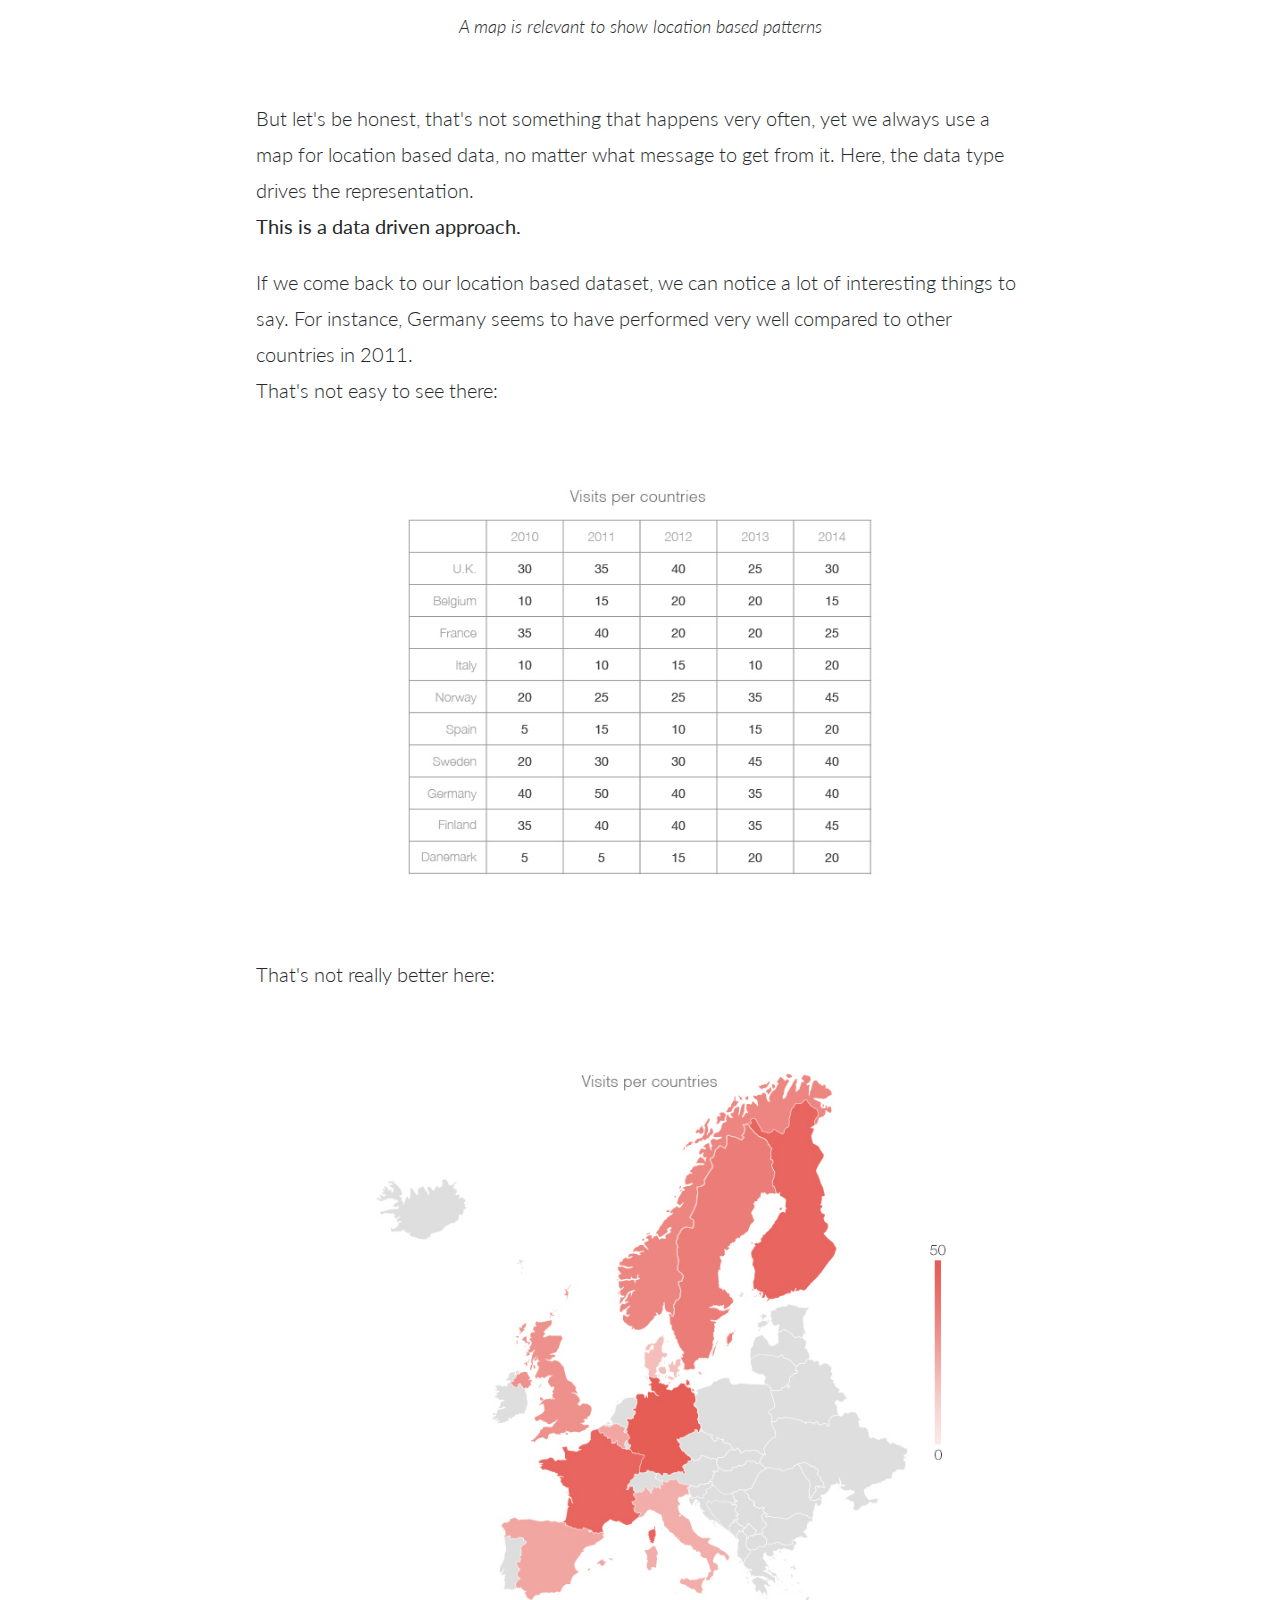
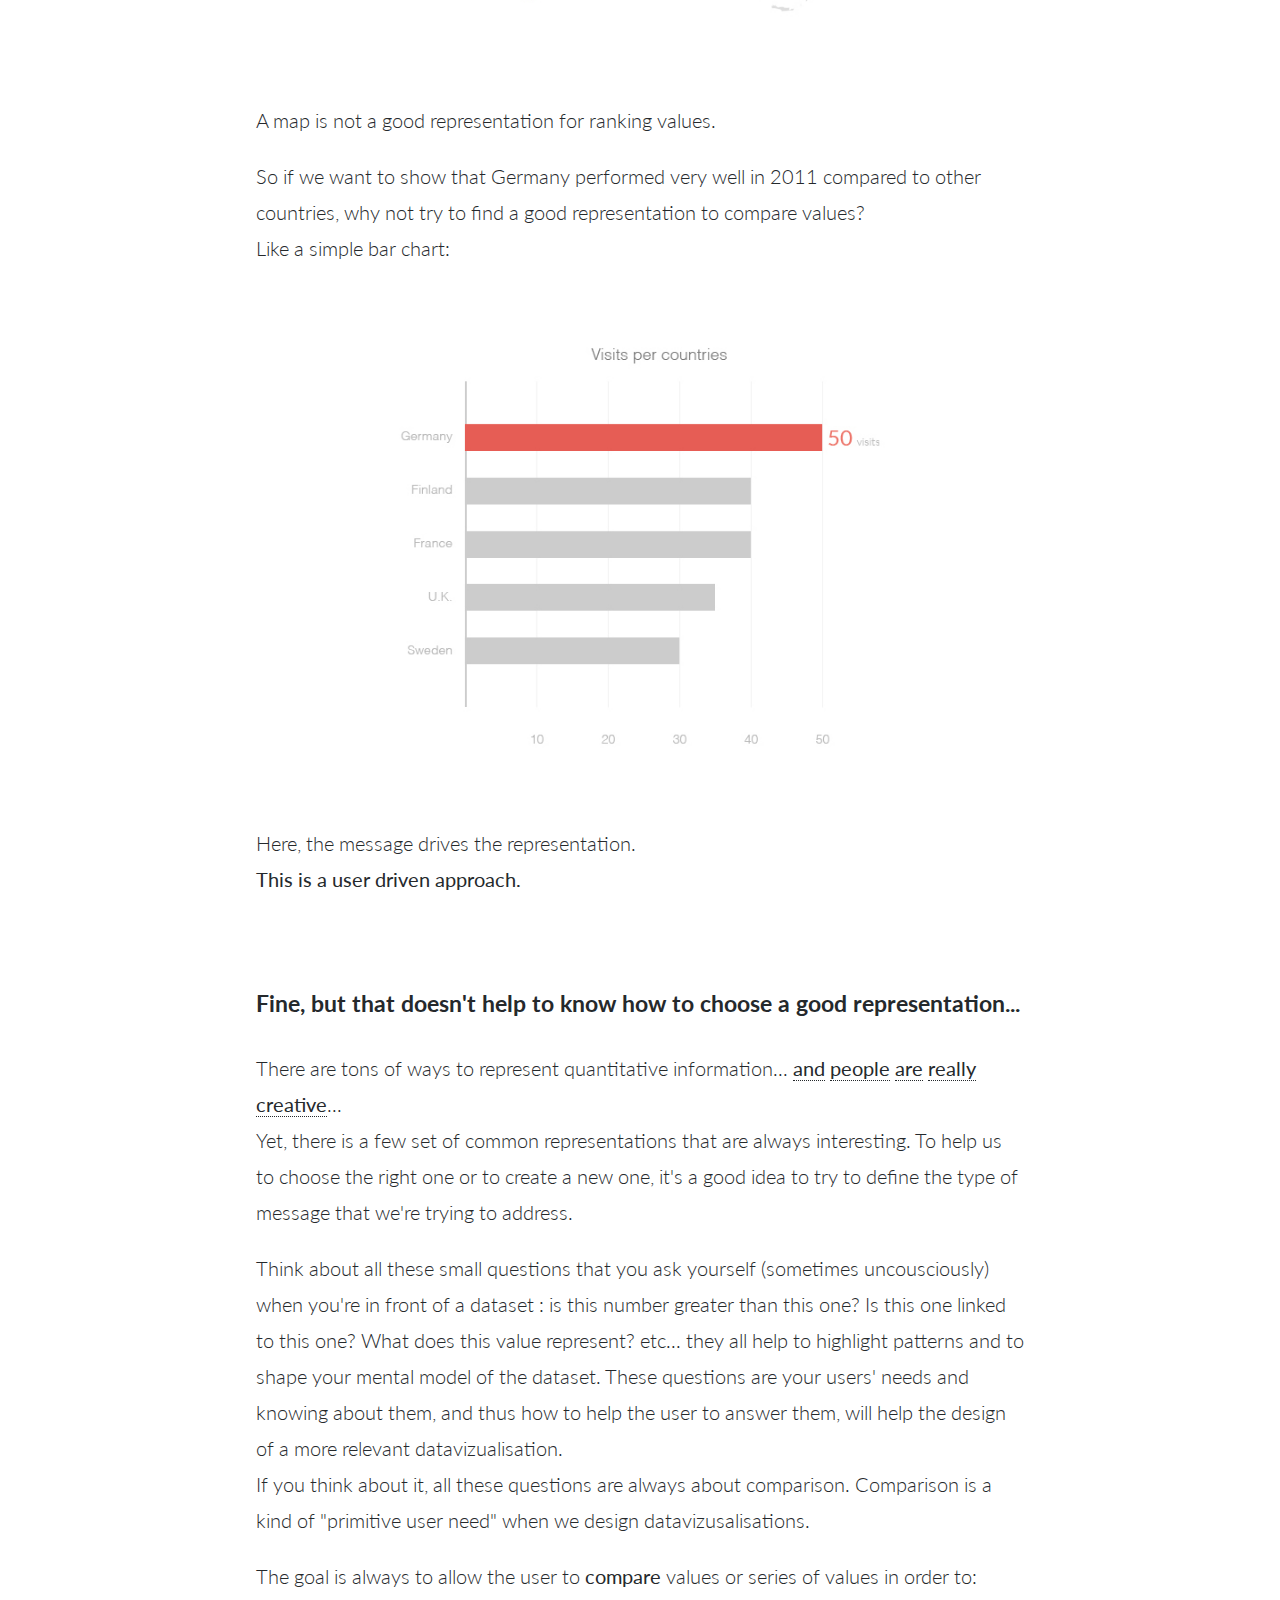
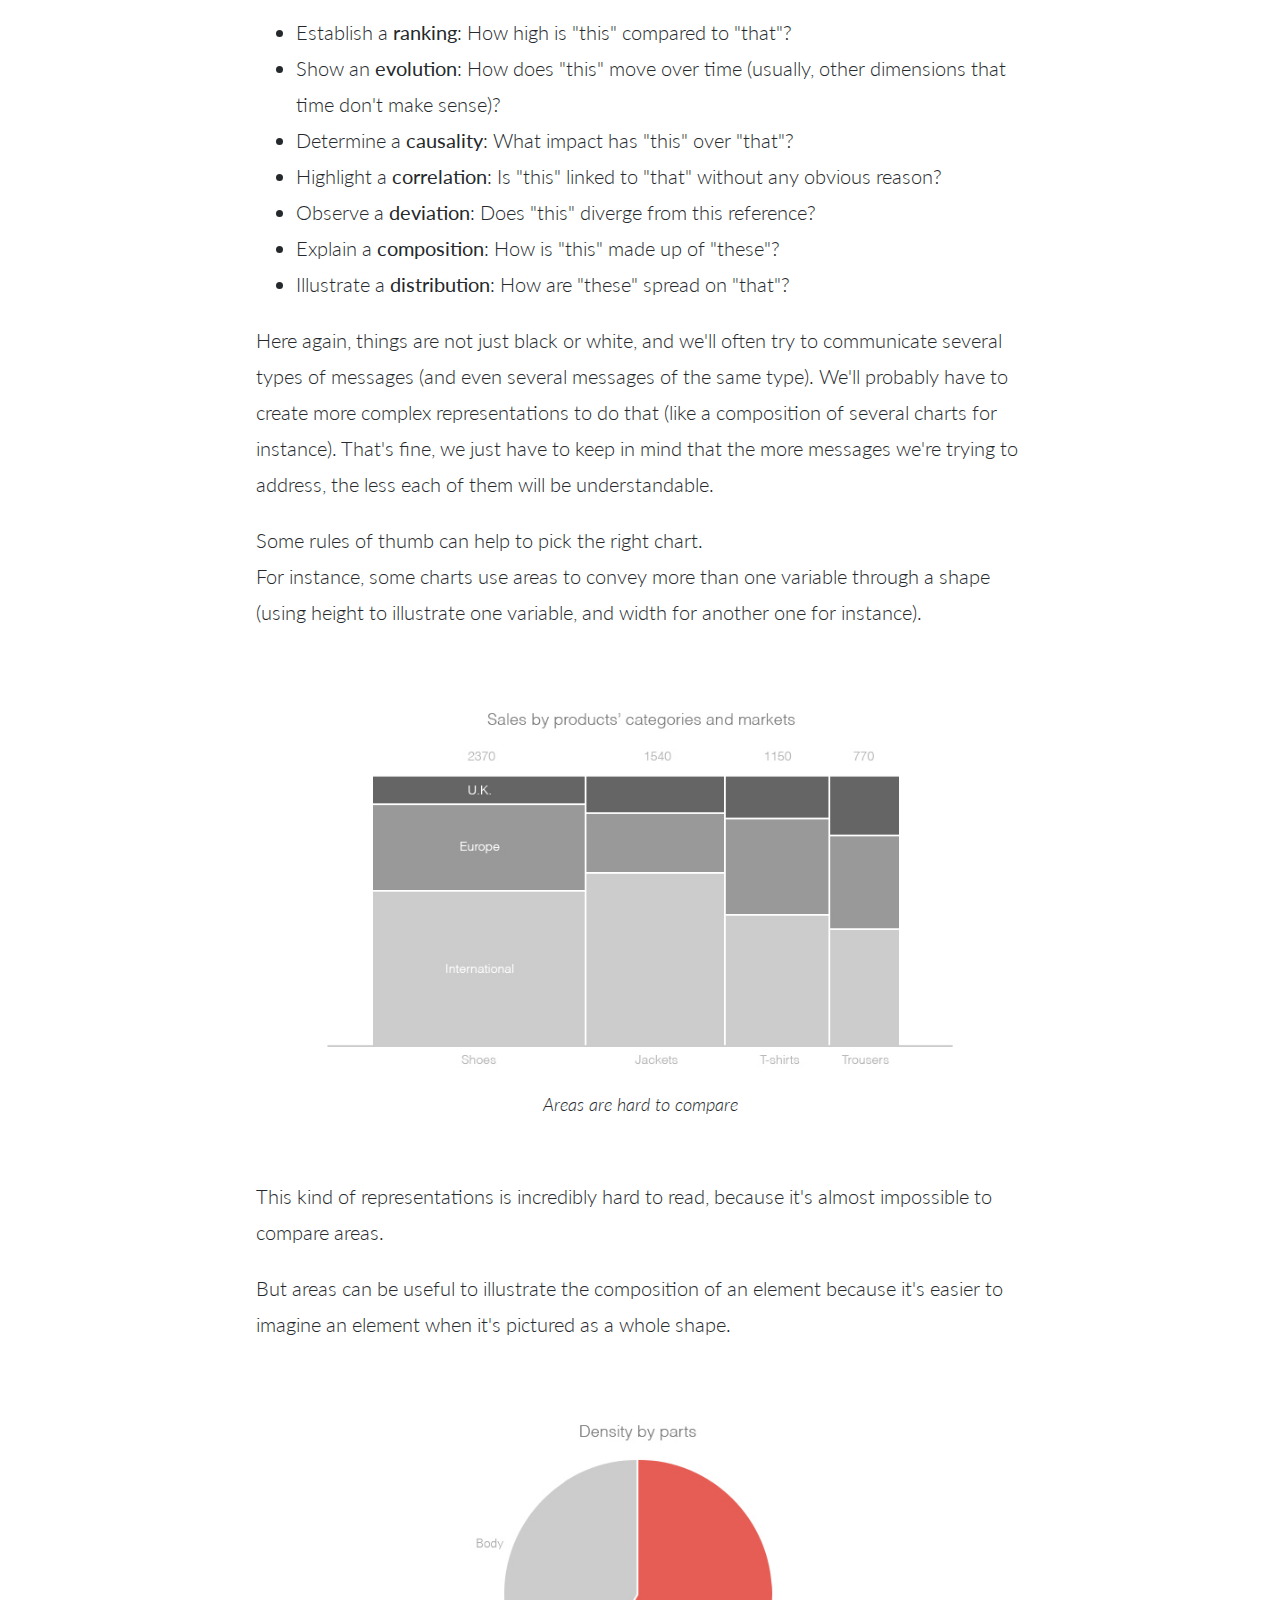
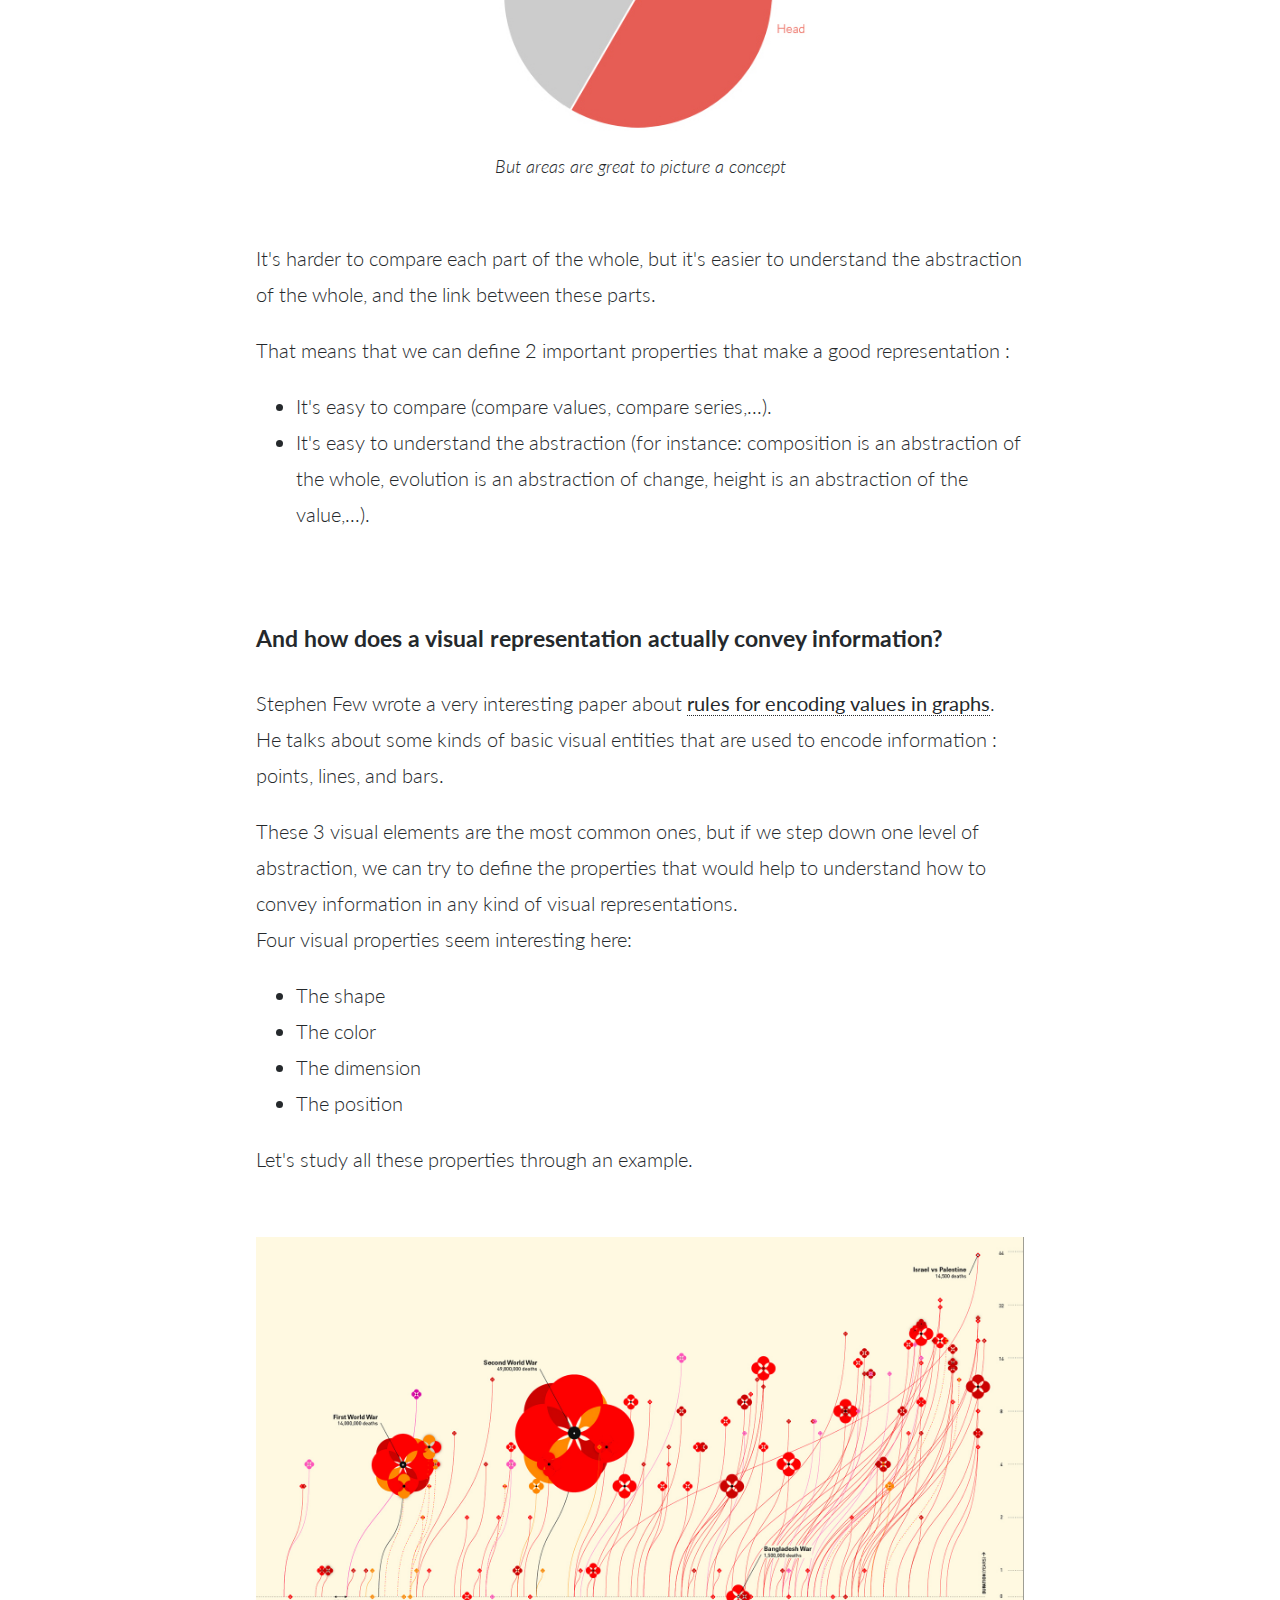
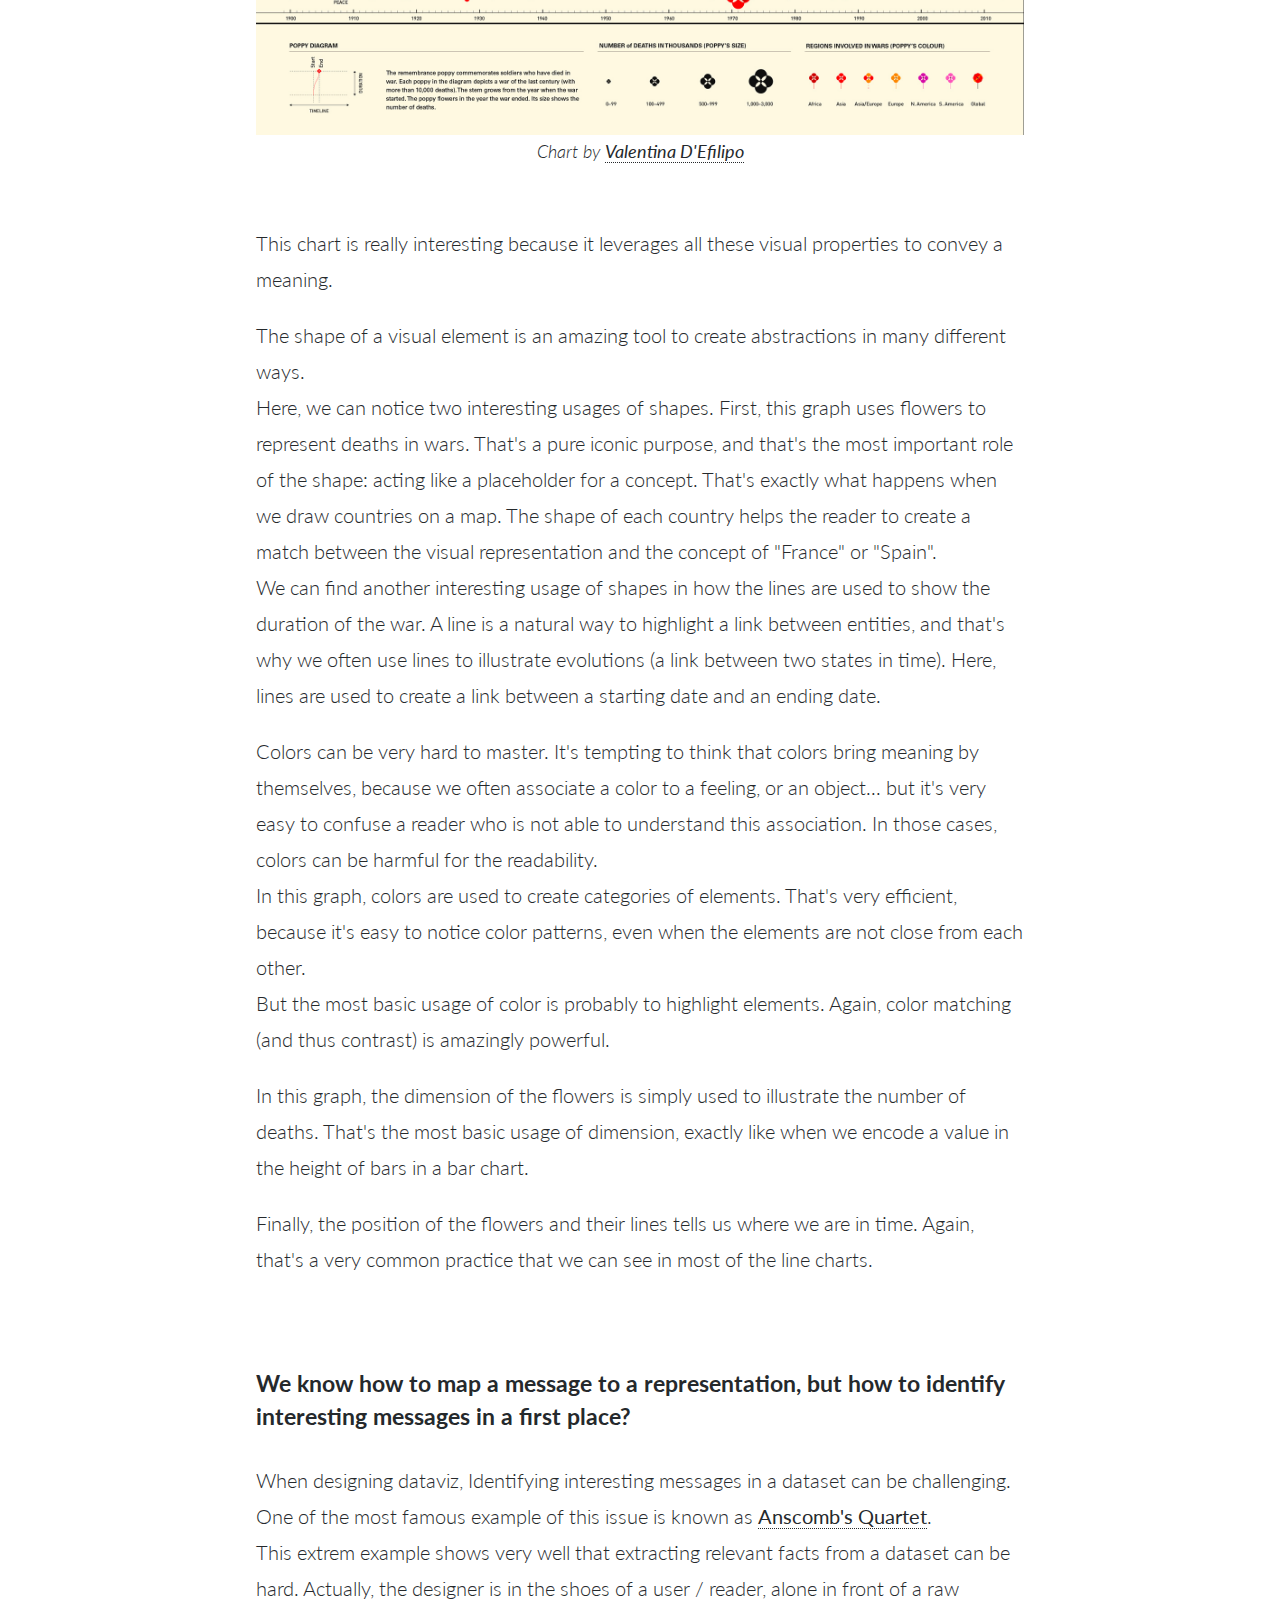
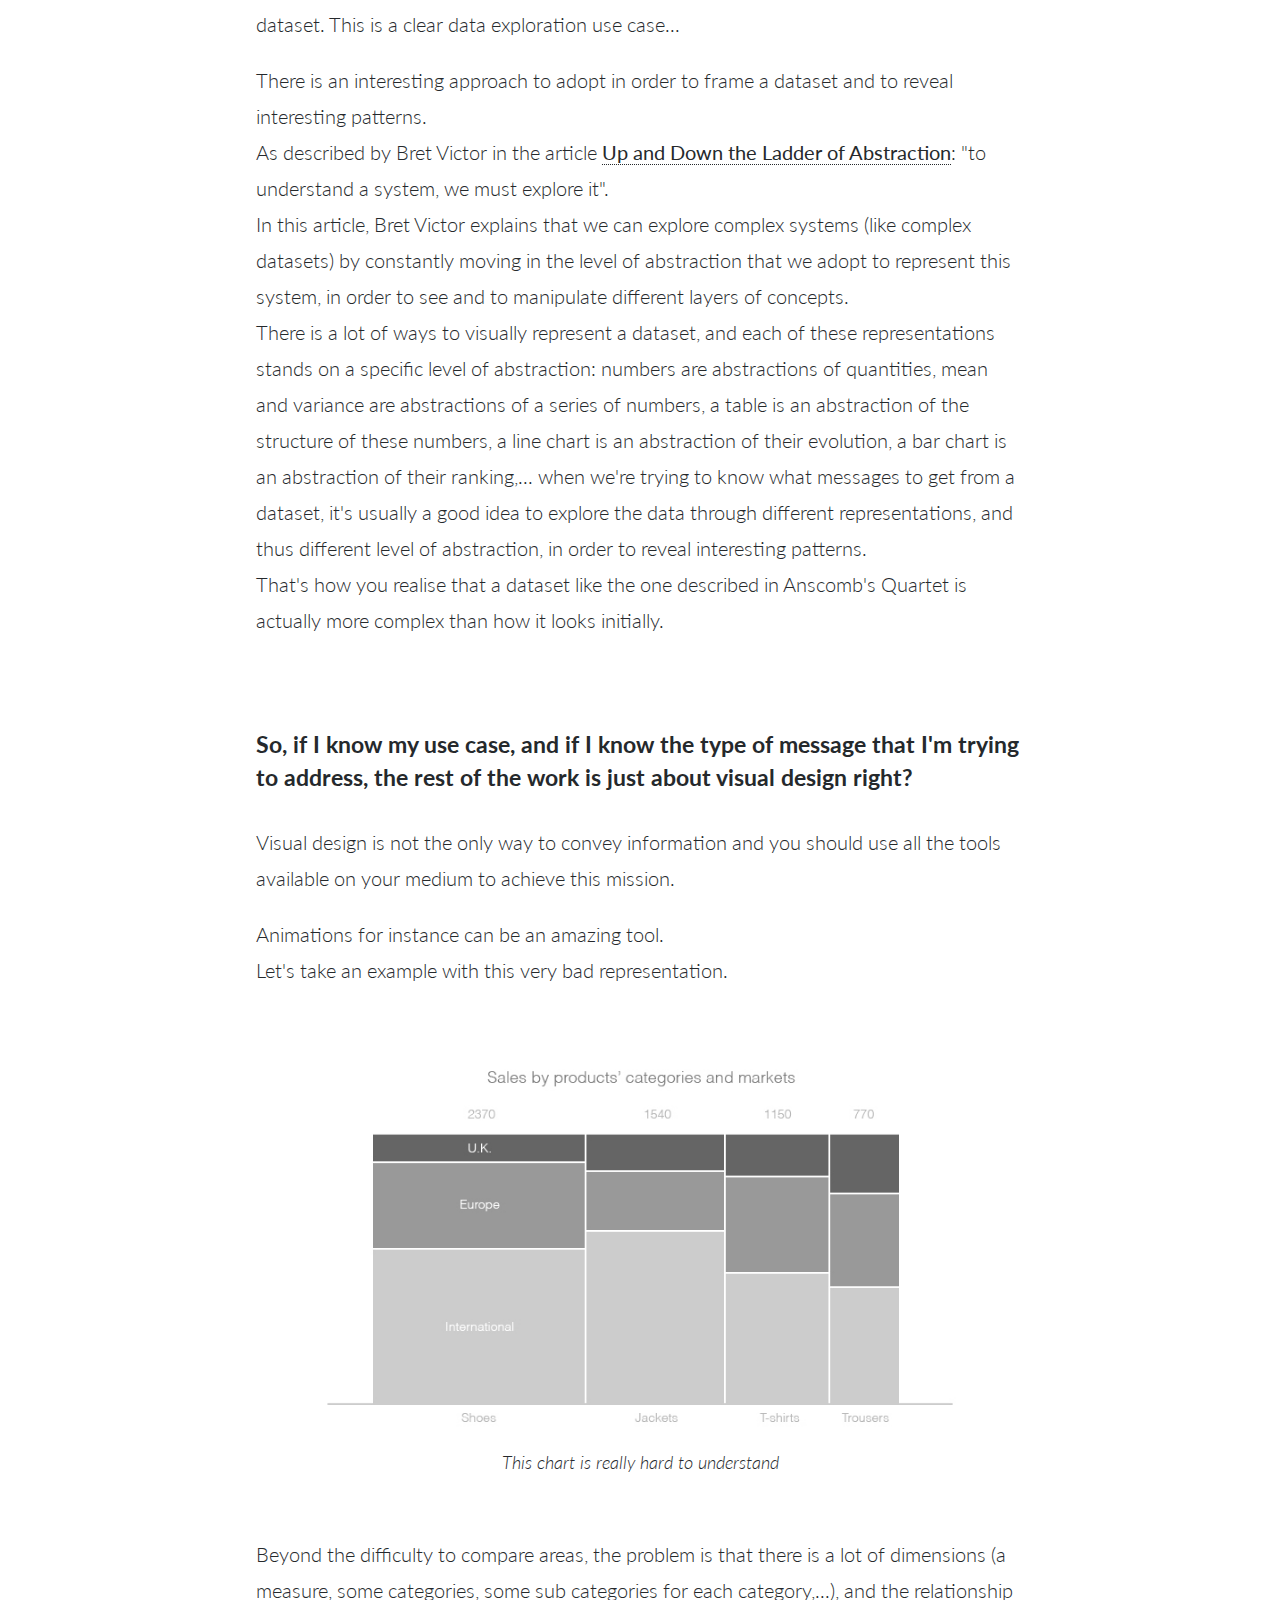
<file: case-studies/user-driven-dataviz.html>
<!DOCTYPE html>
<html>
    <head>
        <meta charset="utf-8">
        <meta http-equiv="X-UA-Compatible" content="IE=edge,chrome=1">
        <title>User driven dataviz - Julien Zmiro - Product Designer</title>
        <meta name="description" content="Julien Zmiro, Product Designer.">
        <meta name="viewport" content="width=device-width">
        <link rel="stylesheet" href="../css/screen.css">
        <script src="../js/video.js"></script>
        <script src="../js/app.js"></script>
    </head>
    <body>

        <nav>
            <a href="../index.html" title="Back">
                <svg xmlns="http://www.w3.org/2000/svg" xmlns:xlink="http://www.w3.org/1999/xlink" version="1.1" id="Layer_1" x="0px" y="0px" width="90px" height="90px" viewBox="0 0 90 90" enable-background="new 0 0 90 90" xml:space="preserve">
                    <g>
                        <polygon points="48.152,61.659 50.539,59.841 39.231,45 50.539,30.159 48.152,28.341 35.46,45  "/>
                    </g>
                    <path d="M45,5.949c-21.532,0-39.051,17.518-39.051,39.05c0,21.533,17.519,39.052,39.051,39.052c21.533,0,39.05-17.519,39.05-39.052  C84.05,23.467,66.533,5.949,45,5.949z M45,81.268c-19.799,0-35.848-16.237-35.848-36.267S25.201,8.733,45,8.733  c19.798,0,35.849,16.238,35.849,36.268S64.798,81.268,45,81.268z"/>
                </svg>
            </a>
        </nav>

        <section class="csContent">
            <header>
                <h1>User driven dataviz</h1>
                <h2>qunb<span> - 2015</span></h2>
            </header>

            <p>With the exception of Edward Tufte's books, I never had much opportunities to learn about datavisualization before joining qunb (where we were building a tool that tunred Google Analytics into meaningful "datastories"). Now that I'm slightly more familiar with the domain, I realise that I'm not completely comfortable with the way most of the datavisualizations are created.<br>
            When I tried to learn more about datavizualisation good practices, I very often came across rules statings things like "continues values should be displayed as a line chart and discrete values as a bar chart"... And that's fine, all these rules are very reasonable. So reasonable that it's almost common sense. And by focusing on these basic constraints and rules, we miss the core of the datavizualisation domain: the communication of an idea.</p>
            <p>We design datavizualisation based on the type of data that we want to show instead of the message that we want to communicate.<br>
            Consequently, a large part of the datavizualisations that we consume everyday are really poorly designed and end up being completely indigestible. They don't address a clear use case. They just (at best) follow existing patterns, because it's so easy to simply update data from an old excel template, or because most of these datavizualisations are now automated, meaning that nobody is trying to think about the message that should be communicated.<br>
            So if we used a line chart to display our sales of last year, why should we change this year ? Even if the message that we want to communicate is completely different...<br>
            These datavizualisations are <strong>data driven.</strong>
            I'll try to explain why that's a bad approach, and how to switch to <strong>user driven representations.</strong></p>

            <h3>But first, what is a datavizualisation?</h3>
            <p>Here is a simple dataset.</p>
            <figure>
              <img src="../img/user-driven-dataviz/table.jpg" alt="Here is a simple dataset" />
            </figure>
            <p>This dataset is expressed through numerical values in a table.<br>
            A numerical value is a great way to communicate quantities (doh!).<br>
            And a table is a good way to structure information.<br>
            In some ways, this representation is already a kind datavizualisation (in a very simple form).<br>
            But there is way more than structures and quantities in this dataset... there are also things that we can't see here (or barely see), things that lie between numbers and lines : relationships and patterns.<br>
            <strong>A datavizualisation is an abstraction of these patterns and relationships.</strong></p>

            <h3>We can already guess some relationships in this table... why going further ?</h3>
            <p>Our "visual hardware" is quite powerful. We can "sense" a lot of visual information.<br>
            But "cognitive bandwith" is limited, and we can't really process all this visual information.<br>
            Selecting which information deserves attention can be tricky, and very often, the user is abandonned at this step.<br>
            In our table example, we can of course discover some patterns just by reading the numbers in the cells. But it's hard because it requires a lot of mental gymnastic: "this number is greater than this one and this one and... and the evolution of this one seems to be linked to this one, but that's not true for this dimension and...".<br>
            In the same way that numbers are symbols that wrap the complex abstractions that are quantities, we need something to help us to "preprocess" relevant information in this other kind of complex abstraction that is relationship between quantities. We need to be able <strong>to gain some knowledge from the data</strong>.<br>
            That's exactly the goal of a datavizualisation.</p>

            <h3>How to extract knowledge from data</h3>
            <p>Actually, we can identify 2 ways.</p>
            <p><strong>Data exploration</strong> is a process where the user pulls the knowledge from the representation.<br>
            Facilitating the extraction of a message is the first use case.<br>
            <strong>Data explanation</strong> is a process where the representation pushes the knowledge to the user.<br>
            Delivering a message is the first use case.</p>
            <p>There is no better way between these 2 options, it's just a matter of identifying which of them you're trying to address as a first use case. Moreover, things are not just black or white, and most of the time we'll need a bit of both. These two approaches are more like extremities of a scale... but it's important to identify where a dataviz should stand on this scale, because it allows to be bold and thus clearer and more efficient.</p>
            <p>Most of the datavizualisations that we use everydays are about data exploration, not because this has been identified as the use case, but simply because they are data driven, meaning that they have been designed according to the type of data that they need to show, and not to the message that they want to communicate to the user. It's easier to fall on the data exploration side when you don't know the use case: just throw a bunch of data in the most common template, and let the user handle it.<br>
            Data explanation is almost always completely ignored.</p>
            <p>Let's come back to our table example.</p>
            <figure>
              <img src="../img/user-driven-dataviz/table.jpg" alt="Let's come back to our dataset" />
            </figure>
            <p>That's actually an interesting (and quiet extreme) way to let the user explore a dataset. But as we just explained it, data exploration is over used and we'll probably need to look in the direction of data explanation if we really had to design a meaningful representation of this dataset.<br>
            Let's pretend that we want to send a report about visits per countries to a client.<br>
            What representation would convey the clearest message?</p>
            <p>The common approach is to choose the representation depending on the type of the data. Here, we're dealing with locations, so we'll end up with a map.</p>
            <figure>
              <img src="../img/user-driven-dataviz/map.jpg" alt="A map" />
            </figure>
            <p>Think about visits per countries on Google Analytics, or any kind of location based data... no matter what's interesting in the dataset, you'll often end up with a map.<br>
            But what kind of information does a map convey?<br>
            As any kind of datavizusalition, it helps to see patterns. Location based patterns of course. And a map is very bad for everything else.</p>
            <p>So if we wanted to show a pattern about location, like showing that visits are more important when we get closer to Scandinavia for instance, a map would be great.</p>
            <figure>
              <img src="../img/user-driven-dataviz/map-pattern.jpg" alt="A map is relevant to show location based patterns" />
              <figcaption>A map is relevant to show location based patterns</figcaption>
            </figure>
            <p>But let's be honest, that's not something that happens very often, yet we always use a map for location based data, no matter what message to get from it. Here, the data type drives the representation.<br>
            <strong>This is a data driven approach.</strong></p>
            <p>If we come back to our location based dataset, we can notice a lot of interesting things to say. For instance, Germany seems to have performed very well compared to other countries in 2011.<br>
            That's not easy to see there:</p>
            <figure>
              <img src="../img/user-driven-dataviz/table.jpg" />
            </figure>
            <p>That's not really better here:</p>
            <figure>
              <img src="../img/user-driven-dataviz/map.jpg" />
            </figure>
            <p>A map is not a good representation for ranking values.</p>
            <p>So if we want to show that Germany performed very well in 2011 compared to other countries, why not try to find a good representation to compare values?<br>
            Like a simple bar chart:</p>
            <figure>
              <img src="../img/user-driven-dataviz/bar-chart.jpg" />
            </figure>
            <p> Here, the message drives the representation.<br>
            <strong>This is a user driven approach.</strong></p>

            <h3>Fine, but that doesn't help to know how to choose a good representation...</h3>
            <p>There are tons of ways to represent quantitative information... <a href="http://en.wikipedia.org/wiki/Data_visualization#mediaviewer/File:Minard.png">and</a> <a href="http://f.fastcompany.net/multisite_files/fastcompany/slideshow/2013/11/3022248-slide-s-5-information-is-beautiful.jpg">people</a> <a href="http://www.nytimes.com/interactive/2009/11/06/business/economy/unemployment-lines.html?_r=0">are</a> <a href="http://www.nytimes.com/interactive/2009/07/31/business/20080801-metrics-graphic.html">really</a> <a href="http://hint.fm/wind/">creative</a>...<br>
            Yet, there is a few set of common representations that are always interesting. To help us to choose the right one or to create a new one, it's a good idea to try to define the type of message that we're trying to address.</p>
            <p>Think about all these small questions that you ask yourself (sometimes uncousciously) when you're in front of a dataset : is this number greater than this one? Is this one linked to this one? What does this value represent? etc... they all help to highlight patterns and to shape your mental model of the dataset. These questions are your users' needs and knowing about them, and thus how to help the user to answer them, will help the design of a more relevant datavizualisation.<br>
            If you think about it, all these questions are always about comparison. Comparison is a kind of "primitive user need" when we design datavizusalisations.</p>
            <p>The goal is always to allow the user to <strong>compare</strong> values or series of values in order to:
              <ul>
                <li>Establish a <strong>ranking</strong>: How high is "this" compared to "that"?</li>
                <li>Show an <strong>evolution</strong>: How does "this" move over time (usually, other dimensions that time don't make sense)?</li>
                <li>Determine a <strong>causality</strong>: What impact has "this" over "that"?</li>
                <li>Highlight a <strong>correlation</strong>: Is "this" linked to "that" without any obvious reason?</li>
                <li>Observe a <strong>deviation</strong>: Does "this" diverge from this reference?</li>
                <li>Explain a <strong>composition</strong>: How is "this" made up of "these"?</li>
                <li>Illustrate a <strong>distribution</strong>: How are "these" spread on "that"?</li>
              </ul>
            </p>
            <p>Here again, things are not just black or white, and we'll often try to communicate several types of messages (and even several messages of the same type). We'll probably have to create more complex representations to do that (like a composition of several charts for instance). That's fine, we just have to keep in mind that the more messages we're trying to address, the less each of them will be understandable.</p>
            <p>Some rules of thumb can help to pick the right chart.<br>
            For instance, some charts use areas to convey more than one variable through a shape (using height to illustrate one variable, and width for another one for instance).</p>
            <figure>
              <img src="../img/user-driven-dataviz/marimekko.jpg" alt="Areas are hard to compare" />
              <figcaption>Areas are hard to compare</figcaption>
            </figure>
            <p>This kind of representations is incredibly hard to read, because it's almost impossible to compare areas.</p>
            <p>But areas can be useful to illustrate the composition of an element because it's easier to imagine an element when it's pictured as a whole shape.</p>
            <figure>
              <img src="../img/user-driven-dataviz/pie-chart.jpg" alt="But areas are great to  picture a concept" />
              <figcaption>But areas are great to picture a concept</figcaption>
            </figure>
            <p>It's harder to compare each part of the whole, but it's easier to understand the abstraction of the whole, and the link between these parts.</p>
            <p>That means that we can define 2 important properties that make a good representation :
              <ul>
                <li>It's easy to compare (compare values, compare series,...).</li>
                <li>It's easy to understand the abstraction (for instance: composition is an abstraction of the whole, evolution is an abstraction of change, height is an abstraction of the value,...).</li>
              </ul>
            </p>
            <h3>And how does a visual representation actually convey information?</h3>
            <p>Stephen Few wrote a very interesting paper about <a href="http://www.perceptualedge.com/articles/b-eye/encoding_values_in_graph.pdf" title="rules for encoding values in graphs">rules for encoding values in graphs</a>. He talks about some kinds of basic visual entities that are used to encode information : points, lines, and bars.<br>
            <p>These 3 visual elements are the most common ones, but if we step down one level of abstraction, we can try to define the properties that would help to understand how to convey information in any kind of visual representations.<br>
            Four visual properties seem interesting here:
              <ul>
                <li>The shape</li>
                <li>The color</li>
                <li>The dimension</li>
                <li>The position</li>
              </ul>
            </p>
            <p>Let's study all these properties through an example.</p>
            <figure>
              <a href="../img/user-driven-dataviz/visual-properties-example.jpg" title="An interesting chart to study visual properties"><img src="../img/user-driven-dataviz/visual-properties-example.jpg" alt="An interesting chart to study visual properties" /></a>
              <figcaption>Chart by <a href="http://www.valentinadefilippo.co.uk/">Valentina D'Efilipo</a></figcaption>
            </figure>
            <p>This chart is really interesting because it leverages all these visual properties to convey a meaning.</p>
            <p>The shape of a visual element is an amazing tool to create abstractions in many different ways.<br>
            Here, we can notice two interesting usages of shapes. First, this graph uses flowers to represent deaths in wars. That's a pure iconic purpose, and that's the most important role of the shape: acting like a placeholder for a concept. That's exactly what happens when we draw countries on a map. The shape of each country helps the reader to create a match between the visual representation and the concept of "France" or "Spain".<br>
            We can find another interesting usage of shapes in how the lines are used to show the duration of the war. A line is a natural way to highlight a link between entities, and that's why we often use lines to illustrate evolutions (a link between two states in time). Here, lines are used to create a link between a starting date and an ending date.</p>
            <p>Colors can be very hard to master. It's tempting to think that colors bring meaning by themselves, because we often associate a color to a feeling, or an object... but it's very easy to confuse a reader who is not able to understand this association. In those cases, colors can be harmful for the readability.<br>
            In this graph, colors are used to create categories of elements. That's very efficient, because it's easy to notice color patterns, even when the elements are not close from each other. <br>
            But the most basic usage of color is probably to highlight elements. Again, color matching (and thus contrast) is amazingly powerful.</p>
            <p>In this graph, the dimension of the flowers is simply used to illustrate the number of deaths. That's the most basic usage of dimension, exactly like when we encode a value in the height of bars in a bar chart.</p>
            <p>Finally, the position of the flowers and their lines tells us where we are in time. Again, that's a very common practice that we can see in most of the line charts.</p>
            <h3>We know how to map a message to a representation, but how to identify interesting messages in a first place?</h3>
            <p>When designing dataviz, Identifying interesting messages in a dataset can be challenging.<br>
            One of the most famous example of this issue is known as <a href="http://en.wikipedia.org/wiki/Anscombe%27s_quartet" title="Anscomb's Quartet">Anscomb's Quartet</a>.<br>
            This extrem example shows very well that extracting relevant facts from a dataset can be hard. Actually, the designer is in the shoes of a user / reader, alone in front of a raw dataset. This is a clear data exploration use case...</p>
            <p>There is an interesting approach to adopt in order to frame a dataset and to reveal interesting patterns.<br>
            As described by Bret Victor in the article <a href="http://worrydream.com/LadderOfAbstraction/" title="Up and Down the Ladder of Abstraction">Up and Down the Ladder of Abstraction</a>: "to understand a system, we must explore it".<br>
            In this article, Bret Victor explains that we can explore complex systems (like complex datasets) by constantly moving in the level of abstraction that we adopt to represent this system, in order to see and to manipulate different layers of concepts.<br>
            There is a lot of ways to visually represent a dataset, and each of these representations stands on a specific level of abstraction: numbers are abstractions of quantities, mean and variance are abstractions of a series of numbers, a table is an abstraction of the structure of these numbers, a line chart is an abstraction of their evolution, a bar chart is an abstraction of their ranking,... when we're trying to know what messages to get from a dataset, it's usually a good idea to explore the data through different representations, and thus different level of abstraction, in order to reveal interesting patterns.<br>
            That's how you realise that a dataset like the one described in Anscomb's Quartet is actually more complex than how it looks initially.</p>
            <h3>So, if I know my use case, and if I know the type of message that I'm trying to address, the rest of the work is just about visual design right?</h3>
            <p>Visual design is not the only way to convey information and you should use all the tools available on your medium to achieve this mission.</p>
            <p>Animations for instance can be an amazing tool.<br>
            Let's take an example with this very bad representation.</p>
            <figure>
              <img src="../img/user-driven-dataviz/marimekko.jpg" alt="This chart is really hard to understand" />
              <figcaption>This chart is really hard to understand</figcaption>
            </figure>
            <p>Beyond the difficulty to compare areas, the problem is that there is a lot of dimensions (a measure, some categories, some sub categories for each category,...), and the relationship between them is not clear.</p>
            <p>Let's see how animation could help us here with this very simple example:</p>
            <figure class="videoFigure">
              <video width="860" height="450" poster="../img/user-driven-dataviz/marimekko.jpg">
                <source src="../img/user-driven-dataviz/marimekko-anim.webm" type="video/webm">
                <source src="../img/user-driven-dataviz/marimekko-anim.mp4" type="video/mp4">
              </video>
              <figcaption>Animations convey a lot of information when they're used properly</figcaption>
              <div class="videoOverlay"><img src="../img/play-ico.svg" /></div>
            </figure>
            <p>By animating the way we show all the elements of this chart, we can help the user to understand relationships between them: we start by showing main categories from the left to the right, and then we draw sub categories inside each category from the bottom to the top.</p>
            <p>Copywriting is also very important.<br>
            The words that you choose, the symbols that you use for your units, the way you truncate labels or round up values, the title, the labels and the values that you choose to display,... all these decisions are fundamental in the way the user will perceive your message.</p>
            <p>Interactions are important too, particularly for data exploration. You can engage users and push them to discover more by allowing direct manipulation on the dataset.</p>
            <p>And what about your "user's flow" ?<br>
            You don't always have to tell everything in one representation. Complicated problems can easily be broken down into smaller parts that become often easier to understand. You can spread representations either in space (show multiple representations in one page for instance), or in time (show a series of representations one after the other).<br>
            Whatever you decide, it has to be intentional and meaningful.</p>
            <p>Tools are many, the most important thing is to be conscious of them, and to leverage them as much as possible to achieve the first use case that you defined: data exploration, or data explanation.<br>
            Because that should always be your first concern when designing something: getting clarity on what you're trying to achieve. Just like the way we switched from data driven to user driven approach in web design 15 years ago (remember old email clients that were just mirroring the structure of databases? What a journey to come to something like Google Inbox!), we need to move away from meaningless and unintentional datavizualisations.<br>
            The type of data that we want to show should only be a constraint, the use case that we want to address, and thus the user, should always be the driver of a datavizualisation.</p>

            <p>Don't hesitate to have a look at <a href="../index.html" title="View more case studies">other case studies</a>.</p>

            <hr>
            <small>
              Interesting links:<br>
              <a href="http://datajournalism.stanford.edu/" title="Journalism in the age of data">Journalism in the age of data</a><br>
              <a href="http://www.perceptualedge.com/" title="Perceptual edge">Perceptual edge</a><br>
              <a href="http://vis.stanford.edu/files/2010-Narrative-InfoVis.pdf" title="Narrative visualization : Telling stories with data">Narrative visualization : Telling stories with data</a><br>
              <a href="http://amandacox.tumblr.com/" title="Amanda Cox">Amanda Cox</a>
            </small>
        </section>

        <script>
            var _gaq=[['_setAccount','UA-6108297-1'],['_trackPageview']];
            (function(d,t){var g=d.createElement(t),s=d.getElementsByTagName(t)[0];
            g.src=('https:'==location.protocol?'//ssl':'//www')+'.google-analytics.com/ga.js';
            s.parentNode.insertBefore(g,s)}(document,'script'));
        </script>
        <script>
  window.intercomSettings = {
    app_id: "tzsd38fh"
  };
</script>
<script>(function(){var w=window;var ic=w.Intercom;if(typeof ic==="function"){ic('reattach_activator');ic('update',intercomSettings);}else{var d=document;var i=function(){i.c(arguments)};i.q=[];i.c=function(args){i.q.push(args)};w.Intercom=i;function l(){var s=d.createElement('script');s.type='text/javascript';s.async=true;s.src='https://widget.intercom.io/widget/tzsd38fh';var x=d.getElementsByTagName('script')[0];x.parentNode.insertBefore(s,x);}if(w.attachEvent){w.attachEvent('onload',l);}else{w.addEventListener('load',l,false);}}})()</script>
    </body>
</html>
</file>
<file: css/screen.css>
/*! normalize.css v1.1.0 | MIT License | git.io/normalize */
/* ==========================================================================
   HTML5 display definitions
   ========================================================================== */
/**
 * Correct `block` display not defined in IE 6/7/8/9 and Firefox 3.
 */
@import url(http://fonts.googleapis.com/css?family=Lato:300,400);
@import url(http://fonts.googleapis.com/css?family=Alegreya+Sans:900);
article,
aside,
details,
figcaption,
figure,
footer,
header,
hgroup,
main,
nav,
section,
summary {
  display: block; }

/**
 * Correct `inline-block` display not defined in IE 6/7/8/9 and Firefox 3.
 */
audio,
canvas,
video {
  display: inline-block;
  *display: inline;
  *zoom: 1; }

/**
 * Prevent modern browsers from displaying `audio` without controls.
 * Remove excess height in iOS 5 devices.
 */
audio:not([controls]) {
  display: none;
  height: 0; }

/**
 * Address styling not present in IE 7/8/9, Firefox 3, and Safari 4.
 * Known issue: no IE 6 support.
 */
[hidden] {
  display: none; }

/* ==========================================================================
   Base
   ========================================================================== */
/**
 * 1. Correct text resizing oddly in IE 6/7 when body `font-size` is set using
 *    `em` units.
 * 2. Prevent iOS text size adjust after orientation change, without disabling
 *    user zoom.
 */
html {
  font-size: 100%;
  /* 1 */
  -webkit-text-size-adjust: 100%;
  /* 2 */
  -ms-text-size-adjust: 100%;
  /* 2 */ }

/**
 * Address `font-family` inconsistency between `textarea` and other form
 * elements.
 */
html,
button,
input,
select,
textarea {
  font-family: sans-serif; }

/**
 * Address margins handled incorrectly in IE 6/7.
 */
body {
  margin: 0; }

/* ==========================================================================
   Links
   ========================================================================== */
/**
 * Address `outline` inconsistency between Chrome and other browsers.
 */
a:focus {
  outline: thin dotted; }

/**
 * Improve readability when focused and also mouse hovered in all browsers.
 */
a:active,
a:hover {
  outline: 0; }

/* ==========================================================================
   Typography
   ========================================================================== */
/**
 * Address font sizes and margins set differently in IE 6/7.
 * Address font sizes within `section` and `article` in Firefox 4+, Safari 5,
 * and Chrome.
 */
h1 {
  font-size: 2em;
  margin: 0.67em 0; }

h2 {
  font-size: 1.5em;
  margin: 0.83em 0; }

h3 {
  font-size: 1.17em;
  margin: 1em 0; }

h4 {
  font-size: 1em;
  margin: 1.33em 0; }

h5 {
  font-size: 0.83em;
  margin: 1.67em 0; }

h6 {
  font-size: 0.67em;
  margin: 2.33em 0; }

/**
 * Address styling not present in IE 7/8/9, Safari 5, and Chrome.
 */
abbr[title] {
  border-bottom: 1px dotted; }

/**
 * Address style set to `bolder` in Firefox 3+, Safari 4/5, and Chrome.
 */
b,
strong {
  font-weight: bold; }

blockquote {
  margin: 1em 40px; }

/**
 * Address styling not present in Safari 5 and Chrome.
 */
dfn {
  font-style: italic; }

/**
 * Address differences between Firefox and other browsers.
 * Known issue: no IE 6/7 normalization.
 */
hr {
  -moz-box-sizing: content-box;
  box-sizing: content-box;
  height: 0; }

/**
 * Address styling not present in IE 6/7/8/9.
 */
mark {
  background: #ff0;
  color: #000; }

/**
 * Address margins set differently in IE 6/7.
 */
p,
pre {
  margin: 1em 0; }

/**
 * Correct font family set oddly in IE 6, Safari 4/5, and Chrome.
 */
code,
kbd,
pre,
samp {
  font-family: monospace, serif;
  _font-family: 'courier new', monospace;
  font-size: 1em; }

/**
 * Improve readability of pre-formatted text in all browsers.
 */
pre {
  white-space: pre;
  white-space: pre-wrap;
  word-wrap: break-word; }

/**
 * Address CSS quotes not supported in IE 6/7.
 */
q {
  quotes: none; }

/**
 * Address `quotes` property not supported in Safari 4.
 */
q:before,
q:after {
  content: '';
  content: none; }

/**
 * Address inconsistent and variable font size in all browsers.
 */
small {
  font-size: 80%; }

/**
 * Prevent `sub` and `sup` affecting `line-height` in all browsers.
 */
sub,
sup {
  font-size: 75%;
  line-height: 0;
  position: relative;
  vertical-align: baseline; }

sup {
  top: -0.5em; }

sub {
  bottom: -0.25em; }

/* ==========================================================================
   Lists
   ========================================================================== */
/**
 * Address margins set differently in IE 6/7.
 */
dl,
menu,
ol,
ul {
  margin: 1em 0; }

dd {
  margin: 0 0 0 40px; }

/**
 * Address paddings set differently in IE 6/7.
 */
menu,
ol,
ul {
  padding: 0 0 0 40px; }

/**
 * Correct list images handled incorrectly in IE 7.
 */
nav ul,
nav ol {
  list-style: none;
  list-style-image: none; }

/* ==========================================================================
   Embedded content
   ========================================================================== */
/**
 * 1. Remove border when inside `a` element in IE 6/7/8/9 and Firefox 3.
 * 2. Improve image quality when scaled in IE 7.
 */
img {
  border: 0;
  /* 1 */
  -ms-interpolation-mode: bicubic;
  /* 2 */ }

/**
 * Correct overflow displayed oddly in IE 9.
 */
svg:not(:root) {
  overflow: hidden; }

/* ==========================================================================
   Figures
   ========================================================================== */
/**
 * Address margin not present in IE 6/7/8/9, Safari 5, and Opera 11.
 */
figure {
  margin: 0; }

/* ==========================================================================
   Forms
   ========================================================================== */
/**
 * Correct margin displayed oddly in IE 6/7.
 */
form {
  margin: 0; }

/**
 * Define consistent border, margin, and padding.
 */
fieldset {
  border: 1px solid #c0c0c0;
  margin: 0 2px;
  padding: 0.35em 0.625em 0.75em; }

/**
 * 1. Correct color not being inherited in IE 6/7/8/9.
 * 2. Correct text not wrapping in Firefox 3.
 * 3. Correct alignment displayed oddly in IE 6/7.
 */
legend {
  border: 0;
  /* 1 */
  padding: 0;
  white-space: normal;
  /* 2 */
  *margin-left: -7px;
  /* 3 */ }

/**
 * 1. Correct font size not being inherited in all browsers.
 * 2. Address margins set differently in IE 6/7, Firefox 3+, Safari 5,
 *    and Chrome.
 * 3. Improve appearance and consistency in all browsers.
 */
button,
input,
select,
textarea {
  font-size: 100%;
  /* 1 */
  margin: 0;
  /* 2 */
  vertical-align: baseline;
  /* 3 */
  *vertical-align: middle;
  /* 3 */ }

/**
 * Address Firefox 3+ setting `line-height` on `input` using `!important` in
 * the UA stylesheet.
 */
button,
input {
  line-height: normal; }

/**
 * Address inconsistent `text-transform` inheritance for `button` and `select`.
 * All other form control elements do not inherit `text-transform` values.
 * Correct `button` style inheritance in Chrome, Safari 5+, and IE 6+.
 * Correct `select` style inheritance in Firefox 4+ and Opera.
 */
button,
select {
  text-transform: none; }

/**
 * 1. Avoid the WebKit bug in Android 4.0.* where (2) destroys native `audio`
 *    and `video` controls.
 * 2. Correct inability to style clickable `input` types in iOS.
 * 3. Improve usability and consistency of cursor style between image-type
 *    `input` and others.
 * 4. Remove inner spacing in IE 7 without affecting normal text inputs.
 *    Known issue: inner spacing remains in IE 6.
 */
button,
html input[type="button"],
input[type="reset"],
input[type="submit"] {
  -webkit-appearance: button;
  /* 2 */
  cursor: pointer;
  /* 3 */
  *overflow: visible;
  /* 4 */ }

/**
 * Re-set default cursor for disabled elements.
 */
button[disabled],
html input[disabled] {
  cursor: default; }

/**
 * 1. Address box sizing set to content-box in IE 8/9.
 * 2. Remove excess padding in IE 8/9.
 * 3. Remove excess padding in IE 7.
 *    Known issue: excess padding remains in IE 6.
 */
input[type="checkbox"],
input[type="radio"] {
  box-sizing: border-box;
  /* 1 */
  padding: 0;
  /* 2 */
  *height: 13px;
  /* 3 */
  *width: 13px;
  /* 3 */ }

/**
 * 1. Address `appearance` set to `searchfield` in Safari 5 and Chrome.
 * 2. Address `box-sizing` set to `border-box` in Safari 5 and Chrome
 *    (include `-moz` to future-proof).
 */
input[type="search"] {
  -webkit-appearance: textfield;
  /* 1 */
  -moz-box-sizing: content-box;
  -webkit-box-sizing: content-box;
  /* 2 */
  box-sizing: content-box; }

/**
 * Remove inner padding and search cancel button in Safari 5 and Chrome
 * on OS X.
 */
input[type="search"]::-webkit-search-cancel-button,
input[type="search"]::-webkit-search-decoration {
  -webkit-appearance: none; }

/**
 * Remove inner padding and border in Firefox 3+.
 */
button::-moz-focus-inner,
input::-moz-focus-inner {
  border: 0;
  padding: 0; }

/**
 * 1. Remove default vertical scrollbar in IE 6/7/8/9.
 * 2. Improve readability and alignment in all browsers.
 */
textarea {
  overflow: auto;
  /* 1 */
  vertical-align: top;
  /* 2 */ }

/* ==========================================================================
   Tables
   ========================================================================== */
/**
 * Remove most spacing between table cells.
 */
table {
  border-collapse: collapse;
  border-spacing: 0; }

/*
 * HTML5 Boilerplate
 *
 * What follows is the result of much research on cross-browser styling.
 * Credit left inline and big thanks to Nicolas Gallagher, Jonathan Neal,
 * Kroc Camen, and the H5BP dev community and team.
 */
/* ==========================================================================
   Base styles: opinionated defaults
   ========================================================================== */
html,
button,
input,
select,
textarea {
  color: #222; }

body {
  font-size: 1em;
  line-height: 1.4; }

/*
 * Remove text-shadow in selection highlight: h5bp.com/i
 * These selection declarations have to be separate.
 * Customize the background color to match your design.
 */
::-moz-selection {
  background: #b3d4fc;
  text-shadow: none; }

::selection {
  background: #b3d4fc;
  text-shadow: none; }

/*
 * A better looking default horizontal rule
 */
hr {
  display: block;
  height: 1px;
  border: 0;
  border-top: 1px solid #ccc;
  margin: 1em 0;
  padding: 0; }

/*
 * Remove the gap between images and the bottom of their containers: h5bp.com/i/440
 */
img {
  vertical-align: middle; }

/*
 * Remove default fieldset styles.
 */
fieldset {
  border: 0;
  margin: 0;
  padding: 0; }

/*
 * Allow only vertical resizing of textareas.
 */
textarea {
  resize: vertical; }

/* ==========================================================================
   Author's custom styles
   ========================================================================== */
/* ==========================================================================
   Helper classes
   ========================================================================== */
/*
 * Image replacement
 */
.ir {
  background-color: transparent;
  border: 0;
  overflow: hidden;
  /* IE 6/7 fallback */
  *text-indent: -9999px; }

.ir:before {
  content: "";
  display: block;
  width: 0;
  height: 150%; }

/*
 * Hide from both screenreaders and browsers: h5bp.com/u
 */
.hidden {
  display: none !important;
  visibility: hidden; }

/*
 * Hide only visually, but have it available for screenreaders: h5bp.com/v
 */
.visuallyhidden {
  border: 0;
  clip: rect(0 0 0 0);
  height: 1px;
  margin: -1px;
  overflow: hidden;
  padding: 0;
  position: absolute;
  width: 1px; }

/*
 * Extends the .visuallyhidden class to allow the element to be focusable
 * when navigated to via the keyboard: h5bp.com/p
 */
.visuallyhidden.focusable:active,
.visuallyhidden.focusable:focus {
  clip: auto;
  height: auto;
  margin: 0;
  overflow: visible;
  position: static;
  width: auto; }

/*
 * Hide visually and from screenreaders, but maintain layout
 */
.invisible {
  visibility: hidden; }

/*
 * Clearfix: contain floats
 *
 * For modern browsers
 * 1. The space content is one way to avoid an Opera bug when the
 *    `contenteditable` attribute is included anywhere else in the document.
 *    Otherwise it causes space to appear at the top and bottom of elements
 *    that receive the `clearfix` class.
 * 2. The use of `table` rather than `block` is only necessary if using
 *    `:before` to contain the top-margins of child elements.
 */
.clearfix:before,
.clearfix:after {
  content: " ";
  /* 1 */
  display: table;
  /* 2 */ }

.clearfix:after {
  clear: both; }

/*
 * For IE 6/7 only
 * Include this rule to trigger hasLayout and contain floats.
 */
.clearfix {
  *zoom: 1; }

/* ==========================================================================
   EXAMPLE Media Queries for Responsive Design.
   Theses examples override the primary ('mobile first') styles.
   Modify as content requires.
   ========================================================================== */
@media only screen and (min-width: 35em) {
  /* Style adjustments for viewports that meet the condition */ }
@media print, (-o-min-device-pixel-ratio: 5 / 4), (-webkit-min-device-pixel-ratio: 1.25), (min-resolution: 120dpi) {
  /* Style adjustments for high resolution devices */ }
/* ==========================================================================
   Print styles.
   Inlined to avoid required HTTP connection: h5bp.com/r
   ========================================================================== */
@media print {
  * {
    background: transparent !important;
    color: #000 !important;
    /* Black prints faster: h5bp.com/s */
    box-shadow: none !important;
    text-shadow: none !important; }

  a,
  a:visited {
    text-decoration: underline; }

  a[href]:after {
    content: " (" attr(href) ")"; }

  abbr[title]:after {
    content: " (" attr(title) ")"; }

  /*
   * Don't show links for images, or javascript/internal links
   */
  .ir a:after,
  a[href^="javascript:"]:after,
  a[href^="#"]:after {
    content: ""; }

  pre,
  blockquote {
    border: 1px solid #999;
    page-break-inside: avoid; }

  thead {
    display: table-header-group;
    /* h5bp.com/t */ }

  tr,
  img {
    page-break-inside: avoid; }

  img {
    max-width: 100% !important; }

  @page {
    margin: 0.5cm; }
  p,
  h2,
  h3 {
    orphans: 3;
    widows: 3; }

  h2,
  h3 {
    page-break-after: avoid; } }
html {
  -webkit-font-smoothing: antialiased;
  -moz-osx-font-smoothing: grayscale; }

body {
  font-family: 'Lato', 'Helvetica Neue', Helvetica, Arial, sans-serif;
  font-size: 20px;
  font-weight: 300;
  line-height: 1.4;
  background-color: #fff;
  color: #25292C; }

hr {
  border-top: 1px solid #eee;
  margin: 60px 0; }

h1 {
  font-family: 'Alegreya Sans', sans-serif;
  font-size: 60px;
  font-weight: 900;
  line-height: 1.4;
  margin: 0;
  padding: 0; }

h2 {
  font-size: 22px;
  line-height: 1.8;
  font-weight: 300;
  margin: 0;
  padding: 0; }

section {
  width: 60%;
  max-width: 860px;
  margin: 0 auto;
  padding: 0; }

a {
  color: #25292C;
  font-weight: 400;
  text-decoration: none;
  border-bottom: 1px dotted #25292C; }

a:hover {
  border-bottom: 1px dotted transparent; }

a, a:focus, a img, a:focus img {
  outline: none; }

strong {
  font-weight: 400; }

.twitter-tweet {
  margin-left: auto;
  margin-right: auto; }

.csContent figure.floatL {
  float: left;
  margin-right: 6%;
  margin-top: 0;
  margin-left: -15%;
  z-index: 1; }

.clear {
  clear: both; }

#introScreen {
  padding: 180px 0; }

#resumeScreen,
#bunchOfPixels {
  height: 210px;
  line-height: 210px;
  text-align: center; }

#resumeScreen p,
#bunchOfPixels p {
  margin: 0 auto; }

#bunchOfPixels {
  background: #1b1f22;
  color: white;
  width: 100%;
  max-width: 100%; }

#bunchOfPixels a {
  color: white;
  border-bottom-color: white; }

#bunchOfPixels a:hover {
  border-bottom-color: transparent; }

#contactScreen {
  width: 100%;
  max-width: 100%; }

#contactScreen a {
  display: block;
  width: 33.3%;
  height: 300px;
  text-align: center;
  float: left;
  color: #fff;
  background: #25292C;
  position: relative;
  -webkit-transition: background 0.15s ease;
  -moz-transition: background 0.15s ease;
  -ms-transition: background 0.15s ease;
  -o-transition: background 0.15s ease;
  transition: background 0.15s ease; }

#contactScreen a:nth-child(2) {
  width: 33.4%; }

#contactScreen a:hover {
  /*background: #C84963;*/
  background: #C5413C; }

#contactScreen a:nth-child(2) {
  background: #42474B; }

#contactScreen a:nth-child(2):hover {
  /*background: #D85A74;*/
  background: #D8504A; }

#contactScreen a:nth-child(3) {
  background: #616669; }

#contactScreen a:nth-child(3):hover {
  /*background: #E86782;*/
  background: #E65D56; }

#contactScreen a div {
  position: absolute;
  top: 50%;
  left: 50%;
  -webkit-transform: translateX(-50%) translateY(-50%);
  -moz-transform: translateX(-50%) translateY(-50%);
  -o-transform: translateX(-50%) translateY(-50%);
  transform: translateX(-50%) translateY(-50%); }

#contactScreen p,
#contactScreen svg {
  margin: 0;
  padding: 0; }

.csScreen {
  height: 510px;
  background: #333;
  width: 100%;
  max-width: 100%;
  text-align: center;
  position: relative;
  margin: 0 auto;
  padding: 0; }

.csScreen h1 {
  line-height: 1; }

.csScreen p {
  margin: 0;
  padding: 0;
  font-size: 16px;
  line-height: 1.2; }

.csScreen a {
  color: #fff;
  display: block;
  width: 100%;
  height: 100%;
  position: absolute;
  top: 50%;
  left: 50%;
  border-bottom: none;
  -webkit-transform: translateX(-50%) translateY(-50%);
  -moz-transform: translateX(-50%) translateY(-50%);
  -o-transform: translateX(-50%) translateY(-50%);
  transform: translateX(-50%) translateY(-50%); }

.csScreen .csScreenInner {
  position: absolute;
  top: 50%;
  left: 50%;
  -webkit-transform: translateX(-50%) translateY(-50%);
  -moz-transform: translateX(-50%) translateY(-50%);
  -o-transform: translateX(-50%) translateY(-50%);
  transform: translateX(-50%) translateY(-50%); }

.csScreen .hoverLabel {
  position: absolute;
  bottom: 0;
  left: 50%;
  opacity: 0;
  border-bottom: 1px solid #fff;
  -webkit-transform: translateX(-50%) translateY(-25px) translateZ(0);
  -moz-transform: translateX(-50%) translateY(-25px) translateZ(0);
  -o-transform: translateX(-50%) translateY(-25px) translateZ(0);
  transform: translateX(-50%) translateY(-25px) translateZ(0);
  -webkit-transition: all 0.3s ease;
  -moz-transition: all 0.3s ease;
  -ms-transition: all 0.3s ease;
  -o-transition: all 0.3s ease;
  transition: all 0.3s ease; }

.csScreen:hover .hoverLabel {
  position: absolute;
  -webkit-transform: translateX(-50%) translateY(-35px) translateZ(0);
  -moz-transform: translateX(-50%) translateY(-35px) translateZ(0);
  -o-transform: translateX(-50%) translateY(-35px) translateZ(0);
  transform: translateX(-50%) translateY(-35px) translateZ(0);
  opacity: 1; }

.csIllu {
  margin-bottom: 30px; }

#csUnflattening {
  background: #57C6B5; }

#unflatteningIllu {
  position: relative;
  width: 220px;
  height: 150px;
  margin-left: auto;
  margin-right: auto; }

.unflatteningIlluClosedEye,
.unflatteningIlluOpenEye {
  position: absolute;
  top: 0;
  left: 0; }

.unflatteningIlluOpenEye {
  opacity: 0; }

#csUnflattening:hover .unflatteningIlluOpenEye {
  opacity: 1; }

#csUnflattening:hover .unflatteningIlluClosedEye {
  opacity: 0; }

#csIntercomMessenger {
  background: #E65D56; }

#intercomMessengerIllu {
  position: relative;
  width: 56px;
  height: 64px;
  overflow: hidden;
  margin: 0 auto 15px; }

#intercomMessengerIllu img {
  width: 56px;
  height: 64px; }

#intercomMessengerIllu div {
  width: 8px;
  height: 8px;
  background: #E65D56;
  border-radius: 999px;
  position: absolute;
  top: 25px; }

#intercomMessengerIllu div:nth-child(1) {
  left: 10px; }

#intercomMessengerIllu div:nth-child(2) {
  left: 24px; }

#intercomMessengerIllu div:nth-child(3) {
  left: 38px; }

#csIntercomMessenger:hover #intercomMessengerIllu div:nth-child(1) {
  -webkit-animation: bounce 1s linear infinite;
  -moz-animation: bounce 1s linear infinite;
  -o-animation: bounce 1s linear infinite;
  animation: bounce 1s linear infinite; }

#csIntercomMessenger:hover #intercomMessengerIllu div:nth-child(2) {
  -webkit-animation: bounce 1s linear infinite;
  -moz-animation: bounce 1s linear infinite;
  -o-animation: bounce 1s linear infinite;
  animation: bounce 1s linear infinite;
  animation-delay: .16s; }

#csIntercomMessenger:hover #intercomMessengerIllu div:nth-child(3) {
  -webkit-animation: bounce 1s linear infinite;
  -moz-animation: bounce 1s linear infinite;
  -o-animation: bounce 1s linear infinite;
  animation: bounce 1s linear infinite;
  animation-delay: .32s; }

@-webkit-keyframes bounce {
  0% {
    top: 25px; }
  10% {
    top: 22px; }
  20% {
    top: 22px; }
  40% {
    top: 25px; } }
@-moz-keyframes bounce {
  0% {
    top: 25px; }
  10% {
    top: 22px; }
  20% {
    top: 22px; }
  40% {
    top: 25px; } }
@-o-keyframes bounce {
  0% {
    top: 25px; }
  10% {
    top: 22px; }
  20% {
    top: 22px; }
  40% {
    top: 25px; } }
@keyframes bounce {
  0% {
    top: 25px; }
  10% {
    top: 22px; }
  20% {
    top: 22px; }
  40% {
    top: 25px; } }
#csBeyondApp {
  background: #485FA0; }

#beyondAppPhone {
  width: 84px;
  height: 140px;
  background: transparent;
  border: 4px solid white;
  border-radius: 9px;
  margin: 0 auto 15px;
  position: relative;
  overflow: hidden; }

#beyondAppPhone div {
  width: 16px;
  height: 16px;
  background: transparent;
  border: 2px solid white;
  border-radius: 6px;
  margin: 0;
  position: absolute;
  -webkit-transition: all .2s;
  -moz-transition: all .2s;
  -o-transition: all .2s;
  transition: all .2s; }

#beyondAppPhone div:nth-child(1) {
  top: 25px;
  left: 8px; }

#beyondAppPhone div:nth-child(2) {
  top: 25px;
  left: 32px; }

#beyondAppPhone div:nth-child(3) {
  top: 25px;
  left: 56px; }

#beyondAppPhone div:nth-child(4) {
  top: 49px;
  left: 8px; }

#beyondAppPhone div:nth-child(5) {
  top: 49px;
  left: 32px; }

#beyondAppPhone div:nth-child(6) {
  top: 49px;
  left: 56px; }

#beyondAppPhone div:nth-child(7) {
  top: 73px;
  left: 8px; }

#beyondAppPhone div:nth-child(8) {
  top: 73px;
  left: 32px; }

#beyondAppPhone div:nth-child(9) {
  top: 73px;
  left: 56px; }

#beyondAppPhone div:nth-child(10) {
  top: 97px;
  left: 8px; }

#beyondAppPhone div:nth-child(11) {
  top: 97px;
  left: 32px; }

#beyondAppPhone div:nth-child(12) {
  top: 97px;
  left: 56px; }

#csBeyondApp:hover #beyondAppPhone div:nth-child(1) {
  left: -30px;
  top: -20px; }

#csBeyondApp:hover #beyondAppPhone div:nth-child(2) {
  width: 64px;
  left: 8px; }

#csBeyondApp:hover #beyondAppPhone div:nth-child(3) {
  left: 100px;
  top: -20px; }

#csBeyondApp:hover #beyondAppPhone div:nth-child(4) {
  left: -40px;
  top: 35px; }

#csBeyondApp:hover #beyondAppPhone div:nth-child(5) {
  width: 64px;
  left: 8px; }

#csBeyondApp:hover #beyondAppPhone div:nth-child(6) {
  left: 120px;
  top: 45px; }

#csBeyondApp:hover #beyondAppPhone div:nth-child(7) {
  left: -60px;
  top: 75px; }

#csBeyondApp:hover #beyondAppPhone div:nth-child(8) {
  width: 64px;
  left: 8px; }

#csBeyondApp:hover #beyondAppPhone div:nth-child(9) {
  left: 95px;
  top: 88px; }

#csBeyondApp:hover #beyondAppPhone div:nth-child(10) {
  left: -75px;
  top: 135px; }

#csBeyondApp:hover #beyondAppPhone div:nth-child(11) {
  width: 64px;
  left: 8px; }

#csBeyondApp:hover #beyondAppPhone div:nth-child(12) {
  left: 98px;
  top: 145px; }

#csPPDocumentation {
  background: #009cde; }

#docuVisu {
  width: 110px;
  height: 115px;
  position: relative;
  margin: 0 auto 15px; }

#docuVisu img {
  position: absolute;
  -webkit-transition: all 0.3s ease;
  -moz-transition: all 0.3s ease;
  -ms-transition: all 0.3s ease;
  -o-transition: all 0.3s ease;
  transition: all 0.3s ease; }

#ppFile1 {
  bottom: 10px;
  right: 0px; }

#ppFile2 {
  bottom: 20px;
  right: 10px; }

#ppFile3 {
  bottom: 30px;
  right: 20px; }

#csPPDocumentation:hover #ppFile1 {
  -webkit-transform: translateX(10px) translateY(10px);
  -moz-transform: translateX(10px) translateY(10px);
  -o-transform: translateX(10px) translateY(10px);
  transform: translateX(10px) translateY(10px); }

#csPPDocumentation:hover #ppFile3 {
  -webkit-transform: translateX(-10px) translateY(-10px);
  -moz-transform: translateX(-10px) translateY(-10px);
  -o-transform: translateX(-10px) translateY(-10px);
  transform: translateX(-10px) translateY(-10px); }

#csDesignPractice {
  background: #E73E3E; }

#csDesignPractice img:nth-child(2) {
  margin-top: 20px; }

#csDesignPractice:hover img:nth-child(1) {
  -webkit-animation: rotate 6s linear infinite;
  -moz-animation: rotate 6s linear infinite;
  -o-animation: rotate 6s linear infinite;
  animation: rotate 6s linear infinite; }

#csDesignPractice:hover img:nth-child(2) {
  -webkit-animation: rotateInv 6s linear infinite;
  -moz-animation: rotateInv 6s linear infinite;
  -o-animation: rotateInv 6s linear infinite;
  animation: rotateInv 6s linear infinite; }

@-webkit-keyframes rotate {
  100% {
    -webkit-transform: rotate(360deg); } }
@-moz-keyframes rotate {
  100% {
    -moz-transform: rotate(360deg); } }
@-o-keyframes rotate {
  100% {
    -o-transform: rotate(360deg); } }
@keyframes rotate {
  100% {
    -webkit-transform: rotate(360deg);
    transform: rotate(360deg); } }
@-webkit-keyframes rotateInv {
  100% {
    -webkit-transform: rotate(-360deg); } }
@-moz-keyframes rotateInv {
  100% {
    -moz-transform: rotate(-360deg); } }
@-o-keyframes rotateInv {
  100% {
    -o-transform: rotate(-360deg); } }
@keyframes rotateInv {
  100% {
    -webkit-transform: rotate(-360deg);
    transform: rotate(-360deg); } }
#csCharts {
  background: #FC9A66; }

#craftingChartsVisu {
  margin-bottom: 30px; }

#csCharts #craftingChartsVisuContainer {
  border-bottom: 2px solid #da7743;
  height: 100px;
  margin: 0 auto;
  padding: 0;
  position: relative;
  width: 300px; }

#csCharts #craftingChartsVisuContainer div {
  background: #da7743;
  height: 100px;
  width: 30px;
  margin: 0;
  padding: 0;
  position: absolute;
  bottom: 0;
  -webkit-transition: height 300ms ease;
  -moz-transition: height 300ms ease;
  -o-transition: height 300ms ease;
  transition: height 300ms ease; }

#csCharts #craftingChartsVisuContainer div:nth-child(1) {
  height: 5px; }

#csCharts #craftingChartsVisuContainer div:nth-child(2) {
  left: 45px;
  height: 20px; }

#csCharts #craftingChartsVisuContainer div:nth-child(3) {
  left: 90px;
  height: 35px; }

#csCharts #craftingChartsVisuContainer div:nth-child(4) {
  left: 135px;
  height: 50px; }

#csCharts #craftingChartsVisuContainer div:nth-child(5) {
  left: 180px;
  height: 65px; }

#csCharts #craftingChartsVisuContainer div:nth-child(6) {
  left: 225px;
  height: 80px; }

#csCharts #craftingChartsVisuContainer div:nth-child(7) {
  left: 270px;
  height: 95px; }

#csCharts:hover #craftingChartsVisuContainer div:nth-child(1) {
  height: 45px; }

#csCharts:hover #craftingChartsVisuContainer div:nth-child(2) {
  height: 15px; }

#csCharts:hover #craftingChartsVisuContainer div:nth-child(3) {
  height: 45px; }

#csCharts:hover #craftingChartsVisuContainer div:nth-child(4) {
  height: 60px; }

#csCharts:hover #craftingChartsVisuContainer div:nth-child(5) {
  height: 45px; }

#csCharts:hover #craftingChartsVisuContainer div:nth-child(6) {
  height: 90px; }

#csCharts:hover #craftingChartsVisuContainer div:nth-child(7) {
  height: 75px; }

#csPbxUpload {
  background: #62A6D9; }

#loaderVisu {
  background: #fff;
  width: 250px;
  height: 20px;
  border-radius: 15px;
  padding: 3px;
  overflow: hidden;
  text-align: left;
  line-height: 20px;
  margin: 0 auto 45px; }

#loaderVisuProgress {
  -webkit-transition: all 0.9s ease;
  -moz-transition: all 0.9s ease;
  -ms-transition: all 0.9s ease;
  -o-transition: all 0.9s ease;
  transition: all 0.9s ease;
  height: 20px;
  width: 75px;
  border-radius: 15px;
  background: #224B6B; }

#csPbxUpload:hover #loaderVisuProgress {
  width: 250px; }

#csPbxUpsell {
  background: #5bd8c2; }

#visuCircle {
  background: #45c0aa;
  border-radius: 999px;
  width: 46px;
  height: 46px;
  margin: 0 auto 30px;
  padding: 0; }

#visuCircle p {
  color: #fff;
  font-weight: 900;
  font-size: 43px;
  line-height: 43px;
  margin: 3px 0 0 1px;
  padding: 0;
  font-family: 'Alegreya Sans', sans-serif; }

#csPbxUpsell:hover #visuCircle {
  -webkit-transform: scale(1.2);
  -moz-transform: scale(1.2);
  -o-transform: scale(1.2);
  transform: scale(1.2); }

/*CS*/
nav {
  width: 69px;
  text-align: center;
  position: fixed; }

nav a {
  display: block;
  width: 100%;
  height: 100vh;
  position: relative;
  background: #ddd;
  border-bottom: none;
  -webkit-transition: background 0.1s ease;
  -moz-transition: background 0.1s ease;
  -ms-transition: background 0.1s ease;
  -o-transition: background 0.1s ease;
  transition: background 0.1s ease; }

nav a:hover {
  background: #E65D56;
  border-bottom: none; }

nav svg {
  width: 60px;
  height: 60px;
  fill: #fff;
  position: absolute;
  top: 50%;
  left: 50%;
  -webkit-transform: translateY(-50%) translateX(-50%);
  -moz-transform: translateY(-50%) translateX(-50%);
  -o-transform: translateY(-50%) translateX(-50%);
  transform: translateY(-50%) translateX(-50%); }

.csContent {
  padding: 120px 30px; }

.csContent header {
  margin: 90px 0 180px 0;
  text-align: center; }

.csContent header p {
  margin: 0; }

.csContent h3 {
  margin: 90px 0 30px; }

.csContent figure {
  text-align: center;
  margin: 60px 0;
  position: relative; }

.csContent figure figcaption {
  font-size: 1.1rem;
  font-style: italic;
  margin: 5px 0 0 0; }

.csContent figure img {
  max-width: 100%; }

.csContent video {
  max-width: 100%; }

.csContent p,
.csContent li {
  line-height: 1.8; }

.foreword {
  width: 100%;
  border: 1px solid RGBA(230, 93, 86, 0.3);
  border-radius: 3px;
  background: RGBA(230, 93, 86, 0.1);
  padding: 30px 45px;
  box-sizing: border-box;
  color: #E65D56;
  font-size: 1rem; }

.foreword h2 {
  font-size: 1.2rem; }

.foreword a {
  color: #E65D56;
  border-bottom: 1px dotted #E65D56; }

.foreword a:hover {
  border-bottom: 1px dotted transparent; }

.foreword p {
  margin-top: 5px;
  margin-bottom: 0; }

.mainLink {
  text-align: center;
  width: 100%;
  margin: 90px 0; }

.ujContainer {
  height: 857px;
  margin-top: 60px; }

.ujContainer p {
  position: relative;
  top: 50%;
  -webkit-transform: translateY(-50%);
  -moz-transform: translateY(-50%);
  -o-transform: translateY(-50%);
  transform: translateY(-50%); }

.videoOverlay {
  width: 100%;
  height: 100%;
  background: rgba(255, 255, 255, 0.6);
  cursor: pointer;
  position: absolute;
  top: 0;
  left: 0;
  -webkit-transition: opacity .3s;
  -moz-transition: opacity .3s;
  -o-transition: opacity .3s;
  transition: opacity .3s; }

.videoOverlay img {
  position: absolute;
  top: 50%;
  left: 50%;
  -webkit-transform: translateX(-50%) translateY(-50%);
  -moz-transform: translateX(-50%) translateY(-50%);
  -o-transform: translateX(-50%) translateY(-50%);
  transform: translateX(-50%) translateY(-50%);
  width: 72px;
  height: 72px; }

.zoomableOverlay {
  background-color: #fff; }

#bop .zoomableOverlay {
  background-color: #1b1f22; }

@media all and (max-width: 999px) {
  .ujContainer {
    height: auto;
    text-align: center; }

  .csContent figure.floatL {
    float: none;
    margin: 60px auto 15px; }

  .ujContainer p {
    position: static;
    -webkit-transform: translateY(0);
    -moz-transform: translateY(0);
    -o-transform: translateY(0);
    transform: translateY(0); } }
/*Bop*/
#bop {
  background: #1b1f22;
  color: white; }

#bop nav a {
  background: #161A1D; }

#bop nav a:hover {
  background: #E65D56; }

@media all and (max-width: 499px) {
  section {
    width: 90%; }

  h1 {
    font-size: 39px;
    line-height: 1.2; }

  #contactScreen a,
  #contactScreen a:nth-child(2) {
    width: 100%;
    float: none; }

  nav {
    width: 100%;
    text-align: left;
    position: static; }

  nav a {
    display: block;
    width: 100%;
    height: 60px;
    border-bottom: none; }

  nav a:hover {
    border-bottom: none; }

  nav svg {
    width: 45px;
    height: 45px;
    left: 15px;
    -webkit-transform: translateY(-50%) translateX(0);
    -moz-transform: translateY(-50%) translateX(0);
    -o-transform: translateY(-50%) translateX(0);
    transform: translateY(-50%) translateX(0); }

  .csContent {
    padding: 60px 0; }

  .csContent header {
    margin: 60px 0 120px 0;
    text-align: center; }

  #bunchOfPixels {
    font-size: 1rem; } }

/*# sourceMappingURL=screen.css.map */
</file>
